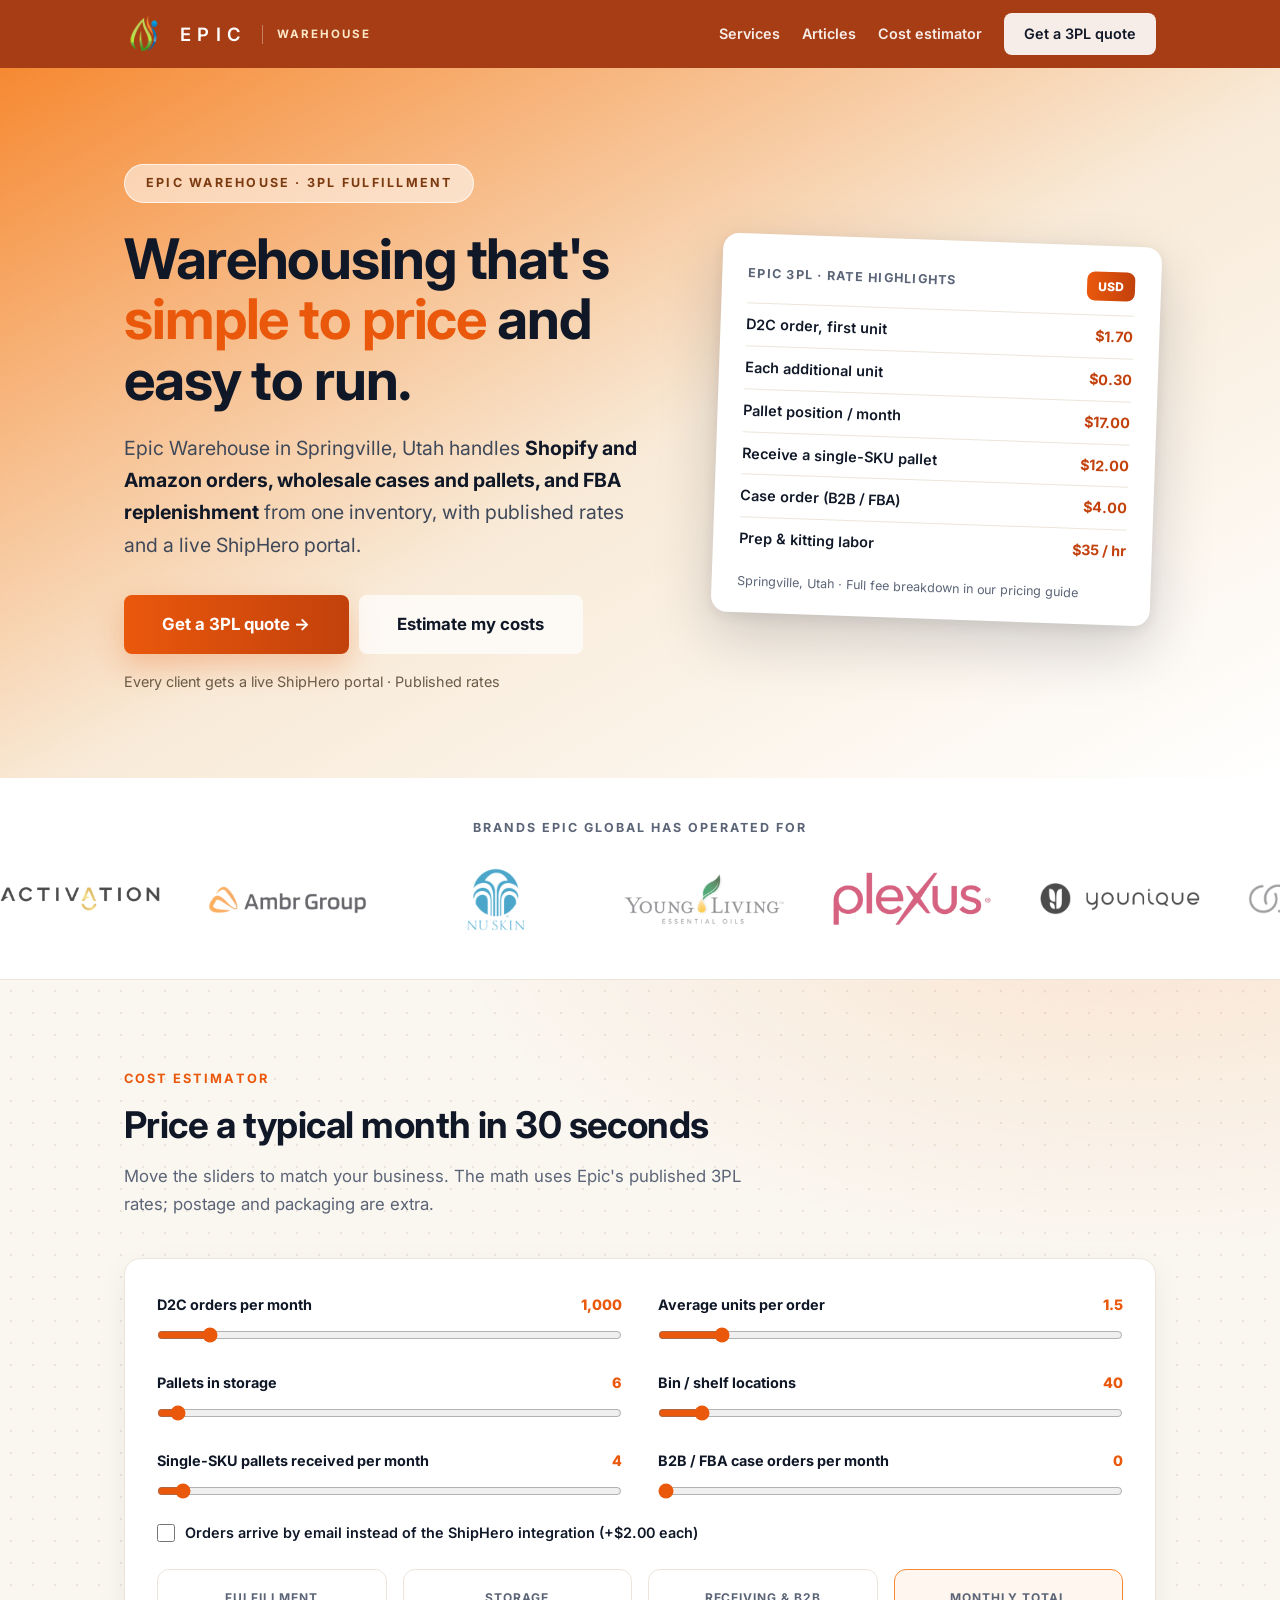
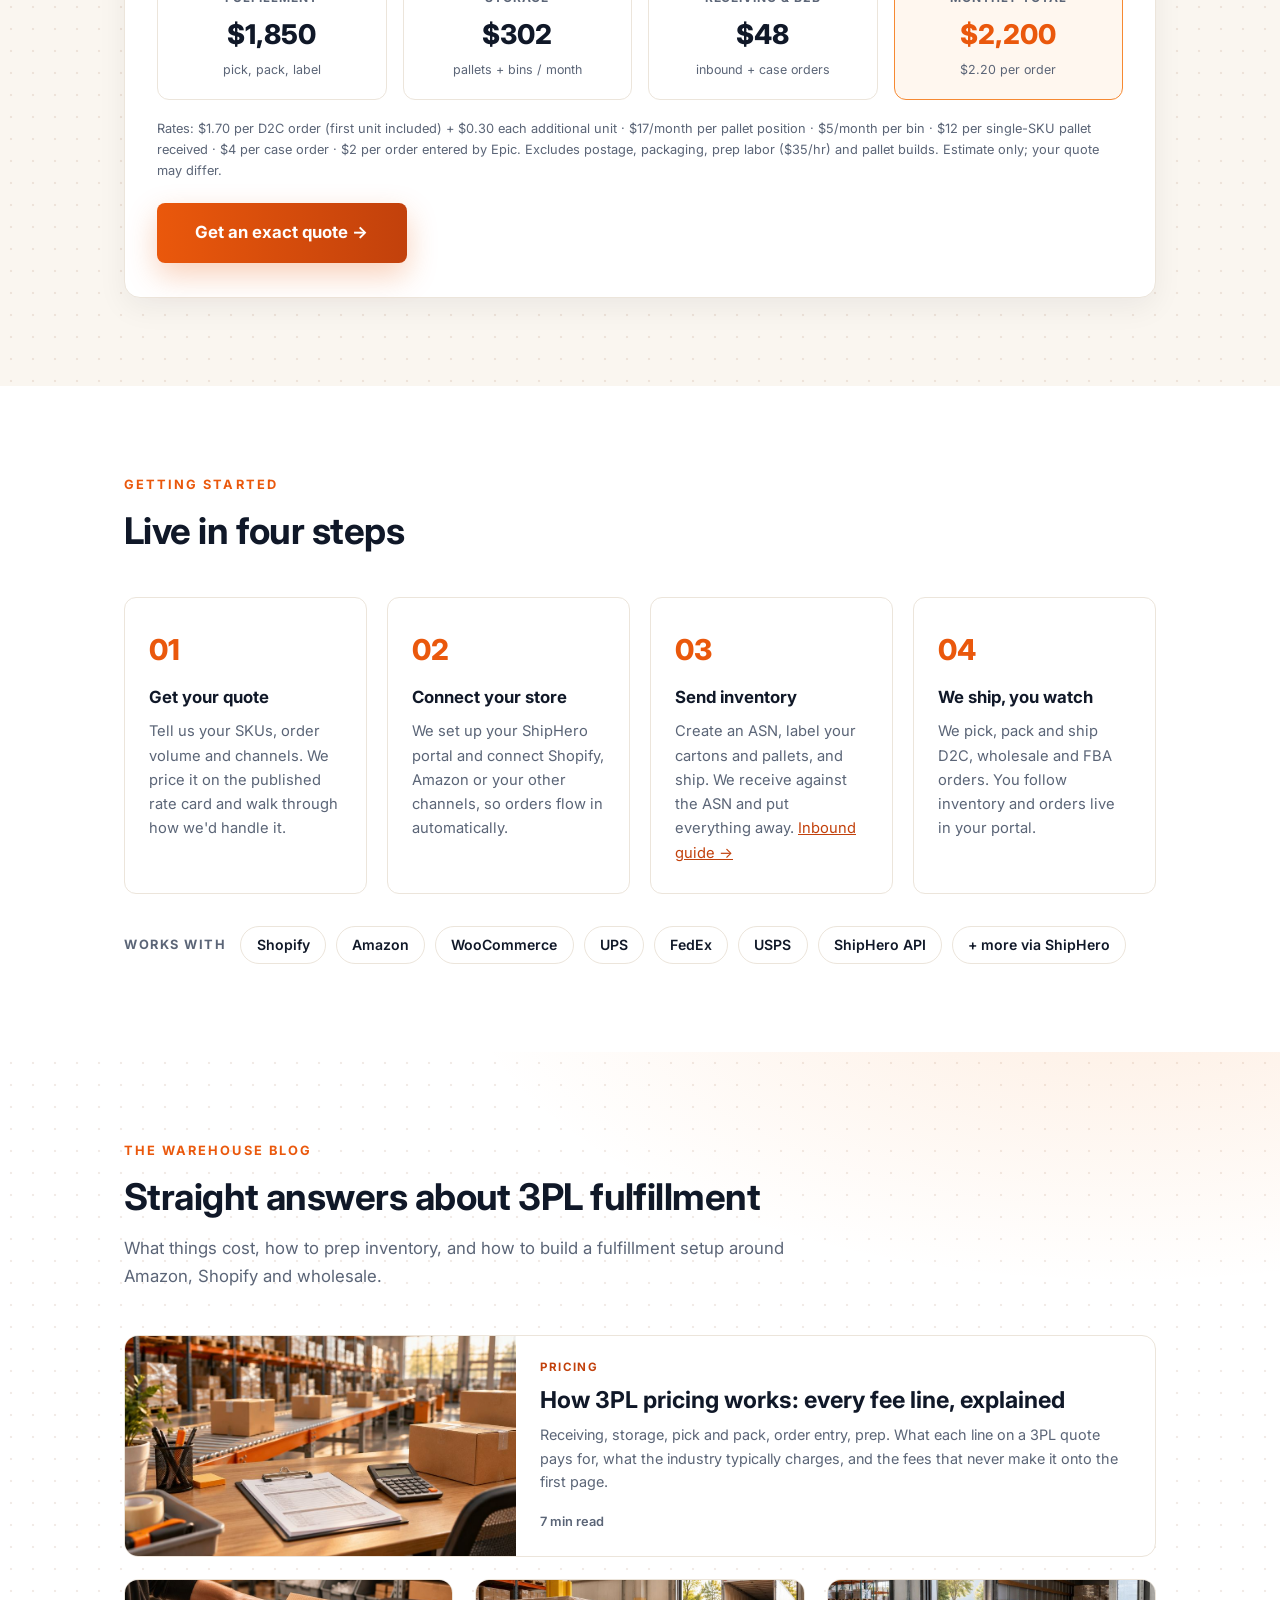
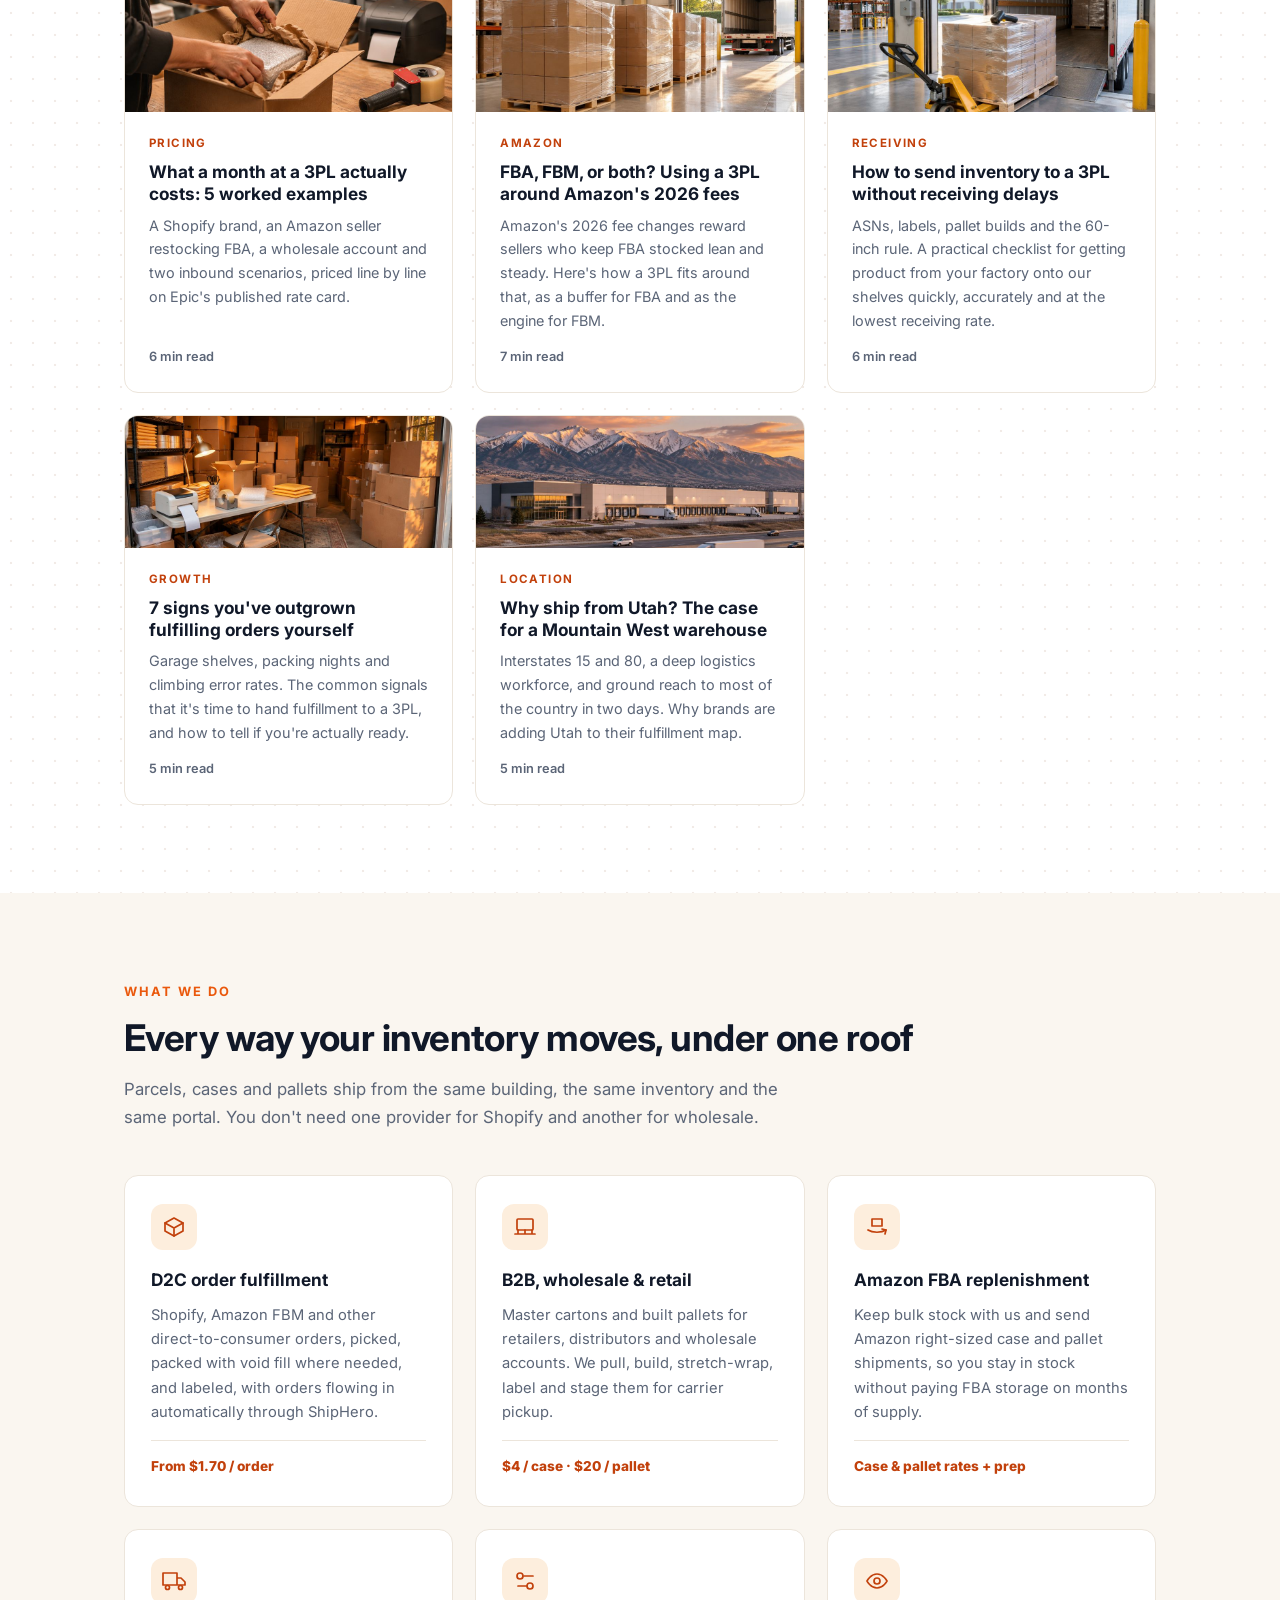
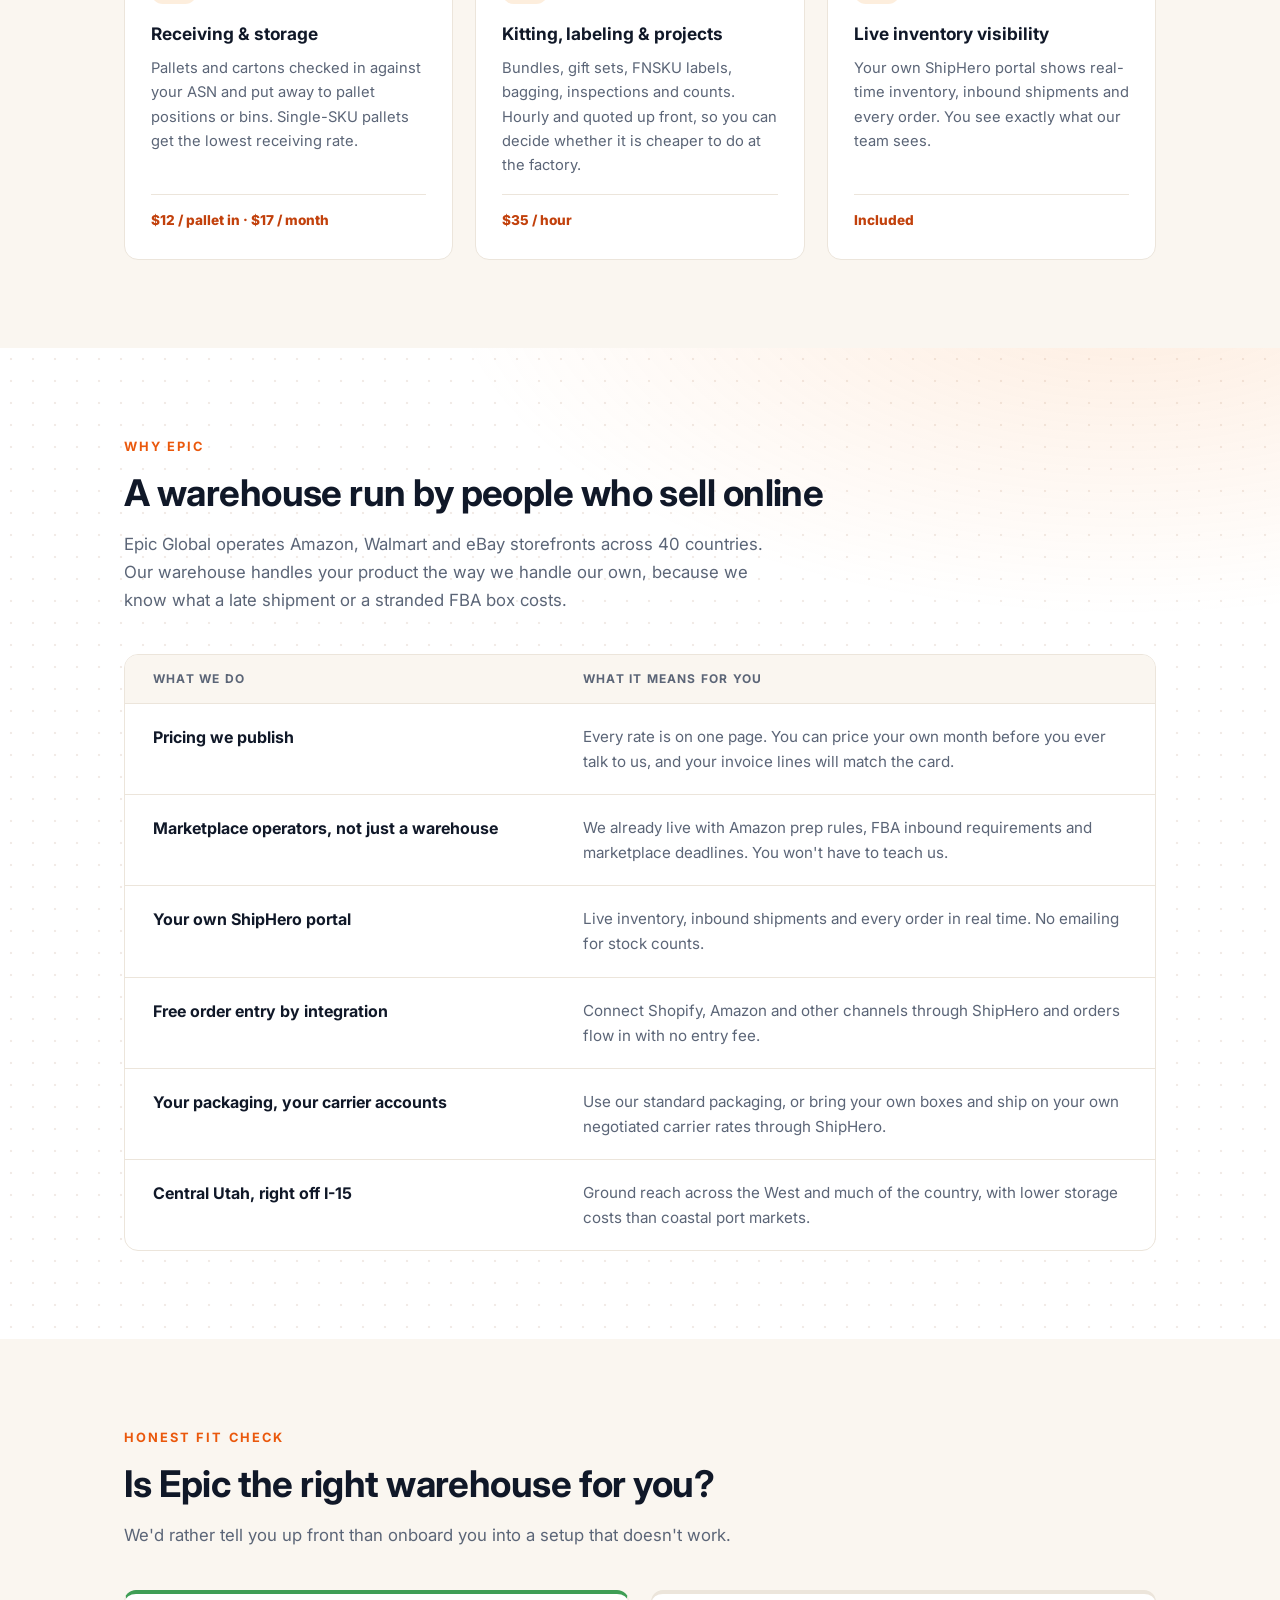
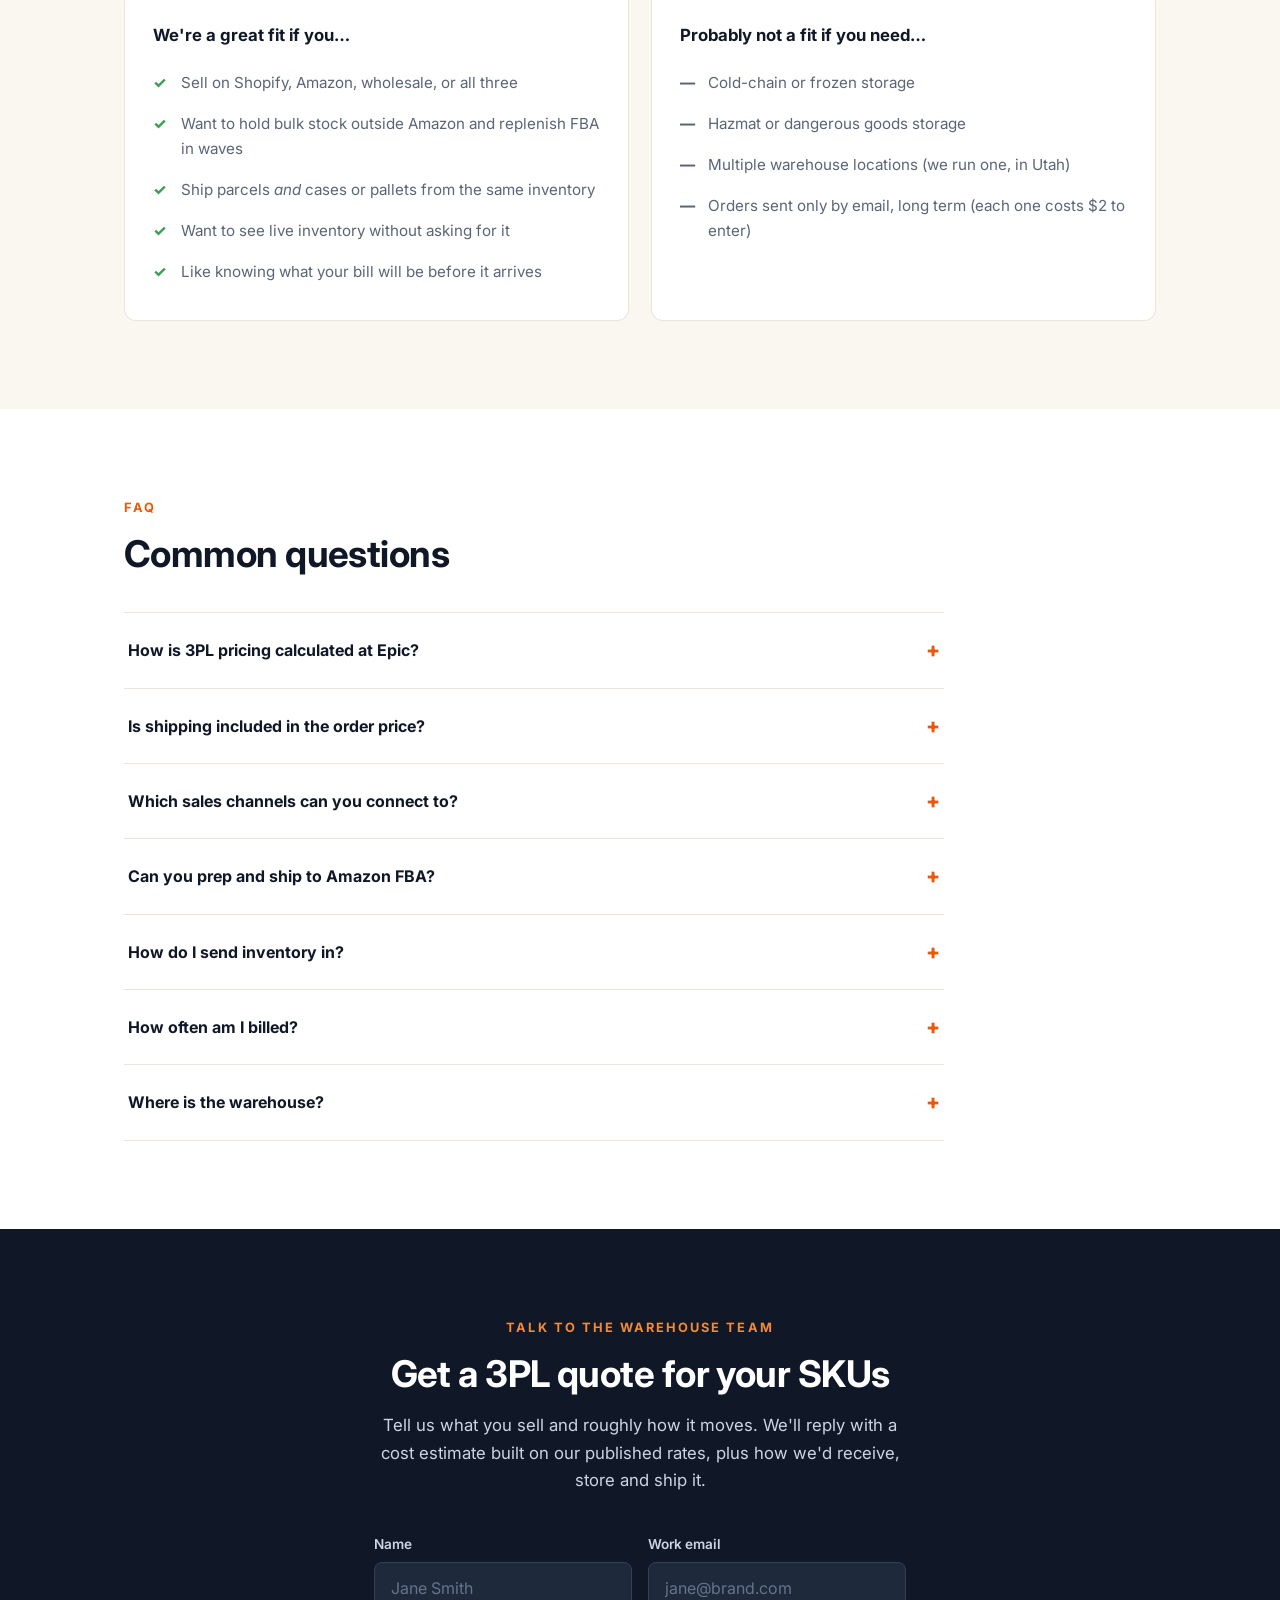
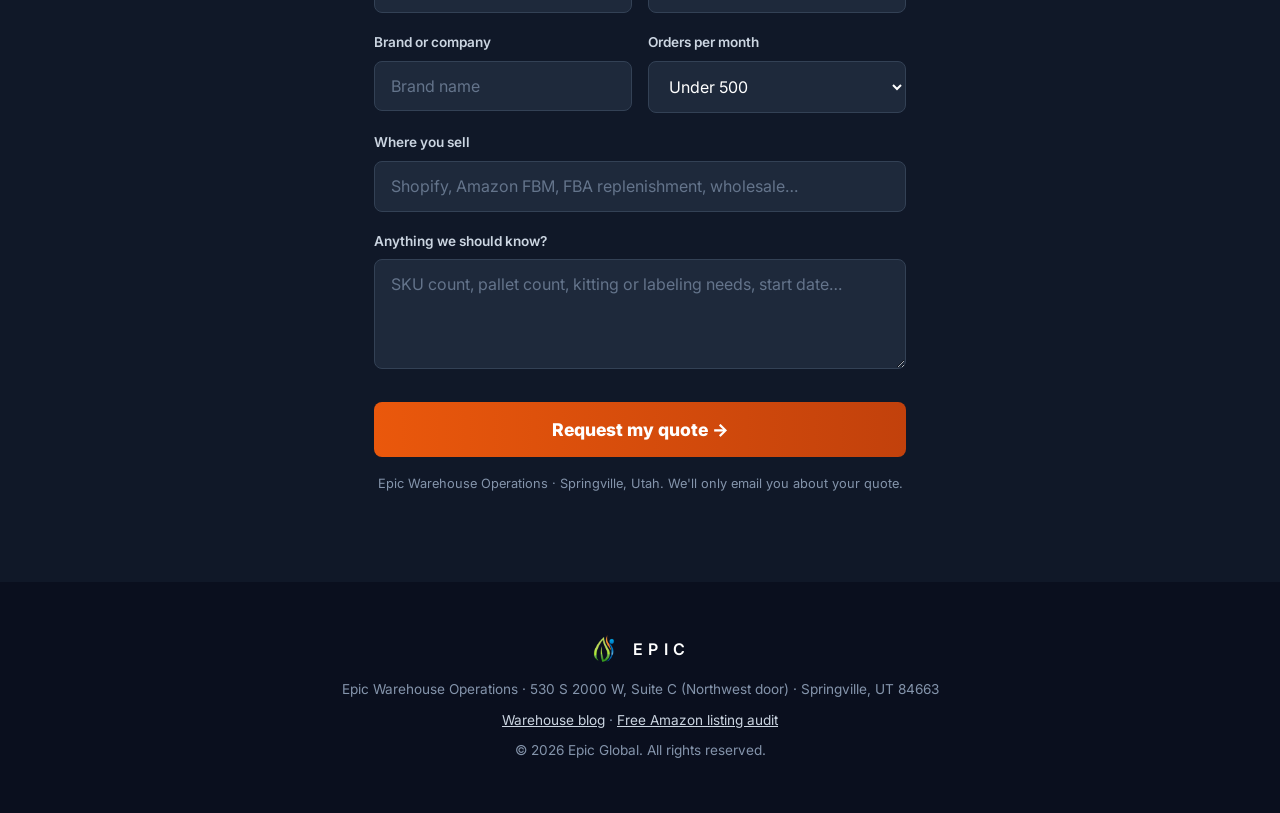
<file: index.html>
<!DOCTYPE html>
<html lang="en"><head>
<meta charset="UTF-8">
<meta name="viewport" content="width=device-width, initial-scale=1.0">
<title>Warehouse &amp; 3PL Fulfillment Blog | Epic Warehouse, Springville, Utah</title>
<meta name="description" content="Practical guides to 3PL pricing, Amazon FBA and FBM, receiving and fulfillment from Epic&#x27;s warehouse team in Springville, Utah, with a free cost estimator.">
<link rel="canonical" href="https://goglobalwithepic.com/">
<meta property="og:type" content="website">
<meta property="og:url" content="https://goglobalwithepic.com/">
<meta property="og:title" content="Warehouse &amp; 3PL Fulfillment Blog | Epic Warehouse, Springville, Utah">
<meta property="og:description" content="Practical guides to 3PL pricing, Amazon FBA and FBM, receiving and fulfillment from Epic&#x27;s warehouse team in Springville, Utah, with a free cost estimator.">
<meta property="og:image" content="https://goglobalwithepic.com/og-image.png">
<meta name="twitter:card" content="summary_large_image">
<meta name="twitter:title" content="Warehouse &amp; 3PL Fulfillment Blog | Epic Warehouse, Springville, Utah">
<meta name="twitter:description" content="Practical guides to 3PL pricing, Amazon FBA and FBM, receiving and fulfillment from Epic&#x27;s warehouse team in Springville, Utah, with a free cost estimator.">
<link rel="icon" href="/warehouse/assets/epic-mark.png">
<link rel="preconnect" href="https://fonts.googleapis.com">
<link rel="preconnect" href="https://fonts.gstatic.com" crossorigin="">
<link href="https://fonts.googleapis.com/css2?family=Inter:wght@400;500;600;700;800&amp;display=swap" rel="stylesheet">
<link rel="stylesheet" href="/warehouse/assets/blog.css">

<script async src="https://www.googletagmanager.com/gtag/js?id=G-J8RV4ZMKKX"></script>
<script>
  window.dataLayer = window.dataLayer || [];
  function gtag(){dataLayer.push(arguments);}
  gtag('js', new Date());
  gtag('config', 'G-J8RV4ZMKKX');
</script>
<!-- Meta Pixel -->
<script>
  !function(f,b,e,v,n,t,s){if(f.fbq)return;n=f.fbq=function(){n.callMethod?
  n.callMethod.apply(n,arguments):n.queue.push(arguments)};if(!f._fbq)f._fbq=n;
  n.push=n;n.loaded=!0;n.version='2.0';n.queue=[];t=b.createElement(e);t.async=!0;
  t.src=v;s=b.getElementsByTagName(e)[0];s.parentNode.insertBefore(t,s)}(window,
  document,'script','https://connect.facebook.net/en_US/fbevents.js');
  fbq('init', '1447030554141877');
  fbq('track', 'PageView');
</script>
<noscript><img height="1" width="1" style="display:none"
  src="https://www.facebook.com/tr?id=1447030554141877&ev=PageView&noscript=1"></noscript>
</head>
<body>

<header>
  <div class="wrap nav">
    <a class="logo" href="/"><img src="/warehouse/assets/epic-mark.png" alt="Epic Global Inc."><span>EPIC</span><small>Warehouse</small></a>
    <nav class="navlinks">
      <a class="tx" href="/#services">Services</a>
      <a class="tx" href="/#articles">Articles</a>
      <a class="tx" href="/#estimate">Cost estimator</a>
      <a class="cta-sm" href="#quote">Get a 3PL quote</a>
    </nav>
  </div>
</header>

<section class="hero">
  <div class="wrap hero-grid">
    <div>
      <div class="pill">Epic Warehouse · 3PL Fulfillment</div>
      <h1>Warehousing that's <em>simple to price</em> and easy to run.</h1>
      <p class="sub">Epic Warehouse in Springville, Utah handles <b>Shopify and Amazon orders, wholesale cases and pallets, and FBA replenishment</b> from one inventory, with published rates and a live ShipHero portal.</p>
      <a class="cta" href="#quote">Get a 3PL quote →</a><a class="cta ghost" href="#estimate">Estimate my costs</a>
      <div class="quiet">Every client gets a live ShipHero portal · Published rates</div>
    </div>
    <div aria-hidden="true">
      <div class="ratecard">
        <div class="rc-head"><span class="rc-title">Epic 3PL · Rate highlights</span><span class="rc-tag">USD</span></div>
        <div class="rc-row"><span>D2C order, first unit</span><b>$1.70</b></div>
        <div class="rc-row"><span>Each additional unit</span><b>$0.30</b></div>
        <div class="rc-row"><span>Pallet position / month</span><b>$17.00</b></div>
        <div class="rc-row"><span>Receive a single-SKU pallet</span><b>$12.00</b></div>
        <div class="rc-row"><span>Case order (B2B / FBA)</span><b>$4.00</b></div>
        <div class="rc-row"><span>Prep &amp; kitting labor</span><b>$35 / hr</b></div>
        <div class="rc-foot">Springville, Utah · Full fee breakdown in our pricing guide</div>
      </div>
    </div>
  </div>
</section>


<div class="logohead">Brands Epic Global has operated for</div>
<div class="logostrip" aria-label="Brands Epic Global has operated for">
  <div class="marquee" id="logoMarquee">
    <div class="marquee__group">
      <div class="logo-cell"><img src="/logos/activation.png" alt="ACTIVATION" loading="lazy"></div>
      <div class="logo-cell"><img src="/logos/ambr-group.png" alt="Ambr Group" loading="lazy"></div>
      <div class="logo-cell"><img src="/logos/nu-skin.png" alt="NU SKIN" loading="lazy"></div>
      <div class="logo-cell"><img src="/logos/young-living.png" alt="Young Living" loading="lazy"></div>
      <div class="logo-cell"><img src="/logos/plexus.png" alt="plexus" loading="lazy"></div>
      <div class="logo-cell"><img src="/logos/younique.png" alt="Younique" loading="lazy"></div>
      <div class="logo-cell"><img src="/logos/ageloc.png" alt="ageLOC" loading="lazy"></div>
      <div class="logo-cell"><img src="/logos/bucked-up.png" alt="BUCKED UP" loading="lazy"></div>
      <div class="logo-cell"><img src="/logos/serovital.png" alt="SeroVital" loading="lazy"></div>
      <div class="logo-cell"><img src="/logos/pharmanex.png" alt="PHARMANEX" loading="lazy"></div>
      <div class="logo-cell"><img src="/logos/thrive.png" alt="thrive" loading="lazy"></div>
      <div class="logo-cell"><img src="/logos/truvy.png" alt="Truvy" loading="lazy"></div>
      <div class="logo-cell"><img src="/logos/tranont.png" alt="TRANONT" loading="lazy"></div>
      <div class="logo-cell"><img src="/logos/reuzel.png" alt="REUZEL" loading="lazy"></div>
      <div class="logo-cell"><img src="/logos/relacore.png" alt="RELACORE" loading="lazy"></div>
      <div class="logo-cell"><img src="/logos/r-f.png" alt="R+F" loading="lazy"></div>
      <div class="logo-cell"><img src="/logos/zantrex.png" alt="Zantrex" loading="lazy"></div>
      <div class="logo-cell"><img src="/logos/riman.png" alt="Riman" loading="lazy"></div>
      <div class="logo-cell"><img src="/logos/organo.png" alt="ORGANO" loading="lazy"></div>
      <div class="logo-cell"><img src="/logos/now.png" alt="now" loading="lazy"></div>
      <div class="logo-cell"><img src="/logos/novex-biotech.png" alt="Novex Biotech" loading="lazy"></div>
      <div class="logo-cell"><img src="/logos/neumi.png" alt="neumi" loading="lazy"></div>
      <div class="logo-cell"><img src="/logos/muscle-moose.png" alt="MUSCLE MOOSE" loading="lazy"></div>
      <div class="logo-cell"><img src="/logos/mixhers.png" alt="mixhers" loading="lazy"></div>
      <div class="logo-cell"><img src="/logos/midisem.png" alt="MIDISEM" loading="lazy"></div>
      <div class="logo-cell"><img src="/logos/made.png" alt="made" loading="lazy"></div>
      <div class="logo-cell"><img src="/logos/live-pure.png" alt="Live PURE" loading="lazy"></div>
      <div class="logo-cell"><img src="/logos/lionstrike.png" alt="lionstrike" loading="lazy"></div>
      <div class="logo-cell"><img src="/logos/lifening.png" alt="Lifening" loading="lazy"></div>
      <div class="logo-cell"><img src="/logos/life-cider.png" alt="life cider" loading="lazy"></div>
      <div class="logo-cell"><img src="/logos/kings.png" alt="KINGS" loading="lazy"></div>
      <div class="logo-cell"><img src="/logos/incellderm.png" alt="INCELLDERM" loading="lazy"></div>
      <div class="logo-cell"><img src="/logos/ice-elements.png" alt="ICE ELEMENTS" loading="lazy"></div>
      <div class="logo-cell"><img src="/logos/healthy-home.png" alt="HEALTHY home" loading="lazy"></div>
      <div class="logo-cell"><img src="/logos/h2o-cardio.png" alt="H2O CARDIO" loading="lazy"></div>
      <div class="logo-cell"><img src="/logos/gentlemen-republic.png" alt="Gentlemen Republic" loading="lazy"></div>
      <div class="logo-cell"><img src="/logos/epoch.png" alt="epoch" loading="lazy"></div>
      <div class="logo-cell"><img src="/logos/doctors-best.png" alt="Doctor's BEST" loading="lazy"></div>
      <div class="logo-cell"><img src="/logos/botalab.png" alt="botalab" loading="lazy"></div>
      <div class="logo-cell"><img src="/logos/bona-botanica.png" alt="BONA BOTANICA" loading="lazy"></div>
      <div class="logo-cell"><img src="/logos/bode-pro.png" alt="bode PRO" loading="lazy"></div>
      <div class="logo-cell"><img src="/logos/beauty-focus.png" alt="BEAUTY FOCUS" loading="lazy"></div>
      <div class="logo-cell"><img src="/logos/ap-24.png" alt="AP 24" loading="lazy"></div>
      <div class="logo-cell"><img src="/logos/perfect-press.png" alt="PERFECT PRESS" loading="lazy"></div>
      <div class="logo-cell"><img src="/logos/phonesoap.png" alt="PHONESOAP" loading="lazy"></div>
      <div class="logo-cell"><img src="/logos/pure-fuel.png" alt="PURE FUEL" loading="lazy"></div>
      <div class="logo-cell"><img src="/logos/radiansome.png" alt="RADIANSOME" loading="lazy"></div>
      <div class="logo-cell"><img src="/logos/simmtronics.png" alt="Simmtronics" loading="lazy"></div>
      <div class="logo-cell"><img src="/logos/sutera.png" alt="sutera" loading="lazy"></div>
      <div class="logo-cell"><img src="/logos/think-smarter-products.png" alt="Think Smarter Products" loading="lazy"></div>
      <div class="logo-cell"><img src="/logos/zive.png" alt="Zive" loading="lazy"></div>
    </div>
  </div>
</div>
<script>(function(){var m=document.getElementById('logoMarquee');if(!m)return;var c=m.querySelector('.marquee__group').cloneNode(true);c.setAttribute('data-clone','1');m.appendChild(c);})();</script>

<section class="soft tex" id="estimate">
  <div class="wrap">
    <div class="kicker">Cost estimator</div>
    <h2>Price a typical month in 30 seconds</h2>
    <p class="lead">Move the sliders to match your business. The math uses Epic's published 3PL rates; postage and packaging are extra.</p>
    <div class="calc">
      <div class="inputs">
        <div><label for="e-orders">D2C orders per month <output id="o-orders"></output></label><input type="range" id="e-orders" min="0" max="10000" step="50" value="1000"></div>
        <div><label for="e-units">Average units per order <output id="o-units"></output></label><input type="range" id="e-units" min="1" max="5" step="0.1" value="1.5"></div>
        <div><label for="e-pallets">Pallets in storage <output id="o-pallets"></output></label><input type="range" id="e-pallets" min="0" max="200" step="1" value="6"></div>
        <div><label for="e-bins">Bin / shelf locations <output id="o-bins"></output></label><input type="range" id="e-bins" min="0" max="500" step="5" value="40"></div>
        <div><label for="e-inbound">Single-SKU pallets received per month <output id="o-inbound"></output></label><input type="range" id="e-inbound" min="0" max="100" step="1" value="4"></div>
        <div><label for="e-cases">B2B / FBA case orders per month <output id="o-cases"></output></label><input type="range" id="e-cases" min="0" max="500" step="5" value="0"></div>
      </div>
      <label class="chk" for="e-email"><input type="checkbox" id="e-email"> Orders arrive by email instead of the ShipHero integration (+$2.00 each)</label>
      <div class="tiles">
        <div class="tile"><div class="t-l">Fulfillment</div><div class="t-v" id="t-ful">$0</div><div class="t-s">pick, pack, label</div></div>
        <div class="tile"><div class="t-l">Storage</div><div class="t-v" id="t-sto">$0</div><div class="t-s">pallets + bins / month</div></div>
        <div class="tile"><div class="t-l">Receiving &amp; B2B</div><div class="t-v" id="t-rec">$0</div><div class="t-s">inbound + case orders</div></div>
        <div class="tile hot"><div class="t-l">Monthly total</div><div class="t-v" id="t-tot">$0</div><div class="t-s" id="t-per">per order</div></div>
      </div>
      <p class="fine-math">Rates: $1.70 per D2C order (first unit included) + $0.30 each additional unit · $17/month per pallet position · $5/month per bin · $12 per single-SKU pallet received · $4 per case order · $2 per order entered by Epic. Excludes postage, packaging, prep labor ($35/hr) and pallet builds. Estimate only; your quote may differ.</p>
      <a class="cta" href="#quote" style="margin-top:22px">Get an exact quote →</a>
    </div>
  </div>
</section>
<script>
(function(){
  var $=function(id){return document.getElementById(id)};
  var fmt=function(n){return '$'+n.toLocaleString('en-US',{minimumFractionDigits:0,maximumFractionDigits:0})};
  function calc(){
    var o=+$('e-orders').value,u=+$('e-units').value,p=+$('e-pallets').value,b=+$('e-bins').value,
        r=+$('e-inbound').value,c=+$('e-cases').value,em=$('e-email').checked;
    $('o-orders').textContent=o.toLocaleString(); $('o-units').textContent=u.toFixed(1);
    $('o-pallets').textContent=p; $('o-bins').textContent=b; $('o-inbound').textContent=r; $('o-cases').textContent=c;
    var ful=o*1.70+o*(u-1)*0.30+(em?(o+c)*2:0), sto=p*17+b*5, rec=r*12+c*4, tot=ful+sto+rec;
    $('t-ful').textContent=fmt(ful); $('t-sto').textContent=fmt(sto); $('t-rec').textContent=fmt(rec); $('t-tot').textContent=fmt(tot);
    var n=o+c; $('t-per').textContent=n? '$'+(tot/n).toFixed(2)+' per order':'per order';
  }
  ['e-orders','e-units','e-pallets','e-bins','e-inbound','e-cases','e-email'].forEach(function(id){$(id).addEventListener('input',calc)});
  calc();
})();
</script>
<section id="how">
  <div class="wrap">
    <div class="kicker">Getting started</div>
    <h2>Live in four steps</h2>
    <div class="steps4">
      <div class="step"><div class="k">01</div><h3>Get your quote</h3><p>Tell us your SKUs, order volume and channels. We price it on the published rate card and walk through how we'd handle it.</p></div>
      <div class="step"><div class="k">02</div><h3>Connect your store</h3><p>We set up your ShipHero portal and connect Shopify, Amazon or your other channels, so orders flow in automatically.</p></div>
      <div class="step"><div class="k">03</div><h3>Send inventory</h3><p>Create an ASN, label your cartons and pallets, and ship. We receive against the ASN and put everything away. <a href="/warehouse/sending-inventory-to-a-3pl.html">Inbound guide →</a></p></div>
      <div class="step"><div class="k">04</div><h3>We ship, you watch</h3><p>We pick, pack and ship D2C, wholesale and FBA orders. You follow inventory and orders live in your portal.</p></div>
    </div>
    <div class="chips"><span>Works with</span><b>Shopify</b><b>Amazon</b><b>WooCommerce</b><b>UPS</b><b>FedEx</b><b>USPS</b><b>ShipHero API</b><b>+ more via ShipHero</b></div>
  </div>
</section>
<section class="tex" id="articles">
  <div class="wrap">
    <div class="kicker">The warehouse blog</div>
    <h2>Straight answers about 3PL fulfillment</h2>
    <p class="lead">What things cost, how to prep inventory, and how to build a fulfillment setup around Amazon, Shopify and wholesale.</p>
    <div class="posts">
      <a class="pcard feature" href="/warehouse/how-3pl-pricing-works.html">
  <div class="cover photo"><img src="/warehouse/assets/img/how-3pl-pricing-works.jpg" alt="Clipboard and calculator on a warehouse desk" loading="lazy" width="960" height="537"></div>
  <div class="body"><div class="tag">Pricing</div><h3>How 3PL pricing works: every fee line, explained</h3><p>Receiving, storage, pick and pack, order entry, prep. What each line on a 3PL quote pays for, what the industry typically charges, and the fees that never make it onto the first page.</p><div class="meta">7 min read</div></div>
</a>
      <a class="pcard" href="/warehouse/3pl-cost-examples.html">
  <div class="cover photo"><img src="/warehouse/assets/img/3pl-cost-examples.jpg" alt="Packing an order at a pack station" loading="lazy" width="960" height="537"></div>
  <div class="body"><div class="tag">Pricing</div><h3>What a month at a 3PL actually costs: 5 worked examples</h3><p>A Shopify brand, an Amazon seller restocking FBA, a wholesale account and two inbound scenarios, priced line by line on Epic's published rate card.</p><div class="meta">6 min read</div></div>
</a><a class="pcard" href="/warehouse/amazon-fba-fbm-3pl-2026.html">
  <div class="cover photo"><img src="/warehouse/assets/img/amazon-fba-fbm-3pl-2026.jpg" alt="Wrapped pallets staged at a truck dock" loading="lazy" width="960" height="537"></div>
  <div class="body"><div class="tag">Amazon</div><h3>FBA, FBM, or both? Using a 3PL around Amazon's 2026 fees</h3><p>Amazon's 2026 fee changes reward sellers who keep FBA stocked lean and steady. Here's how a 3PL fits around that, as a buffer for FBA and as the engine for FBM.</p><div class="meta">7 min read</div></div>
</a><a class="pcard" href="/warehouse/sending-inventory-to-a-3pl.html">
  <div class="cover photo"><img src="/warehouse/assets/img/sending-inventory-to-a-3pl.jpg" alt="Pallet jack with a wrapped pallet at a dock door" loading="lazy" width="960" height="537"></div>
  <div class="body"><div class="tag">Receiving</div><h3>How to send inventory to a 3PL without receiving delays</h3><p>ASNs, labels, pallet builds and the 60-inch rule. A practical checklist for getting product from your factory onto our shelves quickly, accurately and at the lowest receiving rate.</p><div class="meta">6 min read</div></div>
</a><a class="pcard" href="/warehouse/outgrown-in-house-fulfillment.html">
  <div class="cover photo"><img src="/warehouse/assets/img/outgrown-in-house-fulfillment.jpg" alt="Garage crowded with boxes and a packing table" loading="lazy" width="960" height="537"></div>
  <div class="body"><div class="tag">Growth</div><h3>7 signs you've outgrown fulfilling orders yourself</h3><p>Garage shelves, packing nights and climbing error rates. The common signals that it's time to hand fulfillment to a 3PL, and how to tell if you're actually ready.</p><div class="meta">5 min read</div></div>
</a><a class="pcard" href="/warehouse/why-utah-fulfillment.html">
  <div class="cover photo"><img src="/warehouse/assets/img/why-utah-fulfillment.jpg" alt="Warehouse with Utah mountains behind it" loading="lazy" width="960" height="537"></div>
  <div class="body"><div class="tag">Location</div><h3>Why ship from Utah? The case for a Mountain West warehouse</h3><p>Interstates 15 and 80, a deep logistics workforce, and ground reach to most of the country in two days. Why brands are adding Utah to their fulfillment map.</p><div class="meta">5 min read</div></div>
</a>
    </div>
  </div>
</section>



<section class="soft" id="services">
  <div class="wrap">
    <div class="kicker">What we do</div>
    <h2>Every way your inventory moves, under one roof</h2>
    <p class="lead">Parcels, cases and pallets ship from the same building, the same inventory and the same portal. You don't need one provider for Shopify and another for wholesale.</p>
    <div class="svcs">
      <div class="svc"><div class="svc-i"><svg viewBox="0 0 24 24" fill="none" stroke="currentColor" stroke-width="1.7" stroke-linecap="round" stroke-linejoin="round" aria-hidden="true"><path d="M21 8 12 3 3 8v8l9 5 9-5V8Z"/><path d="m3 8 9 5 9-5M12 13v8"/></svg></div><h3>D2C order fulfillment</h3><p>Shopify, Amazon FBM and other direct-to-consumer orders, picked, packed with void fill where needed, and labeled, with orders flowing in automatically through ShipHero.</p><div class="svc-p">From $1.70 / order</div></div>
      <div class="svc"><div class="svc-i"><svg viewBox="0 0 24 24" fill="none" stroke="currentColor" stroke-width="1.7" stroke-linecap="round" stroke-linejoin="round" aria-hidden="true"><rect x="4" y="4" width="16" height="11" rx="1"/><path d="M2 19h20M5 15v4M12 15v4M19 15v4"/></svg></div><h3>B2B, wholesale &amp; retail</h3><p>Master cartons and built pallets for retailers, distributors and wholesale accounts. We pull, build, stretch-wrap, label and stage them for carrier pickup.</p><div class="svc-p">$4 / case · $20 / pallet</div></div>
      <div class="svc"><div class="svc-i"><svg viewBox="0 0 24 24" fill="none" stroke="currentColor" stroke-width="1.7" stroke-linecap="round" stroke-linejoin="round" aria-hidden="true"><path d="M3 15c4.5 3 13.5 3 18 0"/><path d="m17 14 4 1-1 4"/><path d="M7 4h10v7H7z"/></svg></div><h3>Amazon FBA replenishment</h3><p>Keep bulk stock with us and send Amazon right-sized case and pallet shipments, so you stay in stock without paying FBA storage on months of supply.</p><div class="svc-p">Case &amp; pallet rates + prep</div></div>
      <div class="svc"><div class="svc-i"><svg viewBox="0 0 24 24" fill="none" stroke="currentColor" stroke-width="1.7" stroke-linecap="round" stroke-linejoin="round" aria-hidden="true"><path d="M1 4h14v12H1zM15 9h4l4 4v3h-8"/><circle cx="5.5" cy="18.5" r="2"/><circle cx="18.5" cy="18.5" r="2"/></svg></div><h3>Receiving &amp; storage</h3><p>Pallets and cartons checked in against your ASN and put away to pallet positions or bins. Single-SKU pallets get the lowest receiving rate.</p><div class="svc-p">$12 / pallet in · $17 / month</div></div>
      <div class="svc"><div class="svc-i"><svg viewBox="0 0 24 24" fill="none" stroke="currentColor" stroke-width="1.7" stroke-linecap="round" stroke-linejoin="round" aria-hidden="true"><path d="M20 7h-9M14 17H5"/><circle cx="17" cy="17" r="3"/><circle cx="7" cy="7" r="3"/></svg></div><h3>Kitting, labeling &amp; projects</h3><p>Bundles, gift sets, FNSKU labels, bagging, inspections and counts. Hourly and quoted up front, so you can decide whether it is cheaper to do at the factory.</p><div class="svc-p">$35 / hour</div></div>
      <div class="svc"><div class="svc-i"><svg viewBox="0 0 24 24" fill="none" stroke="currentColor" stroke-width="1.7" stroke-linecap="round" stroke-linejoin="round" aria-hidden="true"><path d="M2 12s3.6-7 10-7 10 7 10 7-3.6 7-10 7S2 12 2 12Z"/><circle cx="12" cy="12" r="3"/></svg></div><h3>Live inventory visibility</h3><p>Your own ShipHero portal shows real-time inventory, inbound shipments and every order. You see exactly what our team sees.</p><div class="svc-p">Included</div></div>

    </div>
  </div>
</section>

<section class="tex" id="why">
  <div class="wrap">
    <div class="kicker">Why Epic</div>
    <h2>A warehouse run by people who sell online</h2>
    <p class="lead">Epic Global operates Amazon, Walmart and eBay storefronts across 40 countries. Our warehouse handles your product the way we handle our own, because we know what a late shipment or a stranded FBA box costs.</p>
    <div class="why">
      <div class="why-row why-head"><span>What we do</span><span>What it means for you</span></div>
      <div class="why-row"><h3>Pricing we publish</h3><p>Every rate is on one page. You can price your own month before you ever talk to us, and your invoice lines will match the card.</p></div>
      <div class="why-row"><h3>Marketplace operators, not just a warehouse</h3><p>We already live with Amazon prep rules, FBA inbound requirements and marketplace deadlines. You won't have to teach us.</p></div>
      <div class="why-row"><h3>Your own ShipHero portal</h3><p>Live inventory, inbound shipments and every order in real time. No emailing for stock counts.</p></div>
      <div class="why-row"><h3>Free order entry by integration</h3><p>Connect Shopify, Amazon and other channels through ShipHero and orders flow in with no entry fee.</p></div>
      <div class="why-row"><h3>Your packaging, your carrier accounts</h3><p>Use our standard packaging, or bring your own boxes and ship on your own negotiated carrier rates through ShipHero.</p></div>
      <div class="why-row"><h3>Central Utah, right off I-15</h3><p>Ground reach across the West and much of the country, with lower storage costs than coastal port markets.</p></div>

    </div>
  </div>
</section>





<section class="soft" id="fit">
  <div class="wrap">
    <div class="kicker">Honest fit check</div>
    <h2>Is Epic the right warehouse for you?</h2>
    <p class="lead">We'd rather tell you up front than onboard you into a setup that doesn't work.</p>
    <div class="cols2">
      <div class="qual yes"><h3>We're a great fit if you…</h3><ul>
        <li>Sell on Shopify, Amazon, wholesale, or all three</li>
        <li>Want to hold bulk stock outside Amazon and replenish FBA in waves</li>
        <li>Ship parcels <em>and</em> cases or pallets from the same inventory</li>
        <li>Want to see live inventory without asking for it</li>
        <li>Like knowing what your bill will be before it arrives</li>
      </ul></div>
      <div class="qual no"><h3>Probably not a fit if you need…</h3><ul>
        <li>Cold-chain or frozen storage</li>
        <li>Hazmat or dangerous goods storage</li>
        <li>Multiple warehouse locations (we run one, in Utah)</li>
        <li>Orders sent only by email, long term (each one costs $2 to enter)</li>
      </ul></div>
    </div>
  </div>
</section>

<section class="faq" id="faq">
  <div class="wrap">
    <div class="kicker">FAQ</div>
    <h2>Common questions</h2>
    <details><summary>How is 3PL pricing calculated at Epic?</summary><div class="a">From five parts: receiving (per pallet or box), storage (per pallet position or bin, monthly), fulfillment (per order plus per extra unit, or per case or pallet), order entry ($0 by integration, $2 if we enter it), and labor for special projects ($35/hour). Our <a href="/warehouse/how-3pl-pricing-works.html">pricing guide</a> walks through each one.</div></details>
    <details><summary>Is shipping included in the order price?</summary><div class="a">No. Postage and packaging are billed on top of the pick and pack rate, unless you provide your own packaging or ship on your own carrier accounts through ShipHero.</div></details>
    <details><summary>Which sales channels can you connect to?</summary><div class="a">Anything ShipHero integrates with, including Shopify and Amazon. You can also enter orders yourself in your portal or send them through the ShipHero API at no extra charge.</div></details>
    <details><summary>Can you prep and ship to Amazon FBA?</summary><div class="a">Yes. We ship case and pallet orders to Amazon and can apply FNSKU labels, bundle or bag units as labor. Pre-labeled units from your factory skip that cost. See <a href="/warehouse/amazon-fba-fbm-3pl-2026.html">FBA, FBM, or both?</a></div></details>
    <details><summary>How do I send inventory in?</summary><div class="a">Create an ASN in ShipHero listing the SKUs and quantities, label every carton and pallet, and keep pallets at or under 60 inches tall. Taller pallets are rebuilt as two and stored as two. Full checklist in our <a href="/warehouse/sending-inventory-to-a-3pl.html">inbound guide</a>.</div></details>
    <details><summary>How often am I billed?</summary><div class="a">Storage is calculated monthly and billed every two weeks, along with receiving, fulfillment and any project work from that period.</div></details>
    <details><summary>Where is the warehouse?</summary><div class="a">530 S 2000 W, Suite C (Northwest door), Springville, Utah 84663. That's right off I-15, about an hour south of Salt Lake City.</div></details>
  </div>
</section>

<section class="optin" id="quote">
  <div class="wrap inner">
    <div class="kicker">Talk to the warehouse team</div>
    <h2>Get a 3PL quote for your SKUs</h2>
    <p class="lead">Tell us what you sell and roughly how it moves. We'll reply with a cost estimate built on our published rates, plus how we'd receive, store and ship it.</p>
    <form id="quoteForm" action="https://formspree.io/f/moearngb" method="POST">
      <input type="hidden" name="_subject" value="3PL quote request (Epic Warehouse blog)">
      <input type="hidden" name="source" id="q-source" value="">
      <div class="fields2">
        <div class="field"><label for="q-name">Name</label><input id="q-name" name="name" required placeholder="Jane Smith"></div>
        <div class="field"><label for="q-email">Work email</label><input id="q-email" name="email" type="email" required placeholder="jane@brand.com"></div>
        <div class="field"><label for="q-brand">Brand or company</label><input id="q-brand" name="brand" required placeholder="Brand name"></div>
        <div class="field"><label for="q-orders">Orders per month</label>
          <select id="q-orders" name="orders_per_month">
            <option>Under 500</option><option>500 – 2,000</option><option>2,000 – 10,000</option><option>10,000+</option><option>Mostly case &amp; pallet (B2B / FBA)</option>
          </select></div>
      </div>
      <div class="field"><label for="q-channels">Where you sell</label><input id="q-channels" name="channels" placeholder="Shopify, Amazon FBM, FBA replenishment, wholesale…"></div>
      <div class="field"><label for="q-msg">Anything we should know?</label><textarea id="q-msg" name="message" placeholder="SKU count, pallet count, kitting or labeling needs, start date…"></textarea></div>
      <button class="submit" type="submit">Request my quote →</button>
      <div class="fine">Epic Warehouse Operations · Springville, Utah. We'll only email you about your quote.</div>
      <div class="ok" id="quoteOk">Thanks! The warehouse team has your request and will reply by email.</div>
    </form>
  </div>
</section>

<footer>
  <div class="wrap">
    <div class="fmark"><img src="/warehouse/assets/epic-mark.png" alt=""><span>EPIC</span></div>
    <div>Epic Warehouse Operations · 530 S 2000 W, Suite C (Northwest door) · Springville, UT 84663</div>
    <div style="margin-top:8px"><a href="/">Warehouse blog</a> · <a href="/audit/">Free Amazon listing audit</a></div>
    <div style="margin-top:8px">© 2026 Epic Global. All rights reserved.</div>
  </div>
</footer>

<script>
  // quote form: AJAX submit to Formspree so the visitor stays on the page
  (function(){
    var f=document.getElementById('quoteForm'); if(!f) return;
    document.getElementById('q-source').value=location.pathname;
    f.addEventListener('submit',function(e){
      e.preventDefault();
      var btn=f.querySelector('.submit'); btn.disabled=true; btn.textContent='Sending…';
      fetch(f.action,{method:'POST',body:new FormData(f),headers:{'Accept':'application/json'}})
        .then(function(r){ if(!r.ok) throw 0;
          document.getElementById('quoteOk').style.display='block'; f.reset(); btn.textContent='Sent ✓';
          if(window.gtag) gtag('event','generate_lead',{form:'3pl_quote'});
          if(window.fbq) fbq('track','Lead');
        })
        .catch(function(){ btn.disabled=false; btn.textContent='Request my quote →';
          alert('Something went wrong. Please email hello@globalwithepic.com and we will get right back to you.'); });
    });
  })();
</script>
<script>/* owner edit mode: add ?edit to the URL (see assets/edit.js) */if(/[?&]edit\b/.test(location.search)){(function(){var s=document.createElement("script");s.src="/assets/edit.js";document.head.appendChild(s);})();}</script>
</body></html>
</file>
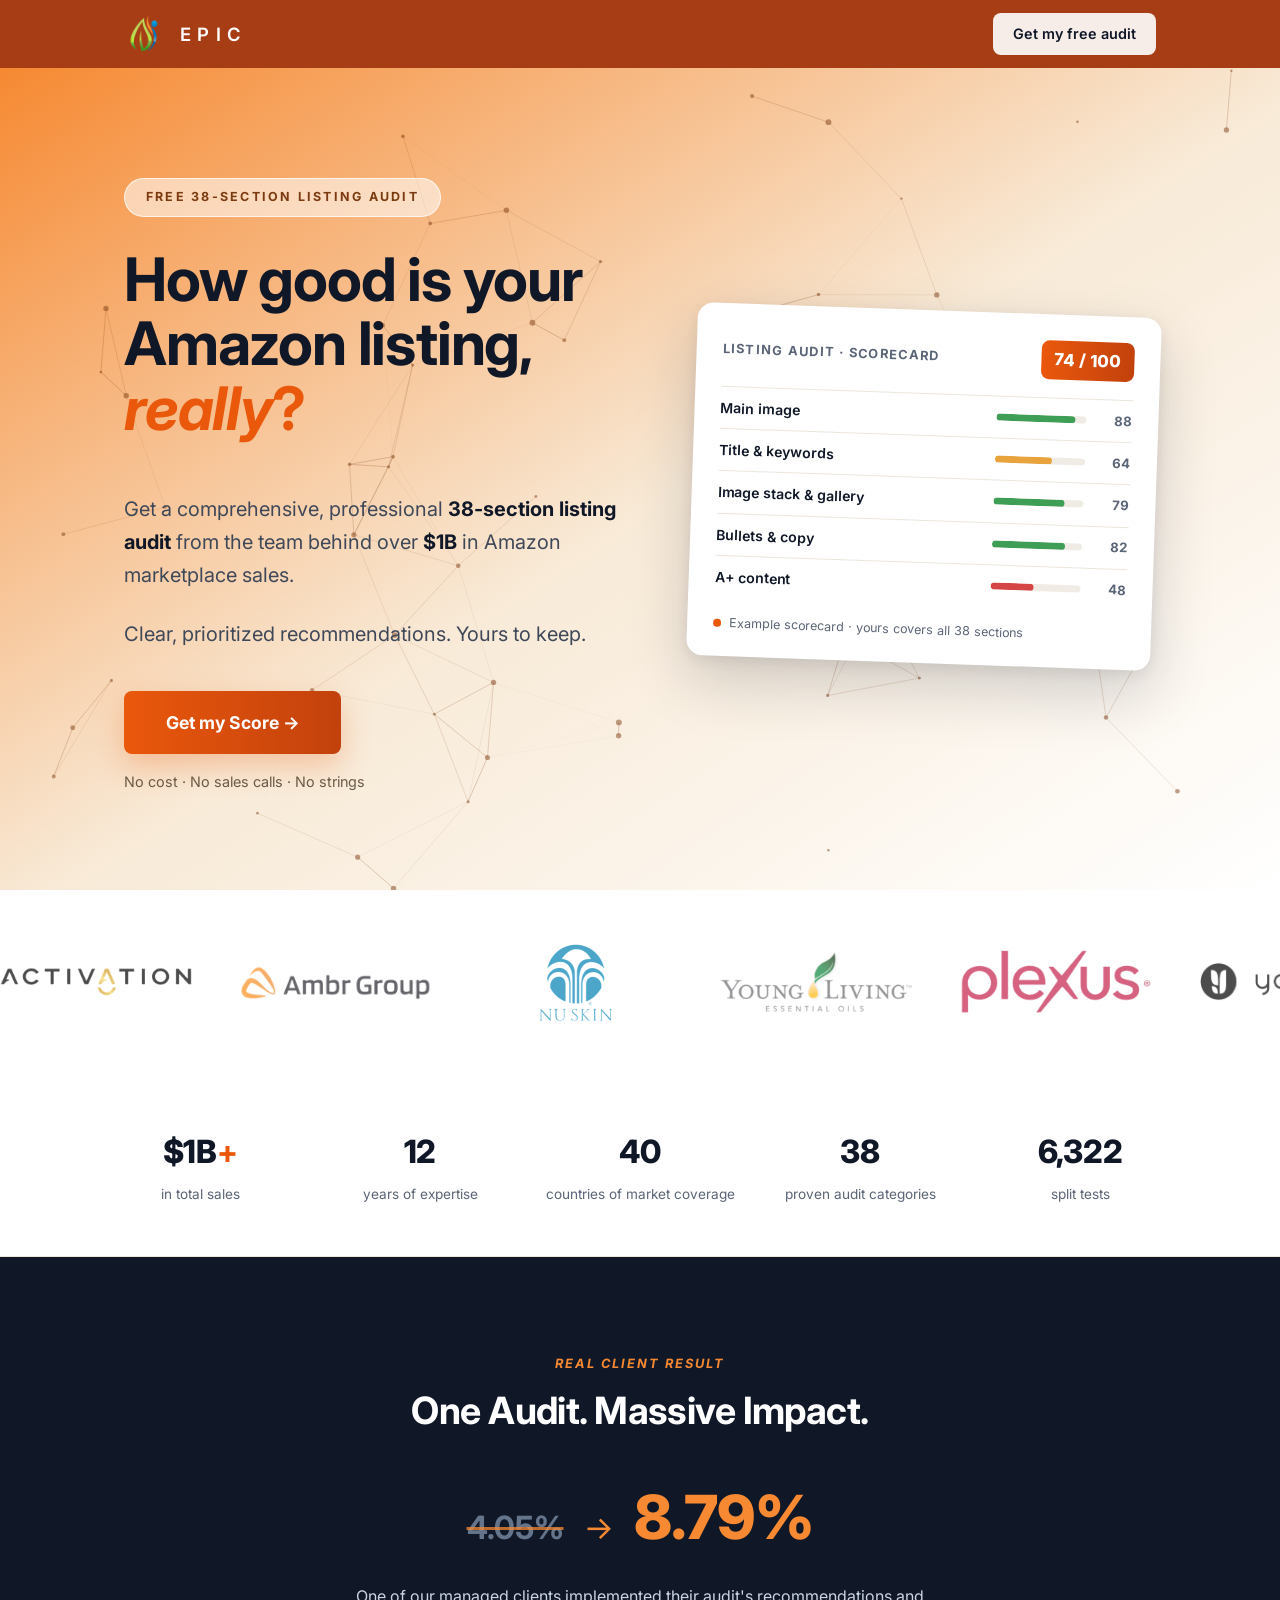
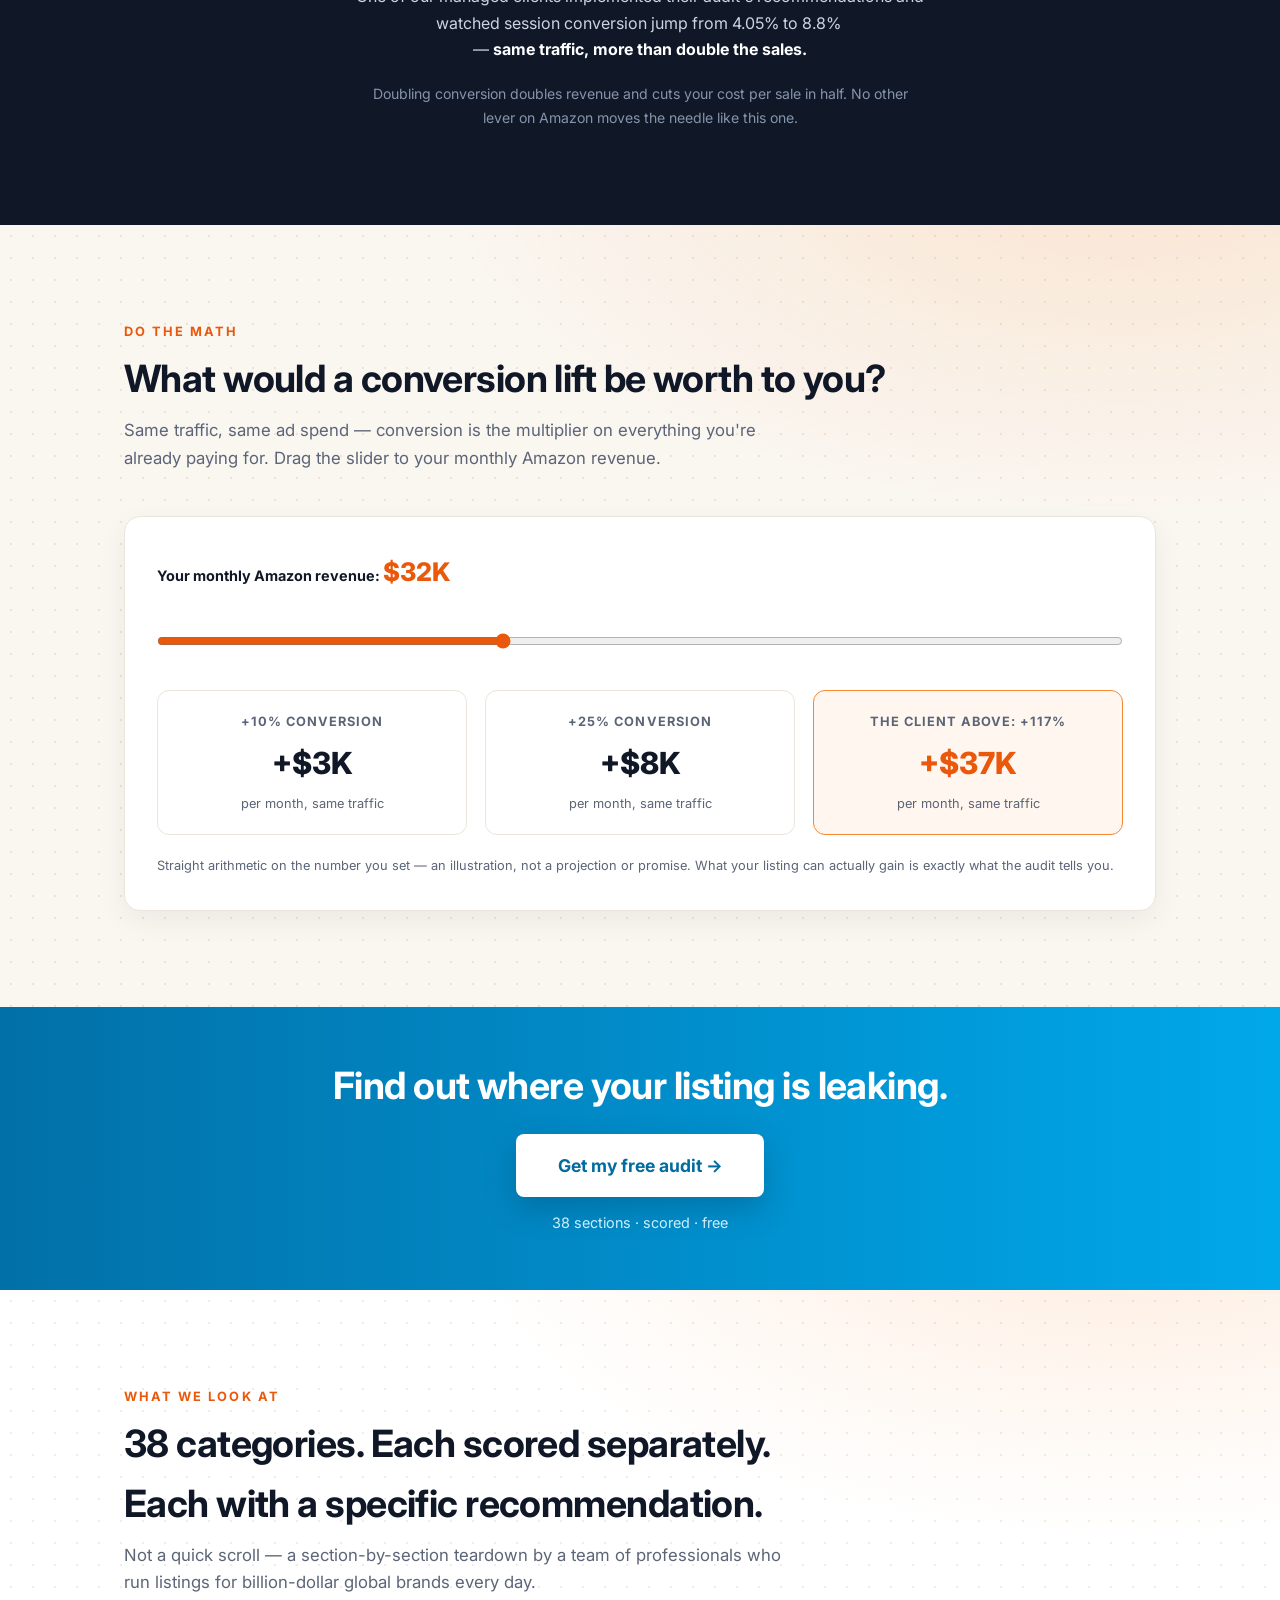
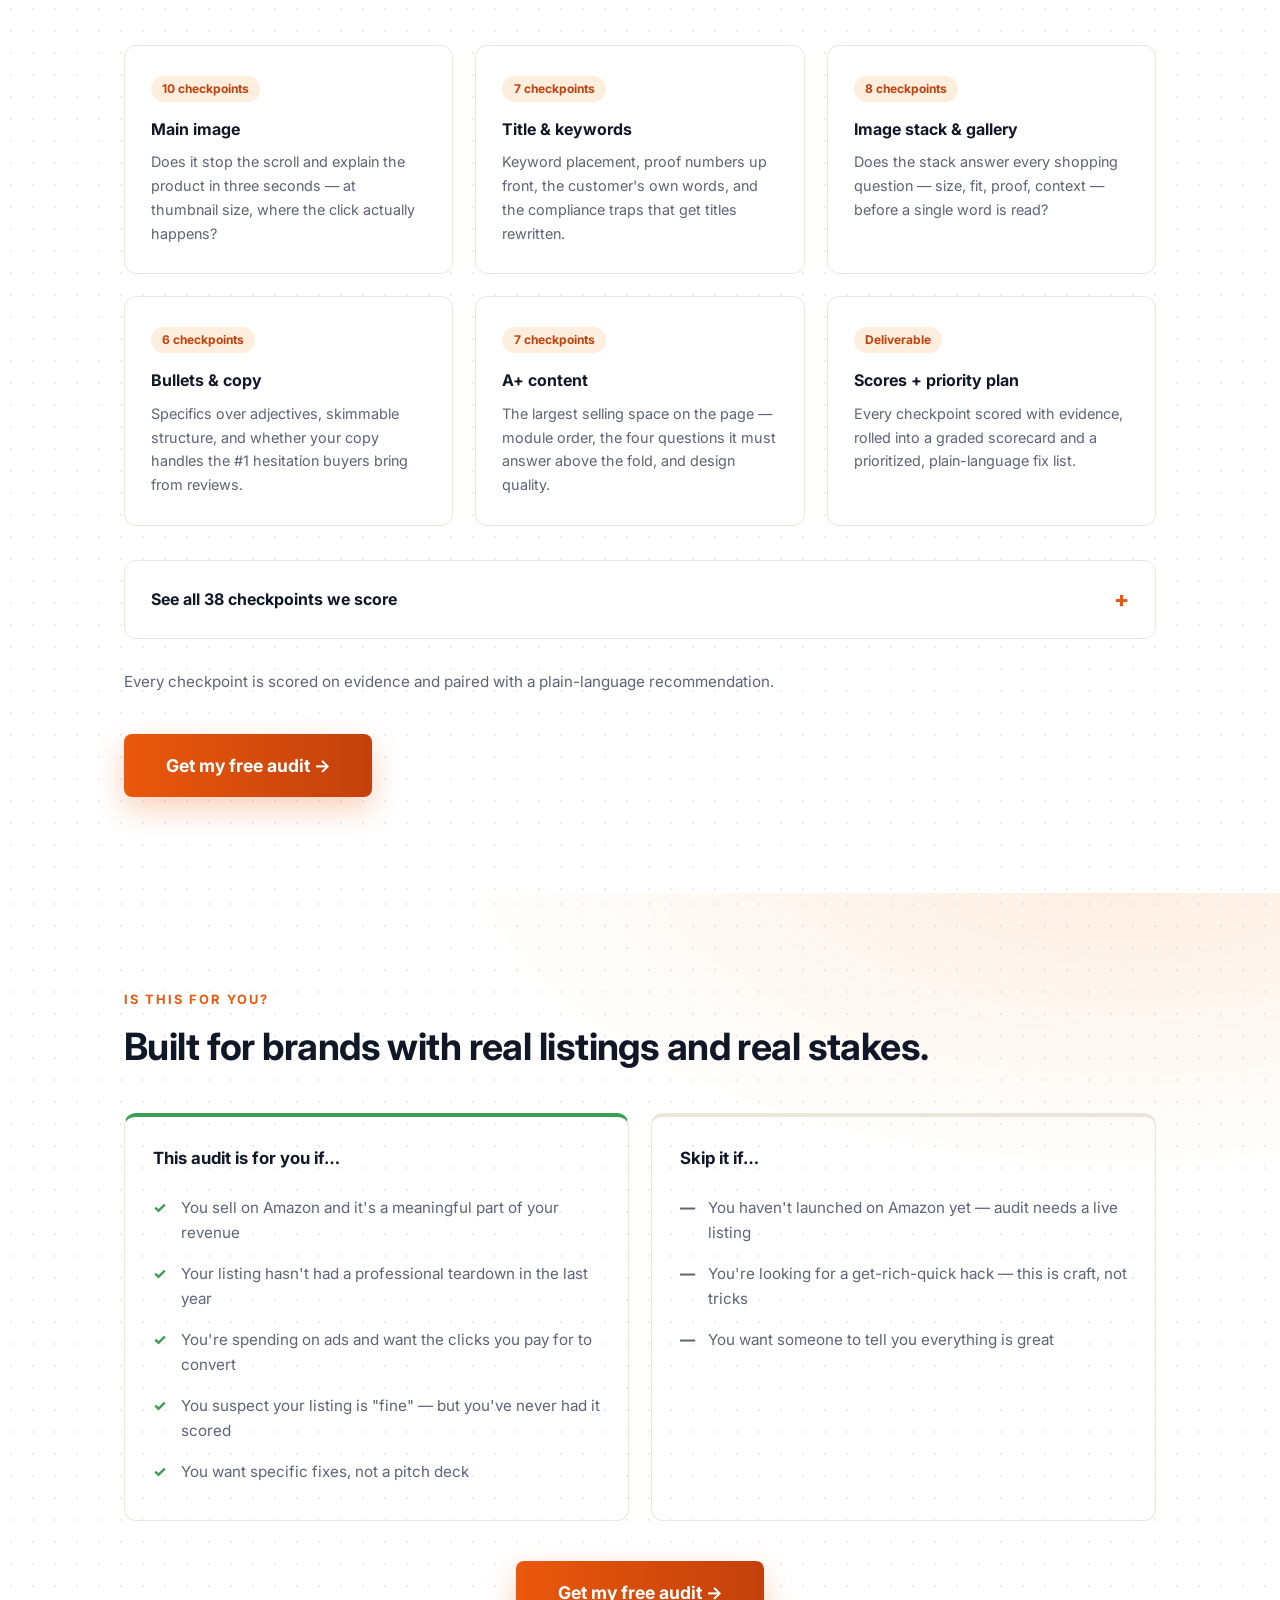
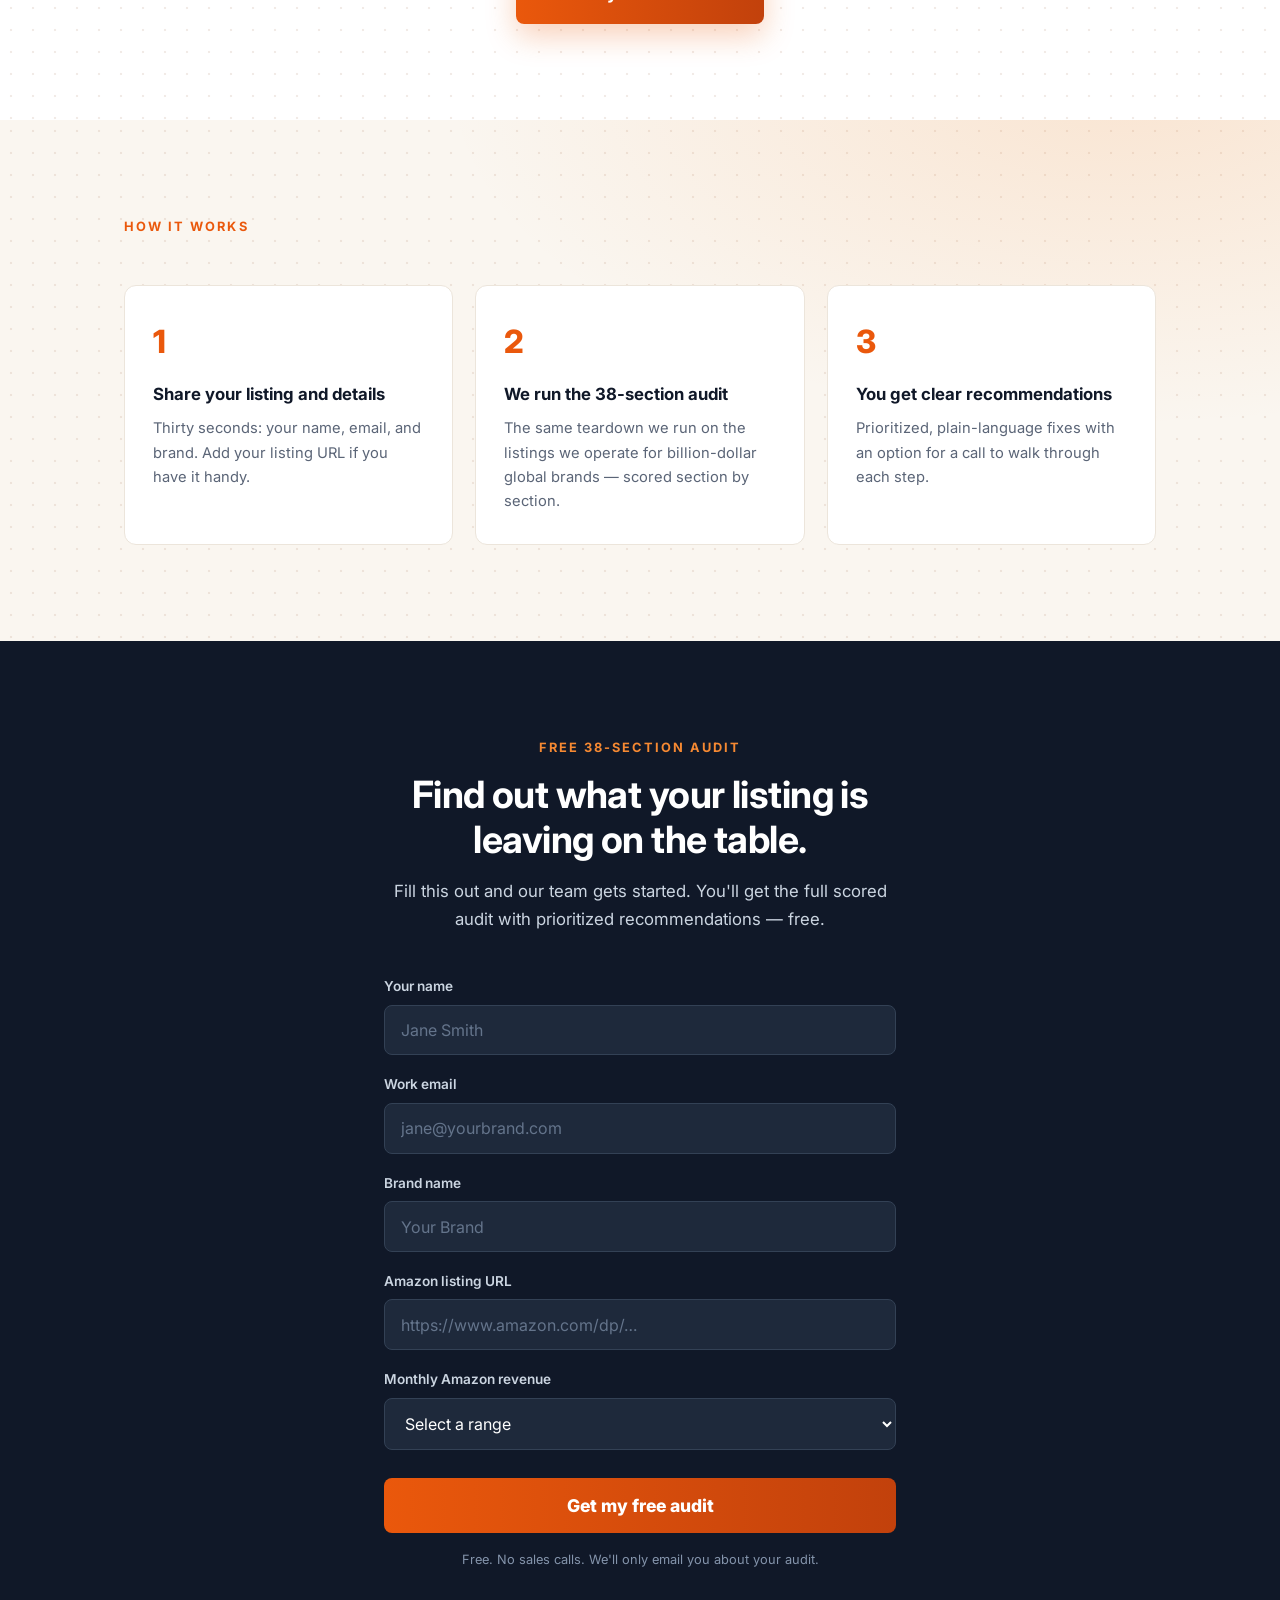
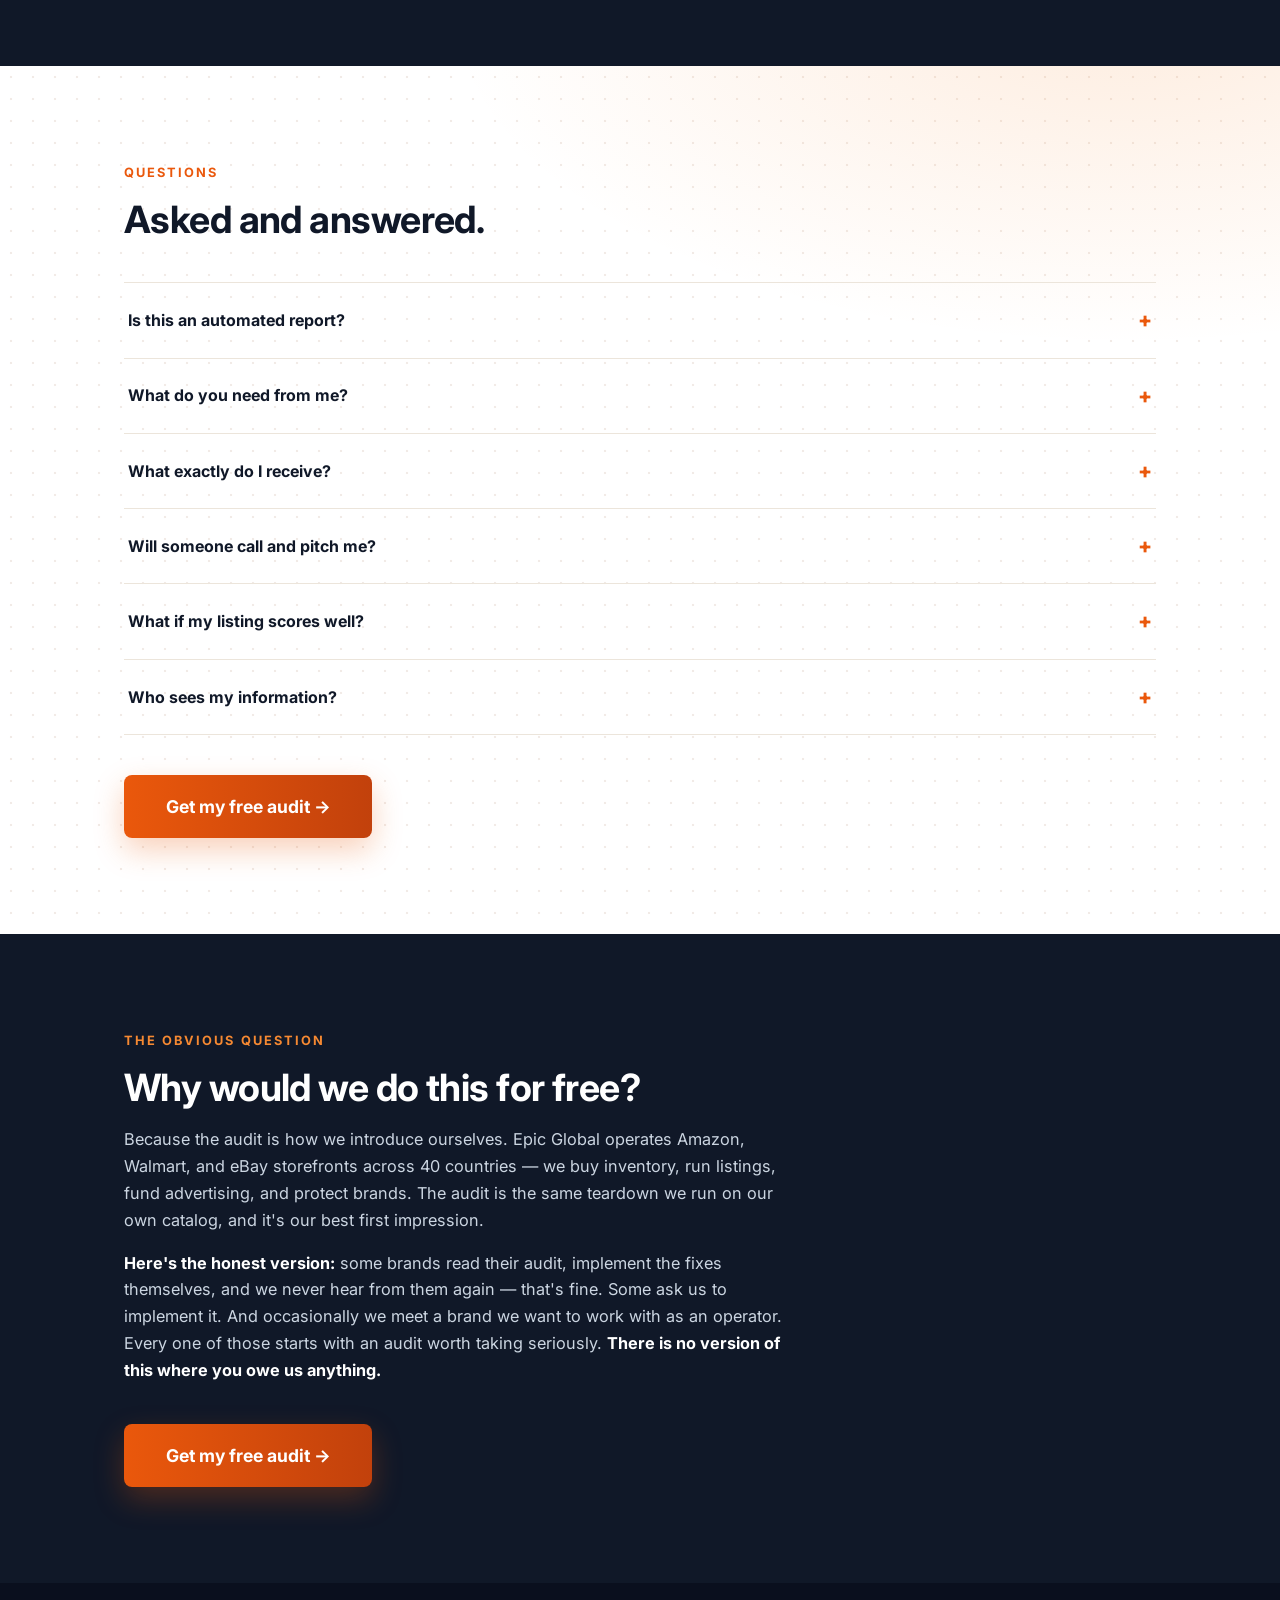
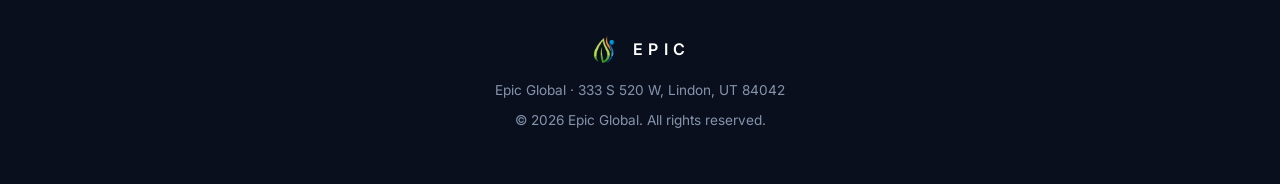
<file: audit/index.html>
<!DOCTYPE html>
<html lang="en"><head>
<meta charset="UTF-8">
<meta name="viewport" content="width=device-width, initial-scale=1.0">
<title>Free 38-Section Amazon Listing Audit — Epic Global</title>
<meta name="description" content="How good is your Amazon listing, really? Get a professional 38-section listing audit from the team behind $1B+ in total marketplace sales across 40 countries. Free, no sales calls.">
<!-- social share card -->
<meta property="og:type" content="website">
<meta property="og:url" content="https://goglobalwithepic.com/audit/">
<link rel="canonical" href="https://goglobalwithepic.com/audit/">
<meta property="og:title" content="How good is your Amazon listing, really?">
<meta property="og:description" content="Free 38-section listing audit from the team behind $1B+ in Amazon marketplace sales. Clear, prioritized recommendations — no cost, no sales calls.">
<meta property="og:image" content="https://goglobalwithepic.com/og-image.png">
<meta property="og:image:width" content="1200">
<meta property="og:image:height" content="630">
<meta name="twitter:card" content="summary_large_image">
<meta name="twitter:title" content="How good is your Amazon listing, really?">
<meta name="twitter:description" content="Free 38-section listing audit from the team behind $1B+ in Amazon marketplace sales.">
<meta name="twitter:image" content="https://goglobalwithepic.com/og-image.png">
<link rel="icon" type="image/png" href="[data-uri]">
<link rel="preconnect" href="https://fonts.googleapis.com">
<link rel="preconnect" href="https://fonts.gstatic.com" crossorigin="">
<link href="https://fonts.googleapis.com/css2?family=Inter:wght@400;500;600;700;800&amp;display=swap" rel="stylesheet">
<!-- Google Analytics 4 -->
<script async src="https://www.googletagmanager.com/gtag/js?id=G-J8RV4ZMKKX"></script>
<script>
  window.dataLayer = window.dataLayer || [];
  function gtag(){dataLayer.push(arguments);}
  gtag('js', new Date());
  gtag('config', 'G-J8RV4ZMKKX');
</script>
<!-- Meta Pixel -->
<script>
  !function(f,b,e,v,n,t,s){if(f.fbq)return;n=f.fbq=function(){n.callMethod?
  n.callMethod.apply(n,arguments):n.queue.push(arguments)};if(!f._fbq)f._fbq=n;
  n.push=n;n.loaded=!0;n.version='2.0';n.queue=[];t=b.createElement(e);t.async=!0;
  t.src=v;s=b.getElementsByTagName(e)[0];s.parentNode.insertBefore(t,s)}(window,
  document,'script','https://connect.facebook.net/en_US/fbevents.js');
  fbq('init', '1447030554141877');
  fbq('track', 'PageView');
</script>
<noscript><img height="1" width="1" style="display:none"
  src="https://www.facebook.com/tr?id=1447030554141877&ev=PageView&noscript=1"></noscript>
<style>
  /* ============================================================
     EDIT ME — spacing & size knobs (Shane: change numbers here,
     hit Commit on GitHub, site updates itself in ~1 minute).
     Bigger number = more room. Units: px = pixels.
     ============================================================ */
  :root{
    --space-section:96px;      /* vertical padding above+below every white/dark section */
    --space-section-mobile:72px; /* same, on phones */
    --space-hero-top:110px;    /* gap between header and the hero pill */
    --space-hero-bottom:96px;  /* gap under the hero's "Free · No sales calls" line */
    --space-after-h2:48px;     /* gap between a section heading block and its cards/grid */
    --space-stats:52px;        /* padding above+below the $1B/12/40/38/6,500 numbers */
    --space-logostrip:44px;    /* padding above+below the scrolling logo banner */
    --space-card:28px;         /* padding inside each white card */
    --logo-speed:160s;         /* one full loop of the logo banner (smaller = faster) */

    /* brand colors — from epicglobalinc.com */
    --ink:#101828; --ink-2:#1e293b; --muted:#5b6577;
    --bg:#ffffff; --bg-soft:#faf6f0; --line:#ece5db;
    --orange:#F68932; --orange-deep:#ea580c; --orange-dark:#c2410c;
    --cream:#f8ead7; --amber-lt:#fde8c8;
  }
  /* ===================== end EDIT ME ========================== */
  *{margin:0;padding:0;box-sizing:border-box}
  html{scroll-behavior:smooth}
  body{font-family:'Inter',-apple-system,BlinkMacSystemFont,'Segoe UI',sans-serif;color:var(--ink);background:var(--bg);line-height:1.65}
  .wrap{max-width:1080px;margin:0 auto;padding:0 24px}
  img{max-width:100%}

  /* header — copper bar, matching epicglobalinc.com */
  header{position:sticky;top:0;z-index:50;background:#8a4a22;background:oklab(0.47 0.125 0.095 / 0.92);backdrop-filter:blur(10px)}
  .nav{display:flex;align-items:center;justify-content:space-between;height:68px}
  .logo{display:flex;align-items:center;gap:14px;text-decoration:none}
  .logo img{width:40px;height:40px}
  .logo span{font-weight:600;font-size:1.15rem;letter-spacing:.35em;color:#fff;padding-left:.1em}
  .nav .cta-sm{background:rgba(255,255,255,.9);color:var(--ink);text-decoration:none;font-weight:600;font-size:.9rem;padding:.6rem 1.25rem;border-radius:8px;transition:background .15s}
  .nav .cta-sm:hover{background:#fff}

  /* hero — Epic's signature warm gradient, dark ink type */
  .hero{background:linear-gradient(to bottom right,var(--orange) 0%,var(--cream) 52%,#fff 100%);padding:var(--space-hero-top) 0 var(--space-hero-bottom);text-align:center;position:relative;overflow:hidden}
  #heroNet{position:absolute;inset:0;width:100%;height:100%;pointer-events:none;opacity:.8}
  .hero .wrap{position:relative}
  .hero-grid{display:grid;grid-template-columns:1.05fr .95fr;gap:56px;align-items:center;text-align:left}
  .hero-grid h1{margin:0}
  .hero-grid .sub{margin-left:0;margin-right:0}
  @media(max-width:860px){.hero-grid{grid-template-columns:1fr;text-align:center}.hero-grid .sub{margin-left:auto;margin-right:auto}.hero-visual{max-width:420px;margin:12px auto 0}}

  /* audit scorecard mockup */
  .hero-visual{position:relative}
  .scorecard{position:relative;background:#fff;border-radius:16px;box-shadow:0 24px 60px rgba(16,24,40,.18),0 4px 14px rgba(16,24,40,.08);padding:26px 26px 22px;transform:rotate(2deg);animation:cardfloat 7s ease-in-out infinite}
  .stamp{position:absolute;right:10px;bottom:44px;transform:rotate(-12deg);font-size:2.5rem;font-weight:800;color:#d64545;border:4px solid #d64545;border-radius:12px;padding:0 14px;letter-spacing:.04em;opacity:.88;background:rgba(255,255,255,.55);pointer-events:none}
  .stamp.hidden{opacity:0}
  .stamp.slam{animation:slam .5s cubic-bezier(.2,1.4,.4,1) forwards}
  @keyframes slam{0%{opacity:0;transform:scale(2.4) rotate(-26deg)}55%{opacity:.95;transform:scale(.9) rotate(-9deg)}100%{opacity:.88;transform:scale(1) rotate(-12deg)}}
  .cta-inverse{background:#fff;color:var(--orange-dark);box-shadow:0 12px 30px rgba(0,0,0,.2)}
  @keyframes cardfloat{0%,100%{transform:rotate(2deg) translateY(0)}50%{transform:rotate(2deg) translateY(-8px)}}
  @media (prefers-reduced-motion: reduce){.scorecard{animation:none}}
  .scorecard .sc-head{display:flex;align-items:center;justify-content:space-between;margin-bottom:18px}
  .scorecard .sc-title{font-size:.8rem;font-weight:700;letter-spacing:.1em;text-transform:uppercase;color:var(--muted)}
  .scorecard .sc-grade{font-size:1.05rem;font-weight:800;color:#fff;background:linear-gradient(to right,var(--orange-deep),var(--orange-dark));border-radius:8px;padding:.35rem .8rem}
  .scorecard .sc-row{display:grid;grid-template-columns:1fr 90px 34px;gap:12px;align-items:center;padding:9px 0;border-top:1px solid var(--line)}
  .scorecard .sc-row .n{font-size:.88rem;font-weight:600;color:var(--ink)}
  .scorecard .sc-bar{height:7px;border-radius:99px;background:#f0ece5;overflow:hidden}
  .scorecard .sc-bar i{display:block;height:100%;border-radius:99px}
  .scorecard .sc-row .v{font-size:.82rem;font-weight:700;color:var(--muted);text-align:right}
  .scorecard .sc-foot{margin-top:16px;font-size:.78rem;color:var(--muted);display:flex;align-items:center;gap:8px}
  .scorecard .sc-foot::before{content:"";width:8px;height:8px;border-radius:50%;background:var(--orange-deep)}
  .hero .pill{display:inline-block;font-size:.78rem;font-weight:700;letter-spacing:.18em;text-transform:uppercase;color:#7c3a10;background:rgba(255,255,255,.55);border:1px solid rgba(255,255,255,.7);border-radius:999px;padding:.5rem 1.3rem;margin-bottom:30px}
  .hero h1{font-size:clamp(2.2rem,5vw,3.75rem);font-weight:700;line-height:1.08;letter-spacing:-.02em;color:var(--ink);max-width:860px;margin:0 auto}
  .hero h1 em{font-style:normal;color:var(--orange-deep)}
  .hero .sub{font-size:clamp(1.05rem,2vw,1.25rem);color:#3f4859;max-width:660px;margin:26px auto 0}
  .hero .sub b{color:var(--ink)}
  .cta{display:inline-block;margin-top:40px;background:linear-gradient(to right,var(--orange-deep),var(--orange-dark));color:#fff;text-decoration:none;font-weight:700;font-size:1.1rem;padding:1.05rem 2.6rem;border-radius:8px;box-shadow:0 12px 30px rgba(234,88,12,.28);transition:transform .12s,filter .15s}
  .cta:hover{filter:brightness(1.06);transform:translateY(-1px)}
  .hero .quiet{margin-top:16px;font-size:.9rem;color:#6b5a45}

  /* brand logo marquee — mirrors epicglobalinc.com's strip */
  .logostrip{background:#fff;padding:var(--space-logostrip) 0;overflow:hidden}
  .marquee{display:flex;width:max-content;will-change:transform;animation:marquee var(--logo-speed) linear infinite}
  .logostrip:hover .marquee{animation-play-state:paused}
  .marquee__group{display:flex;align-items:center;gap:3rem;padding-right:3rem}
  .logo-cell{flex:0 0 auto;display:flex;align-items:center;justify-content:center;height:6rem;width:12rem;opacity:.7;transition:opacity 300ms}
  .logo-cell:hover{opacity:1}
  .logo-cell img{max-height:5rem;max-width:100%;object-fit:contain;mix-blend-mode:multiply;pointer-events:none;user-select:none}
  @keyframes marquee{from{transform:translateX(0)}to{transform:translateX(-50%)}}
  @media (prefers-reduced-motion: reduce){.marquee{animation:none;flex-wrap:wrap;width:auto;justify-content:center}}

  /* stat band */
  .stats{background:var(--bg);border-bottom:1px solid var(--line)}
  .stats .row{display:grid;grid-template-columns:repeat(5,1fr);gap:20px;padding:var(--space-stats) 0}
  .stat{text-align:center}
  .stat .n{font-size:2rem;font-weight:800;color:var(--ink);letter-spacing:-.01em}
  .stat .n b{color:var(--orange-deep)}
  .stat .l{font-size:.85rem;color:var(--muted);margin-top:6px;line-height:1.4}
  @media(max-width:900px){.stats .row{grid-template-columns:repeat(3,1fr);gap:28px 16px}}
  @media(max-width:560px){.stats .row{grid-template-columns:repeat(2,1fr)}}

  section{padding:var(--space-section) 0}
  @media(max-width:720px){section{padding:var(--space-section-mobile) 0}}
  /* texture on light sections: faint copper dot grid + soft corner glow */
  section:not(.hero):not(.proof):not(.whyfree):not(.optin){
    background-image:
      radial-gradient(1100px 560px at 88% -8%, rgba(246,137,50,.16), transparent 62%),
      radial-gradient(rgba(124,58,16,.10) 1.2px, transparent 1.6px);
    background-size:auto, 22px 22px;
  }
  section.how, section.whofor{
    background-image:
      radial-gradient(1100px 560px at 10% 108%, rgba(246,137,50,.16), transparent 62%),
      radial-gradient(rgba(124,58,16,.10) 1.2px, transparent 1.6px);
    background-size:auto, 22px 22px;
  }
  .kicker{font-size:.8rem;font-weight:700;letter-spacing:.16em;text-transform:uppercase;color:var(--orange-deep)}
  h2{font-size:clamp(1.6rem,3.4vw,2.35rem);font-weight:700;color:var(--ink);letter-spacing:-.015em;margin-top:14px;line-height:1.2}
  .lead{color:var(--muted);max-width:660px;margin-top:16px;font-size:1.05rem}

  /* proof — dark ink section, orange accents */
  .proof{background:var(--ink);color:#fff;text-align:center}
  .proof .jump{display:flex;align-items:baseline;justify-content:center;gap:20px;margin:34px 0 16px;flex-wrap:wrap}
  .proof .from{font-size:2rem;font-weight:700;color:#64748b;text-decoration:line-through;text-decoration-thickness:3px;text-decoration-color:rgba(246,137,50,.75)}
  .proof .arrow{font-size:2rem;color:var(--orange)}
  .proof .to{font-size:3.8rem;font-weight:800;color:var(--orange);display:inline-block;min-width:4.2ch;text-align:left}
  .proof .to.landed{animation:landpop .45s ease-out}
  @keyframes landpop{0%{transform:scale(1)}40%{transform:scale(1.18)}100%{transform:scale(1)}}
  .proof p{color:#cbd5e1;max-width:580px;margin:0 auto}
  .proof .foot{font-size:.88rem;color:#8494ab;margin-top:20px;max-width:560px;margin-left:auto;margin-right:auto}

  /* audit grid */
  .grid{display:grid;grid-template-columns:repeat(3,1fr);gap:22px;margin-top:var(--space-after-h2)}
  @media(max-width:820px){.grid{grid-template-columns:repeat(2,1fr)}}
  @media(max-width:540px){.grid{grid-template-columns:1fr}}
  .card{background:#fff;border:1px solid var(--line);border-radius:12px;padding:var(--space-card) 26px}
  .card h3{font-size:1rem;font-weight:700;color:var(--ink);margin-bottom:8px}
  .card p{font-size:.9rem;color:var(--muted)}
  .card .num{display:inline-block;font-size:.75rem;font-weight:700;color:var(--orange-dark);background:#fdeedd;border-radius:99px;padding:.2rem .7rem;margin-bottom:14px}
  .more{margin-top:30px;color:var(--muted);font-size:.95rem;max-width:660px}

  /* how it works */
  .how{background:var(--bg-soft)}
  .steps{display:grid;grid-template-columns:repeat(3,1fr);gap:22px;margin-top:var(--space-after-h2)}
  @media(max-width:720px){.steps{grid-template-columns:1fr}}
  .step{background:#fff;border:1px solid var(--line);border-radius:12px;padding:30px 28px}
  .step .k{font-size:2rem;font-weight:800;color:var(--orange-deep)}
  .step h3{font-size:1.05rem;font-weight:700;color:var(--ink);margin:12px 0 8px}
  .step p{font-size:.92rem;color:var(--muted)}

  /* math / calculator panel */
  .math{background:var(--bg-soft)}
  .calc{background:#fff;border:1px solid var(--line);border-radius:16px;padding:34px 32px;margin-top:44px;box-shadow:0 10px 30px rgba(16,24,40,.06)}
  .calc label{display:block;font-size:.9rem;font-weight:700;color:var(--ink);margin-bottom:14px}
  .calc .revout{font-size:1.6rem;font-weight:800;color:var(--orange-deep)}
  .calc input[type=range]{width:100%;margin:10px 0 26px;accent-color:var(--orange-deep)}
  .tiles{display:grid;grid-template-columns:repeat(3,1fr);gap:18px}
  @media(max-width:720px){.tiles{grid-template-columns:1fr}}
  .tile{border:1px solid var(--line);border-radius:12px;padding:20px;text-align:center}
  .tile.hot{border-color:var(--orange);background:#fff7ef}
  .tile .t-l{font-size:.8rem;font-weight:700;letter-spacing:.08em;text-transform:uppercase;color:var(--muted)}
  .tile .t-v{font-size:1.9rem;font-weight:800;color:var(--ink);margin-top:6px}
  .tile.hot .t-v{color:var(--orange-deep)}
  .tile .t-s{font-size:.8rem;color:var(--muted);margin-top:4px}
  .calc .fine-math{font-size:.8rem;color:var(--muted);margin-top:20px}

  /* repeat CTA band */
  .ctaband{background:linear-gradient(to right,#0270a8,#00A8EA);text-align:center;padding:56px 0}
  .ctaband h2{color:#fff;margin:0}
  .ctaband .cta{background:#fff;color:#026ba0;box-shadow:0 12px 30px rgba(2,60,90,.3);margin-top:26px}
  .ctaband .quiet{margin-top:14px;font-size:.9rem;color:#cdeffc}

  /* full 33 checklist */
  .checklist{margin-top:34px;border:1px solid var(--line);border-radius:12px;overflow:hidden}
  .checklist summary{cursor:pointer;list-style:none;padding:20px 26px;font-weight:700;color:var(--ink);display:flex;justify-content:space-between;align-items:center;background:#fff}
  .checklist summary::after{content:"+";font-size:1.4rem;color:var(--orange-deep);font-weight:800}
  .checklist[open] summary::after{content:"–"}
  .checklist .cols33{display:grid;grid-template-columns:repeat(2,1fr);gap:0 40px;padding:6px 26px 24px;background:#fff}
  @media(max-width:720px){.checklist .cols33{grid-template-columns:1fr}}
  .cols33 h4{font-size:.8rem;font-weight:700;letter-spacing:.1em;text-transform:uppercase;color:var(--orange-dark);margin:18px 0 6px}
  .cols33 ol{margin:0;padding-left:20px}
  .cols33 li{font-size:.88rem;color:var(--muted);padding:3px 0}

  /* who this is for */
  .whofor .cols2{display:grid;grid-template-columns:1fr 1fr;gap:22px;margin-top:44px}
  @media(max-width:720px){.whofor .cols2{grid-template-columns:1fr}}
  .qual{border:1px solid var(--line);border-radius:12px;padding:28px}
  .qual.yes{border-top:4px solid #3f9e56}
  .qual.no{border-top:4px solid var(--line)}
  .qual h3{font-size:1.05rem;font-weight:700;color:var(--ink);margin-bottom:14px}
  .qual ul{list-style:none}
  .qual li{padding:8px 0 8px 28px;position:relative;font-size:.95rem;color:var(--muted)}
  .qual.yes li::before{content:"✓";position:absolute;left:0;color:#3f9e56;font-weight:800}
  .qual.no li::before{content:"—";position:absolute;left:0;color:var(--muted);font-weight:800}

  /* why free — dark honesty panel */
  .whyfree{background:var(--ink);color:#fff}
  .whyfree h2{color:#fff}
  .whyfree .kicker{color:var(--orange)}
  .whyfree p{color:#cbd5e1;max-width:660px;margin-top:16px;font-size:1.02rem}
  .whyfree p b{color:#fff}

  /* FAQ */
  .faq details{border-bottom:1px solid var(--line)}
  .faq details:first-of-type{border-top:1px solid var(--line);margin-top:40px}
  .faq summary{cursor:pointer;list-style:none;padding:20px 4px;font-weight:700;color:var(--ink);font-size:1rem;display:flex;justify-content:space-between;align-items:center}
  .faq summary::after{content:"+";font-size:1.3rem;color:var(--orange-deep);font-weight:800;margin-left:16px}
  .faq details[open] summary::after{content:"–"}
  .faq .a{padding:0 4px 20px;color:var(--muted);font-size:.95rem;max-width:720px}

  /* form — dark ink, orange submit */
  .optin{background:var(--ink)}
  .optin .inner{max-width:560px;margin:0 auto;text-align:center}
  .optin h2{color:#fff}
  .optin .kicker{color:var(--orange)}
  .optin .lead{color:#cbd5e1;margin-left:auto;margin-right:auto}
  form{margin-top:42px;text-align:left}
  .field{margin-bottom:18px}
  label{display:block;font-size:.85rem;font-weight:600;color:#cbd5e1;margin-bottom:7px}
  input,select{width:100%;padding:.9rem 1rem;border-radius:8px;border:1px solid #334155;background:var(--ink-2);color:#fff;font-size:1rem;font-family:inherit}
  input::placeholder{color:#64748b}
  input:focus,select:focus{outline:2px solid var(--orange);border-color:transparent}
  .submit{width:100%;border:0;cursor:pointer;background:linear-gradient(to right,var(--orange-deep),var(--orange-dark));color:#fff;font-weight:800;font-size:1.1rem;padding:1.05rem;border-radius:8px;margin-top:10px;font-family:inherit;transition:filter .15s}
  .submit:hover{filter:brightness(1.08)}
  .fine{font-size:.8rem;color:#8494ab;margin-top:16px;text-align:center}
  .ok{display:none;background:#132b1d;border:1px solid #1f7a44;color:#9fe8bd;border-radius:10px;padding:16px;margin-top:20px;text-align:center}

  footer{background:#0a0f1e;color:#8494ab;font-size:.85rem;padding:52px 0;text-align:center}
  footer .fmark{display:flex;align-items:center;justify-content:center;gap:12px;margin-bottom:14px}
  footer .fmark img{width:30px;height:30px}
  footer .fmark span{font-weight:600;font-size:1rem;letter-spacing:.35em;color:#fff;padding-left:.1em}
</style>
</head>
<body>

<header>
  <div class="wrap nav">
    <a class="logo" href="#top"><img src="[data-uri]" alt="Epic Global Inc."><span>EPIC</span></a>
    <a class="cta-sm" href="#audit">Get my free audit</a>
  </div>
</header>

<section class="hero" id="top">
  <canvas id="heroNet" aria-hidden="true"></canvas>
  <div class="wrap hero-grid">
    <div class="hero-copy">
      <div class="pill">Free 38-Section Listing Audit</div>
      <h1>How good is your Amazon listing, <em><i>really</i>?</em></h1><div><em><br></em></div><p class="sub">Get a comprehensive, professional <b>38-section listing audit</b> from the team behind over&nbsp;<b>$1B</b>&nbsp;in Amazon marketplace sales.&nbsp;</p><p class="sub">Clear, prioritized recommendations. Yours to keep.</p>
      <a class="cta" href="#audit">Get my Score →</a>
      <div class="quiet">No cost · No sales calls · No strings</div>
    </div>
    <div class="hero-visual" aria-hidden="true">
      <div class="scorecard">
        <div class="sc-head">
          <span class="sc-title">Listing Audit · Scorecard</span>
          <span class="sc-grade" id="scGrade">74 / 100</span>
        </div>
        <div class="sc-row"><span class="n">Main image</span><span class="sc-bar"><i style="width:88%;background:#3f9e56"></i></span><span class="v">88</span></div>
        <div class="sc-row"><span class="n">Title &amp; keywords</span><span class="sc-bar"><i style="width:64%;background:#e8a33d"></i></span><span class="v">64</span></div>
        <div class="sc-row"><span class="n">Image stack &amp; gallery</span><span class="sc-bar"><i style="width:79%;background:#3f9e56"></i></span><span class="v">79</span></div>
        <div class="sc-row"><span class="n">Bullets &amp; copy</span><span class="sc-bar"><i style="width:82%;background:#3f9e56"></i></span><span class="v">82</span></div>
        <div class="sc-row"><span class="n">A+ content</span><span class="sc-bar"><i style="width:48%;background:#d64545"></i></span><span class="v">48</span></div>
        <div class="sc-foot">Example scorecard · yours covers all 38 sections</div>
        <div class="stamp" id="scStamp">D+</div>
      </div>
    </div>
  </div>
</section>

<div class="logostrip" aria-label="Brands Epic Global has operated for">
  <div class="marquee" id="logoMarquee">
    <div class="marquee__group">
      <div class="logo-cell"><img src="/logos/activation.png" alt="ACTIVATION" loading="lazy"></div>
      <div class="logo-cell"><img src="/logos/ambr-group.png" alt="Ambr Group" loading="lazy"></div>
      <div class="logo-cell"><img src="/logos/nu-skin.png" alt="NU SKIN" loading="lazy"></div>
      <div class="logo-cell"><img src="/logos/young-living.png" alt="Young Living" loading="lazy"></div>
      <div class="logo-cell"><img src="/logos/plexus.png" alt="plexus" loading="lazy"></div>
      <div class="logo-cell"><img src="/logos/younique.png" alt="Younique" loading="lazy"></div>
      <div class="logo-cell"><img src="/logos/ageloc.png" alt="ageLOC" loading="lazy"></div>
      <div class="logo-cell"><img src="/logos/bucked-up.png" alt="BUCKED UP" loading="lazy"></div>
      <div class="logo-cell"><img src="/logos/serovital.png" alt="SeroVital" loading="lazy"></div>
      <div class="logo-cell"><img src="/logos/pharmanex.png" alt="PHARMANEX" loading="lazy"></div>
      <div class="logo-cell"><img src="/logos/thrive.png" alt="thrive" loading="lazy"></div>
      <div class="logo-cell"><img src="/logos/truvy.png" alt="Truvy" loading="lazy"></div>
      <div class="logo-cell"><img src="/logos/tranont.png" alt="TRANONT" loading="lazy"></div>
      <div class="logo-cell"><img src="/logos/reuzel.png" alt="REUZEL" loading="lazy"></div>
      <div class="logo-cell"><img src="/logos/relacore.png" alt="RELACORE" loading="lazy"></div>
      <div class="logo-cell"><img src="/logos/r-f.png" alt="R+F" loading="lazy"></div>
      <div class="logo-cell"><img src="/logos/zantrex.png" alt="Zantrex" loading="lazy"></div>
      <div class="logo-cell"><img src="/logos/riman.png" alt="Riman" loading="lazy"></div>
      <div class="logo-cell"><img src="/logos/organo.png" alt="ORGANO" loading="lazy"></div>
      <div class="logo-cell"><img src="/logos/now.png" alt="now" loading="lazy"></div>
      <div class="logo-cell"><img src="/logos/novex-biotech.png" alt="Novex Biotech" loading="lazy"></div>
      <div class="logo-cell"><img src="/logos/neumi.png" alt="neumi" loading="lazy"></div>
      <div class="logo-cell"><img src="/logos/muscle-moose.png" alt="MUSCLE MOOSE" loading="lazy"></div>
      <div class="logo-cell"><img src="/logos/mixhers.png" alt="mixhers" loading="lazy"></div>
      <div class="logo-cell"><img src="/logos/midisem.png" alt="MIDISEM" loading="lazy"></div>
      <div class="logo-cell"><img src="/logos/made.png" alt="made" loading="lazy"></div>
      <div class="logo-cell"><img src="/logos/live-pure.png" alt="Live PURE" loading="lazy"></div>
      <div class="logo-cell"><img src="/logos/lionstrike.png" alt="lionstrike" loading="lazy"></div>
      <div class="logo-cell"><img src="/logos/lifening.png" alt="Lifening" loading="lazy"></div>
      <div class="logo-cell"><img src="/logos/life-cider.png" alt="life cider" loading="lazy"></div>
      <div class="logo-cell"><img src="/logos/kings.png" alt="KINGS" loading="lazy"></div>
      <div class="logo-cell"><img src="/logos/incellderm.png" alt="INCELLDERM" loading="lazy"></div>
      <div class="logo-cell"><img src="/logos/ice-elements.png" alt="ICE ELEMENTS" loading="lazy"></div>
      <div class="logo-cell"><img src="/logos/healthy-home.png" alt="HEALTHY home" loading="lazy"></div>
      <div class="logo-cell"><img src="/logos/h2o-cardio.png" alt="H2O CARDIO" loading="lazy"></div>
      <div class="logo-cell"><img src="/logos/gentlemen-republic.png" alt="Gentlemen Republic" loading="lazy"></div>
      <div class="logo-cell"><img src="/logos/epoch.png" alt="epoch" loading="lazy"></div>
      <div class="logo-cell"><img src="/logos/doctors-best.png" alt="Doctor's BEST" loading="lazy"></div>
      <div class="logo-cell"><img src="/logos/botalab.png" alt="botalab" loading="lazy"></div>
      <div class="logo-cell"><img src="/logos/bona-botanica.png" alt="BONA BOTANICA" loading="lazy"></div>
      <div class="logo-cell"><img src="/logos/bode-pro.png" alt="bode PRO" loading="lazy"></div>
      <div class="logo-cell"><img src="/logos/beauty-focus.png" alt="BEAUTY FOCUS" loading="lazy"></div>
      <div class="logo-cell"><img src="/logos/ap-24.png" alt="AP 24" loading="lazy"></div>
      <div class="logo-cell"><img src="/logos/perfect-press.png" alt="PERFECT PRESS" loading="lazy"></div>
      <div class="logo-cell"><img src="/logos/phonesoap.png" alt="PHONESOAP" loading="lazy"></div>
      <div class="logo-cell"><img src="/logos/pure-fuel.png" alt="PURE FUEL" loading="lazy"></div>
      <div class="logo-cell"><img src="/logos/radiansome.png" alt="RADIANSOME" loading="lazy"></div>
      <div class="logo-cell"><img src="/logos/simmtronics.png" alt="Simmtronics" loading="lazy"></div>
      <div class="logo-cell"><img src="/logos/sutera.png" alt="sutera" loading="lazy"></div>
      <div class="logo-cell"><img src="/logos/think-smarter-products.png" alt="Think Smarter Products" loading="lazy"></div>
      <div class="logo-cell"><img src="/logos/zive.png" alt="Zive" loading="lazy"></div>
    </div>
  </div>
</div>
<script>
  // duplicate the logo group so the CSS marquee loops seamlessly
  // (data-clone marks it so edit-mode export can strip it back out)
  (function(){var m=document.getElementById('logoMarquee');var c=m.querySelector('.marquee__group').cloneNode(true);c.setAttribute('data-clone','1');m.appendChild(c);})();
</script>

<div class="stats">
  <div class="wrap row">
    <div class="stat"><div class="n">$1B<b>+</b></div><div class="l">in total sales</div></div>
    <div class="stat"><div class="n">12</div><div class="l">years of expertise</div></div>
    <div class="stat"><div class="n">40</div><div class="l">countries of market coverage</div></div>
    <div class="stat"><div class="n">38</div><div class="l">proven audit categories</div></div>
    <div class="stat"><div class="n">6,500</div><div class="l">split tests</div></div>
  </div>
</div>

<section class="proof">
  <div class="wrap">
    <div class="kicker" style="color:var(--orange)"><i>Real client result</i></div>
    <h2 style="color:#fff">One Audit. Massive Impact.</h2>
    <div class="jump">
      <span class="from">4.05%</span>
      <span class="arrow">→</span>
      <span class="to" id="proofTo">8.8%</span>
    </div>
    <p>One of our managed clients implemented their audit's recommendations and watched session conversion jump from 4.05% to 8.8%&nbsp;</p><p>— <b style="color:#fff">same traffic, more than double the sales.</b></p>
    <div class="foot">Doubling conversion doubles revenue and cuts your cost per sale in half. No other lever on Amazon moves the needle like this one.</div>
  </div>
</section>

<section class="math">
  <div class="wrap">
    <div class="kicker">Do the math</div>
    <h2>What would a conversion lift be worth to you?</h2>
    <p class="lead">Same traffic, same ad spend — conversion is the multiplier on everything you're already paying for. Drag the slider to your monthly Amazon revenue.</p>
    <div class="calc">
      <label for="revSlider">Your monthly Amazon revenue: <span class="revout" id="revOut">$50K</span></label>
      <input type="range" id="revSlider" min="0" max="100" value="35" aria-label="Monthly Amazon revenue">
      <div class="tiles">
        <div class="tile"><div class="t-l">+10% conversion</div><div class="t-v" id="lift10">+$5K</div><div class="t-s">per month, same traffic</div></div>
        <div class="tile"><div class="t-l">+25% conversion</div><div class="t-v" id="lift25">+$12.5K</div><div class="t-s">per month, same traffic</div></div>
        <div class="tile hot"><div class="t-l">The client above: +117%</div><div class="t-v" id="lift117">+$58.5K</div><div class="t-s">per month, same traffic</div></div>
      </div>
      <div class="fine-math">Straight arithmetic on the number you set — an illustration, not a projection or promise. What your listing can actually gain is exactly what the audit tells you.</div>
    </div>
  </div>
</section>

<div class="ctaband">
  <div class="wrap">
    <h2>Find out where your listing is leaking.</h2>
    <a class="cta" href="#audit">Get my free audit →</a>
    <div class="quiet">38 sections · scored · free</div>
  </div>
</div>

<section>
  <div class="wrap">
    <div class="kicker">What we look at</div>
    <h2>38 categories. Each scored separately.&nbsp;</h2><h2>Each with a specific recommendation.</h2>
    <p class="lead">Not a quick scroll — a section-by-section teardown by a team of professionals who run listings for billion-dollar global brands every day.</p>
    <div class="grid">
      <div class="card"><span class="num">10 checkpoints</span><h3>Main image</h3><p>Does it stop the scroll and explain the product in three seconds — at thumbnail size, where the click actually happens?</p></div>
      <div class="card"><span class="num">7 checkpoints</span><h3>Title &amp; keywords</h3><p>Keyword placement, proof numbers up front, the customer's own words, and the compliance traps that get titles rewritten.</p></div>
      <div class="card"><span class="num">8 checkpoints</span><h3>Image stack &amp; gallery</h3><p>Does the stack answer every shopping question — size, fit, proof, context — before a single word is read?</p></div>
      <div class="card"><span class="num">6 checkpoints</span><h3>Bullets &amp; copy</h3><p>Specifics over adjectives, skimmable structure, and whether your copy handles the #1 hesitation buyers bring from reviews.</p></div>
      <div class="card"><span class="num">7 checkpoints</span><h3>A+ content</h3><p>The largest selling space on the page — module order, the four questions it must answer above the fold, and design quality.</p></div>
      <div class="card"><span class="num">Deliverable</span><h3>Scores + priority plan</h3><p>Every checkpoint scored with evidence, rolled into a graded scorecard and a prioritized, plain-language fix list.</p></div>
    </div>
    <details class="checklist">
      <summary>See all 38 checkpoints we score</summary>
      <div class="cols33">
        <div>
          <h4>Main image — 10</h4>
          <ol>
            <li>In-use "doing its job" shot — not a display photo</li>
            <li>Three-second interpretability at thumbnail</li>
            <li>Function &amp; fit made visible, not implied</li>
            <li>Color palette aligned with the promise</li>
            <li>On-image text readable at thumbnail size</li>
            <li>Frame fill, staging &amp; resolution standards</li>
            <li>Amazon image compliance screen</li>
            <li>Claim density (supplements &amp; health)</li>
            <li>Pack count, what's-included &amp; scale visible from search</li>
            <li>Format matches what wins the category (photo vs render)</li>
          </ol>
          <h4>Title — 7</h4>
          <ol start="11">
            <li>Character-limit compliance</li>
            <li>Hero keyword leads the title</li>
            <li>A proof number before word five</li>
            <li>Voice-of-customer phrase included</li>
            <li>Restricted-word screen</li>
            <li>Item Highlights field utilized</li>
            <li>Anti-pattern check (adjective-led, marketing-speak)</li>
          </ol>
          <h4>Image stack — 8</h4>
          <ol start="18">
            <li>Every shopping moment covered</li>
            <li>Scale &amp; size context shown</li>
            <li>Callout anchoring &amp; readability</li>
            <li>Gallery compliance screen</li>
            <li>Badge integrity — real marks only</li>
            <li>Strongest asset ordered first</li>
            <li>Every slot has a job — no silent images</li>
            <li>Phone scan test — readable at mobile thumbnail</li>
          </ol>
        </div>
        <div>
          <h4>Bullets &amp; copy — 6</h4>
          <ol start="26">
            <li>Customer's exact language, not marketing-speak</li>
            <li>Specificity over adjectives</li>
            <li>Skimmable structure, hesitation-first</li>
            <li>Restricted-word screen across all copy</li>
            <li>Hesitation handling &amp; price justification</li>
            <li>Grammar &amp; professionalism</li>
          </ol>
          <h4>A+ content — 7</h4>
          <ol start="32">
            <li>A+ exists and fills the page's largest selling space</li>
            <li>The Four Questions test, above the fold</li>
            <li>Asset build-order — story, comparison, proof</li>
            <li>Design quality &amp; aesthetic-to-buyer match</li>
            <li>A+ compliance screen</li>
            <li>Claim density (supplements &amp; health)</li>
            <li>Module sequence — product working in module one</li>
          </ol>
        </div>
      </div>
    </details>
    <p class="more">Every checkpoint is scored on evidence and paired with a plain-language recommendation.</p>
    <a class="cta" href="#audit">Get my free audit →</a>
  </div>
</section>

<section class="whofor">
  <div class="wrap">
    <div class="kicker">Is this for you?</div>
    <h2>Built for brands with real listings and real stakes.</h2>
    <div class="cols2">
      <div class="qual yes">
        <h3>This audit is for you if…</h3>
        <ul>
          <li>You sell on Amazon and it's a meaningful part of your revenue</li>
          <li>Your listing hasn't had a professional teardown in the last year</li>
          <li>You're spending on ads and want the clicks you pay for to convert</li>
          <li>You suspect your listing is "fine" — but you've never had it scored</li>
          <li>You want specific fixes, not a pitch deck</li>
        </ul>
      </div>
      <div class="qual no">
        <h3>Skip it if…</h3>
        <ul>
          <li>You haven't launched on Amazon yet — audit needs a live listing</li>
          <li>You're looking for a get-rich-quick hack — this is craft, not tricks</li>
          <li>You want someone to tell you everything is great</li>
        </ul>
      </div>
    </div>
    <div style="text-align:center"><a class="cta" href="#audit">Get my free audit →</a></div>
  </div>
</section>

<section class="how">
  <div class="wrap">
    <div class="kicker">How it works</div>
    <div class="steps">
      <div class="step"><div class="k">1</div><h3>Share your listing and details</h3><p>Thirty seconds: your name, email, and brand. Add your listing URL if you have it handy.</p></div>
      <div class="step"><div class="k">2</div><h3>We run the 38-section audit</h3><p>The same teardown we run on the listings we operate for billion-dollar global brands — scored section by section.</p></div>
      <div class="step"><div class="k">3</div><h3>You get clear recommendations</h3><p>Prioritized, plain-language fixes with an option for a call to walk through each step.&nbsp;</p></div>
    </div>
  </div>
</section>

<section class="optin" id="audit">
  <div class="wrap inner">
    <div class="kicker">Free 38-section audit</div>
    <h2>Find out what your listing is leaving on the table.</h2>
    <p class="lead">Fill this out and our team gets started. You'll get the full scored audit with prioritized recommendations — free.</p>

    <form id="auditForm" method="POST" action="https://formspree.io/f/moearngb">
      <div class="field">
        <label for="f-name">Your name</label>
        <input id="f-name" name="name" type="text" required="" placeholder="Jane Smith">
      </div>
      <div class="field">
        <label for="f-email">Work email</label>
        <input id="f-email" name="email" type="email" required="" placeholder="jane@yourbrand.com">
      </div>
      <div class="field">
        <label for="f-brand">Brand name</label>
        <input id="f-brand" name="brand" type="text" required="" placeholder="Your Brand">
      </div>
      <div class="field">
        <label for="f-url">Amazon listing URL</label>
        <input id="f-url" name="listing_url" type="url" required placeholder="https://www.amazon.com/dp/…">
      </div>
      <div class="field">
        <label for="f-rev">Monthly Amazon revenue</label>
        <select id="f-rev" name="monthly_revenue" required="">
          <option value="" disabled="" selected="">Select a range</option>
          <option>Under $10K / month</option>
          <option>$10K – $50K / month</option>
          <option>$50K – $250K / month</option>
          <option>$250K – $1M / month</option>
          <option>Over $1M / month</option>
        </select>
      </div>
      <button class="submit" type="submit">Get my free audit</button>
      <div class="fine">Free. No sales calls. We'll only email you about your audit.</div>
      <div class="ok" id="okMsg">✓ Got it — your audit is in the queue. Watch your inbox.</div>
    </form>
  </div>
</section>

<section class="faq">
  <div class="wrap">
    <div class="kicker">Questions</div>
    <h2>Asked and answered.</h2>
    <details>
      <summary>Is this an automated report?</summary>
      <div class="a">No. Software helps us gather the evidence, but the scoring and recommendations come from a team that runs Amazon listings every day, working through a 38-checkpoint framework built from thousands of split tests. That's why we ask for your listing URL — a human is going to read your page.</div>
    </details>
    <details>
      <summary>What do you need from me?</summary>
      <div class="a">The form above: your name, email, brand, listing URL, and revenue range. That's it — no seller account access, no API keys, no logins. The audit works entirely from what shoppers can see on your listing.</div>
    </details>
    <details>
      <summary>What exactly do I receive?</summary>
      <div class="a">A scored scorecard across all 38 checkpoints — main image, title, gallery, bullets, and A+ content — with evidence for each score and a prioritized list of plain-language fixes, ordered by what will move conversion most.</div>
    </details>
    <details>
      <summary>Will someone call and pitch me?</summary>
      <div class="a">No. The audit arrives by email. If you want a call to walk through the fixes, you can ask for one — that direction only.</div>
    </details>
    <details>
      <summary>What if my listing scores well?</summary>
      <div class="a">Then you'll know — with evidence — instead of assuming. A high-scoring audit is a real answer, not a failed sales attempt. We'd rather tell you your main image is excellent and your A+ has one gap than invent problems.</div>
    </details>
    <details>
      <summary>Who sees my information?</summary>
      <div class="a">The audit team, and nobody else. We don't sell lists, and we'll only email you about your audit.</div>
    </details>
    <a class="cta" href="#audit">Get my free audit →</a>
  </div>
</section>

<section class="whyfree">
  <div class="wrap">
    <div class="kicker">The obvious question</div>
    <h2>Why would we do this for free?</h2>
    <p>Because the audit is how we introduce ourselves. Epic Global operates Amazon, Walmart, and eBay storefronts across 40 countries — we buy inventory, run listings, fund advertising, and protect brands. The audit is the same teardown we run on our own catalog, and it's our best first impression.</p>
    <p><b>Here's the honest version:</b> some brands read their audit, implement the fixes themselves, and we never hear from them again — that's fine. Some ask us to implement it. And occasionally we meet a brand we want to work with as an operator. Every one of those starts with an audit worth taking seriously. <b>There is no version of this where you owe us anything.</b></p>
    <a class="cta cta-inverse" href="#audit">Get my free audit →</a>
  </div>
</section>

<footer>
  <div class="wrap">
    <div class="fmark"><img src="[data-uri]" alt=""><span>EPIC</span></div>
    <div>Epic Global · 333 S 520 W, Lindon, UT 84042</div>
    <div style="margin-top:8px">© 2026 Epic Global. All rights reserved.</div>
  </div>
</footer>

<script>
  // Until the Formspree endpoint is configured, fall back to a pre-addressed
  // email so the page is functional from day one.
  const ENDPOINT = document.getElementById('auditForm').getAttribute('action');
  document.getElementById('auditForm').addEventListener('submit', function (e) {
    if (ENDPOINT.indexOf('formspree.io') !== -1) {
      // real endpoint configured: AJAX submit so the visitor stays on-page
      e.preventDefault();
      const data = new FormData(this);
      fetch(ENDPOINT, {method:'POST', body:data, headers:{'Accept':'application/json'}})
        .then(() => {
          this.querySelectorAll('.field,.submit,.fine').forEach(el => el.style.display='none');
          document.getElementById('okMsg').style.display='block';
          if (typeof gtag === 'function') gtag('event', 'generate_lead', {form_id: 'auditForm'});
          if (typeof fbq === 'function') fbq('track', 'Lead');
        })
        .catch(() => this.submit());
      return;
    }
    // fallback: open the visitor's mail client pre-addressed to us
    e.preventDefault();
    const g = id => encodeURIComponent(document.getElementById(id).value);
    const body = `Name: ${g('f-name')}%0AEmail: ${g('f-email')}%0ABrand: ${g('f-brand')}%0AListing: ${g('f-url')}%0ARevenue: ${g('f-rev')}`;
    window.location.href = `mailto:hello@globalwithepic.com?subject=${encodeURIComponent('Free audit request: ')}${g('f-brand')}&body=${body}`;
    document.getElementById('okMsg').style.display='block';
  });
</script>

<script>
  // hero particle network — echoes the constellation on epicglobalinc.com
  (function () {
    if (window.matchMedia('(prefers-reduced-motion: reduce)').matches) return;
    var cv = document.getElementById('heroNet'), cx = cv.getContext('2d');
    var P = [], N = 58, W, H;
    function size() {
      W = cv.offsetWidth; H = cv.offsetHeight;
      cv.width = W * devicePixelRatio; cv.height = H * devicePixelRatio;
      cx.setTransform(devicePixelRatio, 0, 0, devicePixelRatio, 0, 0);
    }
    size(); addEventListener('resize', size);
    for (var i = 0; i < N; i++) P.push({x: Math.random()*W, y: Math.random()*H,
      vx: (Math.random()-.5)*.25, vy: (Math.random()-.5)*.25, r: 1.2+Math.random()*1.8});
    function tick() {
      cx.clearRect(0, 0, W, H);
      for (var i = 0; i < N; i++) {
        var p = P[i];
        p.x += p.vx; p.y += p.vy;
        if (p.x < -20) p.x = W+20; if (p.x > W+20) p.x = -20;
        if (p.y < -20) p.y = H+20; if (p.y > H+20) p.y = -20;
        cx.beginPath(); cx.arc(p.x, p.y, p.r, 0, 6.2832);
        cx.fillStyle = 'rgba(124,58,16,.6)'; cx.fill();
        for (var j = i+1; j < N; j++) {
          var q = P[j], dx = p.x-q.x, dy = p.y-q.y, d = dx*dx+dy*dy;
          if (d < 19600) {
            cx.beginPath(); cx.moveTo(p.x, p.y); cx.lineTo(q.x, q.y);
            cx.strokeStyle = 'rgba(124,58,16,' + (0.32*(1-d/19600)).toFixed(3) + ')';
            cx.lineWidth = 1; cx.stroke();
          }
        }
      }
      requestAnimationFrame(tick);
    }
    tick();
  })();
</script>

<script>
  // hero scorecard animation — bars fill one at a time, total counts up,
  // then the grade stamp slams on like a marked school assignment
  (function () {
    var card = document.querySelector('.scorecard');
    var stamp = document.getElementById('scStamp');
    var grade = document.getElementById('scGrade');
    if (!card || !stamp || !grade) return;
    if (window.matchMedia('(prefers-reduced-motion: reduce)').matches) return;
    if (!('IntersectionObserver' in window)) return;
    var rows = Array.prototype.map.call(card.querySelectorAll('.sc-row'), function (r) {
      var bar = r.querySelector('.sc-bar i'), val = r.querySelector('.v');
      return {bar: bar, val: val, w: parseInt(bar.style.width, 10), v: parseInt(val.textContent, 10)};
    });
    // reset to zero before first paint
    rows.forEach(function (o) { o.bar.style.transition = 'none'; o.bar.style.width = '0%'; o.val.textContent = '0'; });
    grade.textContent = '0 / 100';
    stamp.classList.add('hidden');
    var STAG = 300, FILL = 650, done = false;
    var io = new IntersectionObserver(function (es) {
      if (done || !es[0].isIntersecting) return;
      done = true; io.disconnect();
      setTimeout(run, 350);
    }, {threshold: 0.4});
    io.observe(card);
    function run() {
      rows.forEach(function (o, i) {
        setTimeout(function () {
          o.bar.style.transition = 'width ' + FILL + 'ms cubic-bezier(.22,.9,.35,1)';
          o.bar.style.width = o.w + '%';
          var t0 = performance.now();
          (function step(now) {
            var t = Math.min(1, (now - t0) / FILL);
            var e = 1 - Math.pow(1 - t, 3);
            o.val.textContent = Math.round(o.v * e);
            if (t < 1) requestAnimationFrame(step);
          })(t0);
        }, i * STAG);
      });
      var TOTAL = (rows.length - 1) * STAG + FILL;
      var t0 = performance.now();
      (function g(now) {
        var t = Math.min(1, (now - t0) / TOTAL);
        var e = 1 - Math.pow(1 - t, 3);
        grade.textContent = Math.round(74 * e) + ' / 100';
        if (t < 1) requestAnimationFrame(g);
        else setTimeout(function () {
          stamp.classList.remove('hidden');
          stamp.classList.add('slam');
        }, 250);
      })(t0);
    }
  })();
</script>

<script>
  // conversion-value calculator — pure arithmetic on the slider value
  (function () {
    var slider = document.getElementById('revSlider');
    if (!slider) return;
    var out = document.getElementById('revOut');
    var t10 = document.getElementById('lift10'), t25 = document.getElementById('lift25'), t117 = document.getElementById('lift117');
    function fmt(v) {
      if (v >= 1000000) return '$' + (v / 1000000).toFixed(v % 1000000 ? 1 : 0).replace(/\.0$/, '') + 'M';
      return '$' + Math.round(v / 1000) + 'K';
    }
    function update() {
      // log scale $5K -> $1M
      var rev = Math.round(5000 * Math.pow(200, slider.value / 100) / 1000) * 1000;
      out.textContent = fmt(rev);
      t10.textContent = '+' + fmt(rev * 0.10);
      t25.textContent = '+' + fmt(rev * 0.25);
      t117.textContent = '+' + fmt(rev * 1.17);
    }
    slider.addEventListener('input', update);
    update();
  })();
</script>

<script>
  // stat-band count-up — quiet: once, staggered, ease-out; each number
  // finishes by restoring its exact original markup ($1B+ keeps the orange +)
  (function () {
    var band = document.querySelector('.stats');
    if (!band || !('IntersectionObserver' in window)) return;
    if (window.matchMedia('(prefers-reduced-motion: reduce)').matches) return;
    var els = Array.prototype.slice.call(band.querySelectorAll('.stat .n'));
    var done = false;
    var io = new IntersectionObserver(function (entries) {
      if (done || !entries[0].isIntersecting) return;
      done = true; io.disconnect();
      els.forEach(function (el, idx) {
        var orig = el.innerHTML;
        var text = el.textContent;
        var money = text.indexOf('B') !== -1;
        var target = money ? 1 : parseInt(text.replace(/,/g, ''), 10);
        var commas = text.indexOf(',') !== -1;
        if (!money && isNaN(target)) return;
        setTimeout(function () {
          var t0 = performance.now(), DUR = 1300;
          function step(now) {
            var t = Math.min(1, (now - t0) / DUR);
            var ease = 1 - Math.pow(1 - t, 3);
            if (t < 1) {
              if (money) el.textContent = '$' + (target * ease).toFixed(1) + 'B';
              else {
                var v = Math.round(target * ease);
                el.textContent = commas ? v.toLocaleString('en-US') : String(v);
              }
              requestAnimationFrame(step);
            } else {
              el.innerHTML = orig;
            }
          }
          requestAnimationFrame(step);
        }, idx * 120);
      });
    }, {threshold: 0.5});
    io.observe(band);
  })();
</script>

<script>
  // count-up animation on the 8.8% proof number — starts from the 4.05%
  // baseline and climbs when the section scrolls into view
  (function () {
    var el = document.getElementById('proofTo');
    if (!el || !('IntersectionObserver' in window)) return;
    if (window.matchMedia('(prefers-reduced-motion: reduce)').matches) return;
    var FROM = 4.05, TO = 8.8, DUR = 1600, done = false;
    var io = new IntersectionObserver(function (entries) {
      if (done || !entries[0].isIntersecting) return;
      done = true; io.disconnect();
      var t0 = performance.now();
      el.textContent = FROM.toFixed(2) + '%';
      function step(now) {
        var t = Math.min(1, (now - t0) / DUR);
        var ease = 1 - Math.pow(1 - t, 3); // ease-out cubic
        var v = FROM + (TO - FROM) * ease;
        if (t < 1) {
          el.textContent = v.toFixed(2) + '%';
          requestAnimationFrame(step);
        } else {
          el.textContent = '8.8%';
          el.classList.add('landed');
        }
      }
      requestAnimationFrame(step);
    }, {threshold: 0.6});
    io.observe(el);
  })();
</script>





<script>/* owner edit mode: add ?edit to the URL (see assets/edit.js) */if(/[?&]edit\b/.test(location.search)){(function(){var s=document.createElement("script");s.src="/assets/edit.js";document.head.appendChild(s);})();}</script>
</body>
</html>
</file>
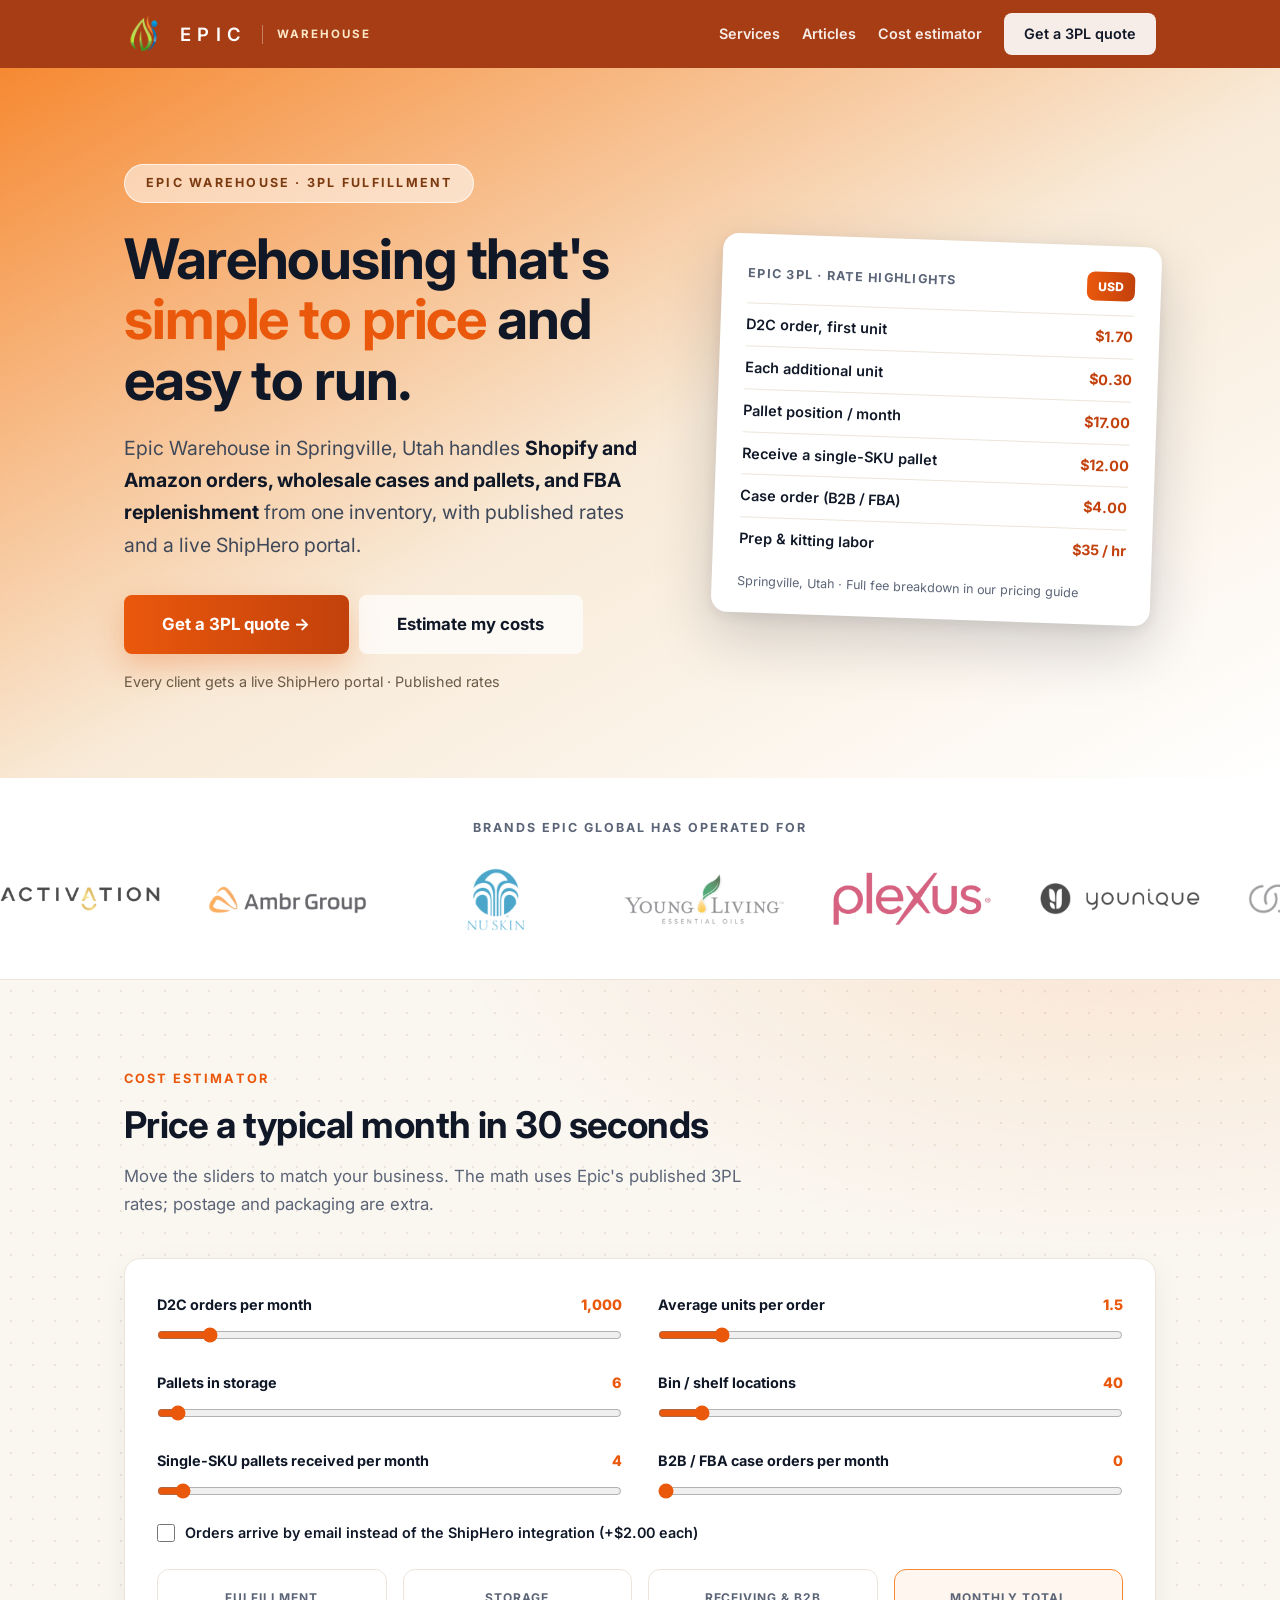
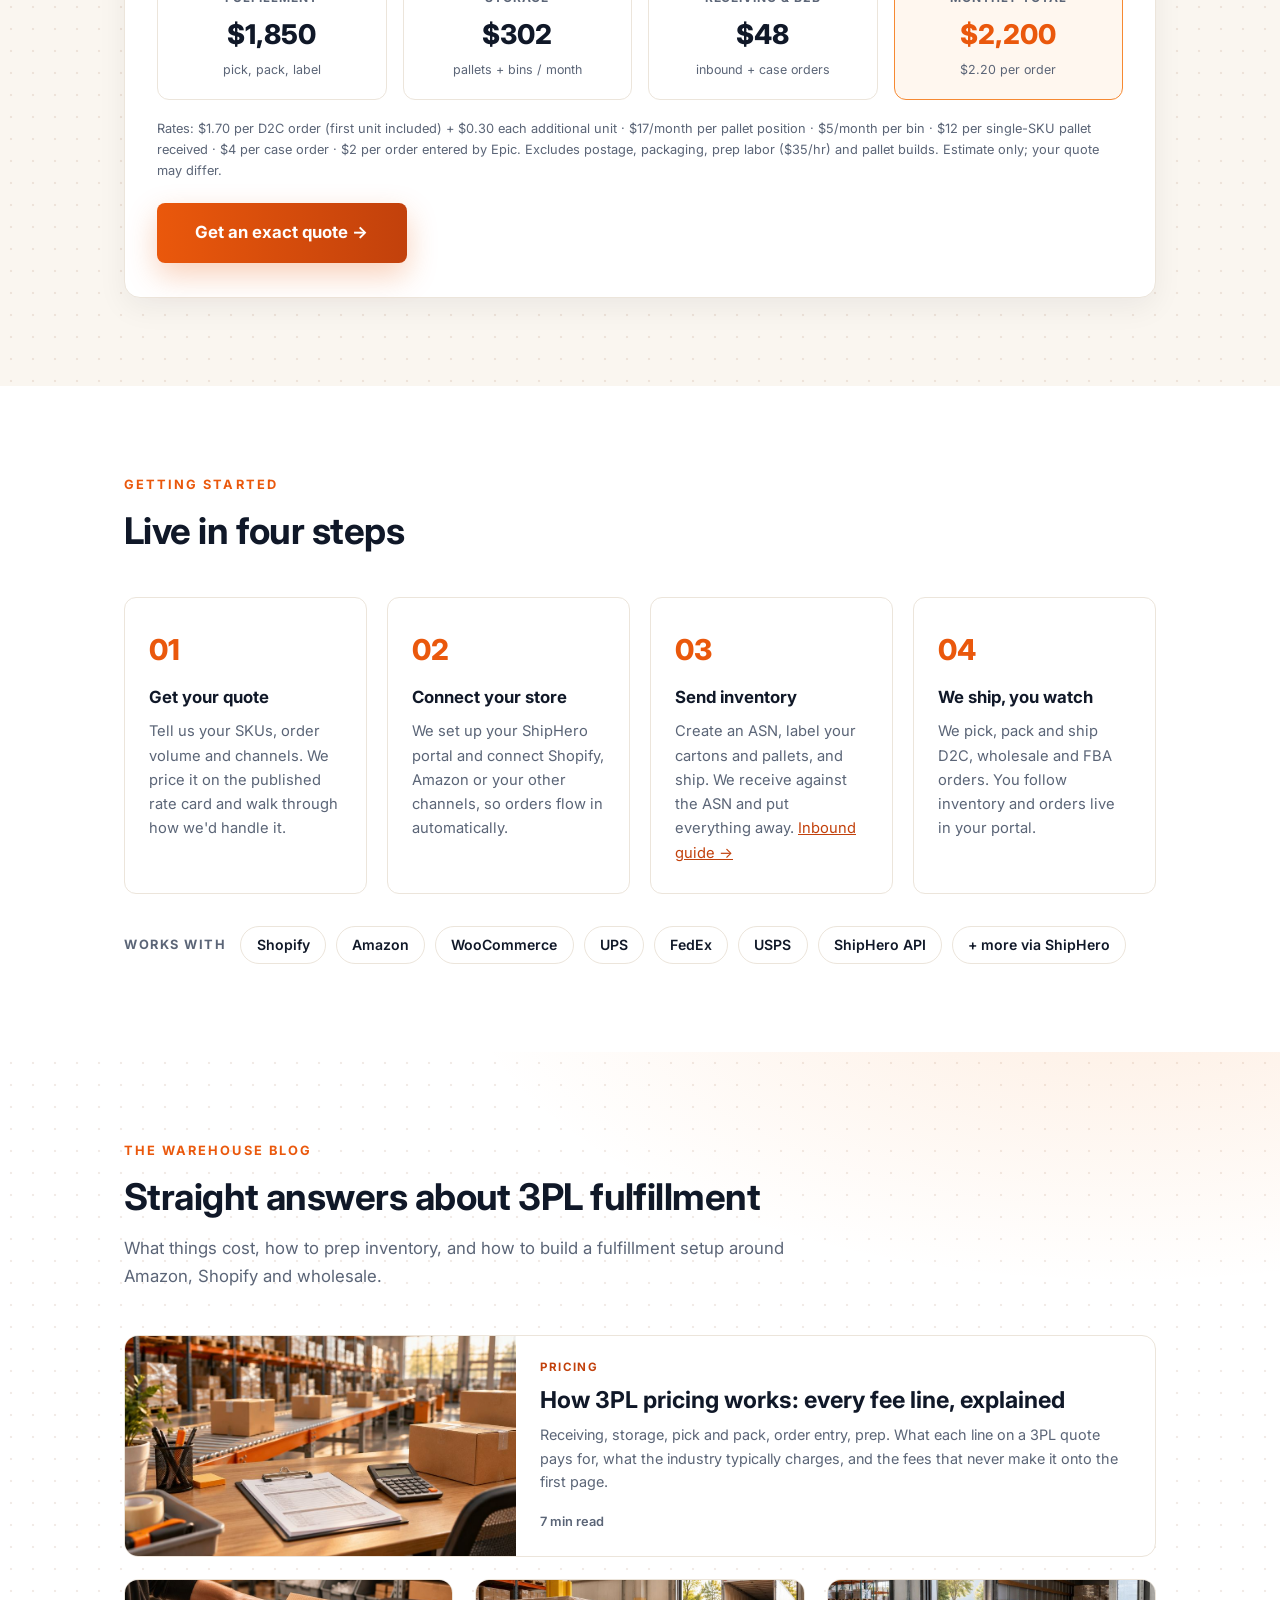
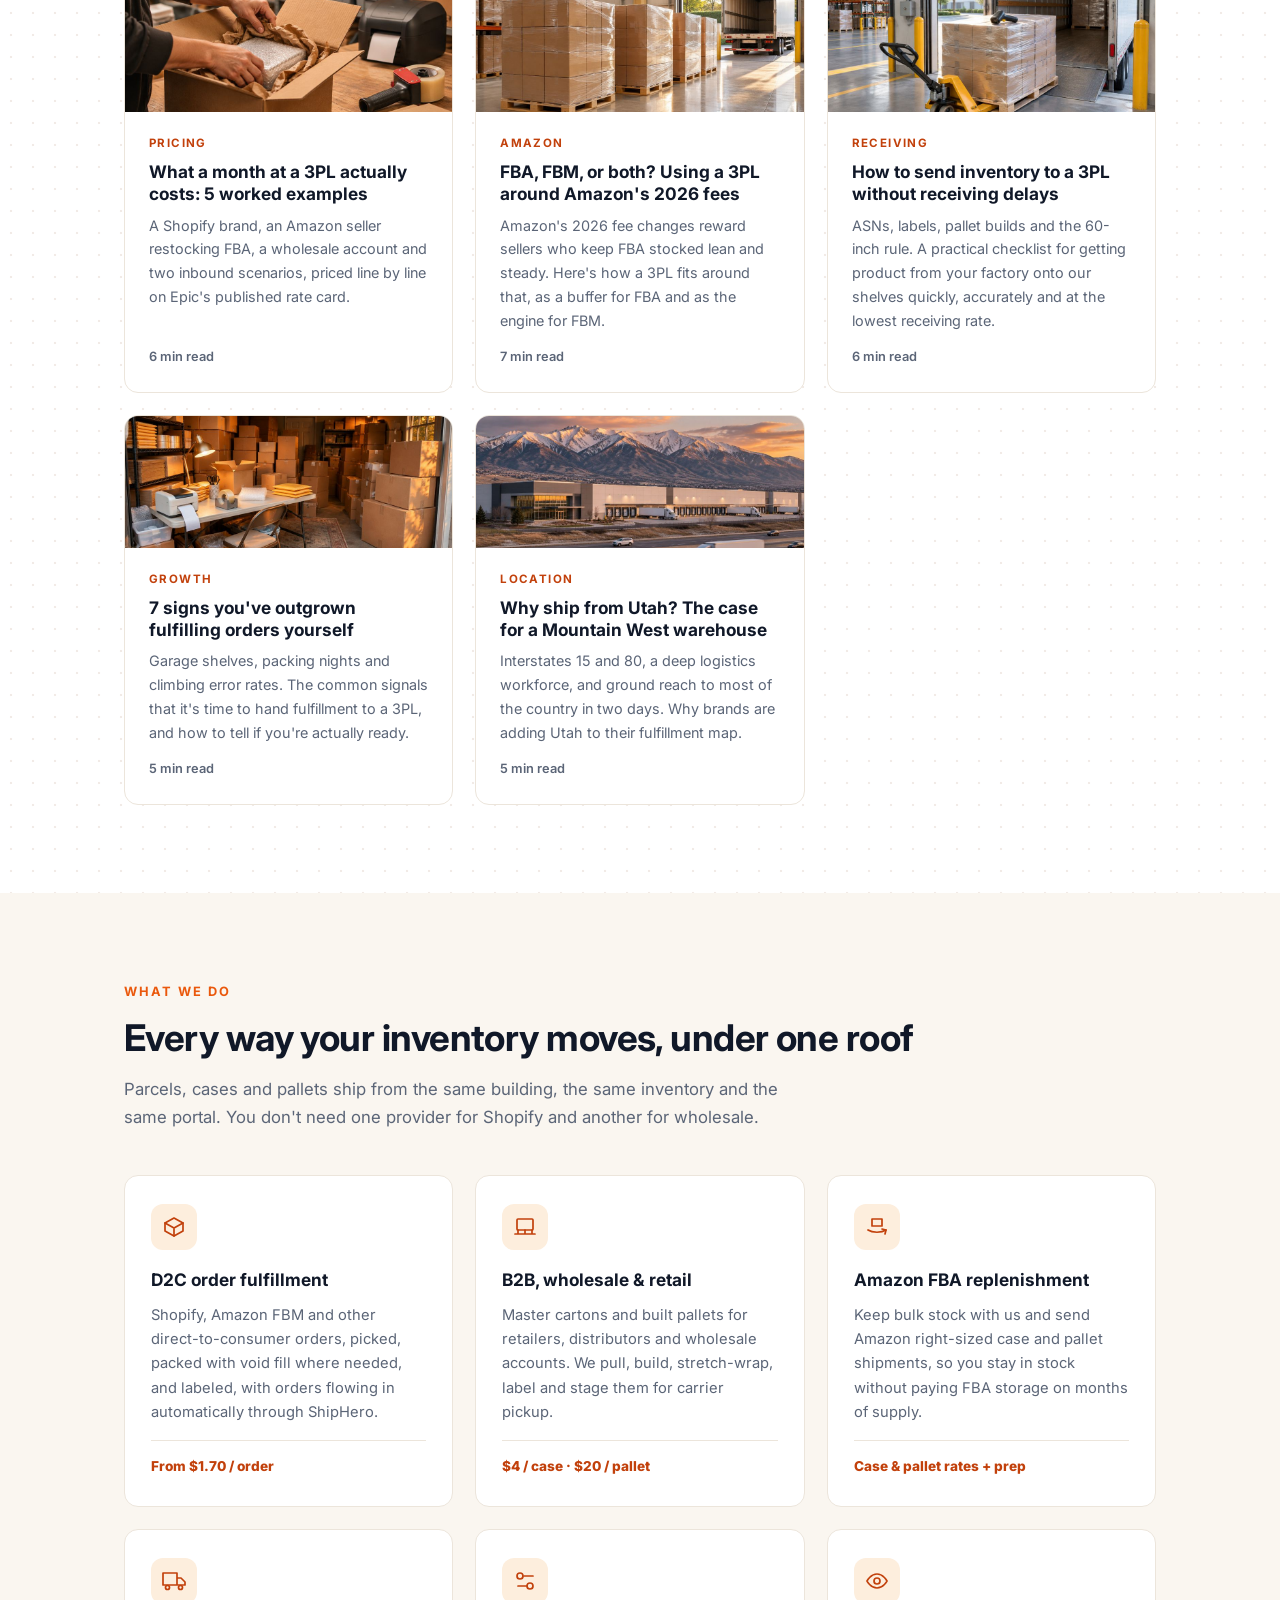
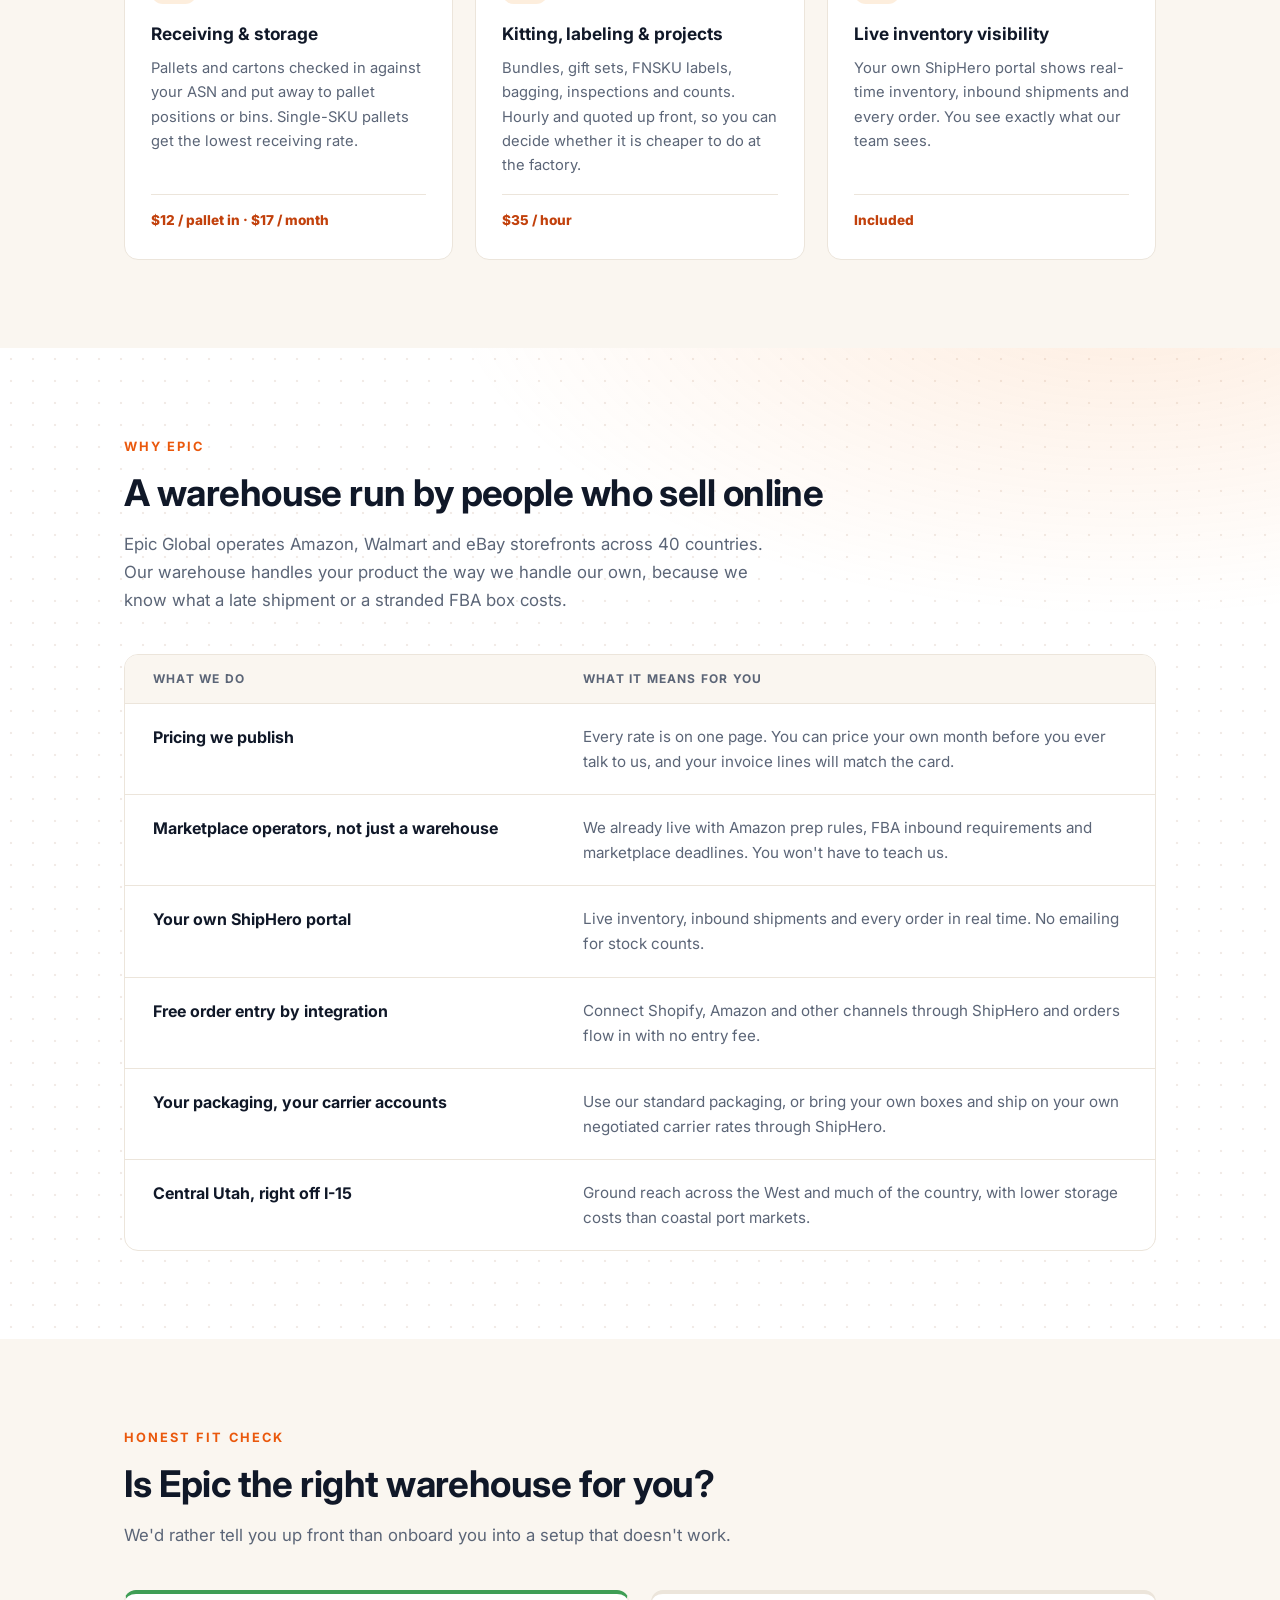
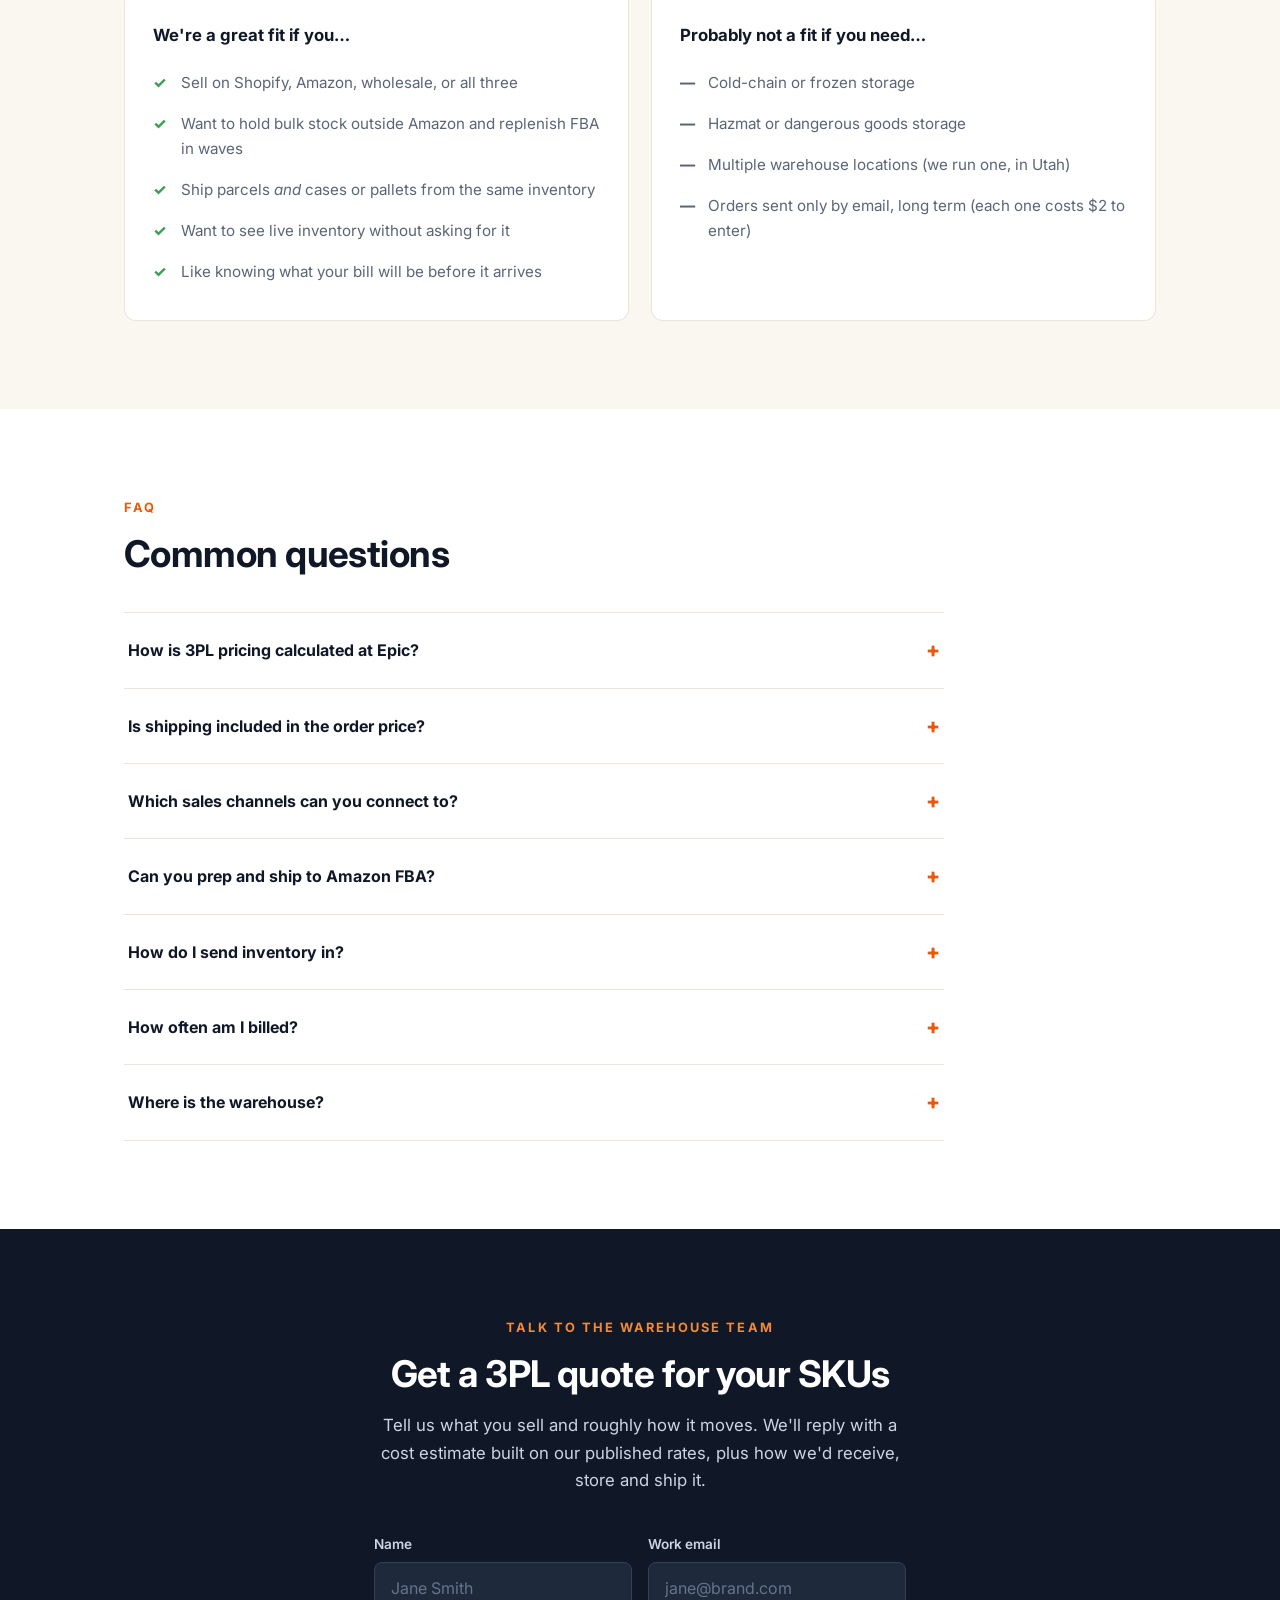
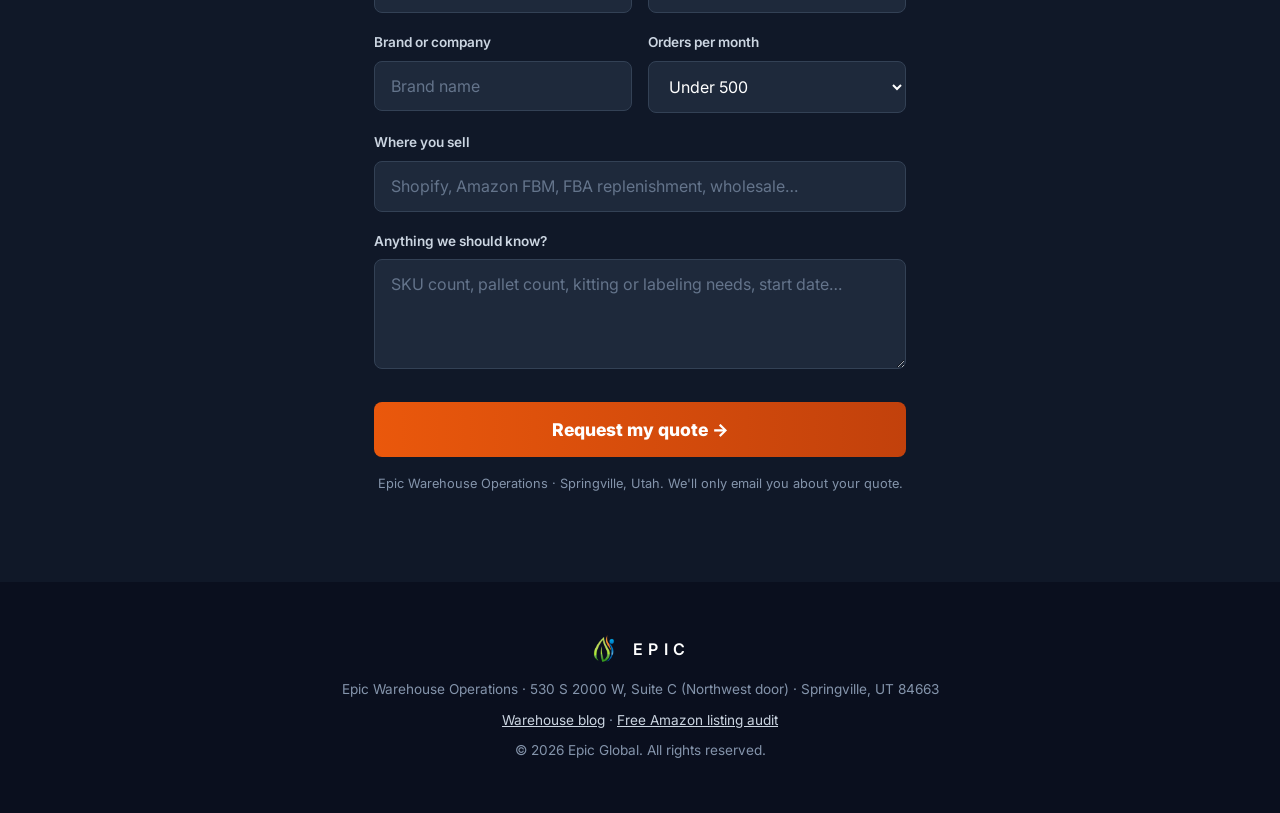
<file: warehouse/index.html>
<!DOCTYPE html>
<html lang="en"><head>
<meta charset="UTF-8">
<title>Epic Warehouse blog has moved</title>
<link rel="canonical" href="https://goglobalwithepic.com/">
<meta name="robots" content="noindex">
<meta http-equiv="refresh" content="0; url=/">
<script>location.replace('/' + location.hash);</script>
</head><body><p>The Epic Warehouse blog now lives at <a href="/">goglobalwithepic.com</a>.</p></body></html>
</file>
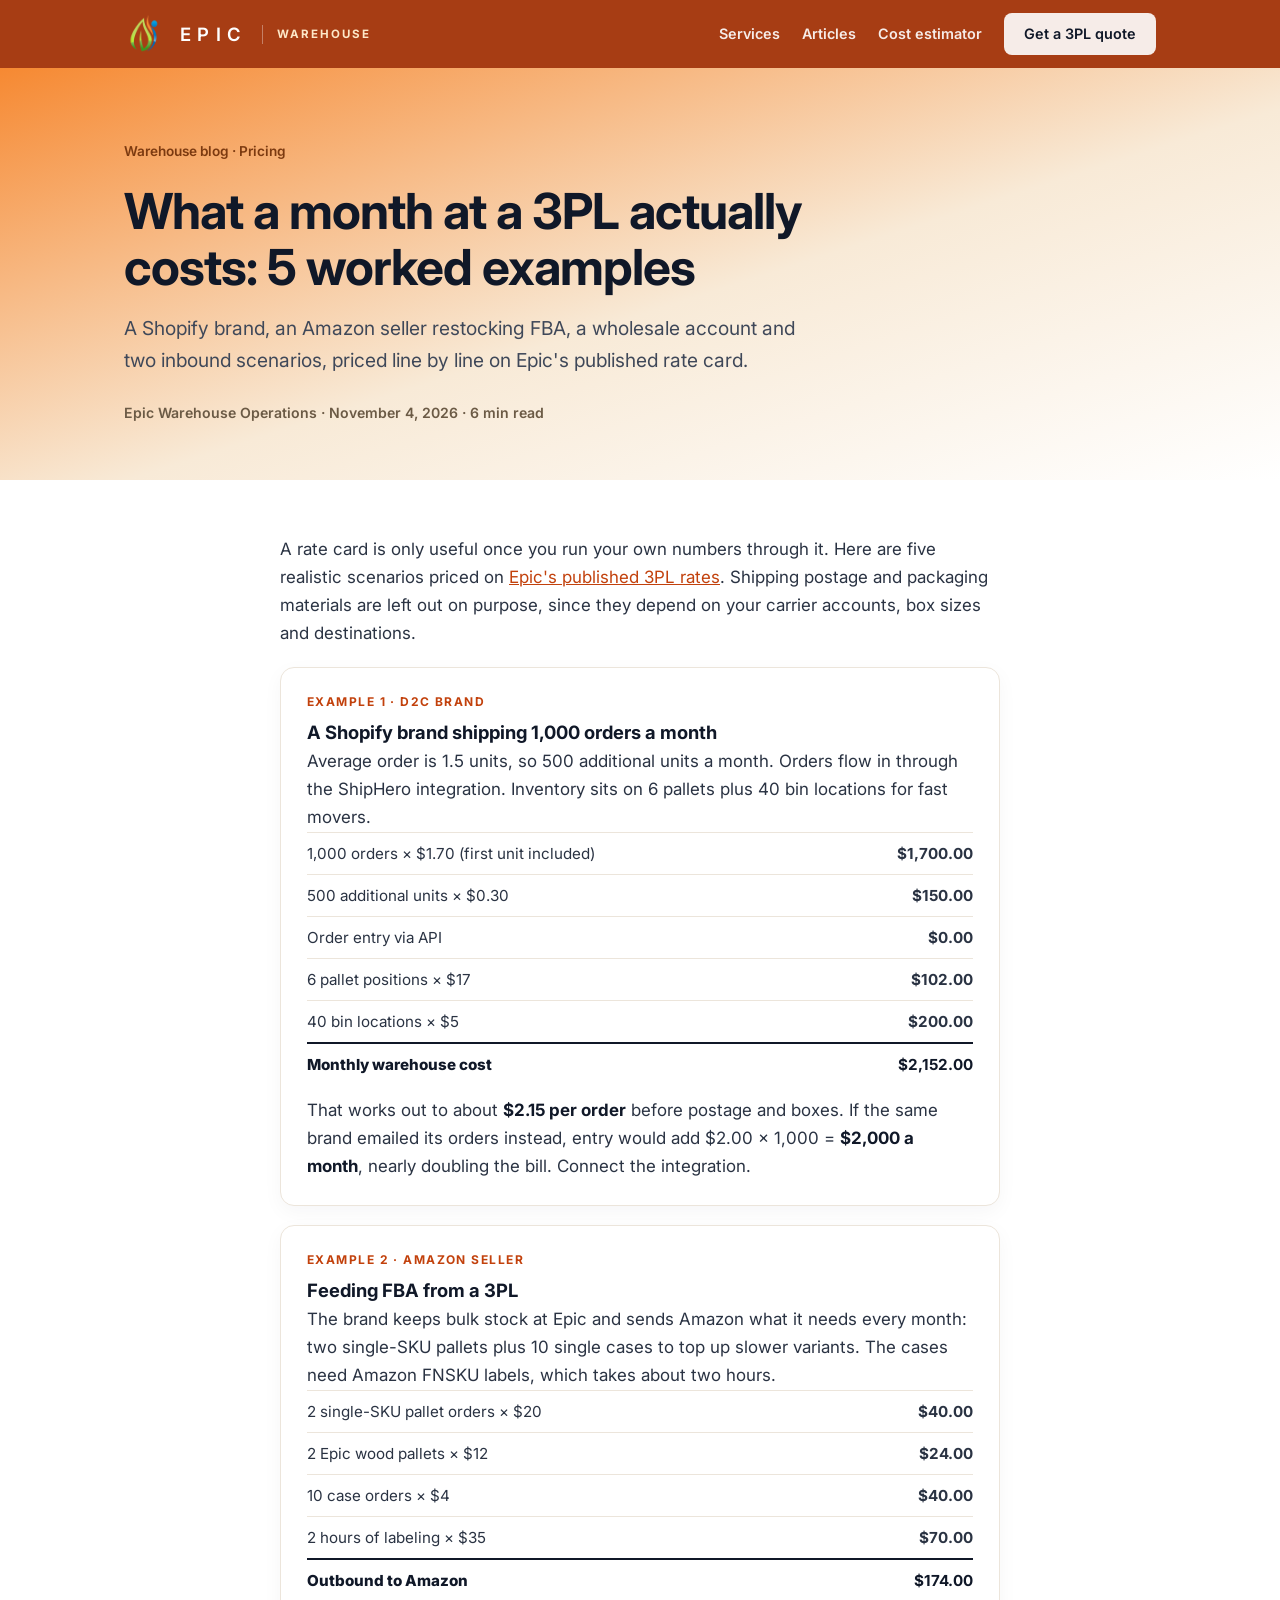
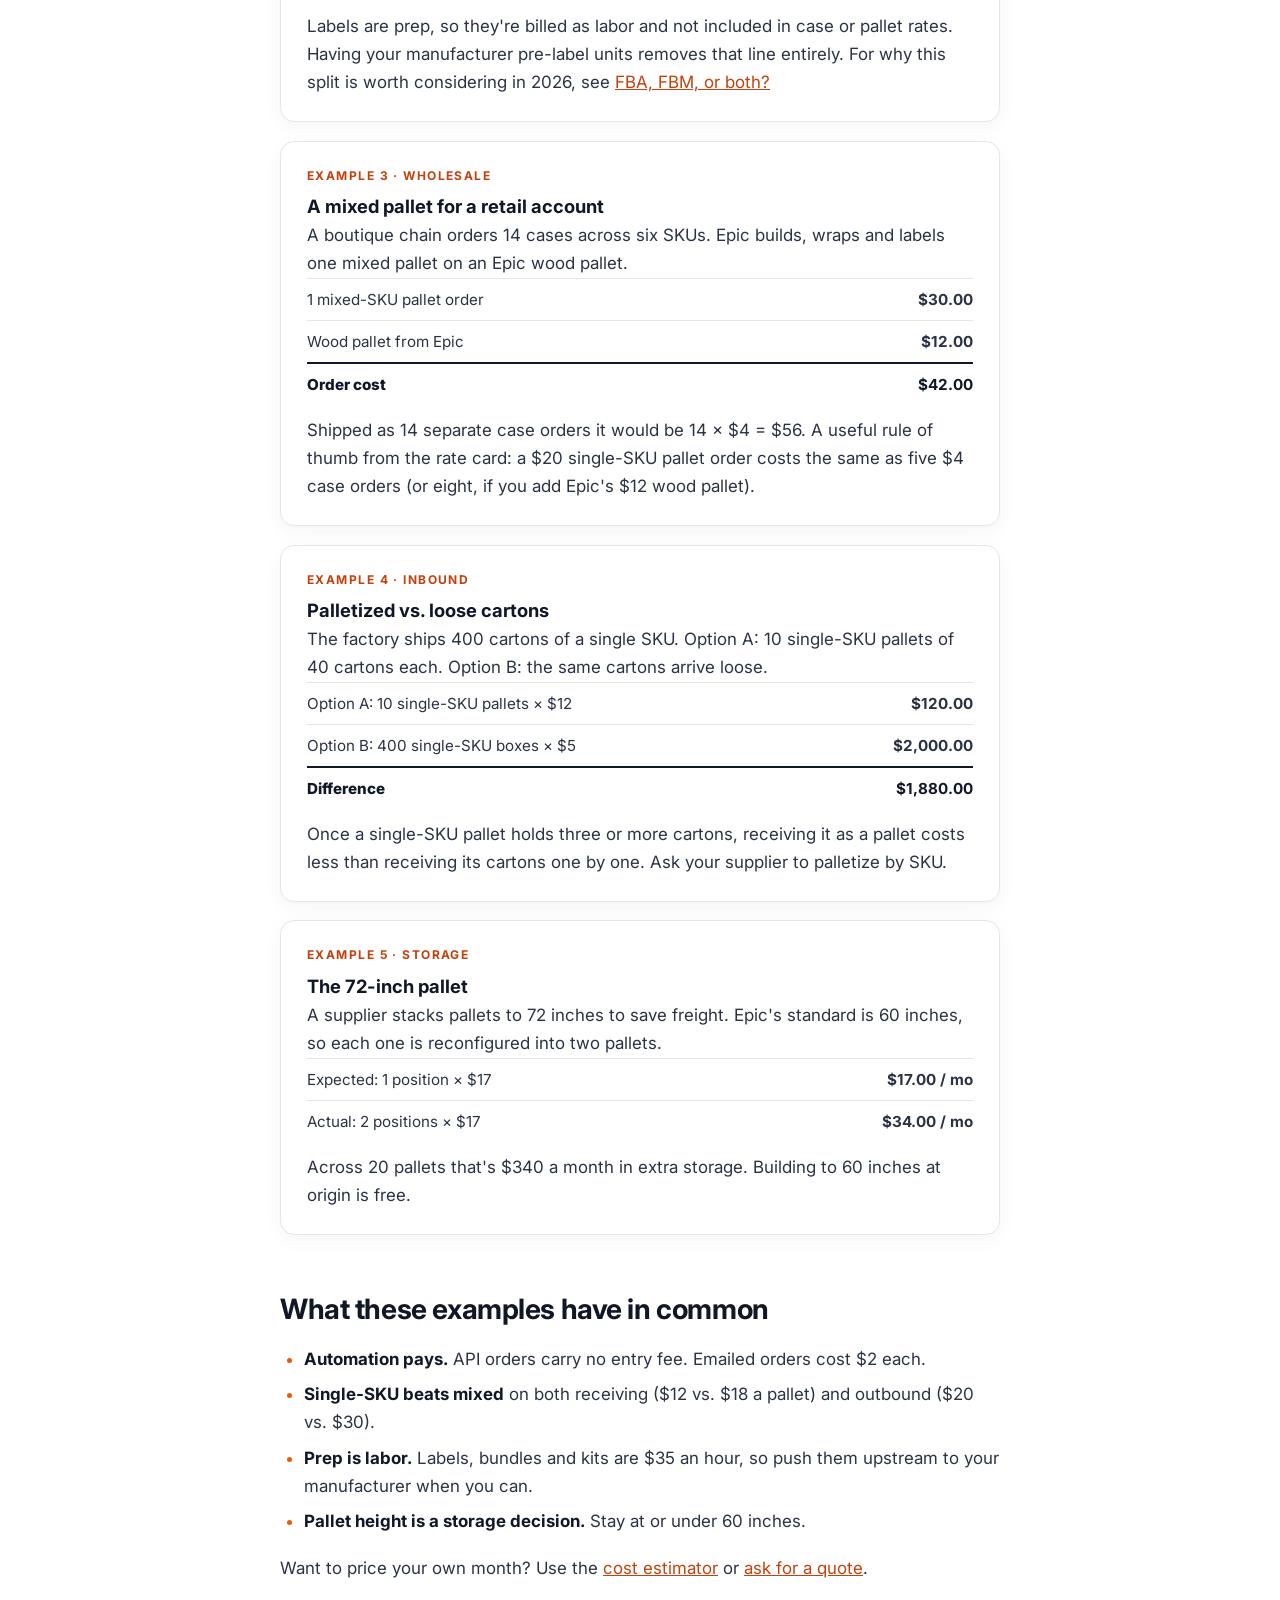
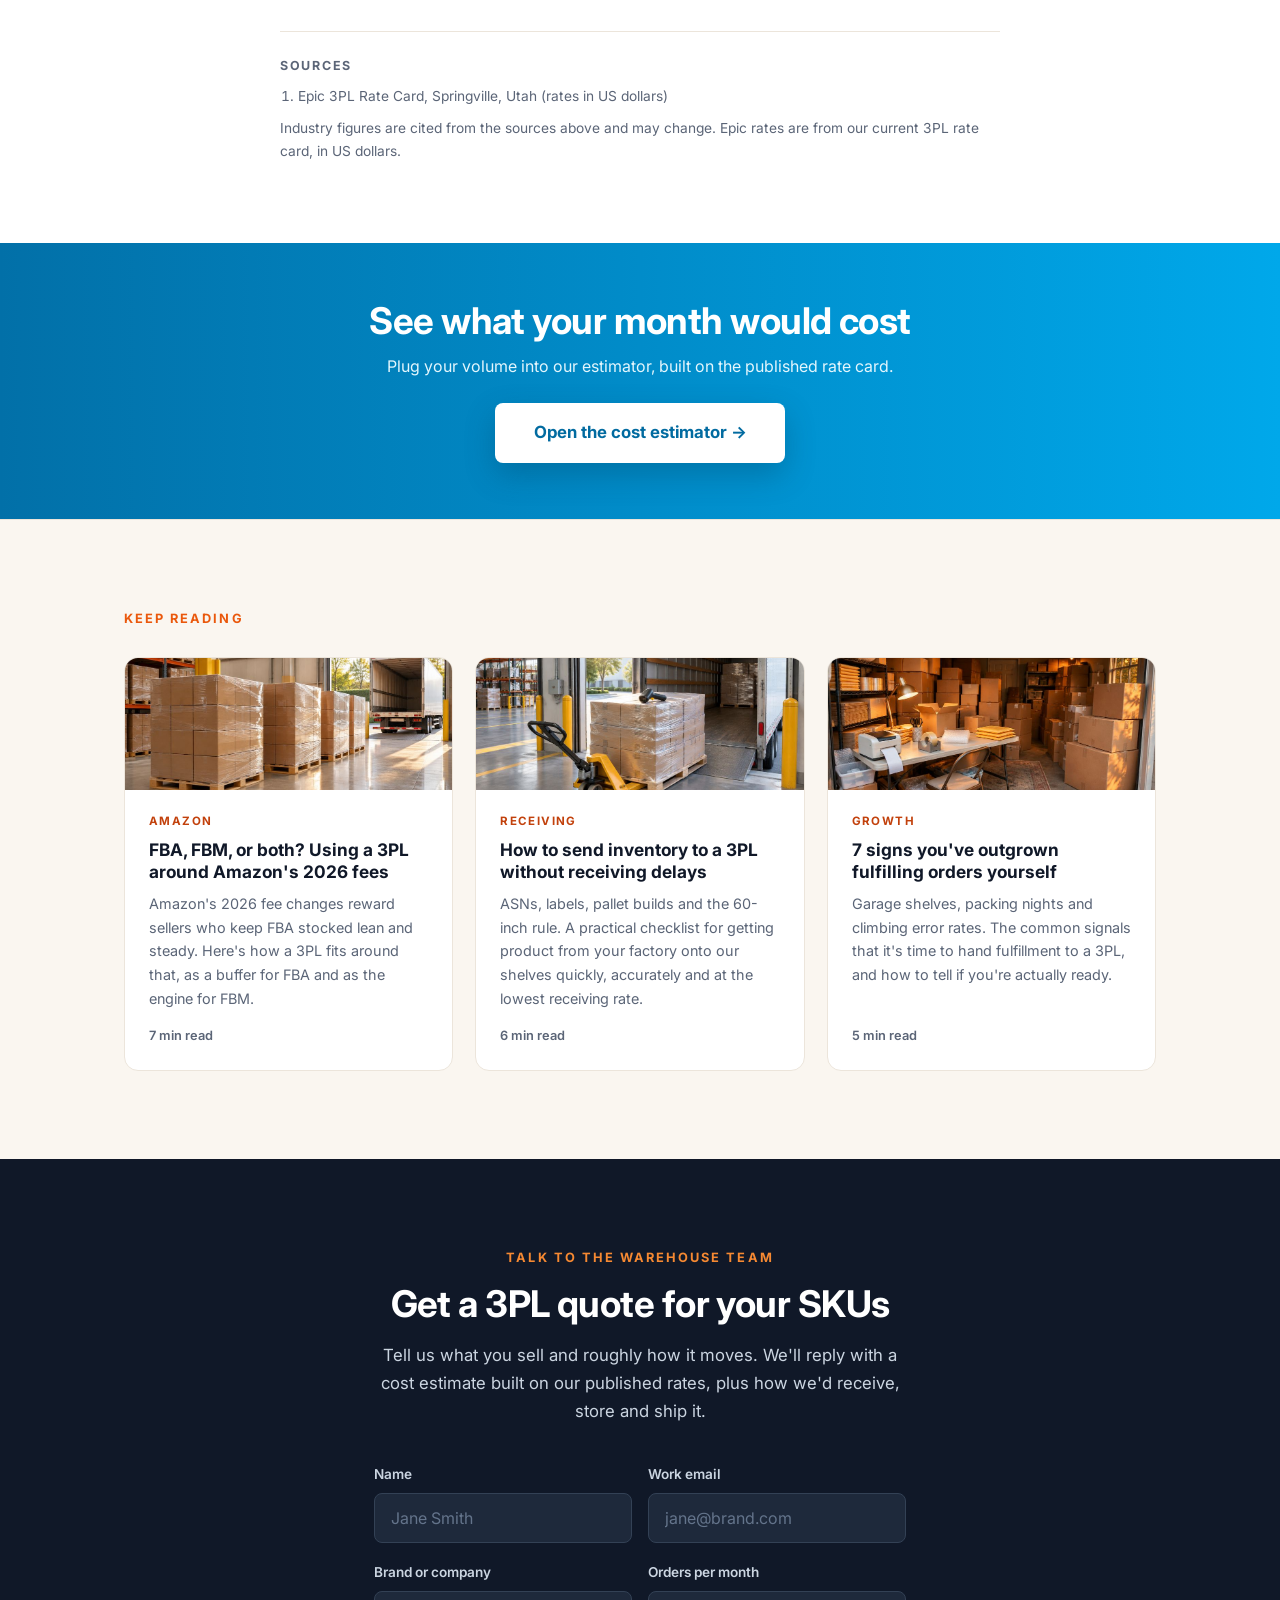
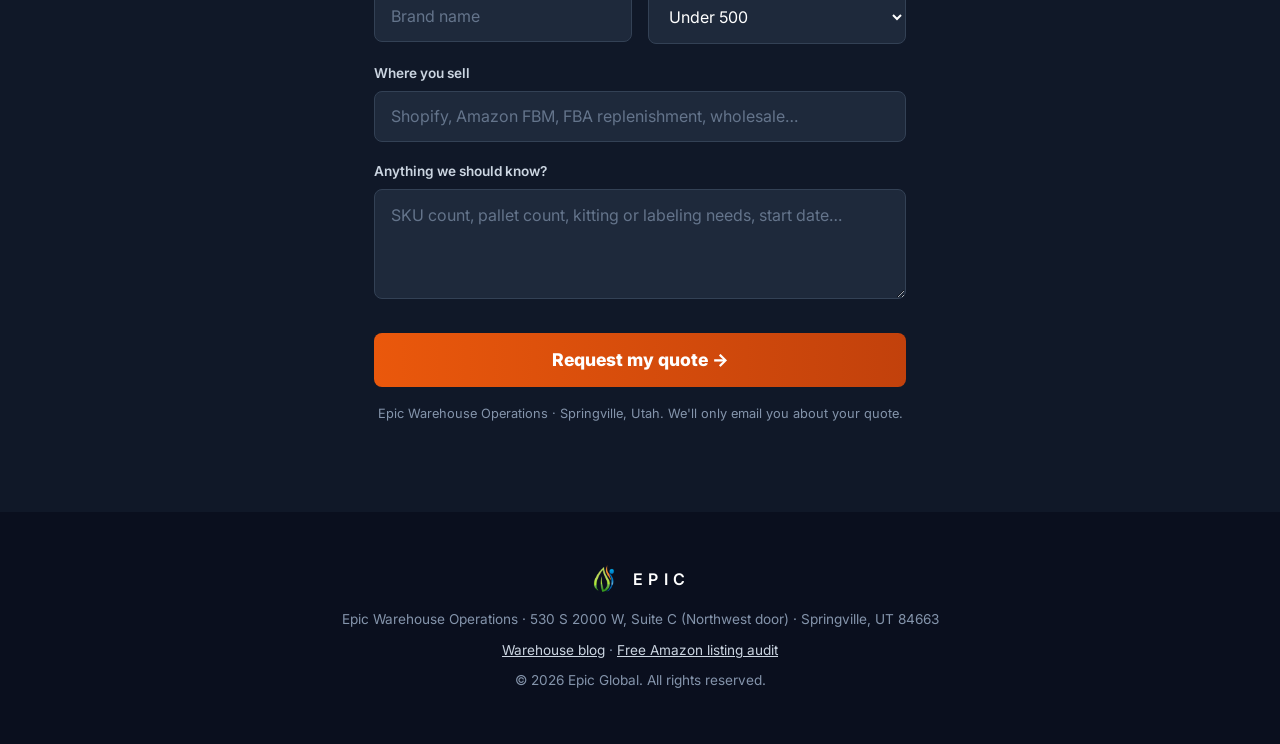
<file: warehouse/3pl-cost-examples.html>
<!DOCTYPE html>
<html lang="en"><head>
<meta charset="UTF-8">
<meta name="viewport" content="width=device-width, initial-scale=1.0">
<title>What a month at a 3PL actually costs: 5 worked examples | Epic Warehouse</title>
<meta name="description" content="A Shopify brand, an Amazon seller restocking FBA, a wholesale account and two inbound scenarios, priced line by line on Epic&#x27;s published rate card.">
<link rel="canonical" href="https://goglobalwithepic.com/warehouse/3pl-cost-examples.html">
<meta property="og:type" content="article">
<meta property="og:url" content="https://goglobalwithepic.com/warehouse/3pl-cost-examples.html">
<meta property="og:title" content="What a month at a 3PL actually costs: 5 worked examples | Epic Warehouse">
<meta property="og:description" content="A Shopify brand, an Amazon seller restocking FBA, a wholesale account and two inbound scenarios, priced line by line on Epic&#x27;s published rate card.">
<meta property="og:image" content="https://goglobalwithepic.com/og-image.png">
<meta name="twitter:card" content="summary_large_image">
<meta name="twitter:title" content="What a month at a 3PL actually costs: 5 worked examples | Epic Warehouse">
<meta name="twitter:description" content="A Shopify brand, an Amazon seller restocking FBA, a wholesale account and two inbound scenarios, priced line by line on Epic&#x27;s published rate card.">
<link rel="icon" href="/warehouse/assets/epic-mark.png">
<link rel="preconnect" href="https://fonts.googleapis.com">
<link rel="preconnect" href="https://fonts.gstatic.com" crossorigin="">
<link href="https://fonts.googleapis.com/css2?family=Inter:wght@400;500;600;700;800&amp;display=swap" rel="stylesheet">
<link rel="stylesheet" href="/warehouse/assets/blog.css">
<script type="application/ld+json">{"@context": "https://schema.org", "@type": "BlogPosting", "headline": "What a month at a 3PL actually costs: 5 worked examples", "description": "A Shopify brand, an Amazon seller restocking FBA, a wholesale account and two inbound scenarios, priced line by line on Epic's published rate card.", "datePublished": "2026-11-04", "dateModified": "2026-11-04", "author": {"@type": "Organization", "name": "Epic Warehouse Operations"}, "publisher": {"@type": "Organization", "name": "Epic Global"}, "mainEntityOfPage": "https://goglobalwithepic.com/warehouse/3pl-cost-examples.html"}</script>
<script async src="https://www.googletagmanager.com/gtag/js?id=G-J8RV4ZMKKX"></script>
<script>
  window.dataLayer = window.dataLayer || [];
  function gtag(){dataLayer.push(arguments);}
  gtag('js', new Date());
  gtag('config', 'G-J8RV4ZMKKX');
</script>
<!-- Meta Pixel -->
<script>
  !function(f,b,e,v,n,t,s){if(f.fbq)return;n=f.fbq=function(){n.callMethod?
  n.callMethod.apply(n,arguments):n.queue.push(arguments)};if(!f._fbq)f._fbq=n;
  n.push=n;n.loaded=!0;n.version='2.0';n.queue=[];t=b.createElement(e);t.async=!0;
  t.src=v;s=b.getElementsByTagName(e)[0];s.parentNode.insertBefore(t,s)}(window,
  document,'script','https://connect.facebook.net/en_US/fbevents.js');
  fbq('init', '1447030554141877');
  fbq('track', 'PageView');
</script>
<noscript><img height="1" width="1" style="display:none"
  src="https://www.facebook.com/tr?id=1447030554141877&ev=PageView&noscript=1"></noscript>
</head>
<body>

<header>
  <div class="wrap nav">
    <a class="logo" href="/"><img src="/warehouse/assets/epic-mark.png" alt="Epic Global Inc."><span>EPIC</span><small>Warehouse</small></a>
    <nav class="navlinks">
      <a class="tx" href="/#services">Services</a>
      <a class="tx" href="/#articles">Articles</a>
      <a class="tx" href="/#estimate">Cost estimator</a>
      <a class="cta-sm" href="#quote">Get a 3PL quote</a>
    </nav>
  </div>
</header>

<section class="post-hero">
  <div class="wrap">
    <div class="crumbs"><a href="/">Warehouse blog</a> · Pricing</div>
    <h1>What a month at a 3PL actually costs: 5 worked examples</h1>
    <p class="dek">A Shopify brand, an Amazon seller restocking FBA, a wholesale account and two inbound scenarios, priced line by line on Epic's published rate card.</p>
    <div class="byline">Epic Warehouse Operations · November 4, 2026 · 6 min read</div>
  </div>
</section>

<section class="article">
  <div class="wrap">
    <div class="prose">

<p>A rate card is only useful once you run your own numbers through it. Here are five realistic scenarios priced on <a href="/warehouse/how-3pl-pricing-works.html">Epic's published 3PL rates</a>. Shipping postage and packaging materials are left out on purpose, since they depend on your carrier accounts, box sizes and destinations.</p>

<div class="example">
<div class="ex-k">Example 1 · D2C brand</div>
<h3>A Shopify brand shipping 1,000 orders a month</h3>
<p>Average order is 1.5 units, so 500 additional units a month. Orders flow in through the ShipHero integration. Inventory sits on 6 pallets plus 40 bin locations for fast movers.</p>
<div class="line"><span>1,000 orders × $1.70 (first unit included)</span><b>$1,700.00</b></div>
<div class="line"><span>500 additional units × $0.30</span><b>$150.00</b></div>
<div class="line"><span>Order entry via API</span><b>$0.00</b></div>
<div class="line"><span>6 pallet positions × $17</span><b>$102.00</b></div>
<div class="line"><span>40 bin locations × $5</span><b>$200.00</b></div>
<div class="line sum"><span>Monthly warehouse cost</span><b>$2,152.00</b></div>
<p style="margin-top:12px">That works out to about <strong>$2.15 per order</strong> before postage and boxes. If the same brand emailed its orders instead, entry would add $2.00 × 1,000 = <strong>$2,000 a month</strong>, nearly doubling the bill. Connect the integration.</p>
</div>

<div class="example">
<div class="ex-k">Example 2 · Amazon seller</div>
<h3>Feeding FBA from a 3PL</h3>
<p>The brand keeps bulk stock at Epic and sends Amazon what it needs every month: two single-SKU pallets plus 10 single cases to top up slower variants. The cases need Amazon FNSKU labels, which takes about two hours.</p>
<div class="line"><span>2 single-SKU pallet orders × $20</span><b>$40.00</b></div>
<div class="line"><span>2 Epic wood pallets × $12</span><b>$24.00</b></div>
<div class="line"><span>10 case orders × $4</span><b>$40.00</b></div>
<div class="line"><span>2 hours of labeling × $35</span><b>$70.00</b></div>
<div class="line sum"><span>Outbound to Amazon</span><b>$174.00</b></div>
<p style="margin-top:12px">Labels are prep, so they're billed as labor and not included in case or pallet rates. Having your manufacturer pre-label units removes that line entirely. For why this split is worth considering in 2026, see <a href="/warehouse/amazon-fba-fbm-3pl-2026.html">FBA, FBM, or both?</a></p>
</div>

<div class="example">
<div class="ex-k">Example 3 · Wholesale</div>
<h3>A mixed pallet for a retail account</h3>
<p>A boutique chain orders 14 cases across six SKUs. Epic builds, wraps and labels one mixed pallet on an Epic wood pallet.</p>
<div class="line"><span>1 mixed-SKU pallet order</span><b>$30.00</b></div>
<div class="line"><span>Wood pallet from Epic</span><b>$12.00</b></div>
<div class="line sum"><span>Order cost</span><b>$42.00</b></div>
<p style="margin-top:12px">Shipped as 14 separate case orders it would be 14 × $4 = $56. A useful rule of thumb from the rate card: a $20 single-SKU pallet order costs the same as five $4 case orders (or eight, if you add Epic's $12 wood pallet).</p>
</div>

<div class="example">
<div class="ex-k">Example 4 · Inbound</div>
<h3>Palletized vs. loose cartons</h3>
<p>The factory ships 400 cartons of a single SKU. Option A: 10 single-SKU pallets of 40 cartons each. Option B: the same cartons arrive loose.</p>
<div class="line"><span>Option A: 10 single-SKU pallets × $12</span><b>$120.00</b></div>
<div class="line"><span>Option B: 400 single-SKU boxes × $5</span><b>$2,000.00</b></div>
<div class="line sum"><span>Difference</span><b>$1,880.00</b></div>
<p style="margin-top:12px">Once a single-SKU pallet holds three or more cartons, receiving it as a pallet costs less than receiving its cartons one by one. Ask your supplier to palletize by SKU.</p>
</div>

<div class="example">
<div class="ex-k">Example 5 · Storage</div>
<h3>The 72-inch pallet</h3>
<p>A supplier stacks pallets to 72 inches to save freight. Epic's standard is 60 inches, so each one is reconfigured into two pallets.</p>
<div class="line"><span>Expected: 1 position × $17</span><b>$17.00 / mo</b></div>
<div class="line"><span>Actual: 2 positions × $17</span><b>$34.00 / mo</b></div>
<p style="margin-top:12px">Across 20 pallets that's $340 a month in extra storage. Building to 60 inches at origin is free.</p>
</div>

<h2>What these examples have in common</h2>
<ul>
<li><strong>Automation pays.</strong> API orders carry no entry fee. Emailed orders cost $2 each.</li>
<li><strong>Single-SKU beats mixed</strong> on both receiving ($12 vs. $18 a pallet) and outbound ($20 vs. $30).</li>
<li><strong>Prep is labor.</strong> Labels, bundles and kits are $35 an hour, so push them upstream to your manufacturer when you can.</li>
<li><strong>Pallet height is a storage decision.</strong> Stay at or under 60 inches.</li>
</ul>
<p>Want to price your own month? Use the <a href="/#estimate">cost estimator</a> or <a href="#quote">ask for a quote</a>.</p>

    </div>
    <div class="sources"><h4>Sources</h4><ol><li id="src-1">Epic 3PL Rate Card, Springville, Utah (rates in US dollars)</li></ol>
      <p style="margin-top:10px">Industry figures are cited from the sources above and may change. Epic rates are from our current 3PL rate card, in US dollars.</p></div>
  </div>
</section>

<div class="ctaband"><div class="wrap">
  <h2>See what your month would cost</h2>
  <p>Plug your volume into our estimator, built on the published rate card.</p>
  <a class="cta" href="/#estimate">Open the cost estimator →</a>
</div></div>

<section class="related">
  <div class="wrap">
    <div class="kicker">Keep reading</div>
    <div class="posts"><a class="pcard" href="/warehouse/amazon-fba-fbm-3pl-2026.html">
  <div class="cover photo"><img src="/warehouse/assets/img/amazon-fba-fbm-3pl-2026.jpg" alt="Wrapped pallets staged at a truck dock" loading="lazy" width="960" height="537"></div>
  <div class="body"><div class="tag">Amazon</div><h3>FBA, FBM, or both? Using a 3PL around Amazon's 2026 fees</h3><p>Amazon's 2026 fee changes reward sellers who keep FBA stocked lean and steady. Here's how a 3PL fits around that, as a buffer for FBA and as the engine for FBM.</p><div class="meta">7 min read</div></div>
</a><a class="pcard" href="/warehouse/sending-inventory-to-a-3pl.html">
  <div class="cover photo"><img src="/warehouse/assets/img/sending-inventory-to-a-3pl.jpg" alt="Pallet jack with a wrapped pallet at a dock door" loading="lazy" width="960" height="537"></div>
  <div class="body"><div class="tag">Receiving</div><h3>How to send inventory to a 3PL without receiving delays</h3><p>ASNs, labels, pallet builds and the 60-inch rule. A practical checklist for getting product from your factory onto our shelves quickly, accurately and at the lowest receiving rate.</p><div class="meta">6 min read</div></div>
</a><a class="pcard" href="/warehouse/outgrown-in-house-fulfillment.html">
  <div class="cover photo"><img src="/warehouse/assets/img/outgrown-in-house-fulfillment.jpg" alt="Garage crowded with boxes and a packing table" loading="lazy" width="960" height="537"></div>
  <div class="body"><div class="tag">Growth</div><h3>7 signs you've outgrown fulfilling orders yourself</h3><p>Garage shelves, packing nights and climbing error rates. The common signals that it's time to hand fulfillment to a 3PL, and how to tell if you're actually ready.</p><div class="meta">5 min read</div></div>
</a></div>
  </div>
</section>

<section class="optin" id="quote">
  <div class="wrap inner">
    <div class="kicker">Talk to the warehouse team</div>
    <h2>Get a 3PL quote for your SKUs</h2>
    <p class="lead">Tell us what you sell and roughly how it moves. We'll reply with a cost estimate built on our published rates, plus how we'd receive, store and ship it.</p>
    <form id="quoteForm" action="https://formspree.io/f/moearngb" method="POST">
      <input type="hidden" name="_subject" value="3PL quote request (Epic Warehouse blog)">
      <input type="hidden" name="source" id="q-source" value="">
      <div class="fields2">
        <div class="field"><label for="q-name">Name</label><input id="q-name" name="name" required placeholder="Jane Smith"></div>
        <div class="field"><label for="q-email">Work email</label><input id="q-email" name="email" type="email" required placeholder="jane@brand.com"></div>
        <div class="field"><label for="q-brand">Brand or company</label><input id="q-brand" name="brand" required placeholder="Brand name"></div>
        <div class="field"><label for="q-orders">Orders per month</label>
          <select id="q-orders" name="orders_per_month">
            <option>Under 500</option><option>500 – 2,000</option><option>2,000 – 10,000</option><option>10,000+</option><option>Mostly case &amp; pallet (B2B / FBA)</option>
          </select></div>
      </div>
      <div class="field"><label for="q-channels">Where you sell</label><input id="q-channels" name="channels" placeholder="Shopify, Amazon FBM, FBA replenishment, wholesale…"></div>
      <div class="field"><label for="q-msg">Anything we should know?</label><textarea id="q-msg" name="message" placeholder="SKU count, pallet count, kitting or labeling needs, start date…"></textarea></div>
      <button class="submit" type="submit">Request my quote →</button>
      <div class="fine">Epic Warehouse Operations · Springville, Utah. We'll only email you about your quote.</div>
      <div class="ok" id="quoteOk">Thanks! The warehouse team has your request and will reply by email.</div>
    </form>
  </div>
</section>

<footer>
  <div class="wrap">
    <div class="fmark"><img src="/warehouse/assets/epic-mark.png" alt=""><span>EPIC</span></div>
    <div>Epic Warehouse Operations · 530 S 2000 W, Suite C (Northwest door) · Springville, UT 84663</div>
    <div style="margin-top:8px"><a href="/">Warehouse blog</a> · <a href="/audit/">Free Amazon listing audit</a></div>
    <div style="margin-top:8px">© 2026 Epic Global. All rights reserved.</div>
  </div>
</footer>

<script>
  // quote form: AJAX submit to Formspree so the visitor stays on the page
  (function(){
    var f=document.getElementById('quoteForm'); if(!f) return;
    document.getElementById('q-source').value=location.pathname;
    f.addEventListener('submit',function(e){
      e.preventDefault();
      var btn=f.querySelector('.submit'); btn.disabled=true; btn.textContent='Sending…';
      fetch(f.action,{method:'POST',body:new FormData(f),headers:{'Accept':'application/json'}})
        .then(function(r){ if(!r.ok) throw 0;
          document.getElementById('quoteOk').style.display='block'; f.reset(); btn.textContent='Sent ✓';
          if(window.gtag) gtag('event','generate_lead',{form:'3pl_quote'});
          if(window.fbq) fbq('track','Lead');
        })
        .catch(function(){ btn.disabled=false; btn.textContent='Request my quote →';
          alert('Something went wrong. Please email hello@globalwithepic.com and we will get right back to you.'); });
    });
  })();
</script>
<script>/* owner edit mode: add ?edit to the URL (see assets/edit.js) */if(/[?&]edit\b/.test(location.search)){(function(){var s=document.createElement("script");s.src="/assets/edit.js";document.head.appendChild(s);})();}</script>
</body></html>
</file>
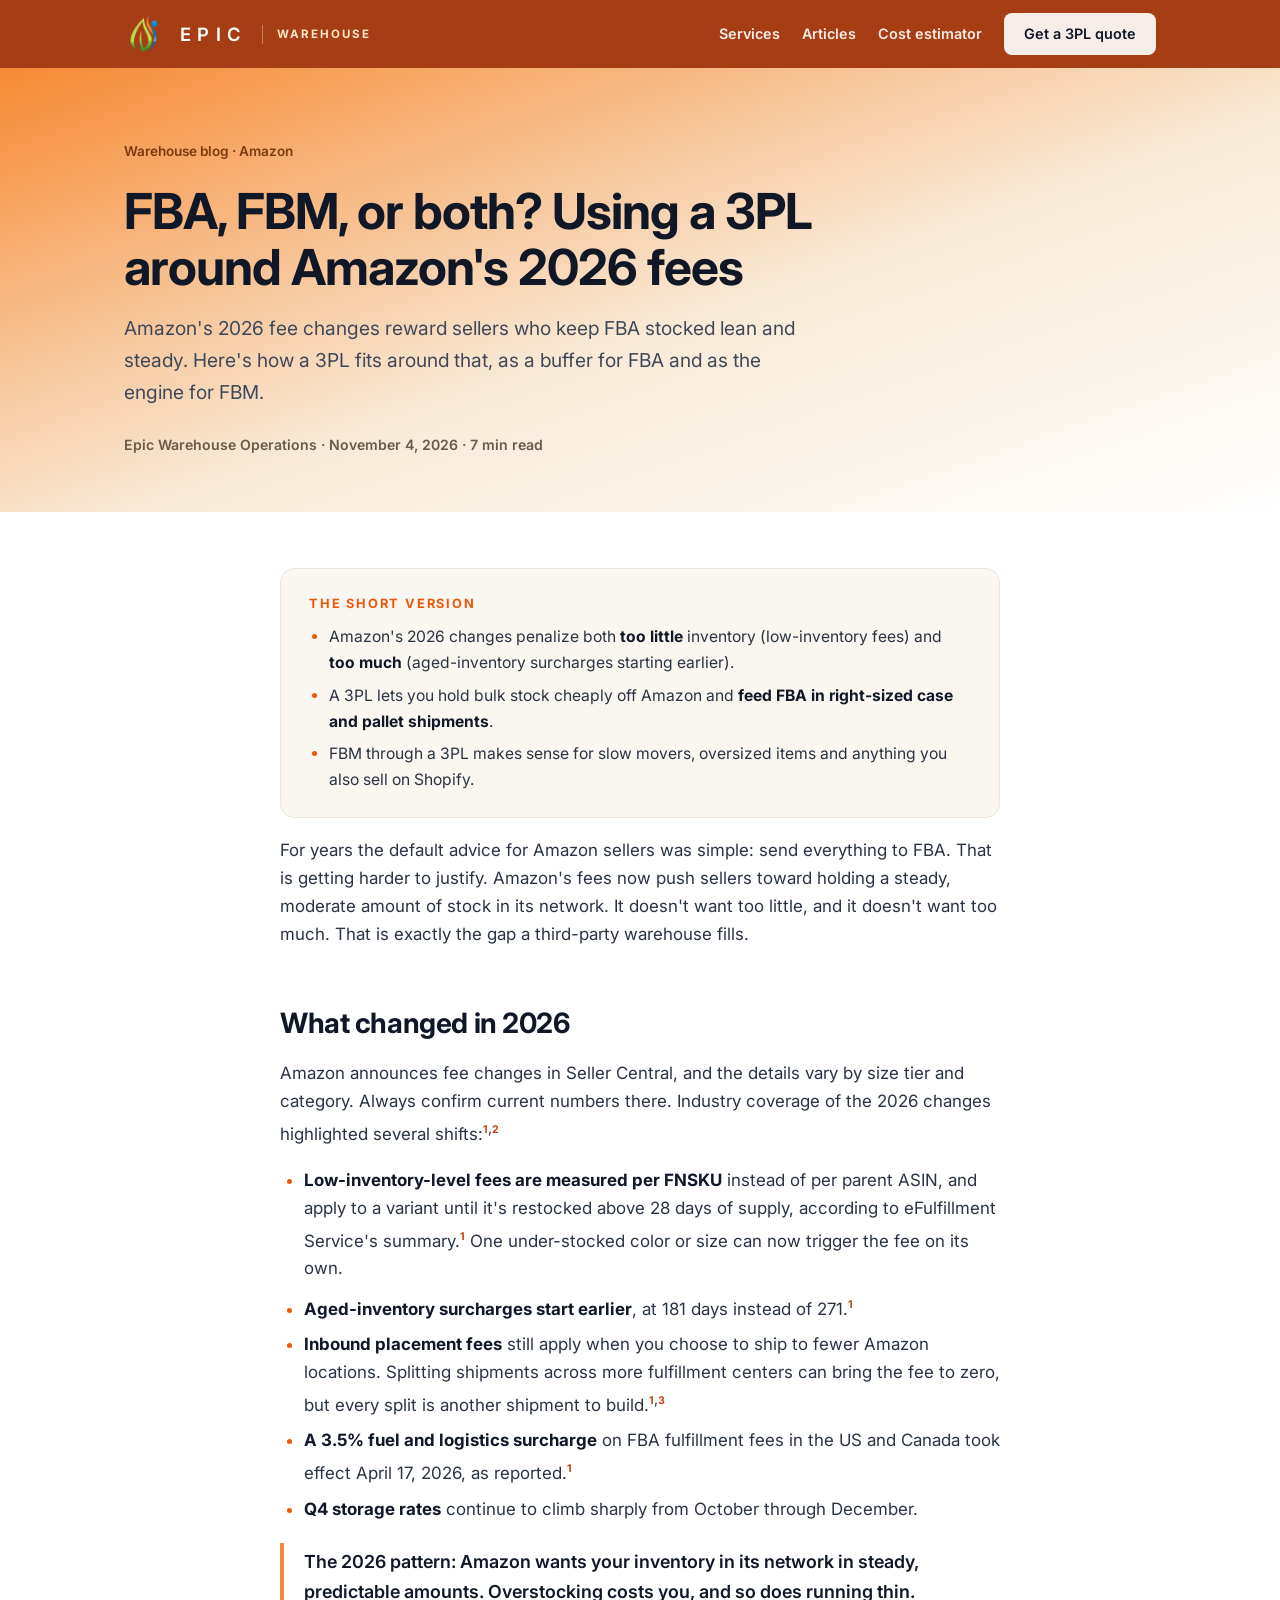
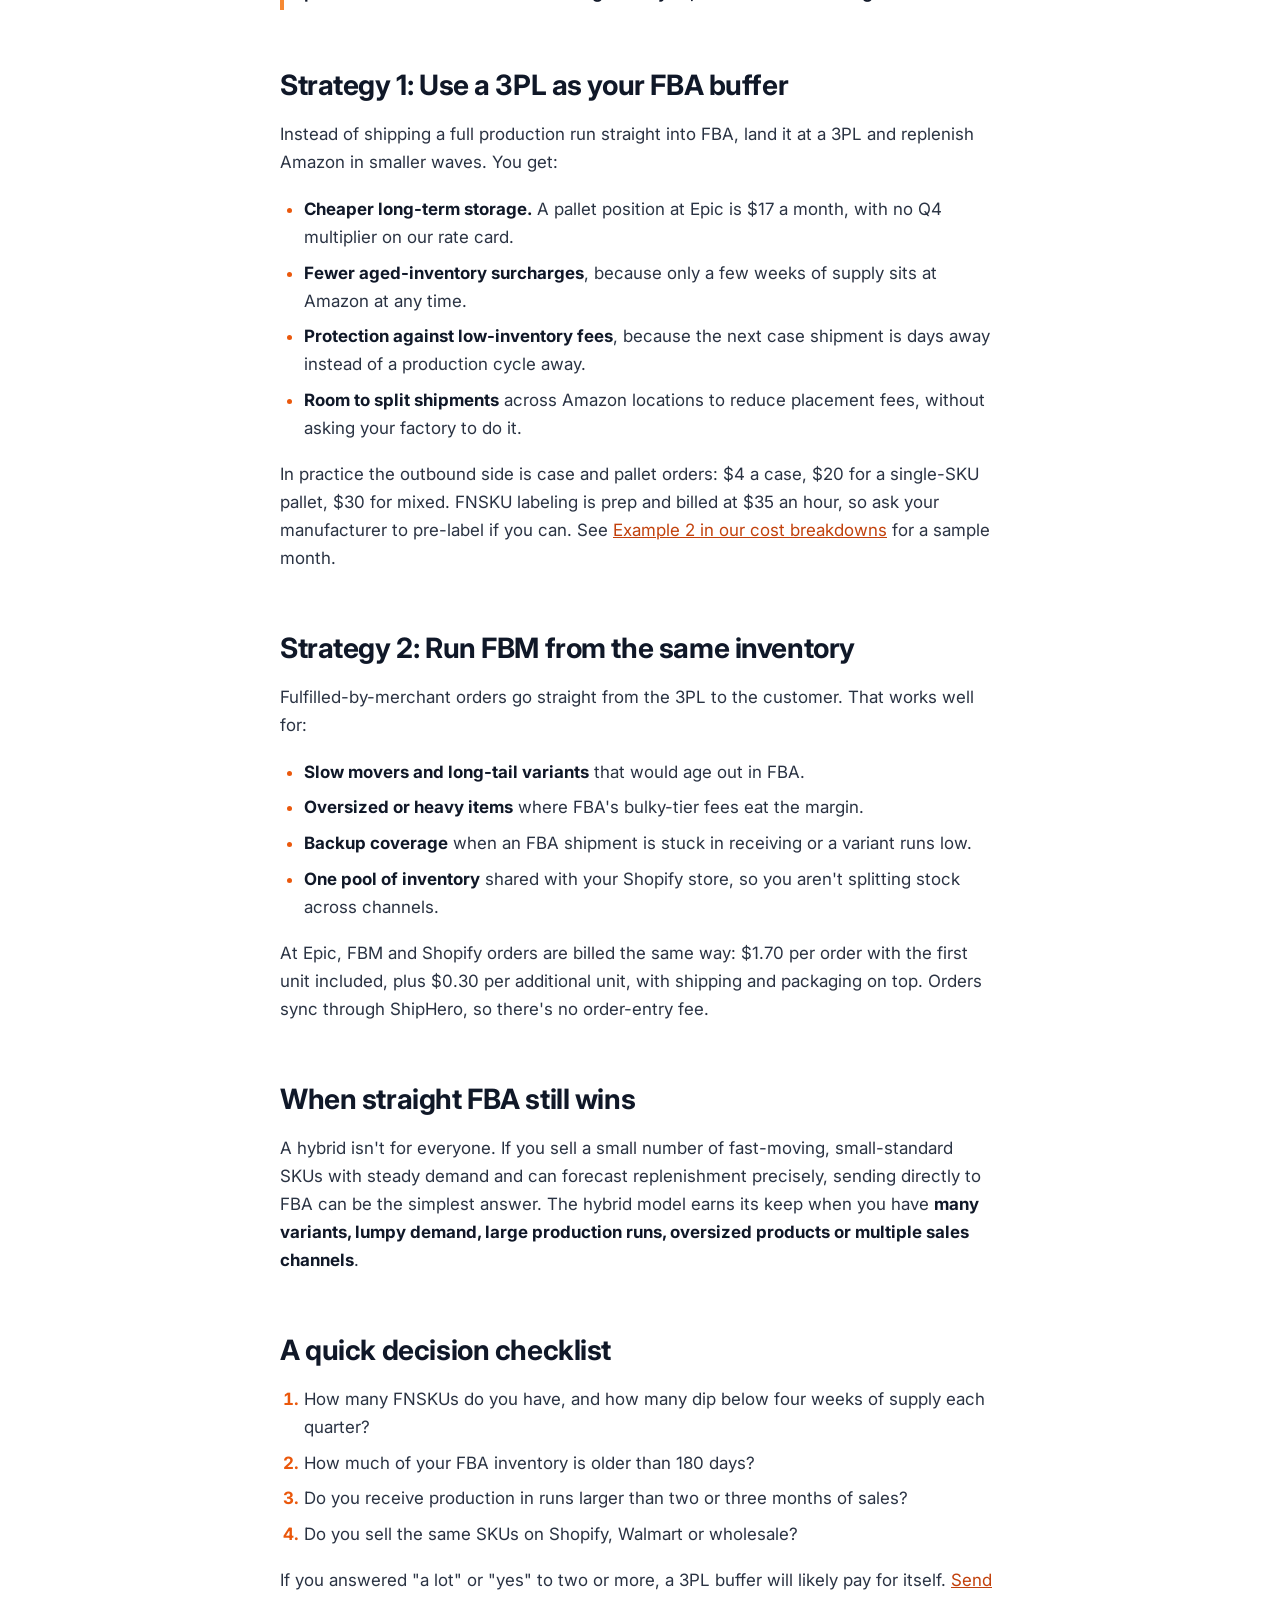
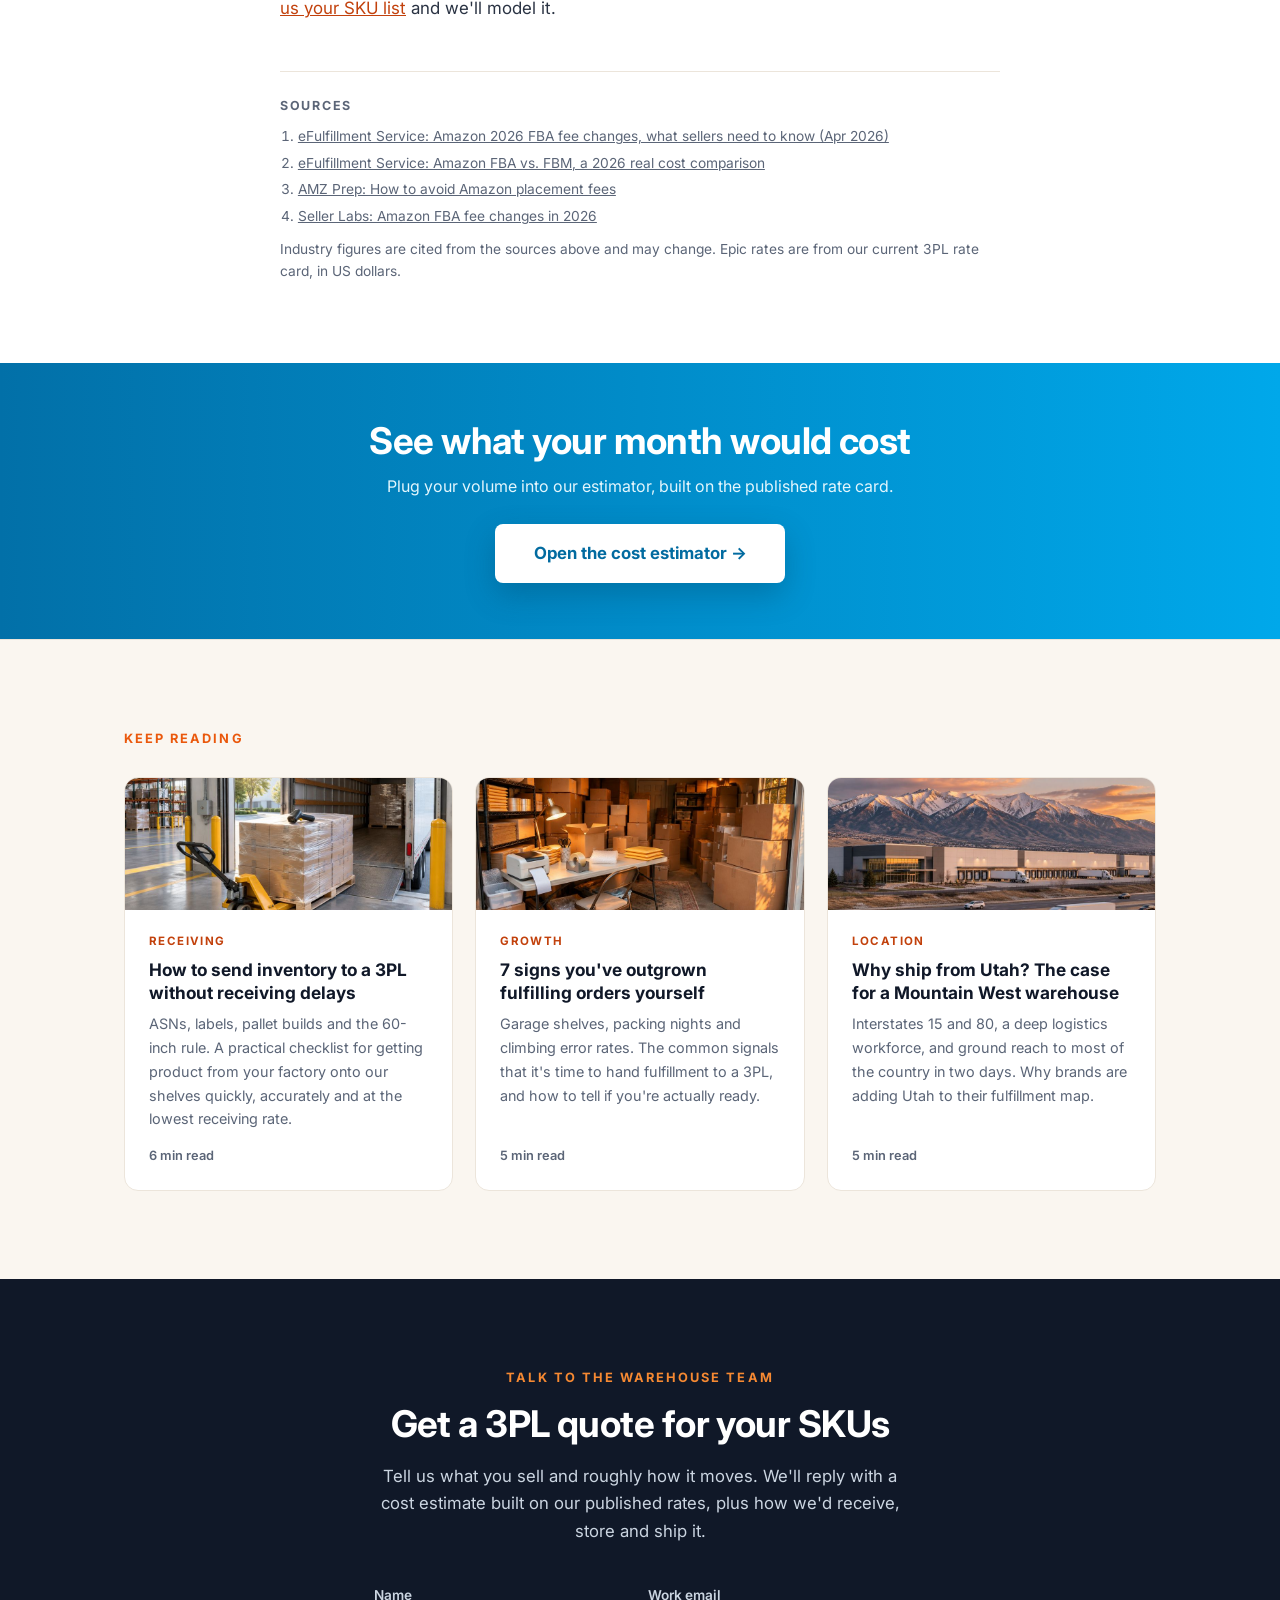
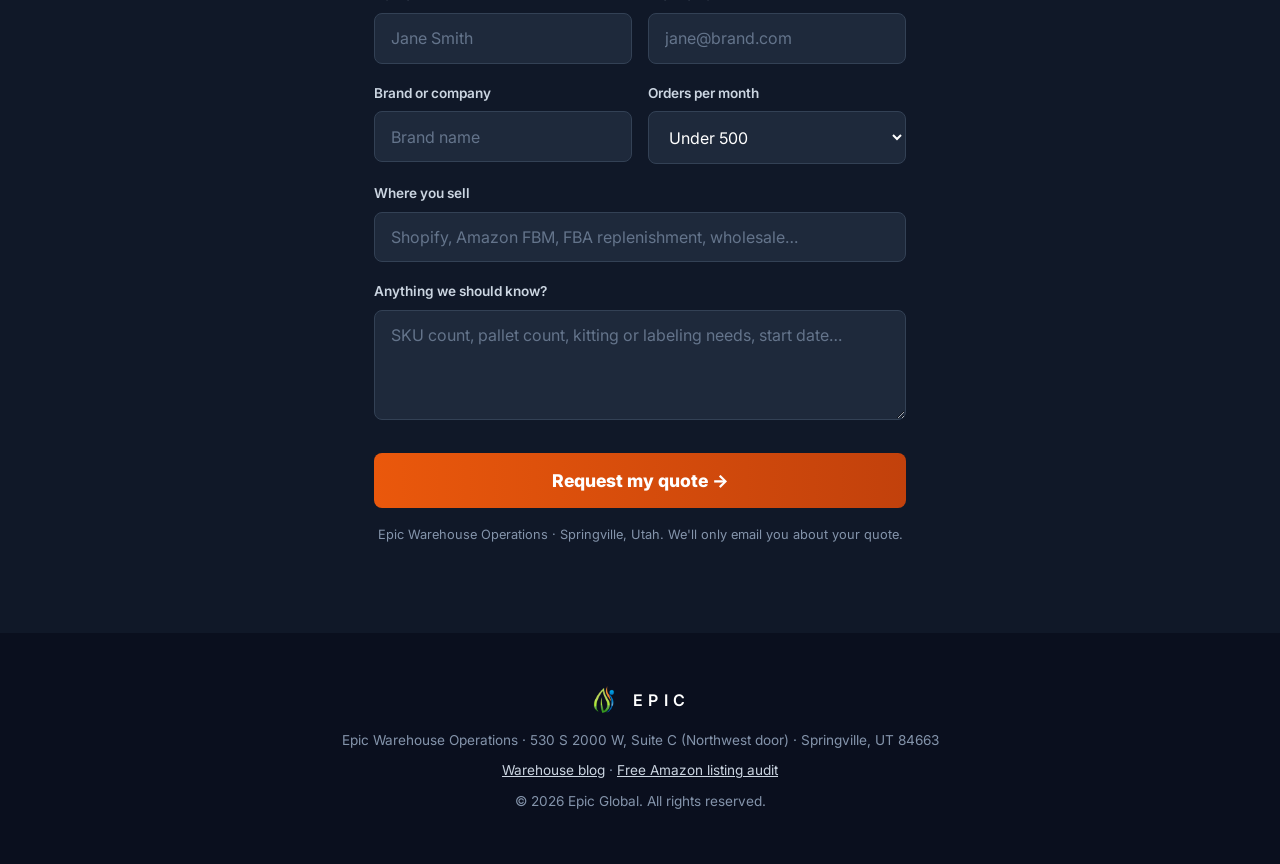
<file: warehouse/amazon-fba-fbm-3pl-2026.html>
<!DOCTYPE html>
<html lang="en"><head>
<meta charset="UTF-8">
<meta name="viewport" content="width=device-width, initial-scale=1.0">
<title>FBA, FBM, or both? Using a 3PL around Amazon&#x27;s 2026 fees | Epic Warehouse</title>
<meta name="description" content="Amazon&#x27;s 2026 fee changes reward sellers who keep FBA stocked lean and steady. Here&#x27;s how a 3PL fits around that, as a buffer for FBA and as the engine for FBM.">
<link rel="canonical" href="https://goglobalwithepic.com/warehouse/amazon-fba-fbm-3pl-2026.html">
<meta property="og:type" content="article">
<meta property="og:url" content="https://goglobalwithepic.com/warehouse/amazon-fba-fbm-3pl-2026.html">
<meta property="og:title" content="FBA, FBM, or both? Using a 3PL around Amazon&#x27;s 2026 fees | Epic Warehouse">
<meta property="og:description" content="Amazon&#x27;s 2026 fee changes reward sellers who keep FBA stocked lean and steady. Here&#x27;s how a 3PL fits around that, as a buffer for FBA and as the engine for FBM.">
<meta property="og:image" content="https://goglobalwithepic.com/og-image.png">
<meta name="twitter:card" content="summary_large_image">
<meta name="twitter:title" content="FBA, FBM, or both? Using a 3PL around Amazon&#x27;s 2026 fees | Epic Warehouse">
<meta name="twitter:description" content="Amazon&#x27;s 2026 fee changes reward sellers who keep FBA stocked lean and steady. Here&#x27;s how a 3PL fits around that, as a buffer for FBA and as the engine for FBM.">
<link rel="icon" href="/warehouse/assets/epic-mark.png">
<link rel="preconnect" href="https://fonts.googleapis.com">
<link rel="preconnect" href="https://fonts.gstatic.com" crossorigin="">
<link href="https://fonts.googleapis.com/css2?family=Inter:wght@400;500;600;700;800&amp;display=swap" rel="stylesheet">
<link rel="stylesheet" href="/warehouse/assets/blog.css">
<script type="application/ld+json">{"@context": "https://schema.org", "@type": "BlogPosting", "headline": "FBA, FBM, or both? Using a 3PL around Amazon's 2026 fees", "description": "Amazon's 2026 fee changes reward sellers who keep FBA stocked lean and steady. Here's how a 3PL fits around that, as a buffer for FBA and as the engine for FBM.", "datePublished": "2026-11-04", "dateModified": "2026-11-04", "author": {"@type": "Organization", "name": "Epic Warehouse Operations"}, "publisher": {"@type": "Organization", "name": "Epic Global"}, "mainEntityOfPage": "https://goglobalwithepic.com/warehouse/amazon-fba-fbm-3pl-2026.html"}</script>
<script async src="https://www.googletagmanager.com/gtag/js?id=G-J8RV4ZMKKX"></script>
<script>
  window.dataLayer = window.dataLayer || [];
  function gtag(){dataLayer.push(arguments);}
  gtag('js', new Date());
  gtag('config', 'G-J8RV4ZMKKX');
</script>
<!-- Meta Pixel -->
<script>
  !function(f,b,e,v,n,t,s){if(f.fbq)return;n=f.fbq=function(){n.callMethod?
  n.callMethod.apply(n,arguments):n.queue.push(arguments)};if(!f._fbq)f._fbq=n;
  n.push=n;n.loaded=!0;n.version='2.0';n.queue=[];t=b.createElement(e);t.async=!0;
  t.src=v;s=b.getElementsByTagName(e)[0];s.parentNode.insertBefore(t,s)}(window,
  document,'script','https://connect.facebook.net/en_US/fbevents.js');
  fbq('init', '1447030554141877');
  fbq('track', 'PageView');
</script>
<noscript><img height="1" width="1" style="display:none"
  src="https://www.facebook.com/tr?id=1447030554141877&ev=PageView&noscript=1"></noscript>
</head>
<body>

<header>
  <div class="wrap nav">
    <a class="logo" href="/"><img src="/warehouse/assets/epic-mark.png" alt="Epic Global Inc."><span>EPIC</span><small>Warehouse</small></a>
    <nav class="navlinks">
      <a class="tx" href="/#services">Services</a>
      <a class="tx" href="/#articles">Articles</a>
      <a class="tx" href="/#estimate">Cost estimator</a>
      <a class="cta-sm" href="#quote">Get a 3PL quote</a>
    </nav>
  </div>
</header>

<section class="post-hero">
  <div class="wrap">
    <div class="crumbs"><a href="/">Warehouse blog</a> · Amazon</div>
    <h1>FBA, FBM, or both? Using a 3PL around Amazon's 2026 fees</h1>
    <p class="dek">Amazon's 2026 fee changes reward sellers who keep FBA stocked lean and steady. Here's how a 3PL fits around that, as a buffer for FBA and as the engine for FBM.</p>
    <div class="byline">Epic Warehouse Operations · November 4, 2026 · 7 min read</div>
  </div>
</section>

<section class="article">
  <div class="wrap">
    <div class="prose">

<div class="takeaways"><h4>The short version</h4><ul>
<li>Amazon's 2026 changes penalize both <strong>too little</strong> inventory (low-inventory fees) and <strong>too much</strong> (aged-inventory surcharges starting earlier).</li>
<li>A 3PL lets you hold bulk stock cheaply off Amazon and <strong>feed FBA in right-sized case and pallet shipments</strong>.</li>
<li>FBM through a 3PL makes sense for slow movers, oversized items and anything you also sell on Shopify.</li>
</ul></div>

<p>For years the default advice for Amazon sellers was simple: send everything to FBA. That is getting harder to justify. Amazon's fees now push sellers toward holding a steady, moderate amount of stock in its network. It doesn't want too little, and it doesn't want too much. That is exactly the gap a third-party warehouse fills.</p>

<h2>What changed in 2026</h2>
<p>Amazon announces fee changes in Seller Central, and the details vary by size tier and category. Always confirm current numbers there. Industry coverage of the 2026 changes highlighted several shifts:<sup><a href="#src-1">1</a>,<a href="#src-2">2</a></sup></p>
<ul>
<li><strong>Low-inventory-level fees are measured per FNSKU</strong> instead of per parent ASIN, and apply to a variant until it's restocked above 28 days of supply, according to eFulfillment Service's summary.<sup><a href="#src-1">1</a></sup> One under-stocked color or size can now trigger the fee on its own.</li>
<li><strong>Aged-inventory surcharges start earlier</strong>, at 181 days instead of 271.<sup><a href="#src-1">1</a></sup></li>
<li><strong>Inbound placement fees</strong> still apply when you choose to ship to fewer Amazon locations. Splitting shipments across more fulfillment centers can bring the fee to zero, but every split is another shipment to build.<sup><a href="#src-1">1</a>,<a href="#src-3">3</a></sup></li>
<li><strong>A 3.5% fuel and logistics surcharge</strong> on FBA fulfillment fees in the US and Canada took effect April 17, 2026, as reported.<sup><a href="#src-1">1</a></sup></li>
<li><strong>Q4 storage rates</strong> continue to climb sharply from October through December.</li>
</ul>
<blockquote>The 2026 pattern: Amazon wants your inventory in its network in steady, predictable amounts. Overstocking costs you, and so does running thin.</blockquote>

<h2>Strategy 1: Use a 3PL as your FBA buffer</h2>
<p>Instead of shipping a full production run straight into FBA, land it at a 3PL and replenish Amazon in smaller waves. You get:</p>
<ul>
<li><strong>Cheaper long-term storage.</strong> A pallet position at Epic is $17 a month, with no Q4 multiplier on our rate card.</li>
<li><strong>Fewer aged-inventory surcharges</strong>, because only a few weeks of supply sits at Amazon at any time.</li>
<li><strong>Protection against low-inventory fees</strong>, because the next case shipment is days away instead of a production cycle away.</li>
<li><strong>Room to split shipments</strong> across Amazon locations to reduce placement fees, without asking your factory to do it.</li>
</ul>
<p>In practice the outbound side is case and pallet orders: $4 a case, $20 for a single-SKU pallet, $30 for mixed. FNSKU labeling is prep and billed at $35 an hour, so ask your manufacturer to pre-label if you can. See <a href="/warehouse/3pl-cost-examples.html">Example 2 in our cost breakdowns</a> for a sample month.</p>

<h2>Strategy 2: Run FBM from the same inventory</h2>
<p>Fulfilled-by-merchant orders go straight from the 3PL to the customer. That works well for:</p>
<ul>
<li><strong>Slow movers and long-tail variants</strong> that would age out in FBA.</li>
<li><strong>Oversized or heavy items</strong> where FBA's bulky-tier fees eat the margin.</li>
<li><strong>Backup coverage</strong> when an FBA shipment is stuck in receiving or a variant runs low.</li>
<li><strong>One pool of inventory</strong> shared with your Shopify store, so you aren't splitting stock across channels.</li>
</ul>
<p>At Epic, FBM and Shopify orders are billed the same way: $1.70 per order with the first unit included, plus $0.30 per additional unit, with shipping and packaging on top. Orders sync through ShipHero, so there's no order-entry fee.</p>

<h2>When straight FBA still wins</h2>
<p>A hybrid isn't for everyone. If you sell a small number of fast-moving, small-standard SKUs with steady demand and can forecast replenishment precisely, sending directly to FBA can be the simplest answer. The hybrid model earns its keep when you have <strong>many variants, lumpy demand, large production runs, oversized products or multiple sales channels</strong>.</p>

<h2>A quick decision checklist</h2>
<ol>
<li>How many FNSKUs do you have, and how many dip below four weeks of supply each quarter?</li>
<li>How much of your FBA inventory is older than 180 days?</li>
<li>Do you receive production in runs larger than two or three months of sales?</li>
<li>Do you sell the same SKUs on Shopify, Walmart or wholesale?</li>
</ol>
<p>If you answered "a lot" or "yes" to two or more, a 3PL buffer will likely pay for itself. <a href="#quote">Send us your SKU list</a> and we'll model it.</p>

    </div>
    <div class="sources"><h4>Sources</h4><ol><li id="src-1"><a href="https://www.efulfillmentservice.com/2026/04/amazon-2026-fba-fee-changes-what-sellers-need-to-know/" rel="noopener" target="_blank">eFulfillment Service: Amazon 2026 FBA fee changes, what sellers need to know (Apr 2026)</a></li><li id="src-2"><a href="https://www.efulfillmentservice.com/2026/04/amazon-fba-vs-fbm-2026-real-cost-comparison/" rel="noopener" target="_blank">eFulfillment Service: Amazon FBA vs. FBM, a 2026 real cost comparison</a></li><li id="src-3"><a href="https://amzprep.com/?p=52445" rel="noopener" target="_blank">AMZ Prep: How to avoid Amazon placement fees</a></li><li id="src-4"><a href="https://www.sellerlabs.com/?p=18606" rel="noopener" target="_blank">Seller Labs: Amazon FBA fee changes in 2026</a></li></ol>
      <p style="margin-top:10px">Industry figures are cited from the sources above and may change. Epic rates are from our current 3PL rate card, in US dollars.</p></div>
  </div>
</section>

<div class="ctaband"><div class="wrap">
  <h2>See what your month would cost</h2>
  <p>Plug your volume into our estimator, built on the published rate card.</p>
  <a class="cta" href="/#estimate">Open the cost estimator →</a>
</div></div>

<section class="related">
  <div class="wrap">
    <div class="kicker">Keep reading</div>
    <div class="posts"><a class="pcard" href="/warehouse/sending-inventory-to-a-3pl.html">
  <div class="cover photo"><img src="/warehouse/assets/img/sending-inventory-to-a-3pl.jpg" alt="Pallet jack with a wrapped pallet at a dock door" loading="lazy" width="960" height="537"></div>
  <div class="body"><div class="tag">Receiving</div><h3>How to send inventory to a 3PL without receiving delays</h3><p>ASNs, labels, pallet builds and the 60-inch rule. A practical checklist for getting product from your factory onto our shelves quickly, accurately and at the lowest receiving rate.</p><div class="meta">6 min read</div></div>
</a><a class="pcard" href="/warehouse/outgrown-in-house-fulfillment.html">
  <div class="cover photo"><img src="/warehouse/assets/img/outgrown-in-house-fulfillment.jpg" alt="Garage crowded with boxes and a packing table" loading="lazy" width="960" height="537"></div>
  <div class="body"><div class="tag">Growth</div><h3>7 signs you've outgrown fulfilling orders yourself</h3><p>Garage shelves, packing nights and climbing error rates. The common signals that it's time to hand fulfillment to a 3PL, and how to tell if you're actually ready.</p><div class="meta">5 min read</div></div>
</a><a class="pcard" href="/warehouse/why-utah-fulfillment.html">
  <div class="cover photo"><img src="/warehouse/assets/img/why-utah-fulfillment.jpg" alt="Warehouse with Utah mountains behind it" loading="lazy" width="960" height="537"></div>
  <div class="body"><div class="tag">Location</div><h3>Why ship from Utah? The case for a Mountain West warehouse</h3><p>Interstates 15 and 80, a deep logistics workforce, and ground reach to most of the country in two days. Why brands are adding Utah to their fulfillment map.</p><div class="meta">5 min read</div></div>
</a></div>
  </div>
</section>

<section class="optin" id="quote">
  <div class="wrap inner">
    <div class="kicker">Talk to the warehouse team</div>
    <h2>Get a 3PL quote for your SKUs</h2>
    <p class="lead">Tell us what you sell and roughly how it moves. We'll reply with a cost estimate built on our published rates, plus how we'd receive, store and ship it.</p>
    <form id="quoteForm" action="https://formspree.io/f/moearngb" method="POST">
      <input type="hidden" name="_subject" value="3PL quote request (Epic Warehouse blog)">
      <input type="hidden" name="source" id="q-source" value="">
      <div class="fields2">
        <div class="field"><label for="q-name">Name</label><input id="q-name" name="name" required placeholder="Jane Smith"></div>
        <div class="field"><label for="q-email">Work email</label><input id="q-email" name="email" type="email" required placeholder="jane@brand.com"></div>
        <div class="field"><label for="q-brand">Brand or company</label><input id="q-brand" name="brand" required placeholder="Brand name"></div>
        <div class="field"><label for="q-orders">Orders per month</label>
          <select id="q-orders" name="orders_per_month">
            <option>Under 500</option><option>500 – 2,000</option><option>2,000 – 10,000</option><option>10,000+</option><option>Mostly case &amp; pallet (B2B / FBA)</option>
          </select></div>
      </div>
      <div class="field"><label for="q-channels">Where you sell</label><input id="q-channels" name="channels" placeholder="Shopify, Amazon FBM, FBA replenishment, wholesale…"></div>
      <div class="field"><label for="q-msg">Anything we should know?</label><textarea id="q-msg" name="message" placeholder="SKU count, pallet count, kitting or labeling needs, start date…"></textarea></div>
      <button class="submit" type="submit">Request my quote →</button>
      <div class="fine">Epic Warehouse Operations · Springville, Utah. We'll only email you about your quote.</div>
      <div class="ok" id="quoteOk">Thanks! The warehouse team has your request and will reply by email.</div>
    </form>
  </div>
</section>

<footer>
  <div class="wrap">
    <div class="fmark"><img src="/warehouse/assets/epic-mark.png" alt=""><span>EPIC</span></div>
    <div>Epic Warehouse Operations · 530 S 2000 W, Suite C (Northwest door) · Springville, UT 84663</div>
    <div style="margin-top:8px"><a href="/">Warehouse blog</a> · <a href="/audit/">Free Amazon listing audit</a></div>
    <div style="margin-top:8px">© 2026 Epic Global. All rights reserved.</div>
  </div>
</footer>

<script>
  // quote form: AJAX submit to Formspree so the visitor stays on the page
  (function(){
    var f=document.getElementById('quoteForm'); if(!f) return;
    document.getElementById('q-source').value=location.pathname;
    f.addEventListener('submit',function(e){
      e.preventDefault();
      var btn=f.querySelector('.submit'); btn.disabled=true; btn.textContent='Sending…';
      fetch(f.action,{method:'POST',body:new FormData(f),headers:{'Accept':'application/json'}})
        .then(function(r){ if(!r.ok) throw 0;
          document.getElementById('quoteOk').style.display='block'; f.reset(); btn.textContent='Sent ✓';
          if(window.gtag) gtag('event','generate_lead',{form:'3pl_quote'});
          if(window.fbq) fbq('track','Lead');
        })
        .catch(function(){ btn.disabled=false; btn.textContent='Request my quote →';
          alert('Something went wrong. Please email hello@globalwithepic.com and we will get right back to you.'); });
    });
  })();
</script>
<script>/* owner edit mode: add ?edit to the URL (see assets/edit.js) */if(/[?&]edit\b/.test(location.search)){(function(){var s=document.createElement("script");s.src="/assets/edit.js";document.head.appendChild(s);})();}</script>
</body></html>
</file>
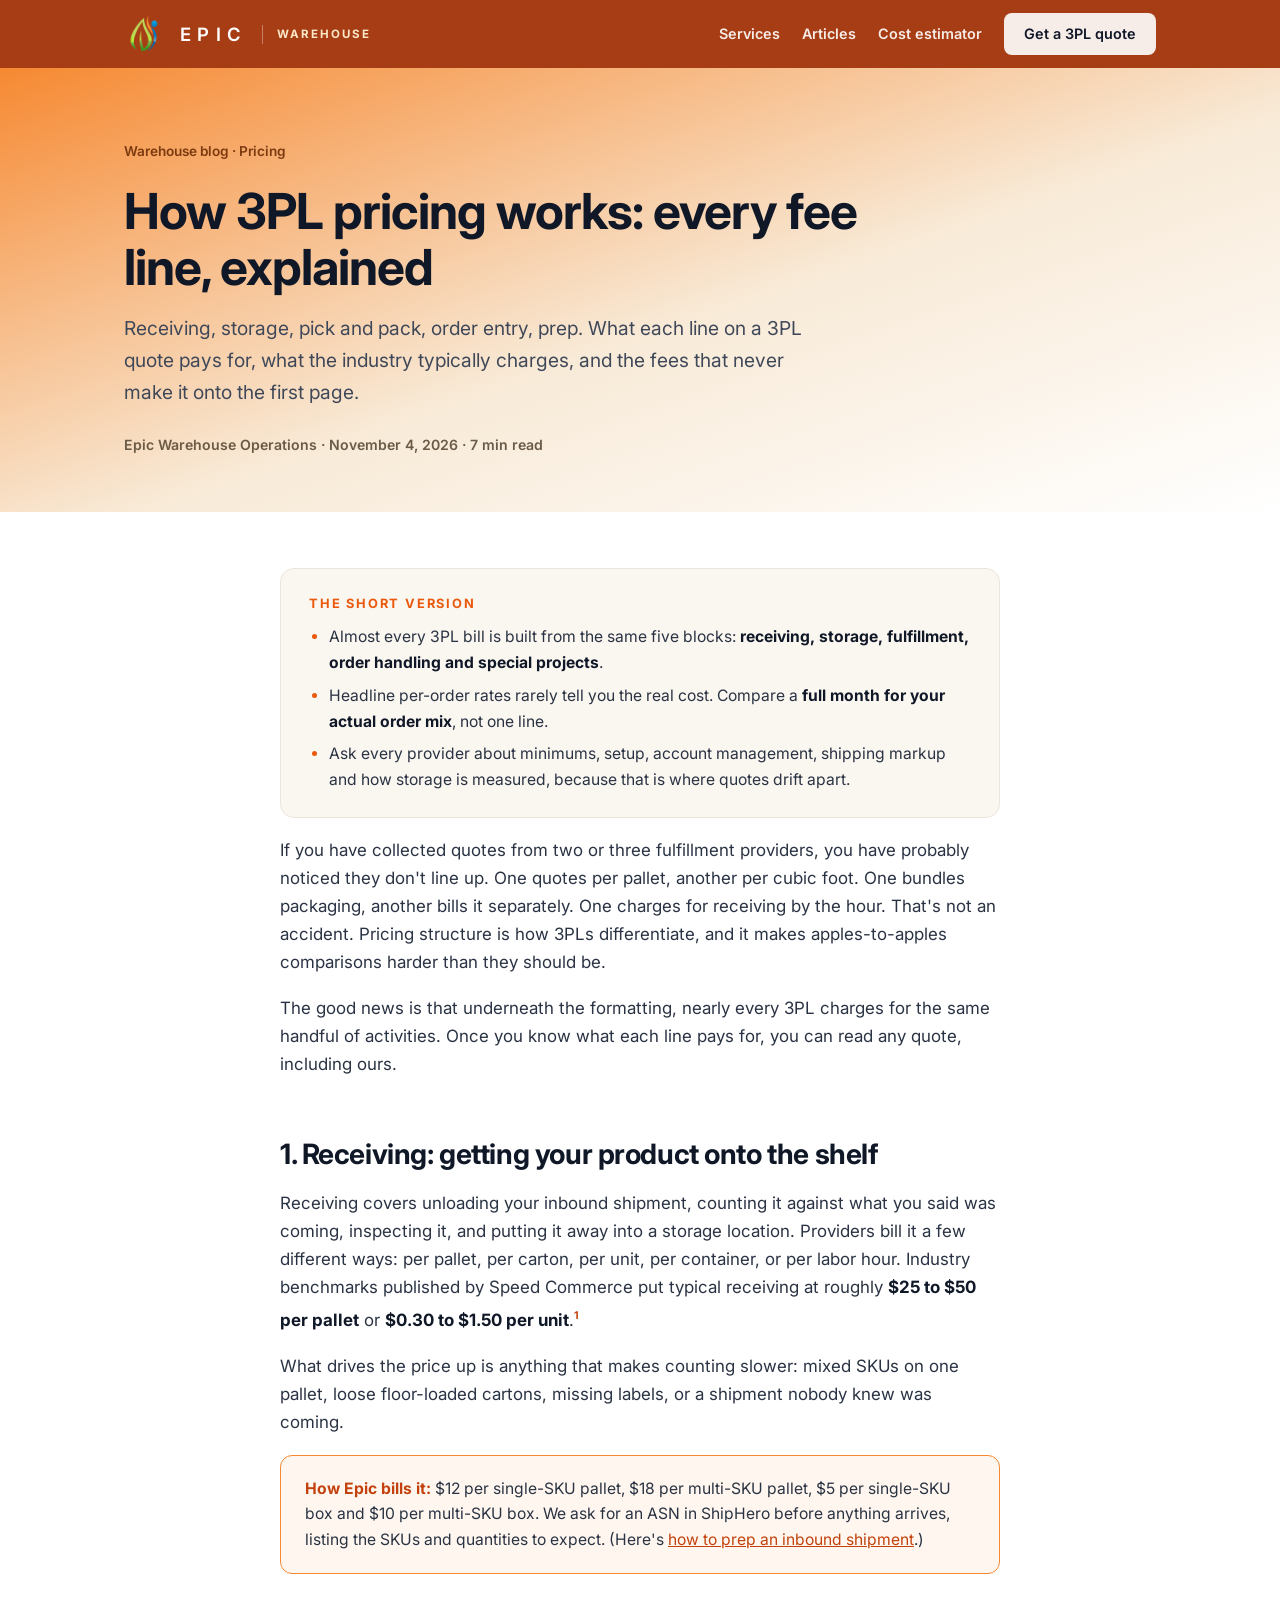
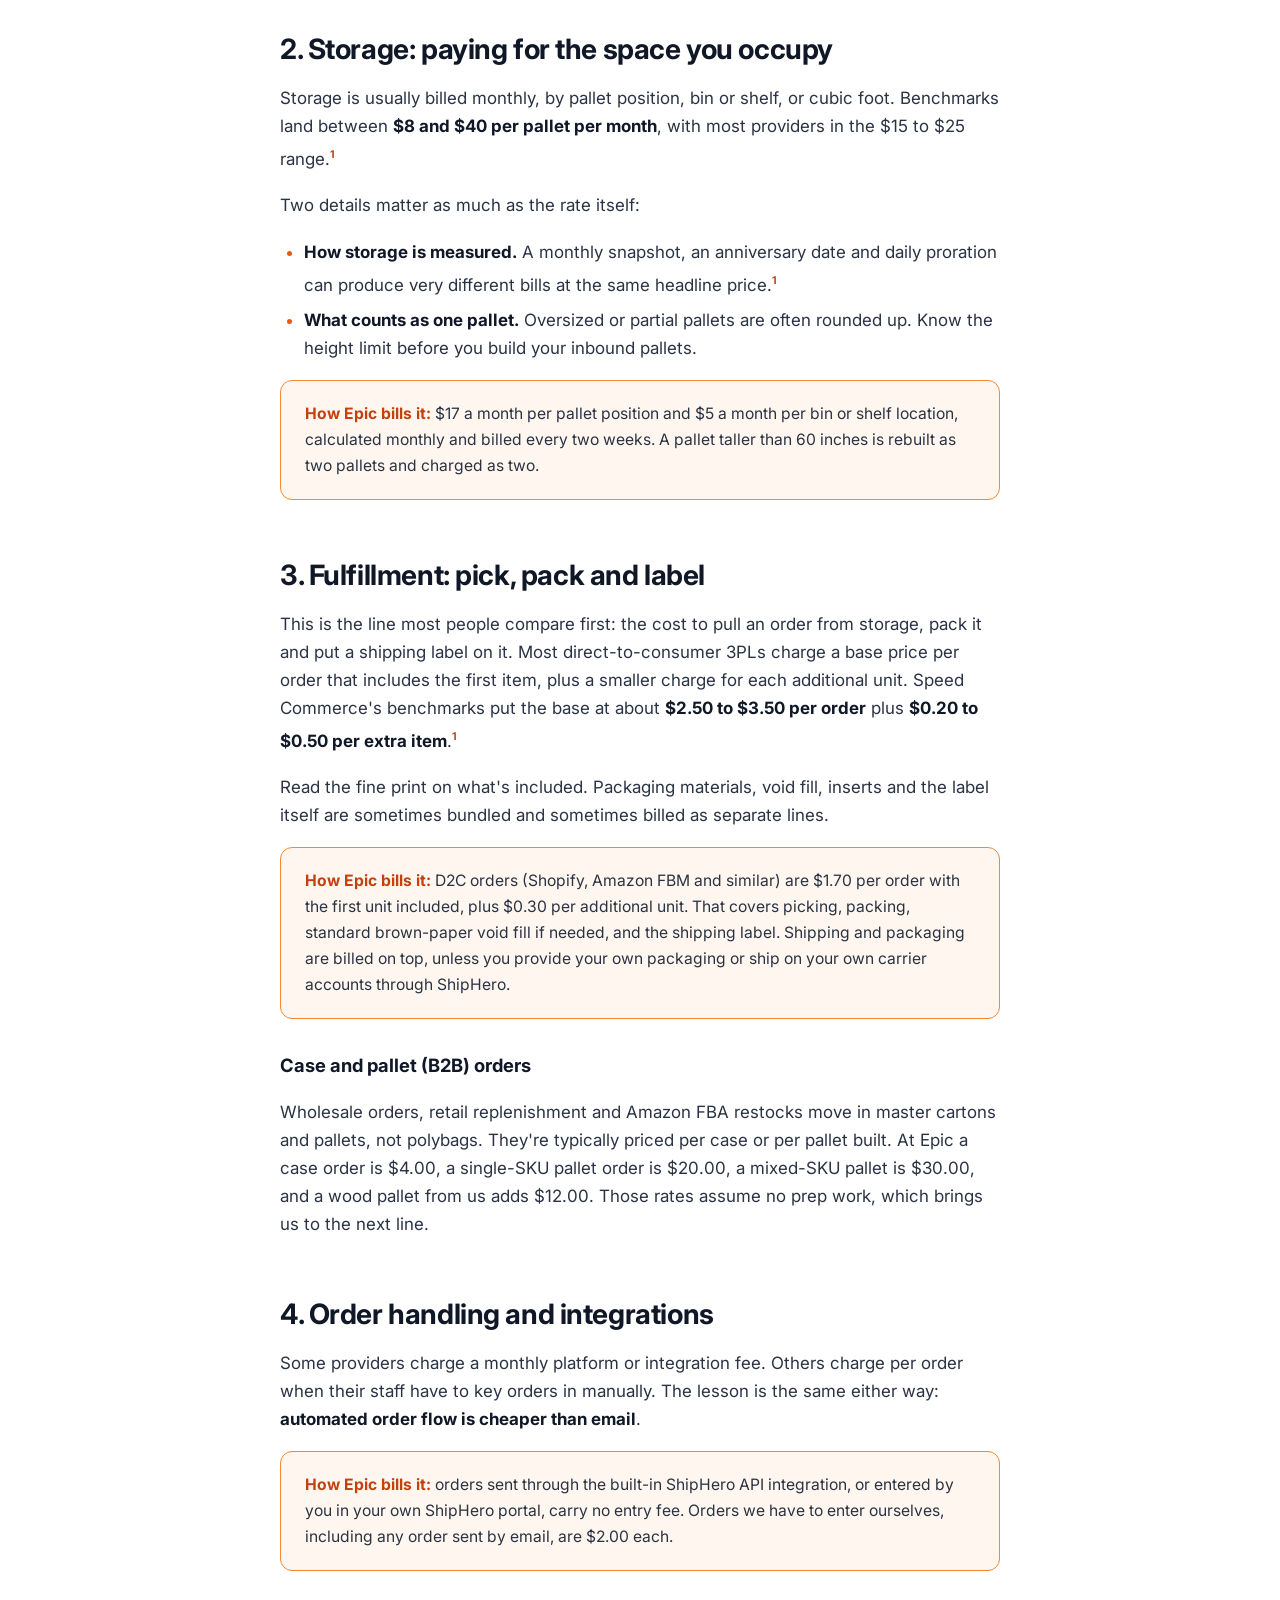
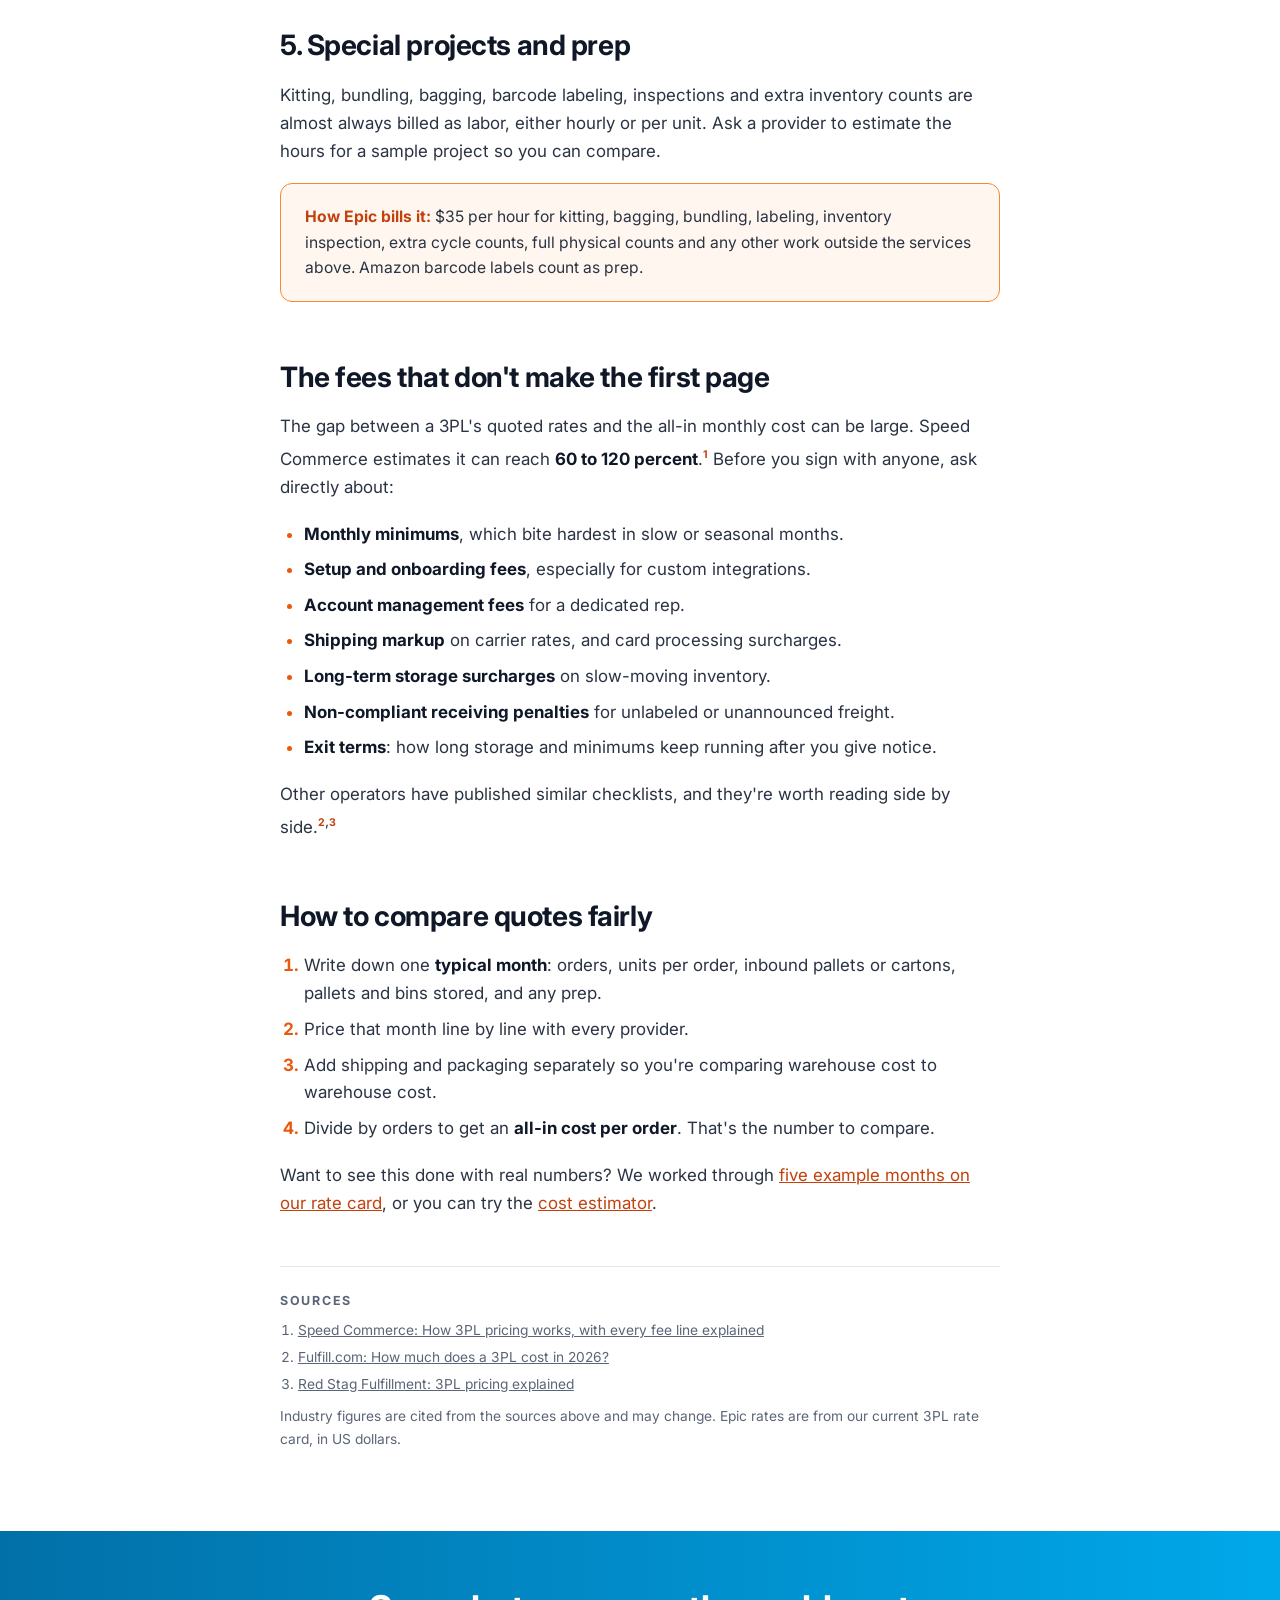
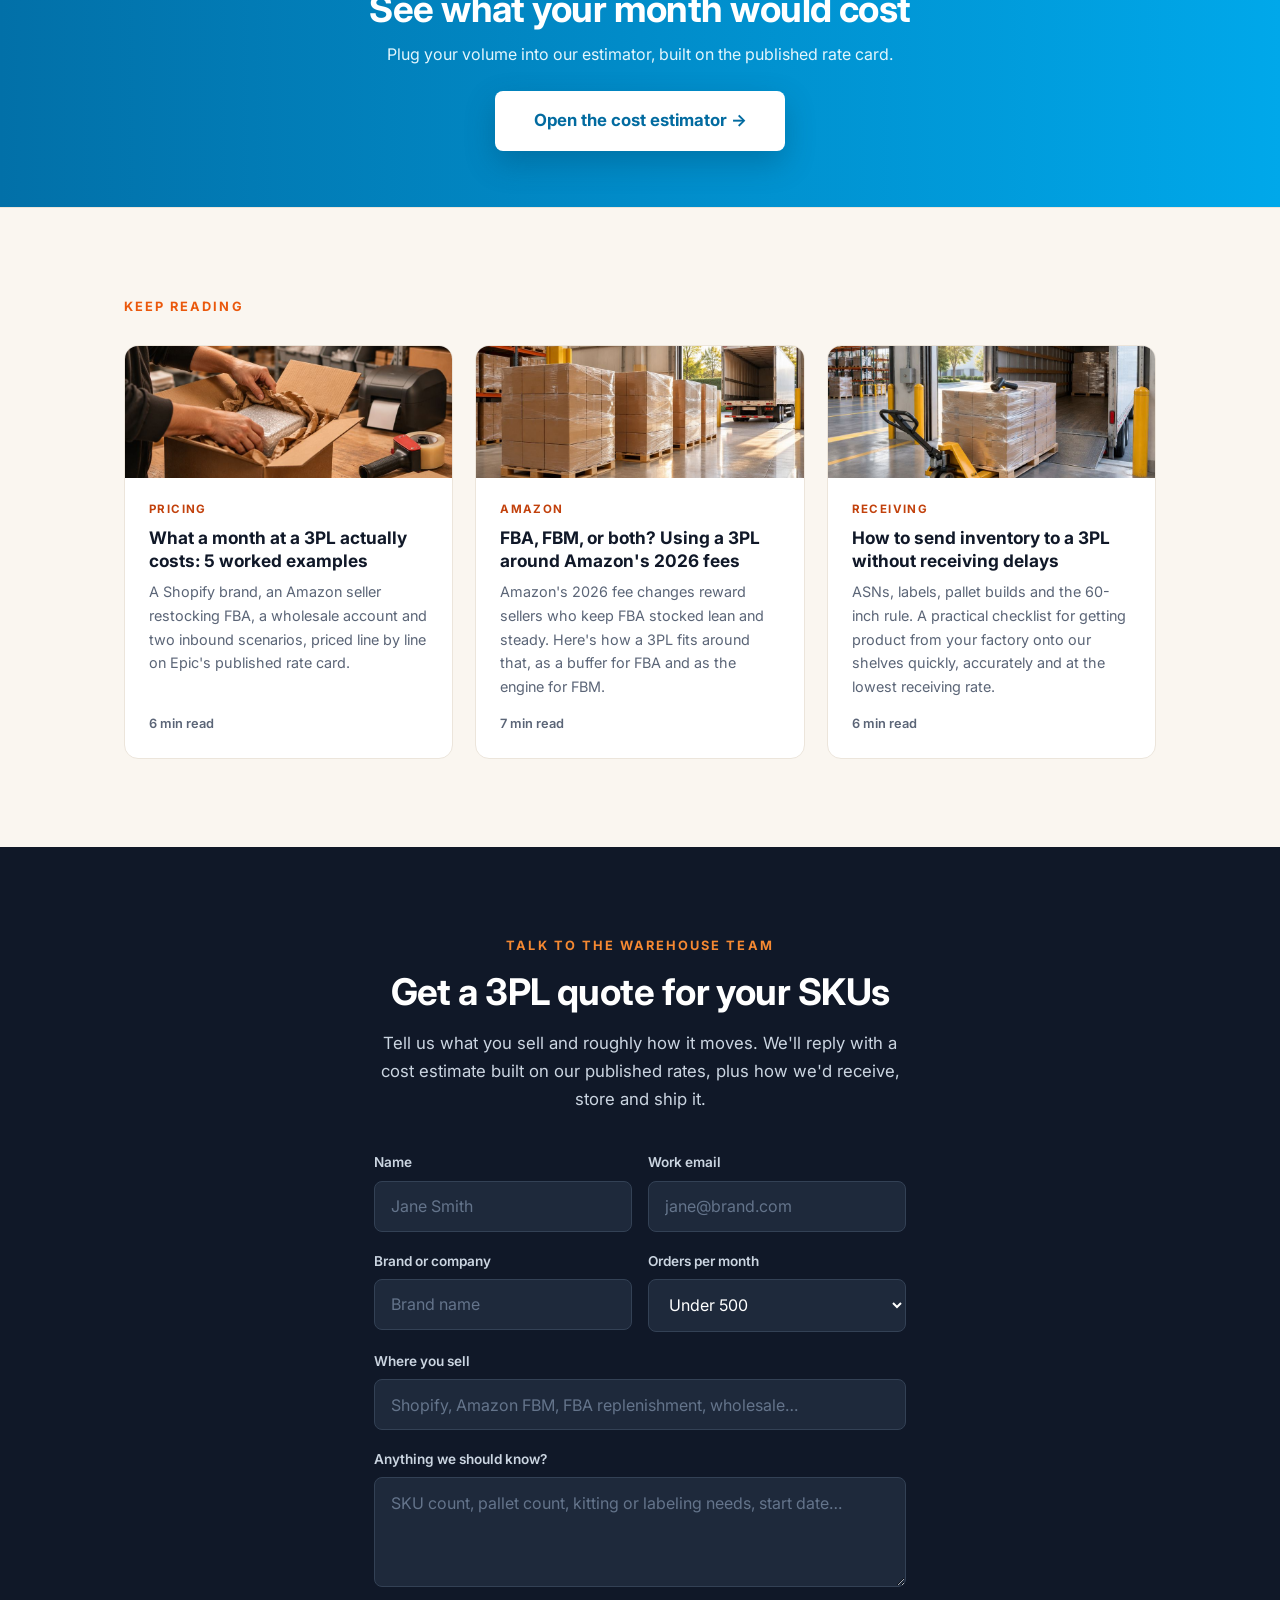
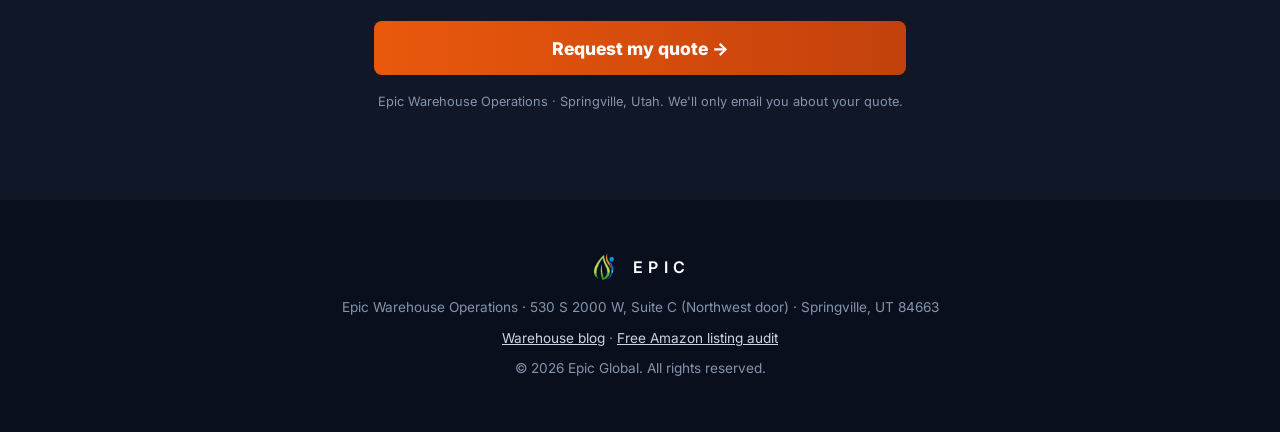
<file: warehouse/how-3pl-pricing-works.html>
<!DOCTYPE html>
<html lang="en"><head>
<meta charset="UTF-8">
<meta name="viewport" content="width=device-width, initial-scale=1.0">
<title>How 3PL pricing works: every fee line, explained | Epic Warehouse</title>
<meta name="description" content="Receiving, storage, pick and pack, order entry, prep. What each line on a 3PL quote pays for, what the industry typically charges, and the fees that never make it onto the first page.">
<link rel="canonical" href="https://goglobalwithepic.com/warehouse/how-3pl-pricing-works.html">
<meta property="og:type" content="article">
<meta property="og:url" content="https://goglobalwithepic.com/warehouse/how-3pl-pricing-works.html">
<meta property="og:title" content="How 3PL pricing works: every fee line, explained | Epic Warehouse">
<meta property="og:description" content="Receiving, storage, pick and pack, order entry, prep. What each line on a 3PL quote pays for, what the industry typically charges, and the fees that never make it onto the first page.">
<meta property="og:image" content="https://goglobalwithepic.com/og-image.png">
<meta name="twitter:card" content="summary_large_image">
<meta name="twitter:title" content="How 3PL pricing works: every fee line, explained | Epic Warehouse">
<meta name="twitter:description" content="Receiving, storage, pick and pack, order entry, prep. What each line on a 3PL quote pays for, what the industry typically charges, and the fees that never make it onto the first page.">
<link rel="icon" href="/warehouse/assets/epic-mark.png">
<link rel="preconnect" href="https://fonts.googleapis.com">
<link rel="preconnect" href="https://fonts.gstatic.com" crossorigin="">
<link href="https://fonts.googleapis.com/css2?family=Inter:wght@400;500;600;700;800&amp;display=swap" rel="stylesheet">
<link rel="stylesheet" href="/warehouse/assets/blog.css">
<script type="application/ld+json">{"@context": "https://schema.org", "@type": "BlogPosting", "headline": "How 3PL pricing works: every fee line, explained", "description": "Receiving, storage, pick and pack, order entry, prep. What each line on a 3PL quote pays for, what the industry typically charges, and the fees that never make it onto the first page.", "datePublished": "2026-11-04", "dateModified": "2026-11-04", "author": {"@type": "Organization", "name": "Epic Warehouse Operations"}, "publisher": {"@type": "Organization", "name": "Epic Global"}, "mainEntityOfPage": "https://goglobalwithepic.com/warehouse/how-3pl-pricing-works.html"}</script>
<script async src="https://www.googletagmanager.com/gtag/js?id=G-J8RV4ZMKKX"></script>
<script>
  window.dataLayer = window.dataLayer || [];
  function gtag(){dataLayer.push(arguments);}
  gtag('js', new Date());
  gtag('config', 'G-J8RV4ZMKKX');
</script>
<!-- Meta Pixel -->
<script>
  !function(f,b,e,v,n,t,s){if(f.fbq)return;n=f.fbq=function(){n.callMethod?
  n.callMethod.apply(n,arguments):n.queue.push(arguments)};if(!f._fbq)f._fbq=n;
  n.push=n;n.loaded=!0;n.version='2.0';n.queue=[];t=b.createElement(e);t.async=!0;
  t.src=v;s=b.getElementsByTagName(e)[0];s.parentNode.insertBefore(t,s)}(window,
  document,'script','https://connect.facebook.net/en_US/fbevents.js');
  fbq('init', '1447030554141877');
  fbq('track', 'PageView');
</script>
<noscript><img height="1" width="1" style="display:none"
  src="https://www.facebook.com/tr?id=1447030554141877&ev=PageView&noscript=1"></noscript>
</head>
<body>

<header>
  <div class="wrap nav">
    <a class="logo" href="/"><img src="/warehouse/assets/epic-mark.png" alt="Epic Global Inc."><span>EPIC</span><small>Warehouse</small></a>
    <nav class="navlinks">
      <a class="tx" href="/#services">Services</a>
      <a class="tx" href="/#articles">Articles</a>
      <a class="tx" href="/#estimate">Cost estimator</a>
      <a class="cta-sm" href="#quote">Get a 3PL quote</a>
    </nav>
  </div>
</header>

<section class="post-hero">
  <div class="wrap">
    <div class="crumbs"><a href="/">Warehouse blog</a> · Pricing</div>
    <h1>How 3PL pricing works: every fee line, explained</h1>
    <p class="dek">Receiving, storage, pick and pack, order entry, prep. What each line on a 3PL quote pays for, what the industry typically charges, and the fees that never make it onto the first page.</p>
    <div class="byline">Epic Warehouse Operations · November 4, 2026 · 7 min read</div>
  </div>
</section>

<section class="article">
  <div class="wrap">
    <div class="prose">

<div class="takeaways"><h4>The short version</h4><ul>
<li>Almost every 3PL bill is built from the same five blocks: <strong>receiving, storage, fulfillment, order handling and special projects</strong>.</li>
<li>Headline per-order rates rarely tell you the real cost. Compare a <strong>full month for your actual order mix</strong>, not one line.</li>
<li>Ask every provider about minimums, setup, account management, shipping markup and how storage is measured, because that is where quotes drift apart.</li>
</ul></div>

<p>If you have collected quotes from two or three fulfillment providers, you have probably noticed they don't line up. One quotes per pallet, another per cubic foot. One bundles packaging, another bills it separately. One charges for receiving by the hour. That's not an accident. Pricing structure is how 3PLs differentiate, and it makes apples-to-apples comparisons harder than they should be.</p>

<p>The good news is that underneath the formatting, nearly every 3PL charges for the same handful of activities. Once you know what each line pays for, you can read any quote, including ours.</p>

<h2>1. Receiving: getting your product onto the shelf</h2>
<p>Receiving covers unloading your inbound shipment, counting it against what you said was coming, inspecting it, and putting it away into a storage location. Providers bill it a few different ways: per pallet, per carton, per unit, per container, or per labor hour. Industry benchmarks published by Speed Commerce put typical receiving at roughly <strong>$25 to $50 per pallet</strong> or <strong>$0.30 to $1.50 per unit</strong>.<sup><a href="#src-1">1</a></sup></p>
<p>What drives the price up is anything that makes counting slower: mixed SKUs on one pallet, loose floor-loaded cartons, missing labels, or a shipment nobody knew was coming.</p>
<div class="callout"><b>How Epic bills it:</b> $12 per single-SKU pallet, $18 per multi-SKU pallet, $5 per single-SKU box and $10 per multi-SKU box. We ask for an ASN in ShipHero before anything arrives, listing the SKUs and quantities to expect. (Here's <a href="/warehouse/sending-inventory-to-a-3pl.html">how to prep an inbound shipment</a>.)</div>

<h2>2. Storage: paying for the space you occupy</h2>
<p>Storage is usually billed monthly, by pallet position, bin or shelf, or cubic foot. Benchmarks land between <strong>$8 and $40 per pallet per month</strong>, with most providers in the $15 to $25 range.<sup><a href="#src-1">1</a></sup></p>
<p>Two details matter as much as the rate itself:</p>
<ul>
<li><strong>How storage is measured.</strong> A monthly snapshot, an anniversary date and daily proration can produce very different bills at the same headline price.<sup><a href="#src-1">1</a></sup></li>
<li><strong>What counts as one pallet.</strong> Oversized or partial pallets are often rounded up. Know the height limit before you build your inbound pallets.</li>
</ul>
<div class="callout"><b>How Epic bills it:</b> $17 a month per pallet position and $5 a month per bin or shelf location, calculated monthly and billed every two weeks. A pallet taller than 60 inches is rebuilt as two pallets and charged as two.</div>

<h2>3. Fulfillment: pick, pack and label</h2>
<p>This is the line most people compare first: the cost to pull an order from storage, pack it and put a shipping label on it. Most direct-to-consumer 3PLs charge a base price per order that includes the first item, plus a smaller charge for each additional unit. Speed Commerce's benchmarks put the base at about <strong>$2.50 to $3.50 per order</strong> plus <strong>$0.20 to $0.50 per extra item</strong>.<sup><a href="#src-1">1</a></sup></p>
<p>Read the fine print on what's included. Packaging materials, void fill, inserts and the label itself are sometimes bundled and sometimes billed as separate lines.</p>
<div class="callout"><b>How Epic bills it:</b> D2C orders (Shopify, Amazon FBM and similar) are $1.70 per order with the first unit included, plus $0.30 per additional unit. That covers picking, packing, standard brown-paper void fill if needed, and the shipping label. Shipping and packaging are billed on top, unless you provide your own packaging or ship on your own carrier accounts through ShipHero.</div>

<h3>Case and pallet (B2B) orders</h3>
<p>Wholesale orders, retail replenishment and Amazon FBA restocks move in master cartons and pallets, not polybags. They're typically priced per case or per pallet built. At Epic a case order is $4.00, a single-SKU pallet order is $20.00, a mixed-SKU pallet is $30.00, and a wood pallet from us adds $12.00. Those rates assume no prep work, which brings us to the next line.</p>

<h2>4. Order handling and integrations</h2>
<p>Some providers charge a monthly platform or integration fee. Others charge per order when their staff have to key orders in manually. The lesson is the same either way: <strong>automated order flow is cheaper than email</strong>.</p>
<div class="callout"><b>How Epic bills it:</b> orders sent through the built-in ShipHero API integration, or entered by you in your own ShipHero portal, carry no entry fee. Orders we have to enter ourselves, including any order sent by email, are $2.00 each.</div>

<h2>5. Special projects and prep</h2>
<p>Kitting, bundling, bagging, barcode labeling, inspections and extra inventory counts are almost always billed as labor, either hourly or per unit. Ask a provider to estimate the hours for a sample project so you can compare.</p>
<div class="callout"><b>How Epic bills it:</b> $35 per hour for kitting, bagging, bundling, labeling, inventory inspection, extra cycle counts, full physical counts and any other work outside the services above. Amazon barcode labels count as prep.</div>

<h2>The fees that don't make the first page</h2>
<p>The gap between a 3PL's quoted rates and the all-in monthly cost can be large. Speed Commerce estimates it can reach <strong>60 to 120 percent</strong>.<sup><a href="#src-1">1</a></sup> Before you sign with anyone, ask directly about:</p>
<ul>
<li><strong>Monthly minimums</strong>, which bite hardest in slow or seasonal months.</li>
<li><strong>Setup and onboarding fees</strong>, especially for custom integrations.</li>
<li><strong>Account management fees</strong> for a dedicated rep.</li>
<li><strong>Shipping markup</strong> on carrier rates, and card processing surcharges.</li>
<li><strong>Long-term storage surcharges</strong> on slow-moving inventory.</li>
<li><strong>Non-compliant receiving penalties</strong> for unlabeled or unannounced freight.</li>
<li><strong>Exit terms</strong>: how long storage and minimums keep running after you give notice.</li>
</ul>
<p>Other operators have published similar checklists, and they're worth reading side by side.<sup><a href="#src-2">2</a>,<a href="#src-3">3</a></sup></p>

<h2>How to compare quotes fairly</h2>
<ol>
<li>Write down one <strong>typical month</strong>: orders, units per order, inbound pallets or cartons, pallets and bins stored, and any prep.</li>
<li>Price that month line by line with every provider.</li>
<li>Add shipping and packaging separately so you're comparing warehouse cost to warehouse cost.</li>
<li>Divide by orders to get an <strong>all-in cost per order</strong>. That's the number to compare.</li>
</ol>
<p>Want to see this done with real numbers? We worked through <a href="/warehouse/3pl-cost-examples.html">five example months on our rate card</a>, or you can try the <a href="/#estimate">cost estimator</a>.</p>

    </div>
    <div class="sources"><h4>Sources</h4><ol><li id="src-1"><a href="https://www.speedcommerce.com/insights/how-3pl-pricing-works-with-every-fee-line-explained/" rel="noopener" target="_blank">Speed Commerce: How 3PL pricing works, with every fee line explained</a></li><li id="src-2"><a href="https://fulfill.com/3pl-pricing" rel="noopener" target="_blank">Fulfill.com: How much does a 3PL cost in 2026?</a></li><li id="src-3"><a href="https://redstagfulfillment.com/?p=10351" rel="noopener" target="_blank">Red Stag Fulfillment: 3PL pricing explained</a></li></ol>
      <p style="margin-top:10px">Industry figures are cited from the sources above and may change. Epic rates are from our current 3PL rate card, in US dollars.</p></div>
  </div>
</section>

<div class="ctaband"><div class="wrap">
  <h2>See what your month would cost</h2>
  <p>Plug your volume into our estimator, built on the published rate card.</p>
  <a class="cta" href="/#estimate">Open the cost estimator →</a>
</div></div>

<section class="related">
  <div class="wrap">
    <div class="kicker">Keep reading</div>
    <div class="posts"><a class="pcard" href="/warehouse/3pl-cost-examples.html">
  <div class="cover photo"><img src="/warehouse/assets/img/3pl-cost-examples.jpg" alt="Packing an order at a pack station" loading="lazy" width="960" height="537"></div>
  <div class="body"><div class="tag">Pricing</div><h3>What a month at a 3PL actually costs: 5 worked examples</h3><p>A Shopify brand, an Amazon seller restocking FBA, a wholesale account and two inbound scenarios, priced line by line on Epic's published rate card.</p><div class="meta">6 min read</div></div>
</a><a class="pcard" href="/warehouse/amazon-fba-fbm-3pl-2026.html">
  <div class="cover photo"><img src="/warehouse/assets/img/amazon-fba-fbm-3pl-2026.jpg" alt="Wrapped pallets staged at a truck dock" loading="lazy" width="960" height="537"></div>
  <div class="body"><div class="tag">Amazon</div><h3>FBA, FBM, or both? Using a 3PL around Amazon's 2026 fees</h3><p>Amazon's 2026 fee changes reward sellers who keep FBA stocked lean and steady. Here's how a 3PL fits around that, as a buffer for FBA and as the engine for FBM.</p><div class="meta">7 min read</div></div>
</a><a class="pcard" href="/warehouse/sending-inventory-to-a-3pl.html">
  <div class="cover photo"><img src="/warehouse/assets/img/sending-inventory-to-a-3pl.jpg" alt="Pallet jack with a wrapped pallet at a dock door" loading="lazy" width="960" height="537"></div>
  <div class="body"><div class="tag">Receiving</div><h3>How to send inventory to a 3PL without receiving delays</h3><p>ASNs, labels, pallet builds and the 60-inch rule. A practical checklist for getting product from your factory onto our shelves quickly, accurately and at the lowest receiving rate.</p><div class="meta">6 min read</div></div>
</a></div>
  </div>
</section>

<section class="optin" id="quote">
  <div class="wrap inner">
    <div class="kicker">Talk to the warehouse team</div>
    <h2>Get a 3PL quote for your SKUs</h2>
    <p class="lead">Tell us what you sell and roughly how it moves. We'll reply with a cost estimate built on our published rates, plus how we'd receive, store and ship it.</p>
    <form id="quoteForm" action="https://formspree.io/f/moearngb" method="POST">
      <input type="hidden" name="_subject" value="3PL quote request (Epic Warehouse blog)">
      <input type="hidden" name="source" id="q-source" value="">
      <div class="fields2">
        <div class="field"><label for="q-name">Name</label><input id="q-name" name="name" required placeholder="Jane Smith"></div>
        <div class="field"><label for="q-email">Work email</label><input id="q-email" name="email" type="email" required placeholder="jane@brand.com"></div>
        <div class="field"><label for="q-brand">Brand or company</label><input id="q-brand" name="brand" required placeholder="Brand name"></div>
        <div class="field"><label for="q-orders">Orders per month</label>
          <select id="q-orders" name="orders_per_month">
            <option>Under 500</option><option>500 – 2,000</option><option>2,000 – 10,000</option><option>10,000+</option><option>Mostly case &amp; pallet (B2B / FBA)</option>
          </select></div>
      </div>
      <div class="field"><label for="q-channels">Where you sell</label><input id="q-channels" name="channels" placeholder="Shopify, Amazon FBM, FBA replenishment, wholesale…"></div>
      <div class="field"><label for="q-msg">Anything we should know?</label><textarea id="q-msg" name="message" placeholder="SKU count, pallet count, kitting or labeling needs, start date…"></textarea></div>
      <button class="submit" type="submit">Request my quote →</button>
      <div class="fine">Epic Warehouse Operations · Springville, Utah. We'll only email you about your quote.</div>
      <div class="ok" id="quoteOk">Thanks! The warehouse team has your request and will reply by email.</div>
    </form>
  </div>
</section>

<footer>
  <div class="wrap">
    <div class="fmark"><img src="/warehouse/assets/epic-mark.png" alt=""><span>EPIC</span></div>
    <div>Epic Warehouse Operations · 530 S 2000 W, Suite C (Northwest door) · Springville, UT 84663</div>
    <div style="margin-top:8px"><a href="/">Warehouse blog</a> · <a href="/audit/">Free Amazon listing audit</a></div>
    <div style="margin-top:8px">© 2026 Epic Global. All rights reserved.</div>
  </div>
</footer>

<script>
  // quote form: AJAX submit to Formspree so the visitor stays on the page
  (function(){
    var f=document.getElementById('quoteForm'); if(!f) return;
    document.getElementById('q-source').value=location.pathname;
    f.addEventListener('submit',function(e){
      e.preventDefault();
      var btn=f.querySelector('.submit'); btn.disabled=true; btn.textContent='Sending…';
      fetch(f.action,{method:'POST',body:new FormData(f),headers:{'Accept':'application/json'}})
        .then(function(r){ if(!r.ok) throw 0;
          document.getElementById('quoteOk').style.display='block'; f.reset(); btn.textContent='Sent ✓';
          if(window.gtag) gtag('event','generate_lead',{form:'3pl_quote'});
          if(window.fbq) fbq('track','Lead');
        })
        .catch(function(){ btn.disabled=false; btn.textContent='Request my quote →';
          alert('Something went wrong. Please email hello@globalwithepic.com and we will get right back to you.'); });
    });
  })();
</script>
<script>/* owner edit mode: add ?edit to the URL (see assets/edit.js) */if(/[?&]edit\b/.test(location.search)){(function(){var s=document.createElement("script");s.src="/assets/edit.js";document.head.appendChild(s);})();}</script>
</body></html>
</file>
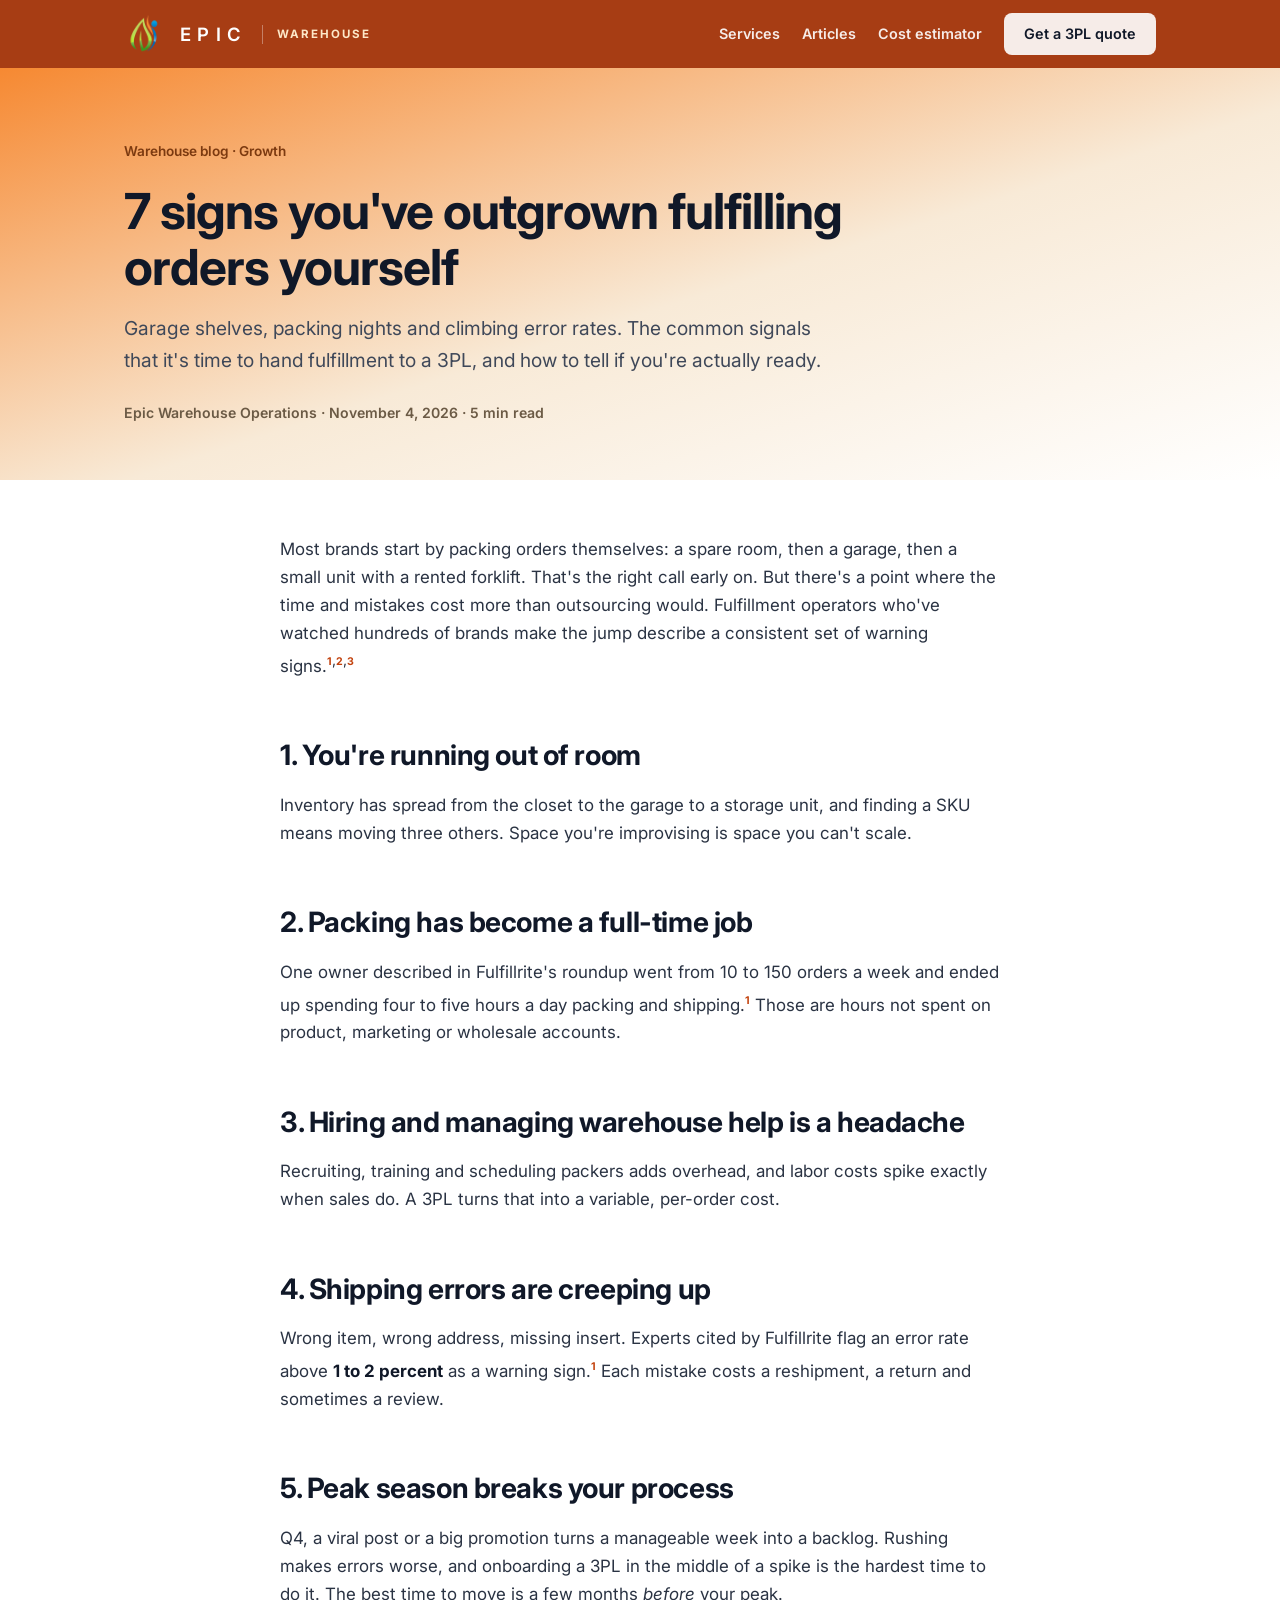
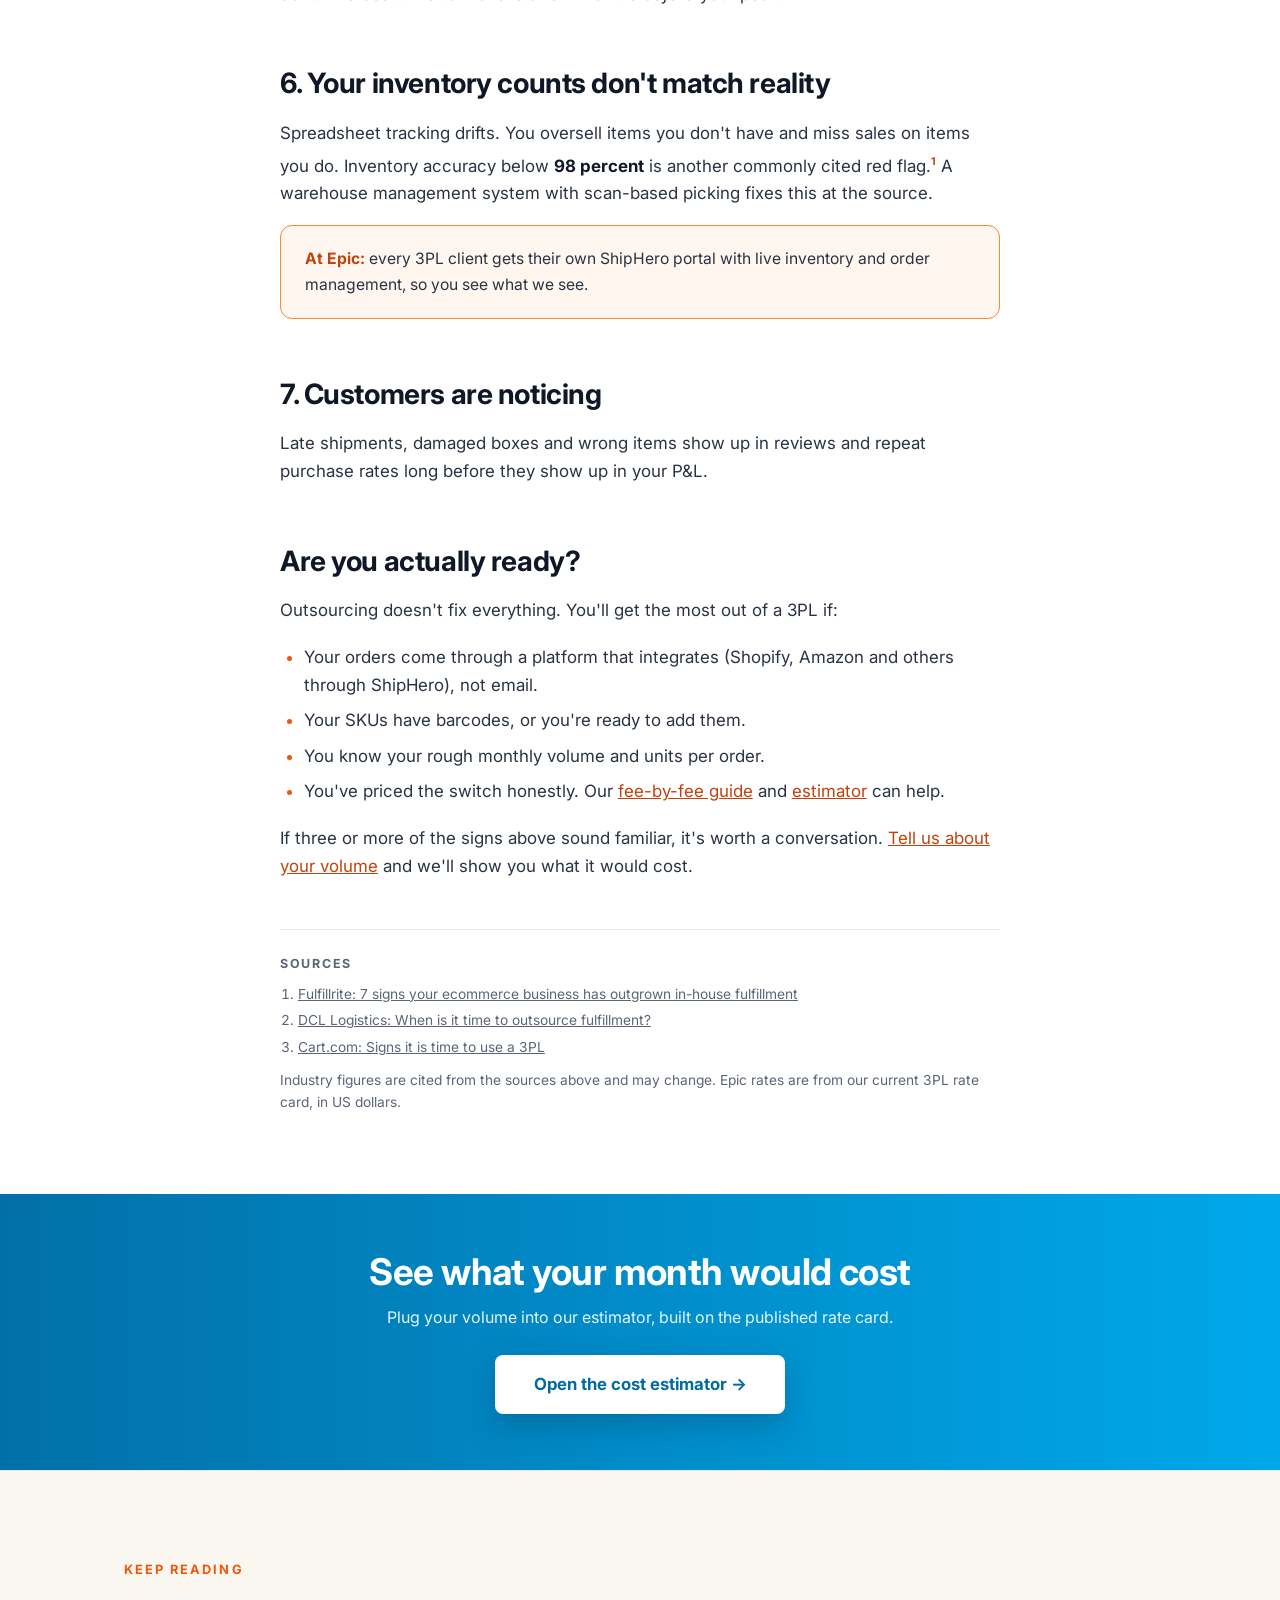
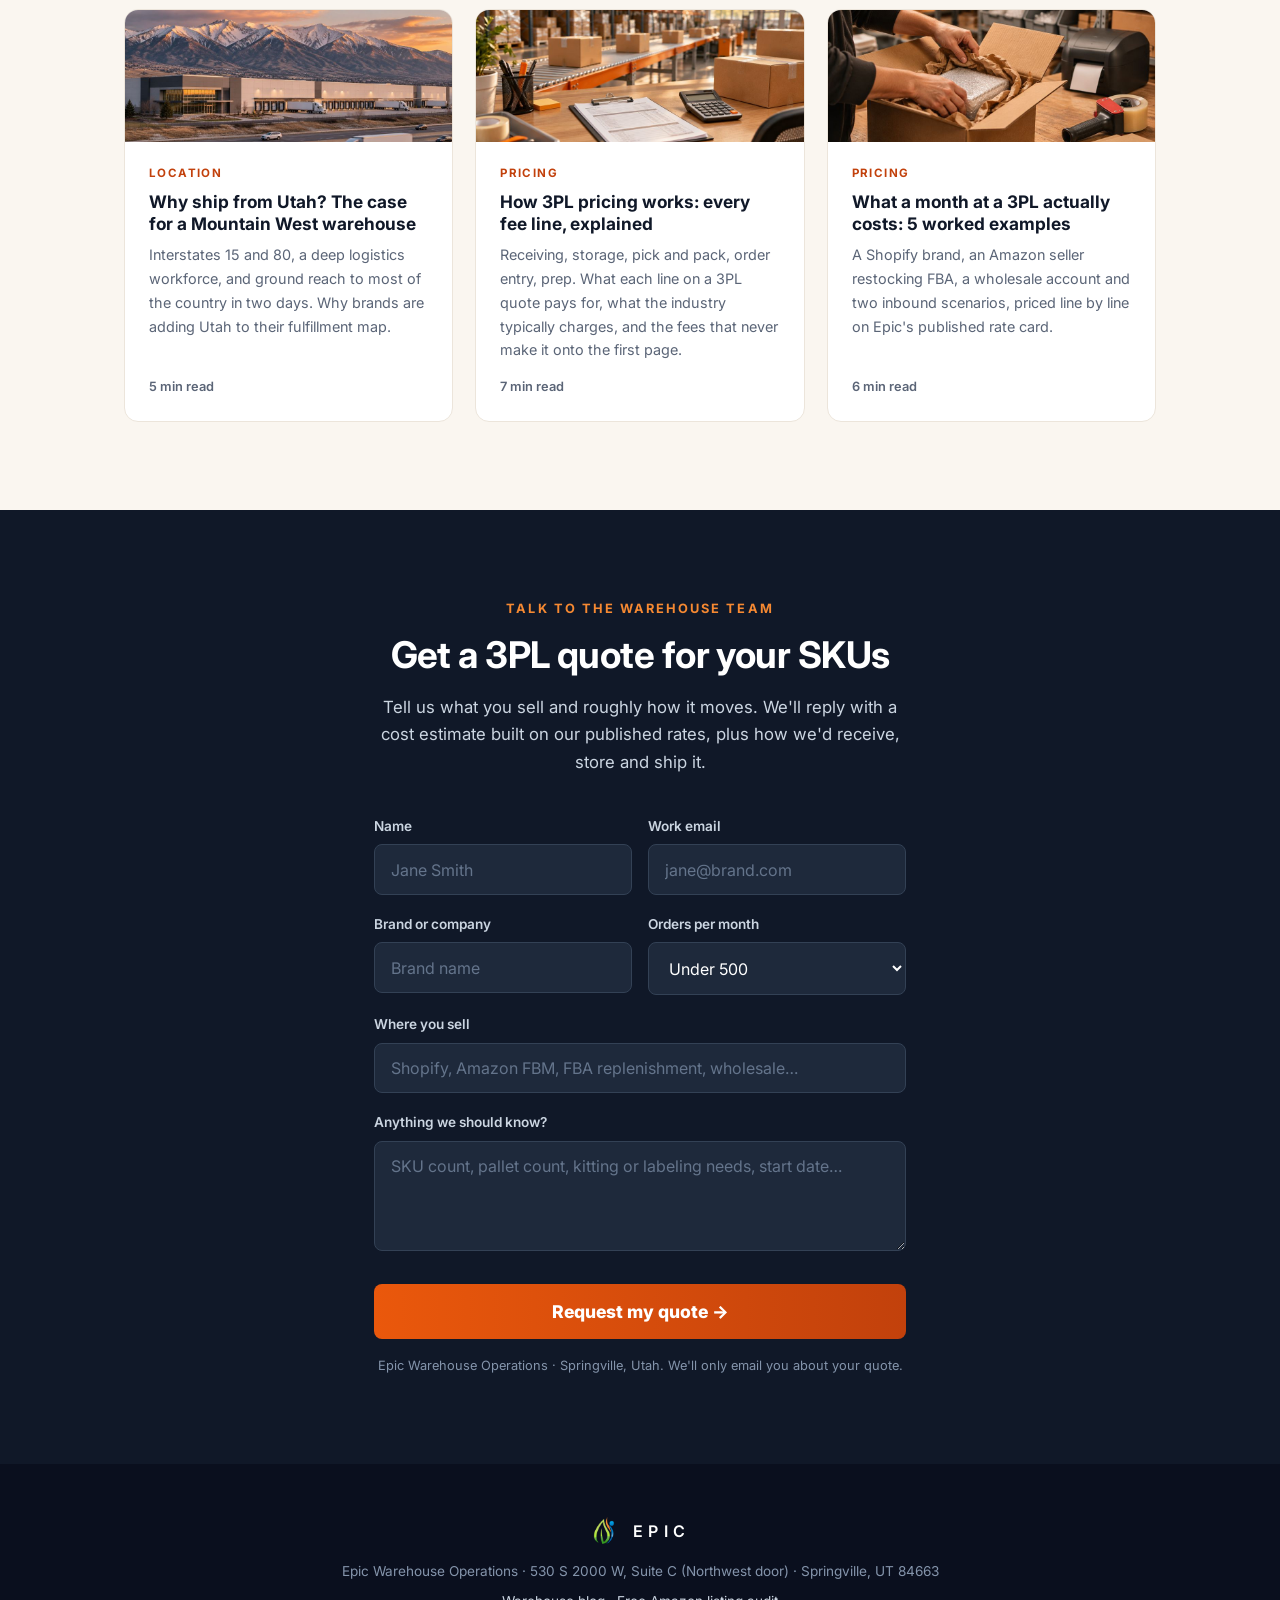
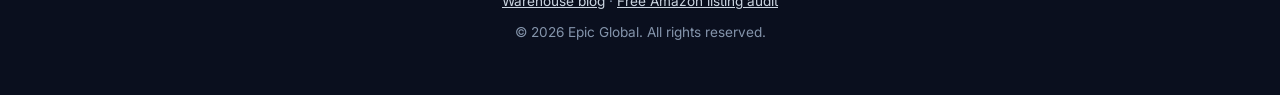
<file: warehouse/outgrown-in-house-fulfillment.html>
<!DOCTYPE html>
<html lang="en"><head>
<meta charset="UTF-8">
<meta name="viewport" content="width=device-width, initial-scale=1.0">
<title>7 signs you&#x27;ve outgrown fulfilling orders yourself | Epic Warehouse</title>
<meta name="description" content="Garage shelves, packing nights and climbing error rates. The common signals that it&#x27;s time to hand fulfillment to a 3PL, and how to tell if you&#x27;re actually ready.">
<link rel="canonical" href="https://goglobalwithepic.com/warehouse/outgrown-in-house-fulfillment.html">
<meta property="og:type" content="article">
<meta property="og:url" content="https://goglobalwithepic.com/warehouse/outgrown-in-house-fulfillment.html">
<meta property="og:title" content="7 signs you&#x27;ve outgrown fulfilling orders yourself | Epic Warehouse">
<meta property="og:description" content="Garage shelves, packing nights and climbing error rates. The common signals that it&#x27;s time to hand fulfillment to a 3PL, and how to tell if you&#x27;re actually ready.">
<meta property="og:image" content="https://goglobalwithepic.com/og-image.png">
<meta name="twitter:card" content="summary_large_image">
<meta name="twitter:title" content="7 signs you&#x27;ve outgrown fulfilling orders yourself | Epic Warehouse">
<meta name="twitter:description" content="Garage shelves, packing nights and climbing error rates. The common signals that it&#x27;s time to hand fulfillment to a 3PL, and how to tell if you&#x27;re actually ready.">
<link rel="icon" href="/warehouse/assets/epic-mark.png">
<link rel="preconnect" href="https://fonts.googleapis.com">
<link rel="preconnect" href="https://fonts.gstatic.com" crossorigin="">
<link href="https://fonts.googleapis.com/css2?family=Inter:wght@400;500;600;700;800&amp;display=swap" rel="stylesheet">
<link rel="stylesheet" href="/warehouse/assets/blog.css">
<script type="application/ld+json">{"@context": "https://schema.org", "@type": "BlogPosting", "headline": "7 signs you've outgrown fulfilling orders yourself", "description": "Garage shelves, packing nights and climbing error rates. The common signals that it's time to hand fulfillment to a 3PL, and how to tell if you're actually ready.", "datePublished": "2026-11-04", "dateModified": "2026-11-04", "author": {"@type": "Organization", "name": "Epic Warehouse Operations"}, "publisher": {"@type": "Organization", "name": "Epic Global"}, "mainEntityOfPage": "https://goglobalwithepic.com/warehouse/outgrown-in-house-fulfillment.html"}</script>
<script async src="https://www.googletagmanager.com/gtag/js?id=G-J8RV4ZMKKX"></script>
<script>
  window.dataLayer = window.dataLayer || [];
  function gtag(){dataLayer.push(arguments);}
  gtag('js', new Date());
  gtag('config', 'G-J8RV4ZMKKX');
</script>
<!-- Meta Pixel -->
<script>
  !function(f,b,e,v,n,t,s){if(f.fbq)return;n=f.fbq=function(){n.callMethod?
  n.callMethod.apply(n,arguments):n.queue.push(arguments)};if(!f._fbq)f._fbq=n;
  n.push=n;n.loaded=!0;n.version='2.0';n.queue=[];t=b.createElement(e);t.async=!0;
  t.src=v;s=b.getElementsByTagName(e)[0];s.parentNode.insertBefore(t,s)}(window,
  document,'script','https://connect.facebook.net/en_US/fbevents.js');
  fbq('init', '1447030554141877');
  fbq('track', 'PageView');
</script>
<noscript><img height="1" width="1" style="display:none"
  src="https://www.facebook.com/tr?id=1447030554141877&ev=PageView&noscript=1"></noscript>
</head>
<body>

<header>
  <div class="wrap nav">
    <a class="logo" href="/"><img src="/warehouse/assets/epic-mark.png" alt="Epic Global Inc."><span>EPIC</span><small>Warehouse</small></a>
    <nav class="navlinks">
      <a class="tx" href="/#services">Services</a>
      <a class="tx" href="/#articles">Articles</a>
      <a class="tx" href="/#estimate">Cost estimator</a>
      <a class="cta-sm" href="#quote">Get a 3PL quote</a>
    </nav>
  </div>
</header>

<section class="post-hero">
  <div class="wrap">
    <div class="crumbs"><a href="/">Warehouse blog</a> · Growth</div>
    <h1>7 signs you've outgrown fulfilling orders yourself</h1>
    <p class="dek">Garage shelves, packing nights and climbing error rates. The common signals that it's time to hand fulfillment to a 3PL, and how to tell if you're actually ready.</p>
    <div class="byline">Epic Warehouse Operations · November 4, 2026 · 5 min read</div>
  </div>
</section>

<section class="article">
  <div class="wrap">
    <div class="prose">

<p>Most brands start by packing orders themselves: a spare room, then a garage, then a small unit with a rented forklift. That's the right call early on. But there's a point where the time and mistakes cost more than outsourcing would. Fulfillment operators who've watched hundreds of brands make the jump describe a consistent set of warning signs.<sup><a href="#src-1">1</a>,<a href="#src-2">2</a>,<a href="#src-3">3</a></sup></p>

<h2>1. You're running out of room</h2>
<p>Inventory has spread from the closet to the garage to a storage unit, and finding a SKU means moving three others. Space you're improvising is space you can't scale.</p>

<h2>2. Packing has become a full-time job</h2>
<p>One owner described in Fulfillrite's roundup went from 10 to 150 orders a week and ended up spending four to five hours a day packing and shipping.<sup><a href="#src-1">1</a></sup> Those are hours not spent on product, marketing or wholesale accounts.</p>

<h2>3. Hiring and managing warehouse help is a headache</h2>
<p>Recruiting, training and scheduling packers adds overhead, and labor costs spike exactly when sales do. A 3PL turns that into a variable, per-order cost.</p>

<h2>4. Shipping errors are creeping up</h2>
<p>Wrong item, wrong address, missing insert. Experts cited by Fulfillrite flag an error rate above <strong>1 to 2 percent</strong> as a warning sign.<sup><a href="#src-1">1</a></sup> Each mistake costs a reshipment, a return and sometimes a review.</p>

<h2>5. Peak season breaks your process</h2>
<p>Q4, a viral post or a big promotion turns a manageable week into a backlog. Rushing makes errors worse, and onboarding a 3PL in the middle of a spike is the hardest time to do it. The best time to move is a few months <em>before</em> your peak.</p>

<h2>6. Your inventory counts don't match reality</h2>
<p>Spreadsheet tracking drifts. You oversell items you don't have and miss sales on items you do. Inventory accuracy below <strong>98 percent</strong> is another commonly cited red flag.<sup><a href="#src-1">1</a></sup> A warehouse management system with scan-based picking fixes this at the source.</p>
<div class="callout"><b>At Epic:</b> every 3PL client gets their own ShipHero portal with live inventory and order management, so you see what we see.</div>

<h2>7. Customers are noticing</h2>
<p>Late shipments, damaged boxes and wrong items show up in reviews and repeat purchase rates long before they show up in your P&amp;L.</p>

<h2>Are you actually ready?</h2>
<p>Outsourcing doesn't fix everything. You'll get the most out of a 3PL if:</p>
<ul>
<li>Your orders come through a platform that integrates (Shopify, Amazon and others through ShipHero), not email.</li>
<li>Your SKUs have barcodes, or you're ready to add them.</li>
<li>You know your rough monthly volume and units per order.</li>
<li>You've priced the switch honestly. Our <a href="/warehouse/how-3pl-pricing-works.html">fee-by-fee guide</a> and <a href="/#estimate">estimator</a> can help.</li>
</ul>
<p>If three or more of the signs above sound familiar, it's worth a conversation. <a href="#quote">Tell us about your volume</a> and we'll show you what it would cost.</p>

    </div>
    <div class="sources"><h4>Sources</h4><ol><li id="src-1"><a href="https://www.fulfillrite.com/blog/7-signs-your-ecommerce-business-has-outgrown-in-house-fulfillment/" rel="noopener" target="_blank">Fulfillrite: 7 signs your ecommerce business has outgrown in-house fulfillment</a></li><li id="src-2"><a href="https://dclcorp.com/blog/fulfillment/time-to-outsource-fulfillment/" rel="noopener" target="_blank">DCL Logistics: When is it time to outsource fulfillment?</a></li><li id="src-3"><a href="https://cart.com/blog/signs-it-is-time-to-use-a-3pl" rel="noopener" target="_blank">Cart.com: Signs it is time to use a 3PL</a></li></ol>
      <p style="margin-top:10px">Industry figures are cited from the sources above and may change. Epic rates are from our current 3PL rate card, in US dollars.</p></div>
  </div>
</section>

<div class="ctaband"><div class="wrap">
  <h2>See what your month would cost</h2>
  <p>Plug your volume into our estimator, built on the published rate card.</p>
  <a class="cta" href="/#estimate">Open the cost estimator →</a>
</div></div>

<section class="related">
  <div class="wrap">
    <div class="kicker">Keep reading</div>
    <div class="posts"><a class="pcard" href="/warehouse/why-utah-fulfillment.html">
  <div class="cover photo"><img src="/warehouse/assets/img/why-utah-fulfillment.jpg" alt="Warehouse with Utah mountains behind it" loading="lazy" width="960" height="537"></div>
  <div class="body"><div class="tag">Location</div><h3>Why ship from Utah? The case for a Mountain West warehouse</h3><p>Interstates 15 and 80, a deep logistics workforce, and ground reach to most of the country in two days. Why brands are adding Utah to their fulfillment map.</p><div class="meta">5 min read</div></div>
</a><a class="pcard" href="/warehouse/how-3pl-pricing-works.html">
  <div class="cover photo"><img src="/warehouse/assets/img/how-3pl-pricing-works.jpg" alt="Clipboard and calculator on a warehouse desk" loading="lazy" width="960" height="537"></div>
  <div class="body"><div class="tag">Pricing</div><h3>How 3PL pricing works: every fee line, explained</h3><p>Receiving, storage, pick and pack, order entry, prep. What each line on a 3PL quote pays for, what the industry typically charges, and the fees that never make it onto the first page.</p><div class="meta">7 min read</div></div>
</a><a class="pcard" href="/warehouse/3pl-cost-examples.html">
  <div class="cover photo"><img src="/warehouse/assets/img/3pl-cost-examples.jpg" alt="Packing an order at a pack station" loading="lazy" width="960" height="537"></div>
  <div class="body"><div class="tag">Pricing</div><h3>What a month at a 3PL actually costs: 5 worked examples</h3><p>A Shopify brand, an Amazon seller restocking FBA, a wholesale account and two inbound scenarios, priced line by line on Epic's published rate card.</p><div class="meta">6 min read</div></div>
</a></div>
  </div>
</section>

<section class="optin" id="quote">
  <div class="wrap inner">
    <div class="kicker">Talk to the warehouse team</div>
    <h2>Get a 3PL quote for your SKUs</h2>
    <p class="lead">Tell us what you sell and roughly how it moves. We'll reply with a cost estimate built on our published rates, plus how we'd receive, store and ship it.</p>
    <form id="quoteForm" action="https://formspree.io/f/moearngb" method="POST">
      <input type="hidden" name="_subject" value="3PL quote request (Epic Warehouse blog)">
      <input type="hidden" name="source" id="q-source" value="">
      <div class="fields2">
        <div class="field"><label for="q-name">Name</label><input id="q-name" name="name" required placeholder="Jane Smith"></div>
        <div class="field"><label for="q-email">Work email</label><input id="q-email" name="email" type="email" required placeholder="jane@brand.com"></div>
        <div class="field"><label for="q-brand">Brand or company</label><input id="q-brand" name="brand" required placeholder="Brand name"></div>
        <div class="field"><label for="q-orders">Orders per month</label>
          <select id="q-orders" name="orders_per_month">
            <option>Under 500</option><option>500 – 2,000</option><option>2,000 – 10,000</option><option>10,000+</option><option>Mostly case &amp; pallet (B2B / FBA)</option>
          </select></div>
      </div>
      <div class="field"><label for="q-channels">Where you sell</label><input id="q-channels" name="channels" placeholder="Shopify, Amazon FBM, FBA replenishment, wholesale…"></div>
      <div class="field"><label for="q-msg">Anything we should know?</label><textarea id="q-msg" name="message" placeholder="SKU count, pallet count, kitting or labeling needs, start date…"></textarea></div>
      <button class="submit" type="submit">Request my quote →</button>
      <div class="fine">Epic Warehouse Operations · Springville, Utah. We'll only email you about your quote.</div>
      <div class="ok" id="quoteOk">Thanks! The warehouse team has your request and will reply by email.</div>
    </form>
  </div>
</section>

<footer>
  <div class="wrap">
    <div class="fmark"><img src="/warehouse/assets/epic-mark.png" alt=""><span>EPIC</span></div>
    <div>Epic Warehouse Operations · 530 S 2000 W, Suite C (Northwest door) · Springville, UT 84663</div>
    <div style="margin-top:8px"><a href="/">Warehouse blog</a> · <a href="/audit/">Free Amazon listing audit</a></div>
    <div style="margin-top:8px">© 2026 Epic Global. All rights reserved.</div>
  </div>
</footer>

<script>
  // quote form: AJAX submit to Formspree so the visitor stays on the page
  (function(){
    var f=document.getElementById('quoteForm'); if(!f) return;
    document.getElementById('q-source').value=location.pathname;
    f.addEventListener('submit',function(e){
      e.preventDefault();
      var btn=f.querySelector('.submit'); btn.disabled=true; btn.textContent='Sending…';
      fetch(f.action,{method:'POST',body:new FormData(f),headers:{'Accept':'application/json'}})
        .then(function(r){ if(!r.ok) throw 0;
          document.getElementById('quoteOk').style.display='block'; f.reset(); btn.textContent='Sent ✓';
          if(window.gtag) gtag('event','generate_lead',{form:'3pl_quote'});
          if(window.fbq) fbq('track','Lead');
        })
        .catch(function(){ btn.disabled=false; btn.textContent='Request my quote →';
          alert('Something went wrong. Please email hello@globalwithepic.com and we will get right back to you.'); });
    });
  })();
</script>
<script>/* owner edit mode: add ?edit to the URL (see assets/edit.js) */if(/[?&]edit\b/.test(location.search)){(function(){var s=document.createElement("script");s.src="/assets/edit.js";document.head.appendChild(s);})();}</script>
</body></html>
</file>
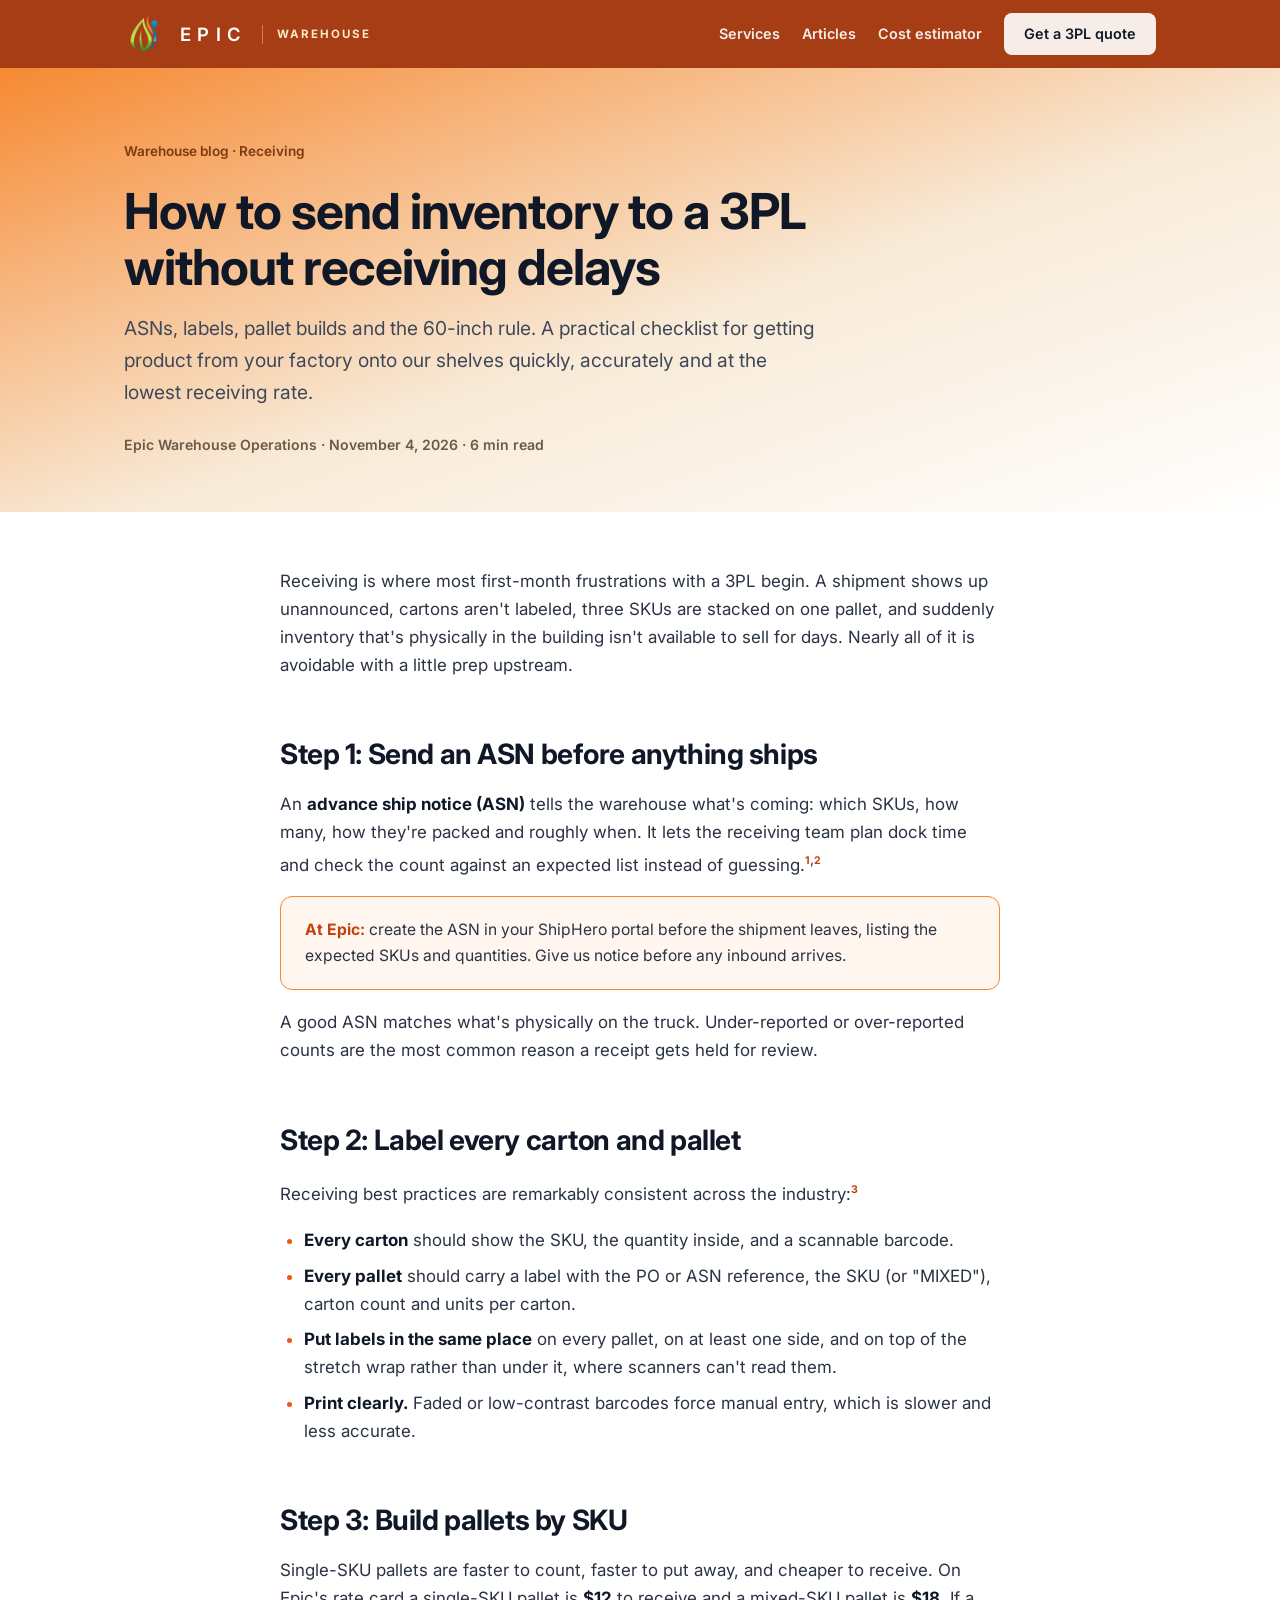
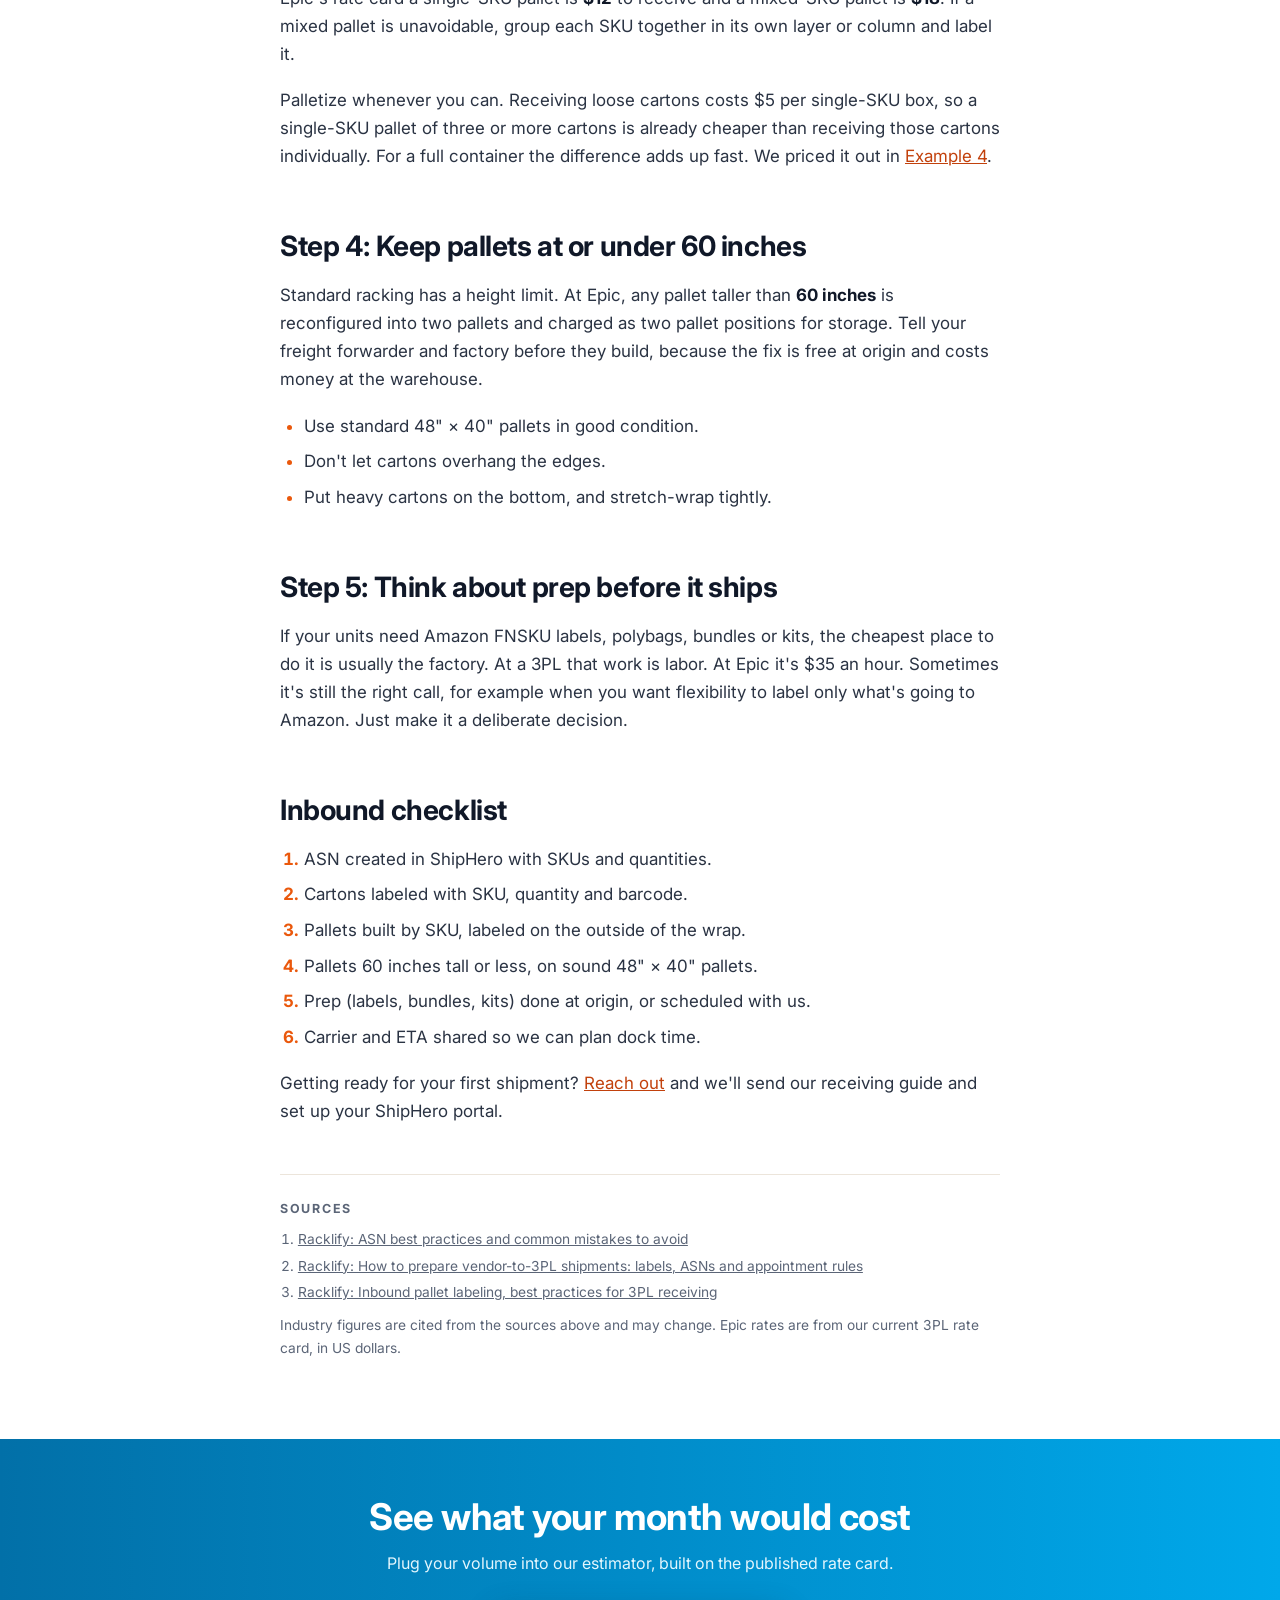
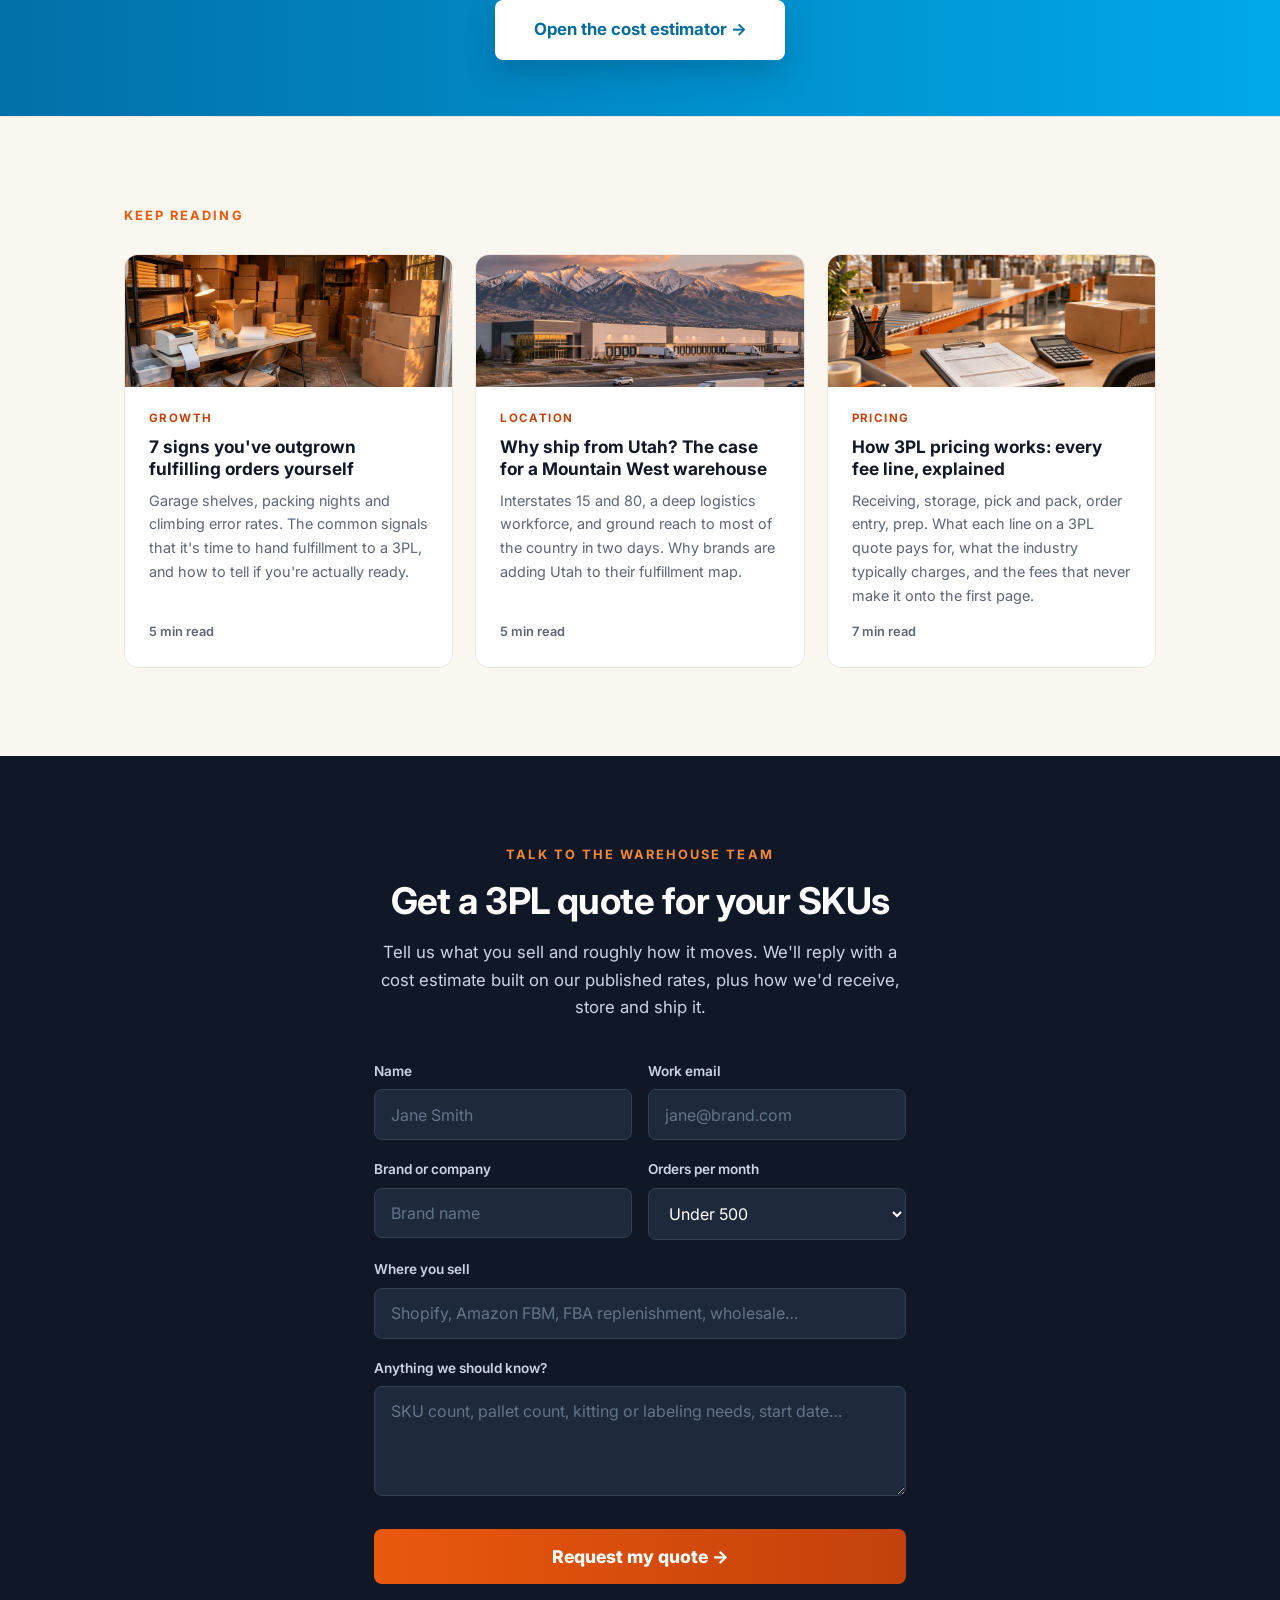
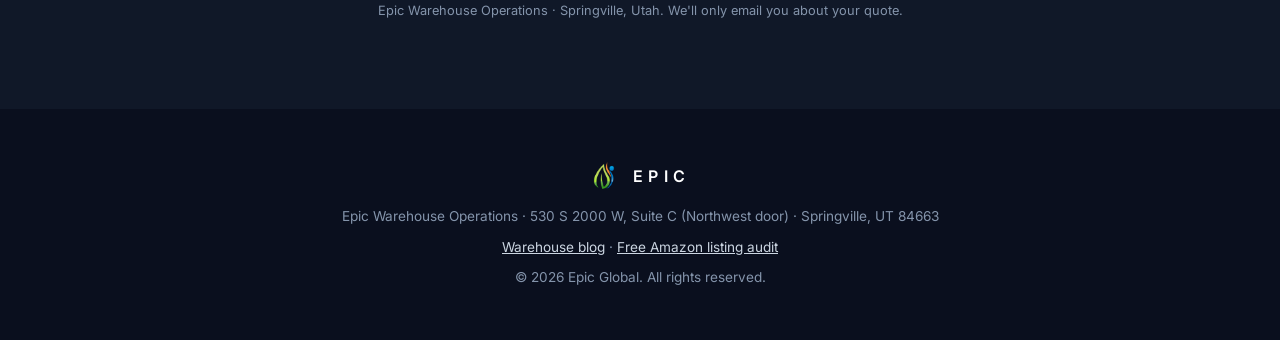
<file: warehouse/sending-inventory-to-a-3pl.html>
<!DOCTYPE html>
<html lang="en"><head>
<meta charset="UTF-8">
<meta name="viewport" content="width=device-width, initial-scale=1.0">
<title>How to send inventory to a 3PL without receiving delays | Epic Warehouse</title>
<meta name="description" content="ASNs, labels, pallet builds and the 60-inch rule. A practical checklist for getting product from your factory onto our shelves quickly, accurately and at the lowest receiving rate.">
<link rel="canonical" href="https://goglobalwithepic.com/warehouse/sending-inventory-to-a-3pl.html">
<meta property="og:type" content="article">
<meta property="og:url" content="https://goglobalwithepic.com/warehouse/sending-inventory-to-a-3pl.html">
<meta property="og:title" content="How to send inventory to a 3PL without receiving delays | Epic Warehouse">
<meta property="og:description" content="ASNs, labels, pallet builds and the 60-inch rule. A practical checklist for getting product from your factory onto our shelves quickly, accurately and at the lowest receiving rate.">
<meta property="og:image" content="https://goglobalwithepic.com/og-image.png">
<meta name="twitter:card" content="summary_large_image">
<meta name="twitter:title" content="How to send inventory to a 3PL without receiving delays | Epic Warehouse">
<meta name="twitter:description" content="ASNs, labels, pallet builds and the 60-inch rule. A practical checklist for getting product from your factory onto our shelves quickly, accurately and at the lowest receiving rate.">
<link rel="icon" href="/warehouse/assets/epic-mark.png">
<link rel="preconnect" href="https://fonts.googleapis.com">
<link rel="preconnect" href="https://fonts.gstatic.com" crossorigin="">
<link href="https://fonts.googleapis.com/css2?family=Inter:wght@400;500;600;700;800&amp;display=swap" rel="stylesheet">
<link rel="stylesheet" href="/warehouse/assets/blog.css">
<script type="application/ld+json">{"@context": "https://schema.org", "@type": "BlogPosting", "headline": "How to send inventory to a 3PL without receiving delays", "description": "ASNs, labels, pallet builds and the 60-inch rule. A practical checklist for getting product from your factory onto our shelves quickly, accurately and at the lowest receiving rate.", "datePublished": "2026-11-04", "dateModified": "2026-11-04", "author": {"@type": "Organization", "name": "Epic Warehouse Operations"}, "publisher": {"@type": "Organization", "name": "Epic Global"}, "mainEntityOfPage": "https://goglobalwithepic.com/warehouse/sending-inventory-to-a-3pl.html"}</script>
<script async src="https://www.googletagmanager.com/gtag/js?id=G-J8RV4ZMKKX"></script>
<script>
  window.dataLayer = window.dataLayer || [];
  function gtag(){dataLayer.push(arguments);}
  gtag('js', new Date());
  gtag('config', 'G-J8RV4ZMKKX');
</script>
<!-- Meta Pixel -->
<script>
  !function(f,b,e,v,n,t,s){if(f.fbq)return;n=f.fbq=function(){n.callMethod?
  n.callMethod.apply(n,arguments):n.queue.push(arguments)};if(!f._fbq)f._fbq=n;
  n.push=n;n.loaded=!0;n.version='2.0';n.queue=[];t=b.createElement(e);t.async=!0;
  t.src=v;s=b.getElementsByTagName(e)[0];s.parentNode.insertBefore(t,s)}(window,
  document,'script','https://connect.facebook.net/en_US/fbevents.js');
  fbq('init', '1447030554141877');
  fbq('track', 'PageView');
</script>
<noscript><img height="1" width="1" style="display:none"
  src="https://www.facebook.com/tr?id=1447030554141877&ev=PageView&noscript=1"></noscript>
</head>
<body>

<header>
  <div class="wrap nav">
    <a class="logo" href="/"><img src="/warehouse/assets/epic-mark.png" alt="Epic Global Inc."><span>EPIC</span><small>Warehouse</small></a>
    <nav class="navlinks">
      <a class="tx" href="/#services">Services</a>
      <a class="tx" href="/#articles">Articles</a>
      <a class="tx" href="/#estimate">Cost estimator</a>
      <a class="cta-sm" href="#quote">Get a 3PL quote</a>
    </nav>
  </div>
</header>

<section class="post-hero">
  <div class="wrap">
    <div class="crumbs"><a href="/">Warehouse blog</a> · Receiving</div>
    <h1>How to send inventory to a 3PL without receiving delays</h1>
    <p class="dek">ASNs, labels, pallet builds and the 60-inch rule. A practical checklist for getting product from your factory onto our shelves quickly, accurately and at the lowest receiving rate.</p>
    <div class="byline">Epic Warehouse Operations · November 4, 2026 · 6 min read</div>
  </div>
</section>

<section class="article">
  <div class="wrap">
    <div class="prose">

<p>Receiving is where most first-month frustrations with a 3PL begin. A shipment shows up unannounced, cartons aren't labeled, three SKUs are stacked on one pallet, and suddenly inventory that's physically in the building isn't available to sell for days. Nearly all of it is avoidable with a little prep upstream.</p>

<h2>Step 1: Send an ASN before anything ships</h2>
<p>An <strong>advance ship notice (ASN)</strong> tells the warehouse what's coming: which SKUs, how many, how they're packed and roughly when. It lets the receiving team plan dock time and check the count against an expected list instead of guessing.<sup><a href="#src-1">1</a>,<a href="#src-2">2</a></sup></p>
<div class="callout"><b>At Epic:</b> create the ASN in your ShipHero portal before the shipment leaves, listing the expected SKUs and quantities. Give us notice before any inbound arrives.</div>
<p>A good ASN matches what's physically on the truck. Under-reported or over-reported counts are the most common reason a receipt gets held for review.</p>

<h2>Step 2: Label every carton and pallet</h2>
<p>Receiving best practices are remarkably consistent across the industry:<sup><a href="#src-3">3</a></sup></p>
<ul>
<li><strong>Every carton</strong> should show the SKU, the quantity inside, and a scannable barcode.</li>
<li><strong>Every pallet</strong> should carry a label with the PO or ASN reference, the SKU (or "MIXED"), carton count and units per carton.</li>
<li><strong>Put labels in the same place</strong> on every pallet, on at least one side, and on top of the stretch wrap rather than under it, where scanners can't read them.</li>
<li><strong>Print clearly.</strong> Faded or low-contrast barcodes force manual entry, which is slower and less accurate.</li>
</ul>

<h2>Step 3: Build pallets by SKU</h2>
<p>Single-SKU pallets are faster to count, faster to put away, and cheaper to receive. On Epic's rate card a single-SKU pallet is <strong>$12</strong> to receive and a mixed-SKU pallet is <strong>$18</strong>. If a mixed pallet is unavoidable, group each SKU together in its own layer or column and label it.</p>
<p>Palletize whenever you can. Receiving loose cartons costs $5 per single-SKU box, so a single-SKU pallet of three or more cartons is already cheaper than receiving those cartons individually. For a full container the difference adds up fast. We priced it out in <a href="/warehouse/3pl-cost-examples.html">Example 4</a>.</p>

<h2>Step 4: Keep pallets at or under 60 inches</h2>
<p>Standard racking has a height limit. At Epic, any pallet taller than <strong>60 inches</strong> is reconfigured into two pallets and charged as two pallet positions for storage. Tell your freight forwarder and factory before they build, because the fix is free at origin and costs money at the warehouse.</p>
<ul>
<li>Use standard 48" × 40" pallets in good condition.</li>
<li>Don't let cartons overhang the edges.</li>
<li>Put heavy cartons on the bottom, and stretch-wrap tightly.</li>
</ul>

<h2>Step 5: Think about prep before it ships</h2>
<p>If your units need Amazon FNSKU labels, polybags, bundles or kits, the cheapest place to do it is usually the factory. At a 3PL that work is labor. At Epic it's $35 an hour. Sometimes it's still the right call, for example when you want flexibility to label only what's going to Amazon. Just make it a deliberate decision.</p>

<h2>Inbound checklist</h2>
<ol>
<li>ASN created in ShipHero with SKUs and quantities.</li>
<li>Cartons labeled with SKU, quantity and barcode.</li>
<li>Pallets built by SKU, labeled on the outside of the wrap.</li>
<li>Pallets 60 inches tall or less, on sound 48" × 40" pallets.</li>
<li>Prep (labels, bundles, kits) done at origin, or scheduled with us.</li>
<li>Carrier and ETA shared so we can plan dock time.</li>
</ol>
<p>Getting ready for your first shipment? <a href="#quote">Reach out</a> and we'll send our receiving guide and set up your ShipHero portal.</p>

    </div>
    <div class="sources"><h4>Sources</h4><ol><li id="src-1"><a href="https://racklify.com/encyclopedia/asn-best-practices-and-common-mistakes-to-avoid/" rel="noopener" target="_blank">Racklify: ASN best practices and common mistakes to avoid</a></li><li id="src-2"><a href="https://racklify.com/encyclopedia/how-to-prepare-vendor-to-3pl-shipments-labels-asns-and-appointment-rules/" rel="noopener" target="_blank">Racklify: How to prepare vendor-to-3PL shipments: labels, ASNs and appointment rules</a></li><li id="src-3"><a href="https://racklify.com/encyclopedia/inbound-pallet-labeling-best-practices-for-3pl-receiving/" rel="noopener" target="_blank">Racklify: Inbound pallet labeling, best practices for 3PL receiving</a></li></ol>
      <p style="margin-top:10px">Industry figures are cited from the sources above and may change. Epic rates are from our current 3PL rate card, in US dollars.</p></div>
  </div>
</section>

<div class="ctaband"><div class="wrap">
  <h2>See what your month would cost</h2>
  <p>Plug your volume into our estimator, built on the published rate card.</p>
  <a class="cta" href="/#estimate">Open the cost estimator →</a>
</div></div>

<section class="related">
  <div class="wrap">
    <div class="kicker">Keep reading</div>
    <div class="posts"><a class="pcard" href="/warehouse/outgrown-in-house-fulfillment.html">
  <div class="cover photo"><img src="/warehouse/assets/img/outgrown-in-house-fulfillment.jpg" alt="Garage crowded with boxes and a packing table" loading="lazy" width="960" height="537"></div>
  <div class="body"><div class="tag">Growth</div><h3>7 signs you've outgrown fulfilling orders yourself</h3><p>Garage shelves, packing nights and climbing error rates. The common signals that it's time to hand fulfillment to a 3PL, and how to tell if you're actually ready.</p><div class="meta">5 min read</div></div>
</a><a class="pcard" href="/warehouse/why-utah-fulfillment.html">
  <div class="cover photo"><img src="/warehouse/assets/img/why-utah-fulfillment.jpg" alt="Warehouse with Utah mountains behind it" loading="lazy" width="960" height="537"></div>
  <div class="body"><div class="tag">Location</div><h3>Why ship from Utah? The case for a Mountain West warehouse</h3><p>Interstates 15 and 80, a deep logistics workforce, and ground reach to most of the country in two days. Why brands are adding Utah to their fulfillment map.</p><div class="meta">5 min read</div></div>
</a><a class="pcard" href="/warehouse/how-3pl-pricing-works.html">
  <div class="cover photo"><img src="/warehouse/assets/img/how-3pl-pricing-works.jpg" alt="Clipboard and calculator on a warehouse desk" loading="lazy" width="960" height="537"></div>
  <div class="body"><div class="tag">Pricing</div><h3>How 3PL pricing works: every fee line, explained</h3><p>Receiving, storage, pick and pack, order entry, prep. What each line on a 3PL quote pays for, what the industry typically charges, and the fees that never make it onto the first page.</p><div class="meta">7 min read</div></div>
</a></div>
  </div>
</section>

<section class="optin" id="quote">
  <div class="wrap inner">
    <div class="kicker">Talk to the warehouse team</div>
    <h2>Get a 3PL quote for your SKUs</h2>
    <p class="lead">Tell us what you sell and roughly how it moves. We'll reply with a cost estimate built on our published rates, plus how we'd receive, store and ship it.</p>
    <form id="quoteForm" action="https://formspree.io/f/moearngb" method="POST">
      <input type="hidden" name="_subject" value="3PL quote request (Epic Warehouse blog)">
      <input type="hidden" name="source" id="q-source" value="">
      <div class="fields2">
        <div class="field"><label for="q-name">Name</label><input id="q-name" name="name" required placeholder="Jane Smith"></div>
        <div class="field"><label for="q-email">Work email</label><input id="q-email" name="email" type="email" required placeholder="jane@brand.com"></div>
        <div class="field"><label for="q-brand">Brand or company</label><input id="q-brand" name="brand" required placeholder="Brand name"></div>
        <div class="field"><label for="q-orders">Orders per month</label>
          <select id="q-orders" name="orders_per_month">
            <option>Under 500</option><option>500 – 2,000</option><option>2,000 – 10,000</option><option>10,000+</option><option>Mostly case &amp; pallet (B2B / FBA)</option>
          </select></div>
      </div>
      <div class="field"><label for="q-channels">Where you sell</label><input id="q-channels" name="channels" placeholder="Shopify, Amazon FBM, FBA replenishment, wholesale…"></div>
      <div class="field"><label for="q-msg">Anything we should know?</label><textarea id="q-msg" name="message" placeholder="SKU count, pallet count, kitting or labeling needs, start date…"></textarea></div>
      <button class="submit" type="submit">Request my quote →</button>
      <div class="fine">Epic Warehouse Operations · Springville, Utah. We'll only email you about your quote.</div>
      <div class="ok" id="quoteOk">Thanks! The warehouse team has your request and will reply by email.</div>
    </form>
  </div>
</section>

<footer>
  <div class="wrap">
    <div class="fmark"><img src="/warehouse/assets/epic-mark.png" alt=""><span>EPIC</span></div>
    <div>Epic Warehouse Operations · 530 S 2000 W, Suite C (Northwest door) · Springville, UT 84663</div>
    <div style="margin-top:8px"><a href="/">Warehouse blog</a> · <a href="/audit/">Free Amazon listing audit</a></div>
    <div style="margin-top:8px">© 2026 Epic Global. All rights reserved.</div>
  </div>
</footer>

<script>
  // quote form: AJAX submit to Formspree so the visitor stays on the page
  (function(){
    var f=document.getElementById('quoteForm'); if(!f) return;
    document.getElementById('q-source').value=location.pathname;
    f.addEventListener('submit',function(e){
      e.preventDefault();
      var btn=f.querySelector('.submit'); btn.disabled=true; btn.textContent='Sending…';
      fetch(f.action,{method:'POST',body:new FormData(f),headers:{'Accept':'application/json'}})
        .then(function(r){ if(!r.ok) throw 0;
          document.getElementById('quoteOk').style.display='block'; f.reset(); btn.textContent='Sent ✓';
          if(window.gtag) gtag('event','generate_lead',{form:'3pl_quote'});
          if(window.fbq) fbq('track','Lead');
        })
        .catch(function(){ btn.disabled=false; btn.textContent='Request my quote →';
          alert('Something went wrong. Please email hello@globalwithepic.com and we will get right back to you.'); });
    });
  })();
</script>
<script>/* owner edit mode: add ?edit to the URL (see assets/edit.js) */if(/[?&]edit\b/.test(location.search)){(function(){var s=document.createElement("script");s.src="/assets/edit.js";document.head.appendChild(s);})();}</script>
</body></html>
</file>
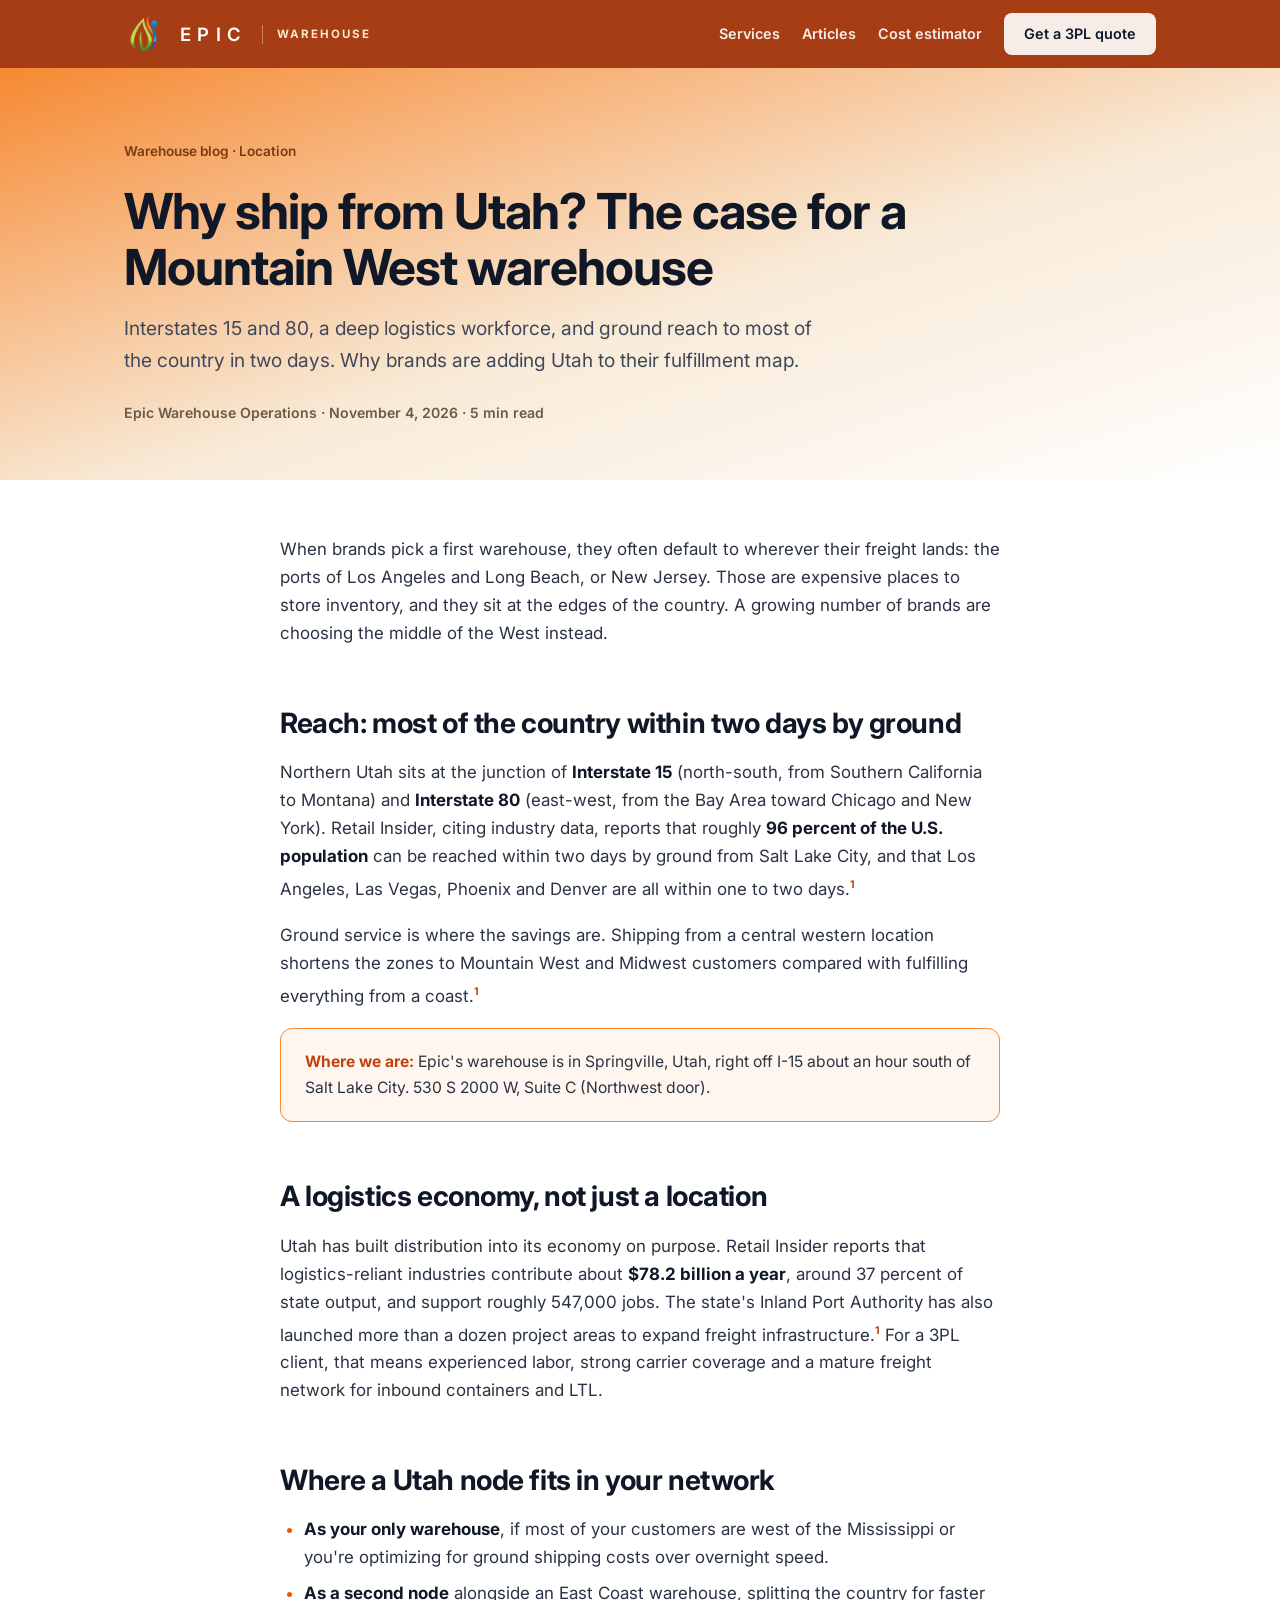
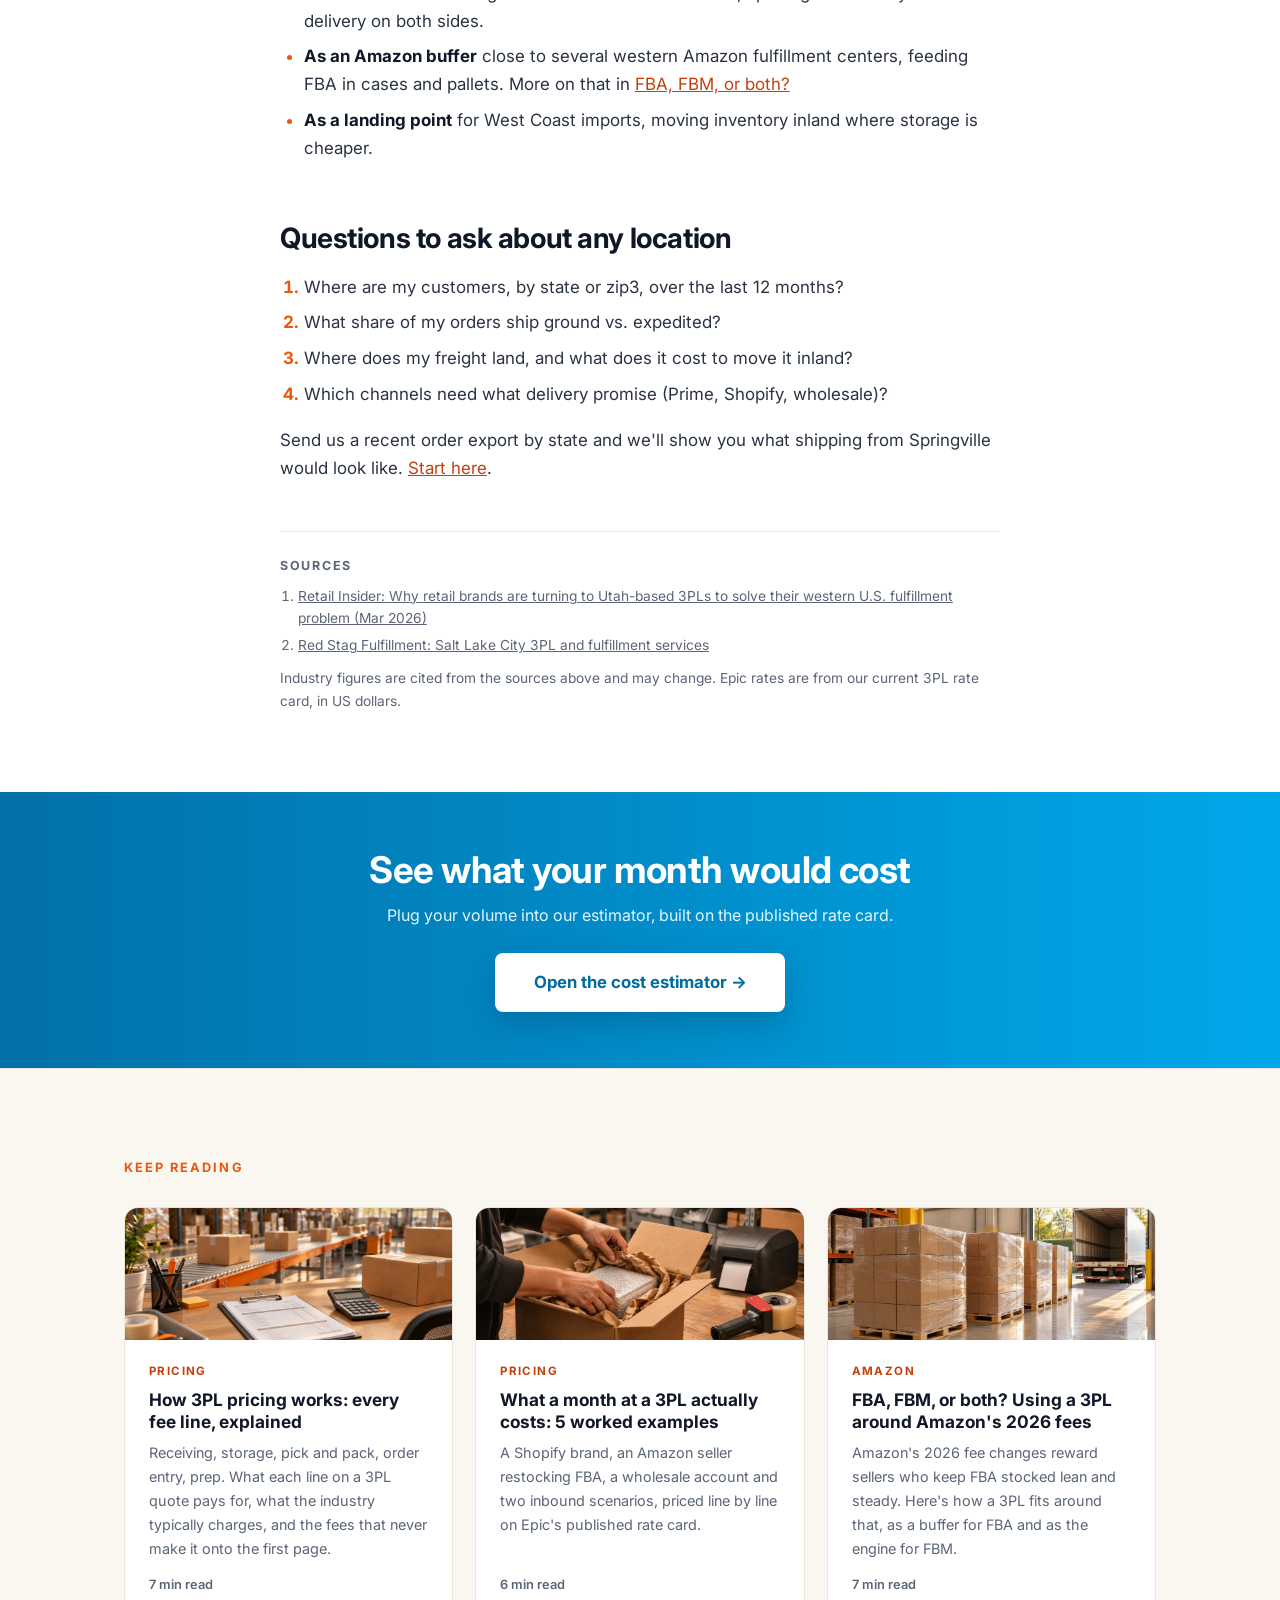
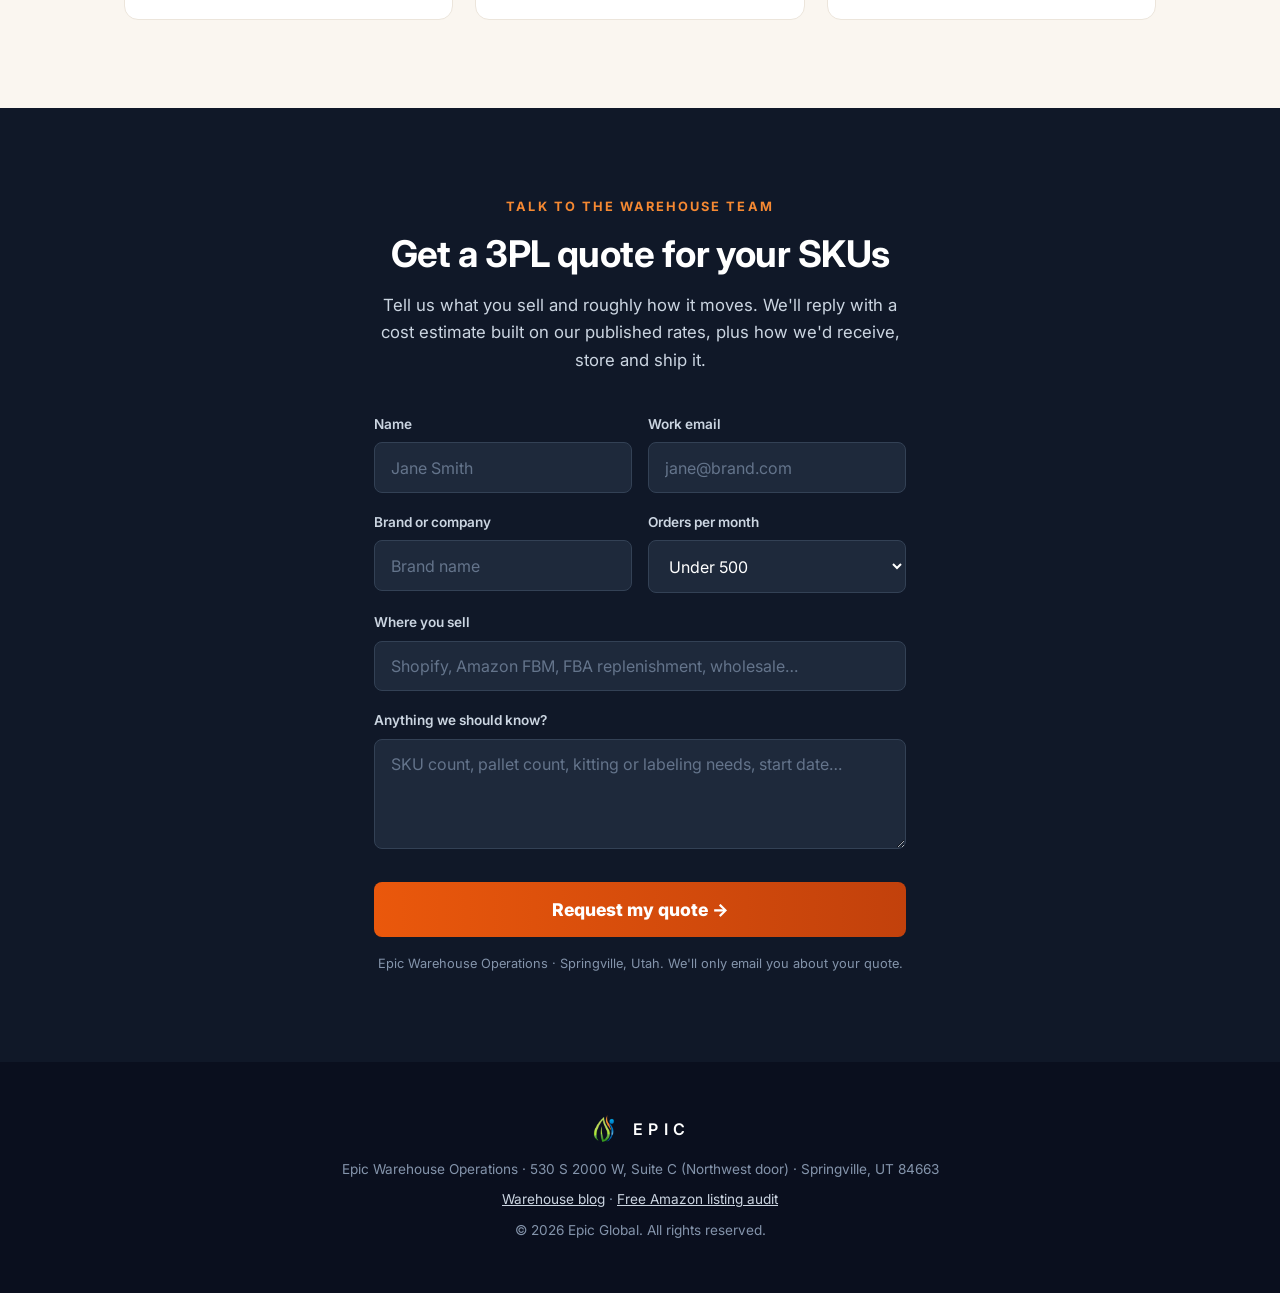
<file: warehouse/why-utah-fulfillment.html>
<!DOCTYPE html>
<html lang="en"><head>
<meta charset="UTF-8">
<meta name="viewport" content="width=device-width, initial-scale=1.0">
<title>Why ship from Utah? The case for a Mountain West warehouse | Epic Warehouse</title>
<meta name="description" content="Interstates 15 and 80, a deep logistics workforce, and ground reach to most of the country in two days. Why brands are adding Utah to their fulfillment map.">
<link rel="canonical" href="https://goglobalwithepic.com/warehouse/why-utah-fulfillment.html">
<meta property="og:type" content="article">
<meta property="og:url" content="https://goglobalwithepic.com/warehouse/why-utah-fulfillment.html">
<meta property="og:title" content="Why ship from Utah? The case for a Mountain West warehouse | Epic Warehouse">
<meta property="og:description" content="Interstates 15 and 80, a deep logistics workforce, and ground reach to most of the country in two days. Why brands are adding Utah to their fulfillment map.">
<meta property="og:image" content="https://goglobalwithepic.com/og-image.png">
<meta name="twitter:card" content="summary_large_image">
<meta name="twitter:title" content="Why ship from Utah? The case for a Mountain West warehouse | Epic Warehouse">
<meta name="twitter:description" content="Interstates 15 and 80, a deep logistics workforce, and ground reach to most of the country in two days. Why brands are adding Utah to their fulfillment map.">
<link rel="icon" href="/warehouse/assets/epic-mark.png">
<link rel="preconnect" href="https://fonts.googleapis.com">
<link rel="preconnect" href="https://fonts.gstatic.com" crossorigin="">
<link href="https://fonts.googleapis.com/css2?family=Inter:wght@400;500;600;700;800&amp;display=swap" rel="stylesheet">
<link rel="stylesheet" href="/warehouse/assets/blog.css">
<script type="application/ld+json">{"@context": "https://schema.org", "@type": "BlogPosting", "headline": "Why ship from Utah? The case for a Mountain West warehouse", "description": "Interstates 15 and 80, a deep logistics workforce, and ground reach to most of the country in two days. Why brands are adding Utah to their fulfillment map.", "datePublished": "2026-11-04", "dateModified": "2026-11-04", "author": {"@type": "Organization", "name": "Epic Warehouse Operations"}, "publisher": {"@type": "Organization", "name": "Epic Global"}, "mainEntityOfPage": "https://goglobalwithepic.com/warehouse/why-utah-fulfillment.html"}</script>
<script async src="https://www.googletagmanager.com/gtag/js?id=G-J8RV4ZMKKX"></script>
<script>
  window.dataLayer = window.dataLayer || [];
  function gtag(){dataLayer.push(arguments);}
  gtag('js', new Date());
  gtag('config', 'G-J8RV4ZMKKX');
</script>
<!-- Meta Pixel -->
<script>
  !function(f,b,e,v,n,t,s){if(f.fbq)return;n=f.fbq=function(){n.callMethod?
  n.callMethod.apply(n,arguments):n.queue.push(arguments)};if(!f._fbq)f._fbq=n;
  n.push=n;n.loaded=!0;n.version='2.0';n.queue=[];t=b.createElement(e);t.async=!0;
  t.src=v;s=b.getElementsByTagName(e)[0];s.parentNode.insertBefore(t,s)}(window,
  document,'script','https://connect.facebook.net/en_US/fbevents.js');
  fbq('init', '1447030554141877');
  fbq('track', 'PageView');
</script>
<noscript><img height="1" width="1" style="display:none"
  src="https://www.facebook.com/tr?id=1447030554141877&ev=PageView&noscript=1"></noscript>
</head>
<body>

<header>
  <div class="wrap nav">
    <a class="logo" href="/"><img src="/warehouse/assets/epic-mark.png" alt="Epic Global Inc."><span>EPIC</span><small>Warehouse</small></a>
    <nav class="navlinks">
      <a class="tx" href="/#services">Services</a>
      <a class="tx" href="/#articles">Articles</a>
      <a class="tx" href="/#estimate">Cost estimator</a>
      <a class="cta-sm" href="#quote">Get a 3PL quote</a>
    </nav>
  </div>
</header>

<section class="post-hero">
  <div class="wrap">
    <div class="crumbs"><a href="/">Warehouse blog</a> · Location</div>
    <h1>Why ship from Utah? The case for a Mountain West warehouse</h1>
    <p class="dek">Interstates 15 and 80, a deep logistics workforce, and ground reach to most of the country in two days. Why brands are adding Utah to their fulfillment map.</p>
    <div class="byline">Epic Warehouse Operations · November 4, 2026 · 5 min read</div>
  </div>
</section>

<section class="article">
  <div class="wrap">
    <div class="prose">

<p>When brands pick a first warehouse, they often default to wherever their freight lands: the ports of Los Angeles and Long Beach, or New Jersey. Those are expensive places to store inventory, and they sit at the edges of the country. A growing number of brands are choosing the middle of the West instead.</p>

<h2>Reach: most of the country within two days by ground</h2>
<p>Northern Utah sits at the junction of <strong>Interstate 15</strong> (north-south, from Southern California to Montana) and <strong>Interstate 80</strong> (east-west, from the Bay Area toward Chicago and New York). Retail Insider, citing industry data, reports that roughly <strong>96 percent of the U.S. population</strong> can be reached within two days by ground from Salt Lake City, and that Los Angeles, Las Vegas, Phoenix and Denver are all within one to two days.<sup><a href="#src-1">1</a></sup></p>
<p>Ground service is where the savings are. Shipping from a central western location shortens the zones to Mountain West and Midwest customers compared with fulfilling everything from a coast.<sup><a href="#src-1">1</a></sup></p>
<div class="callout"><b>Where we are:</b> Epic's warehouse is in Springville, Utah, right off I-15 about an hour south of Salt Lake City. 530 S 2000 W, Suite C (Northwest door).</div>

<h2>A logistics economy, not just a location</h2>
<p>Utah has built distribution into its economy on purpose. Retail Insider reports that logistics-reliant industries contribute about <strong>$78.2 billion a year</strong>, around 37 percent of state output, and support roughly 547,000 jobs. The state's Inland Port Authority has also launched more than a dozen project areas to expand freight infrastructure.<sup><a href="#src-1">1</a></sup> For a 3PL client, that means experienced labor, strong carrier coverage and a mature freight network for inbound containers and LTL.</p>

<h2>Where a Utah node fits in your network</h2>
<ul>
<li><strong>As your only warehouse</strong>, if most of your customers are west of the Mississippi or you're optimizing for ground shipping costs over overnight speed.</li>
<li><strong>As a second node</strong> alongside an East Coast warehouse, splitting the country for faster delivery on both sides.</li>
<li><strong>As an Amazon buffer</strong> close to several western Amazon fulfillment centers, feeding FBA in cases and pallets. More on that in <a href="/warehouse/amazon-fba-fbm-3pl-2026.html">FBA, FBM, or both?</a></li>
<li><strong>As a landing point</strong> for West Coast imports, moving inventory inland where storage is cheaper.</li>
</ul>

<h2>Questions to ask about any location</h2>
<ol>
<li>Where are my customers, by state or zip3, over the last 12 months?</li>
<li>What share of my orders ship ground vs. expedited?</li>
<li>Where does my freight land, and what does it cost to move it inland?</li>
<li>Which channels need what delivery promise (Prime, Shopify, wholesale)?</li>
</ol>
<p>Send us a recent order export by state and we'll show you what shipping from Springville would look like. <a href="#quote">Start here</a>.</p>

    </div>
    <div class="sources"><h4>Sources</h4><ol><li id="src-1"><a href="https://retail-insider.com/articles/2026/03/why-retail-brands-are-turning-to-utah-based-3pls-to-solve-their-western-u-s-fulfillment-problem/" rel="noopener" target="_blank">Retail Insider: Why retail brands are turning to Utah-based 3PLs to solve their western U.S. fulfillment problem (Mar 2026)</a></li><li id="src-2"><a href="https://redstagfulfillment.com/salt-lake-city-3pl-fulfillment/" rel="noopener" target="_blank">Red Stag Fulfillment: Salt Lake City 3PL and fulfillment services</a></li></ol>
      <p style="margin-top:10px">Industry figures are cited from the sources above and may change. Epic rates are from our current 3PL rate card, in US dollars.</p></div>
  </div>
</section>

<div class="ctaband"><div class="wrap">
  <h2>See what your month would cost</h2>
  <p>Plug your volume into our estimator, built on the published rate card.</p>
  <a class="cta" href="/#estimate">Open the cost estimator →</a>
</div></div>

<section class="related">
  <div class="wrap">
    <div class="kicker">Keep reading</div>
    <div class="posts"><a class="pcard" href="/warehouse/how-3pl-pricing-works.html">
  <div class="cover photo"><img src="/warehouse/assets/img/how-3pl-pricing-works.jpg" alt="Clipboard and calculator on a warehouse desk" loading="lazy" width="960" height="537"></div>
  <div class="body"><div class="tag">Pricing</div><h3>How 3PL pricing works: every fee line, explained</h3><p>Receiving, storage, pick and pack, order entry, prep. What each line on a 3PL quote pays for, what the industry typically charges, and the fees that never make it onto the first page.</p><div class="meta">7 min read</div></div>
</a><a class="pcard" href="/warehouse/3pl-cost-examples.html">
  <div class="cover photo"><img src="/warehouse/assets/img/3pl-cost-examples.jpg" alt="Packing an order at a pack station" loading="lazy" width="960" height="537"></div>
  <div class="body"><div class="tag">Pricing</div><h3>What a month at a 3PL actually costs: 5 worked examples</h3><p>A Shopify brand, an Amazon seller restocking FBA, a wholesale account and two inbound scenarios, priced line by line on Epic's published rate card.</p><div class="meta">6 min read</div></div>
</a><a class="pcard" href="/warehouse/amazon-fba-fbm-3pl-2026.html">
  <div class="cover photo"><img src="/warehouse/assets/img/amazon-fba-fbm-3pl-2026.jpg" alt="Wrapped pallets staged at a truck dock" loading="lazy" width="960" height="537"></div>
  <div class="body"><div class="tag">Amazon</div><h3>FBA, FBM, or both? Using a 3PL around Amazon's 2026 fees</h3><p>Amazon's 2026 fee changes reward sellers who keep FBA stocked lean and steady. Here's how a 3PL fits around that, as a buffer for FBA and as the engine for FBM.</p><div class="meta">7 min read</div></div>
</a></div>
  </div>
</section>

<section class="optin" id="quote">
  <div class="wrap inner">
    <div class="kicker">Talk to the warehouse team</div>
    <h2>Get a 3PL quote for your SKUs</h2>
    <p class="lead">Tell us what you sell and roughly how it moves. We'll reply with a cost estimate built on our published rates, plus how we'd receive, store and ship it.</p>
    <form id="quoteForm" action="https://formspree.io/f/moearngb" method="POST">
      <input type="hidden" name="_subject" value="3PL quote request (Epic Warehouse blog)">
      <input type="hidden" name="source" id="q-source" value="">
      <div class="fields2">
        <div class="field"><label for="q-name">Name</label><input id="q-name" name="name" required placeholder="Jane Smith"></div>
        <div class="field"><label for="q-email">Work email</label><input id="q-email" name="email" type="email" required placeholder="jane@brand.com"></div>
        <div class="field"><label for="q-brand">Brand or company</label><input id="q-brand" name="brand" required placeholder="Brand name"></div>
        <div class="field"><label for="q-orders">Orders per month</label>
          <select id="q-orders" name="orders_per_month">
            <option>Under 500</option><option>500 – 2,000</option><option>2,000 – 10,000</option><option>10,000+</option><option>Mostly case &amp; pallet (B2B / FBA)</option>
          </select></div>
      </div>
      <div class="field"><label for="q-channels">Where you sell</label><input id="q-channels" name="channels" placeholder="Shopify, Amazon FBM, FBA replenishment, wholesale…"></div>
      <div class="field"><label for="q-msg">Anything we should know?</label><textarea id="q-msg" name="message" placeholder="SKU count, pallet count, kitting or labeling needs, start date…"></textarea></div>
      <button class="submit" type="submit">Request my quote →</button>
      <div class="fine">Epic Warehouse Operations · Springville, Utah. We'll only email you about your quote.</div>
      <div class="ok" id="quoteOk">Thanks! The warehouse team has your request and will reply by email.</div>
    </form>
  </div>
</section>

<footer>
  <div class="wrap">
    <div class="fmark"><img src="/warehouse/assets/epic-mark.png" alt=""><span>EPIC</span></div>
    <div>Epic Warehouse Operations · 530 S 2000 W, Suite C (Northwest door) · Springville, UT 84663</div>
    <div style="margin-top:8px"><a href="/">Warehouse blog</a> · <a href="/audit/">Free Amazon listing audit</a></div>
    <div style="margin-top:8px">© 2026 Epic Global. All rights reserved.</div>
  </div>
</footer>

<script>
  // quote form: AJAX submit to Formspree so the visitor stays on the page
  (function(){
    var f=document.getElementById('quoteForm'); if(!f) return;
    document.getElementById('q-source').value=location.pathname;
    f.addEventListener('submit',function(e){
      e.preventDefault();
      var btn=f.querySelector('.submit'); btn.disabled=true; btn.textContent='Sending…';
      fetch(f.action,{method:'POST',body:new FormData(f),headers:{'Accept':'application/json'}})
        .then(function(r){ if(!r.ok) throw 0;
          document.getElementById('quoteOk').style.display='block'; f.reset(); btn.textContent='Sent ✓';
          if(window.gtag) gtag('event','generate_lead',{form:'3pl_quote'});
          if(window.fbq) fbq('track','Lead');
        })
        .catch(function(){ btn.disabled=false; btn.textContent='Request my quote →';
          alert('Something went wrong. Please email hello@globalwithepic.com and we will get right back to you.'); });
    });
  })();
</script>
<script>/* owner edit mode: add ?edit to the URL (see assets/edit.js) */if(/[?&]edit\b/.test(location.search)){(function(){var s=document.createElement("script");s.src="/assets/edit.js";document.head.appendChild(s);})();}</script>
</body></html>
</file>
<file: warehouse/assets/blog.css>
/* ============================================================
   Epic Warehouse blog — shares goglobalwithepic.com's look.
   EDIT ME — colors & spacing knobs (change numbers, commit,
   GitHub Pages redeploys in ~1 minute).
   ============================================================ */
:root{
  --space-section:88px;
  --space-section-mobile:64px;
  --prose-width:720px;

  /* brand colors — same tokens as the homepage */
  --ink:#101828; --ink-2:#1e293b; --muted:#5b6577;
  --bg:#ffffff; --bg-soft:#faf6f0; --line:#ece5db;
  --orange:#F68932; --orange-deep:#ea580c; --orange-dark:#c2410c;
  --cream:#f8ead7; --amber-lt:#fde8c8;
}
/* ===================== end EDIT ME ========================== */
*{margin:0;padding:0;box-sizing:border-box}
html{scroll-behavior:smooth}
body{font-family:'Inter',-apple-system,BlinkMacSystemFont,'Segoe UI',sans-serif;color:var(--ink);background:var(--bg);line-height:1.65}
.wrap{max-width:1080px;margin:0 auto;padding:0 24px}
@media(max-width:560px){.wrap{padding:0 16px}}
img{max-width:100%}
a{color:var(--orange-dark)}

/* header — copper bar */
header{position:sticky;top:0;z-index:50;background:#8a4a22;background:oklab(0.47 0.125 0.095 / 0.92);backdrop-filter:blur(10px)}
.nav{display:flex;align-items:center;justify-content:space-between;height:68px;gap:16px}
.logo{display:flex;align-items:center;gap:14px;text-decoration:none}
.logo img{width:40px;height:40px}
.logo span{font-weight:600;font-size:1.15rem;letter-spacing:.35em;color:#fff;padding-left:.1em}
.logo small{font-size:.72rem;font-weight:700;letter-spacing:.18em;text-transform:uppercase;color:#fde8c8;border-left:1px solid rgba(255,255,255,.35);padding-left:14px}
.navlinks{display:flex;align-items:center;gap:22px}
.navlinks a.tx{color:#fff;text-decoration:none;font-weight:600;font-size:.9rem;opacity:.9}
.navlinks a.tx:hover{opacity:1}
.cta-sm{background:rgba(255,255,255,.9);color:var(--ink);text-decoration:none;font-weight:600;font-size:.9rem;padding:.6rem 1.25rem;border-radius:8px;transition:background .15s;white-space:nowrap}
.cta-sm:hover{background:#fff}
@media(max-width:720px){.navlinks a.tx{display:none}.logo small{display:none}}

/* hero — signature warm gradient */
.hero{background:linear-gradient(to bottom right,var(--orange) 0%,var(--cream) 52%,#fff 100%);padding:96px 0 84px;position:relative;overflow:hidden}
.hero .pill{display:inline-block;font-size:.78rem;font-weight:700;letter-spacing:.18em;text-transform:uppercase;color:#7c3a10;background:rgba(255,255,255,.55);border:1px solid rgba(255,255,255,.7);border-radius:999px;padding:.5rem 1.3rem;margin-bottom:26px}
.hero h1{font-size:clamp(2.1rem,5vw,3.5rem);font-weight:700;line-height:1.08;letter-spacing:-.02em;color:var(--ink);max-width:820px}
.hero h1 em{font-style:normal;color:var(--orange-deep)}
.hero .sub{font-size:clamp(1.05rem,2vw,1.22rem);color:#3f4859;max-width:640px;margin-top:22px}
.hero .sub b{color:var(--ink)}
.hero-grid{display:grid;grid-template-columns:1.1fr .9fr;gap:56px;align-items:center}
@media(max-width:860px){.hero-grid{grid-template-columns:1fr}}
.cta{display:inline-block;margin-top:34px;background:linear-gradient(to right,var(--orange-deep),var(--orange-dark));color:#fff;text-decoration:none;font-weight:700;font-size:1.05rem;padding:1rem 2.4rem;border-radius:8px;box-shadow:0 12px 30px rgba(234,88,12,.28);transition:transform .12s,filter .15s;border:0;cursor:pointer;font-family:inherit}
.cta:hover{filter:brightness(1.06);transform:translateY(-1px)}
.cta.ghost{background:rgba(255,255,255,.7);color:var(--ink);box-shadow:none;margin-left:10px}
@media(max-width:560px){.cta.ghost{margin-left:0;margin-top:12px}}
.quiet{margin-top:16px;font-size:.9rem;color:#6b5a45}

/* rate card mockup in the hub hero */
.ratecard{background:#fff;border-radius:16px;box-shadow:0 24px 60px rgba(16,24,40,.18),0 4px 14px rgba(16,24,40,.08);padding:26px 26px 20px;transform:rotate(2deg);animation:cardfloat 7s ease-in-out infinite}
@keyframes cardfloat{0%,100%{transform:rotate(2deg) translateY(0)}50%{transform:rotate(2deg) translateY(-8px)}}
@media (prefers-reduced-motion: reduce){.ratecard{animation:none}}
@media(max-width:860px){.hero-grid > :has(> .ratecard){display:none}.ratecard{display:none}}
.ratecard .rc-head{display:flex;justify-content:space-between;align-items:center;margin-bottom:14px}
.ratecard .rc-title{font-size:.78rem;font-weight:700;letter-spacing:.1em;text-transform:uppercase;color:var(--muted)}
.ratecard .rc-tag{font-size:.75rem;font-weight:800;color:#fff;background:linear-gradient(to right,var(--orange-deep),var(--orange-dark));border-radius:8px;padding:.3rem .7rem}
.ratecard .rc-row{display:flex;justify-content:space-between;gap:16px;padding:9px 0;border-top:1px solid var(--line);font-size:.9rem}
.ratecard .rc-row span{color:var(--ink);font-weight:600}
.ratecard .rc-row b{color:var(--orange-dark);white-space:nowrap}
.ratecard .rc-foot{margin-top:12px;font-size:.78rem;color:var(--muted)}

/* stat band */
.stats{border-bottom:1px solid var(--line)}
.stats .row{display:grid;grid-template-columns:repeat(4,1fr);gap:20px;padding:48px 0}
.stat{text-align:center}
.stat .n{font-size:2rem;font-weight:800;color:var(--ink);letter-spacing:-.01em}
.stat .n b{color:var(--orange-deep)}
.stat .l{font-size:.85rem;color:var(--muted);margin-top:6px;line-height:1.4}
@media(max-width:760px){.stats .row{grid-template-columns:repeat(2,1fr);gap:28px 16px}}

section{padding:var(--space-section) 0}
@media(max-width:720px){section{padding:var(--space-section-mobile) 0}}
section.tex{
  background-image:
    radial-gradient(1100px 560px at 88% -8%, rgba(246,137,50,.16), transparent 62%),
    radial-gradient(rgba(124,58,16,.10) 1.2px, transparent 1.6px);
  background-size:auto, 22px 22px;
}
section.soft{background-color:var(--bg-soft)}
.kicker{font-size:.8rem;font-weight:700;letter-spacing:.16em;text-transform:uppercase;color:var(--orange-deep)}
h2{font-size:clamp(1.6rem,3.4vw,2.3rem);font-weight:700;color:var(--ink);letter-spacing:-.015em;margin-top:14px;line-height:1.2}
.lead{color:var(--muted);max-width:660px;margin-top:16px;font-size:1.05rem}

/* post cards */
.posts{display:grid;grid-template-columns:repeat(3,1fr);gap:22px;margin-top:44px}
@media(max-width:900px){.posts{grid-template-columns:repeat(2,1fr)}}
@media(max-width:600px){.posts{grid-template-columns:1fr}}
.pcard{display:flex;flex-direction:column;background:#fff;border:1px solid var(--line);border-radius:14px;overflow:hidden;text-decoration:none;color:inherit;transition:transform .15s,box-shadow .15s}
.pcard:hover{transform:translateY(-3px);box-shadow:0 16px 36px rgba(16,24,40,.10)}
.pcard .cover{height:132px;display:flex;align-items:center;justify-content:center;background:var(--cream)}
.pcard .cover svg{width:52px;height:52px;stroke:var(--orange-dark)}
.pcard .cover.dark{background:var(--ink)}
.pcard .cover.dark svg{stroke:var(--orange)}
.pcard .cover.blue{background:#0270a8}
.pcard .cover.blue svg{stroke:#fff}
.pcard .cover.copper{background:#9a3412}
.pcard .cover.copper svg{stroke:#fde8c8}
.pcard .body{padding:22px 24px 24px;display:flex;flex-direction:column;flex:1}
.pcard .tag{font-size:.72rem;font-weight:700;letter-spacing:.12em;text-transform:uppercase;color:var(--orange-dark)}
.pcard h3{font-size:1.08rem;font-weight:700;line-height:1.3;margin:8px 0 8px;color:var(--ink)}
.pcard p{font-size:.9rem;color:var(--muted);flex:1}
.pcard .meta{font-size:.8rem;color:var(--muted);margin-top:14px;font-weight:600}
.pcard.feature{grid-column:span 3;flex-direction:row}
.pcard.feature .cover{height:auto;flex:0 0 38%}
.pcard.feature .cover svg{width:84px;height:84px}
.pcard.feature h3{font-size:1.45rem}
@media(max-width:900px){.pcard.feature{grid-column:span 2}}
@media(max-width:600px){.pcard.feature{grid-column:span 1;flex-direction:column}.pcard.feature .cover{height:150px;flex:none}}

/* calculator */
.calc{background:#fff;border:1px solid var(--line);border-radius:16px;padding:34px 32px;margin-top:40px;box-shadow:0 10px 30px rgba(16,24,40,.06)}
@media(max-width:560px){.calc{padding:24px 18px}}
.calc .inputs{display:grid;grid-template-columns:1fr 1fr;gap:6px 36px}
@media(max-width:720px){.calc .inputs{grid-template-columns:1fr}}
.calc label{display:flex;justify-content:space-between;font-size:.9rem;font-weight:700;color:var(--ink)}
.calc label output{color:var(--orange-deep);font-weight:800}
.calc input[type=range]{width:100%;margin:10px 0 22px;accent-color:var(--orange-deep)}
.calc .chk{display:flex;justify-content:flex-start;gap:10px;align-items:center;font-size:.9rem;color:var(--ink);font-weight:600;margin:0 0 24px}
.calc .chk input{width:18px;height:18px;accent-color:var(--orange-deep)}
.tiles{display:grid;grid-template-columns:repeat(4,1fr);gap:16px}
@media(max-width:820px){.tiles{grid-template-columns:repeat(2,1fr)}}
.tile{border:1px solid var(--line);border-radius:12px;padding:18px;text-align:center}
.tile.hot{border-color:var(--orange);background:#fff7ef}
.tile .t-l{font-size:.75rem;font-weight:700;letter-spacing:.08em;text-transform:uppercase;color:var(--muted)}
.tile .t-v{font-size:1.7rem;font-weight:800;color:var(--ink);margin-top:6px}
.tile.hot .t-v{color:var(--orange-deep)}
.tile .t-s{font-size:.78rem;color:var(--muted);margin-top:2px}
.fine-math{font-size:.8rem;color:var(--muted);margin-top:18px}

/* blue CTA band */
.ctaband{background:linear-gradient(to right,#0270a8,#00A8EA);text-align:center;padding:56px 0}
.ctaband h2{color:#fff;margin:0}
.ctaband p{color:#e3f6fd;margin-top:10px}
.ctaband .cta{background:#fff;color:#026ba0;box-shadow:0 12px 30px rgba(2,60,90,.3);margin-top:24px}

/* quote form — dark ink */
.optin{background:var(--ink)}
.optin .inner{max-width:580px;margin:0 auto;text-align:center}
.optin h2{color:#fff}
.optin .kicker{color:var(--orange)}
.optin .lead{color:#cbd5e1;margin-left:auto;margin-right:auto}
form{margin-top:38px;text-align:left}
.fields2{display:grid;grid-template-columns:1fr 1fr;gap:0 16px}
@media(max-width:560px){.fields2{grid-template-columns:1fr}}
.field{margin-bottom:18px}
.optin label{display:block;font-size:.85rem;font-weight:600;color:#cbd5e1;margin-bottom:7px}
.optin input,.optin select,.optin textarea{width:100%;padding:.9rem 1rem;border-radius:8px;border:1px solid #334155;background:var(--ink-2);color:#fff;font-size:1rem;font-family:inherit}
.optin textarea{min-height:110px;resize:vertical}
.optin input::placeholder,.optin textarea::placeholder{color:#64748b}
.optin input:focus,.optin select:focus,.optin textarea:focus{outline:2px solid var(--orange);border-color:transparent}
.submit{width:100%;border:0;cursor:pointer;background:linear-gradient(to right,var(--orange-deep),var(--orange-dark));color:#fff;font-weight:800;font-size:1.1rem;padding:1.05rem;border-radius:8px;margin-top:8px;font-family:inherit;transition:filter .15s}
.submit:hover{filter:brightness(1.08)}
.fine{font-size:.8rem;color:#8494ab;margin-top:16px;text-align:center}
.ok{display:none;background:#132b1d;border:1px solid #1f7a44;color:#9fe8bd;border-radius:10px;padding:16px;margin-top:20px;text-align:center}

/* ---------- article pages ---------- */
.post-hero{background:linear-gradient(to bottom right,var(--orange) 0%,var(--cream) 55%,#fff 100%);padding:72px 0 56px}
.crumbs{font-size:.85rem;font-weight:600;color:#7c3a10;margin-bottom:22px}
.crumbs a{color:#7c3a10;text-decoration:none}
.crumbs a:hover{text-decoration:underline}
.post-hero h1{font-size:clamp(2rem,4.6vw,3.1rem);font-weight:700;line-height:1.12;letter-spacing:-.02em;max-width:820px}
.post-hero .dek{font-size:clamp(1.05rem,2vw,1.2rem);color:#3f4859;max-width:700px;margin-top:18px}
.post-hero .byline{margin-top:24px;font-size:.88rem;color:#6b5a45;font-weight:600}

.article{padding:56px 0 80px}
.prose{max-width:var(--prose-width);margin:0 auto;font-size:1.06rem;color:#2a3343}
.prose > * + *{margin-top:1.1em}
.prose h2{font-size:clamp(1.4rem,2.8vw,1.75rem);margin-top:2.1em}
.prose h3{font-size:1.15rem;font-weight:700;color:var(--ink);margin-top:1.7em}
.prose ul,.prose ol{padding-left:1.4em}
.prose li + li{margin-top:.45em}
.prose li::marker{color:var(--orange-deep);font-weight:700}
.prose strong{color:var(--ink)}
.prose blockquote{border-left:4px solid var(--orange);padding:4px 0 4px 20px;color:var(--ink);font-weight:600;font-size:1.12rem}
.prose sup a{text-decoration:none;font-weight:700;font-size:.75em}

.takeaways{background:var(--bg-soft);border:1px solid var(--line);border-radius:14px;padding:24px 28px}
.takeaways h4{font-size:.8rem;font-weight:700;letter-spacing:.14em;text-transform:uppercase;color:var(--orange-deep);margin-bottom:10px}
.takeaways ul{padding-left:1.2em}
.takeaways li{font-size:.98rem}

.callout{border:1px solid var(--orange);background:#fff7ef;border-radius:12px;padding:20px 24px;font-size:.98rem}
.callout b:first-child{color:var(--orange-dark)}

.tablewrap{overflow-x:auto;border:1px solid var(--line);border-radius:12px}
table{width:100%;border-collapse:collapse;font-size:.92rem;min-width:520px}
th,td{text-align:left;padding:12px 16px;border-bottom:1px solid var(--line);vertical-align:top}
th{background:var(--bg-soft);font-size:.75rem;letter-spacing:.08em;text-transform:uppercase;color:var(--muted)}
tr:last-child td{border-bottom:0}
td.num{white-space:nowrap;font-weight:700;color:var(--ink)}
tr.total td{background:#fff7ef;font-weight:800;color:var(--ink)}

.example{border:1px solid var(--line);border-radius:14px;padding:24px 26px;background:#fff;box-shadow:0 6px 20px rgba(16,24,40,.04)}
.example .ex-k{font-size:.75rem;font-weight:700;letter-spacing:.12em;text-transform:uppercase;color:var(--orange-dark)}
.example h3{margin-top:6px}
.example .line{display:flex;justify-content:space-between;gap:16px;padding:8px 0;border-top:1px solid var(--line);font-size:.95rem}
.example .line b{white-space:nowrap}
.example .line.sum{border-top:2px solid var(--ink);font-weight:800;color:var(--ink)}

.sources{max-width:var(--prose-width);margin:48px auto 0;padding-top:24px;border-top:1px solid var(--line);font-size:.86rem;color:var(--muted)}
.sources h4{font-size:.78rem;letter-spacing:.14em;text-transform:uppercase;color:var(--muted);margin-bottom:8px}
.sources ol{padding-left:1.3em}
.sources li + li{margin-top:4px}
.sources a{color:var(--muted);word-break:break-word}

.related{background:var(--bg-soft);border-top:1px solid var(--line)}
.related .posts{margin-top:28px}

footer{background:#0a0f1e;color:#8494ab;font-size:.85rem;padding:52px 0;text-align:center}
footer .fmark{display:flex;align-items:center;justify-content:center;gap:12px;margin-bottom:14px}
footer .fmark img{width:30px;height:30px}
footer .fmark span{font-weight:600;font-size:1rem;letter-spacing:.35em;color:#fff;padding-left:.1em}
footer a{color:#cbd5e1}

/* ---------- homepage sections ---------- */
.logohead{text-align:center;font-size:.78rem;font-weight:700;letter-spacing:.16em;text-transform:uppercase;color:var(--muted);padding-top:40px}
.logostrip{background:#fff;padding:20px 0 40px;overflow:hidden;border-bottom:1px solid var(--line)}
.marquee{display:flex;width:max-content;will-change:transform;animation:marquee 160s linear infinite}
.logostrip:hover .marquee{animation-play-state:paused}
.marquee__group{display:flex;align-items:center;gap:3rem;padding-right:3rem}
.logo-cell{flex:0 0 auto;display:flex;align-items:center;justify-content:center;height:5rem;width:10rem;opacity:.7;transition:opacity 300ms}
.logo-cell:hover{opacity:1}
.logo-cell img{max-height:4rem;max-width:100%;object-fit:contain;mix-blend-mode:multiply;pointer-events:none;user-select:none}
@keyframes marquee{from{transform:translateX(0)}to{transform:translateX(-50%)}}
@media (prefers-reduced-motion: reduce){.marquee{animation:none;flex-wrap:wrap;width:auto;justify-content:center}}

.svcs{display:grid;grid-template-columns:repeat(3,1fr);gap:22px;margin-top:44px}
@media(max-width:900px){.svcs{grid-template-columns:repeat(2,1fr)}}
@media(max-width:600px){.svcs{grid-template-columns:1fr}}
.svc{background:#fff;border:1px solid var(--line);border-radius:14px;padding:28px 26px;display:flex;flex-direction:column}
.svc-i{width:46px;height:46px;border-radius:12px;background:#fdeedd;color:var(--orange-dark);display:flex;align-items:center;justify-content:center}
.svc-i svg{width:24px;height:24px}
.svc h3{font-size:1.08rem;font-weight:700;margin:16px 0 8px}
.svc p{font-size:.92rem;color:var(--muted);flex:1}
.svc-p{margin-top:16px;padding-top:14px;border-top:1px solid var(--line);font-size:.85rem;font-weight:800;color:var(--orange-dark)}

.why{margin-top:40px;border:1px solid var(--line);border-radius:14px;overflow:hidden;background:#fff}
.why-row{display:grid;grid-template-columns:.85fr 1.15fr;gap:28px;padding:20px 28px;border-top:1px solid var(--line)}
.why-row:first-child{border-top:0}
.why-row h3{font-size:1rem;font-weight:700;color:var(--ink)}
.why-row p{font-size:.95rem;color:var(--muted)}
.why-head{background:var(--bg-soft);font-size:.75rem;font-weight:700;letter-spacing:.1em;text-transform:uppercase;color:var(--muted);padding-top:14px;padding-bottom:14px}
@media(max-width:640px){.why-row{grid-template-columns:1fr;gap:4px;padding:18px 20px}.why-head{display:none}}

.steps4{display:grid;grid-template-columns:repeat(4,1fr);gap:20px;margin-top:44px}
@media(max-width:900px){.steps4{grid-template-columns:repeat(2,1fr)}}
@media(max-width:560px){.steps4{grid-template-columns:1fr}}
.step{background:#fff;border:1px solid var(--line);border-radius:12px;padding:28px 24px}
.step .k{font-size:1.8rem;font-weight:800;color:var(--orange-deep)}
.step h3{font-size:1.05rem;font-weight:700;margin:10px 0 8px}
.step p{font-size:.92rem;color:var(--muted)}
.chips{display:flex;flex-wrap:wrap;align-items:center;gap:10px;margin-top:32px}
.chips span{font-size:.8rem;font-weight:700;letter-spacing:.12em;text-transform:uppercase;color:var(--muted);margin-right:4px}
.chips b{background:#fff;border:1px solid var(--line);border-radius:999px;padding:.4rem .95rem;font-size:.88rem;font-weight:600;color:var(--ink)}

.cols2{display:grid;grid-template-columns:1fr 1fr;gap:22px;margin-top:40px}
@media(max-width:720px){.cols2{grid-template-columns:1fr}}
.qual{background:#fff;border:1px solid var(--line);border-radius:12px;padding:28px}
.qual.yes{border-top:4px solid #3f9e56}
.qual.no{border-top:4px solid var(--line)}
.qual h3{font-size:1.05rem;font-weight:700;margin-bottom:12px}
.qual ul{list-style:none}
.qual li{padding:8px 0 8px 28px;position:relative;font-size:.95rem;color:var(--muted)}
.qual.yes li::before{content:"✓";position:absolute;left:0;color:#3f9e56;font-weight:800}
.qual.no li::before{content:"—";position:absolute;left:0;color:var(--muted);font-weight:800}

.faq details{border-bottom:1px solid var(--line);max-width:820px}
.faq details:first-of-type{border-top:1px solid var(--line);margin-top:36px}
.faq summary{cursor:pointer;list-style:none;padding:20px 4px;font-weight:700;color:var(--ink);font-size:1rem;display:flex;justify-content:space-between;align-items:center;gap:16px}
.faq summary::-webkit-details-marker{display:none}
.faq summary::after{content:"+";font-size:1.3rem;color:var(--orange-deep);font-weight:800}
.faq details[open] summary::after{content:"–"}
.faq .a{padding:0 4px 20px;color:var(--muted);font-size:.95rem;max-width:740px}

.pcard .cover.photo{padding:0;background:#e7e2da;overflow:hidden}
.pcard .cover.photo img{width:100%;height:100%;object-fit:cover;display:block;transition:transform .4s}
.pcard:hover .cover.photo img{transform:scale(1.04)}
.pcard.feature .cover.photo{min-height:220px}
</file>
